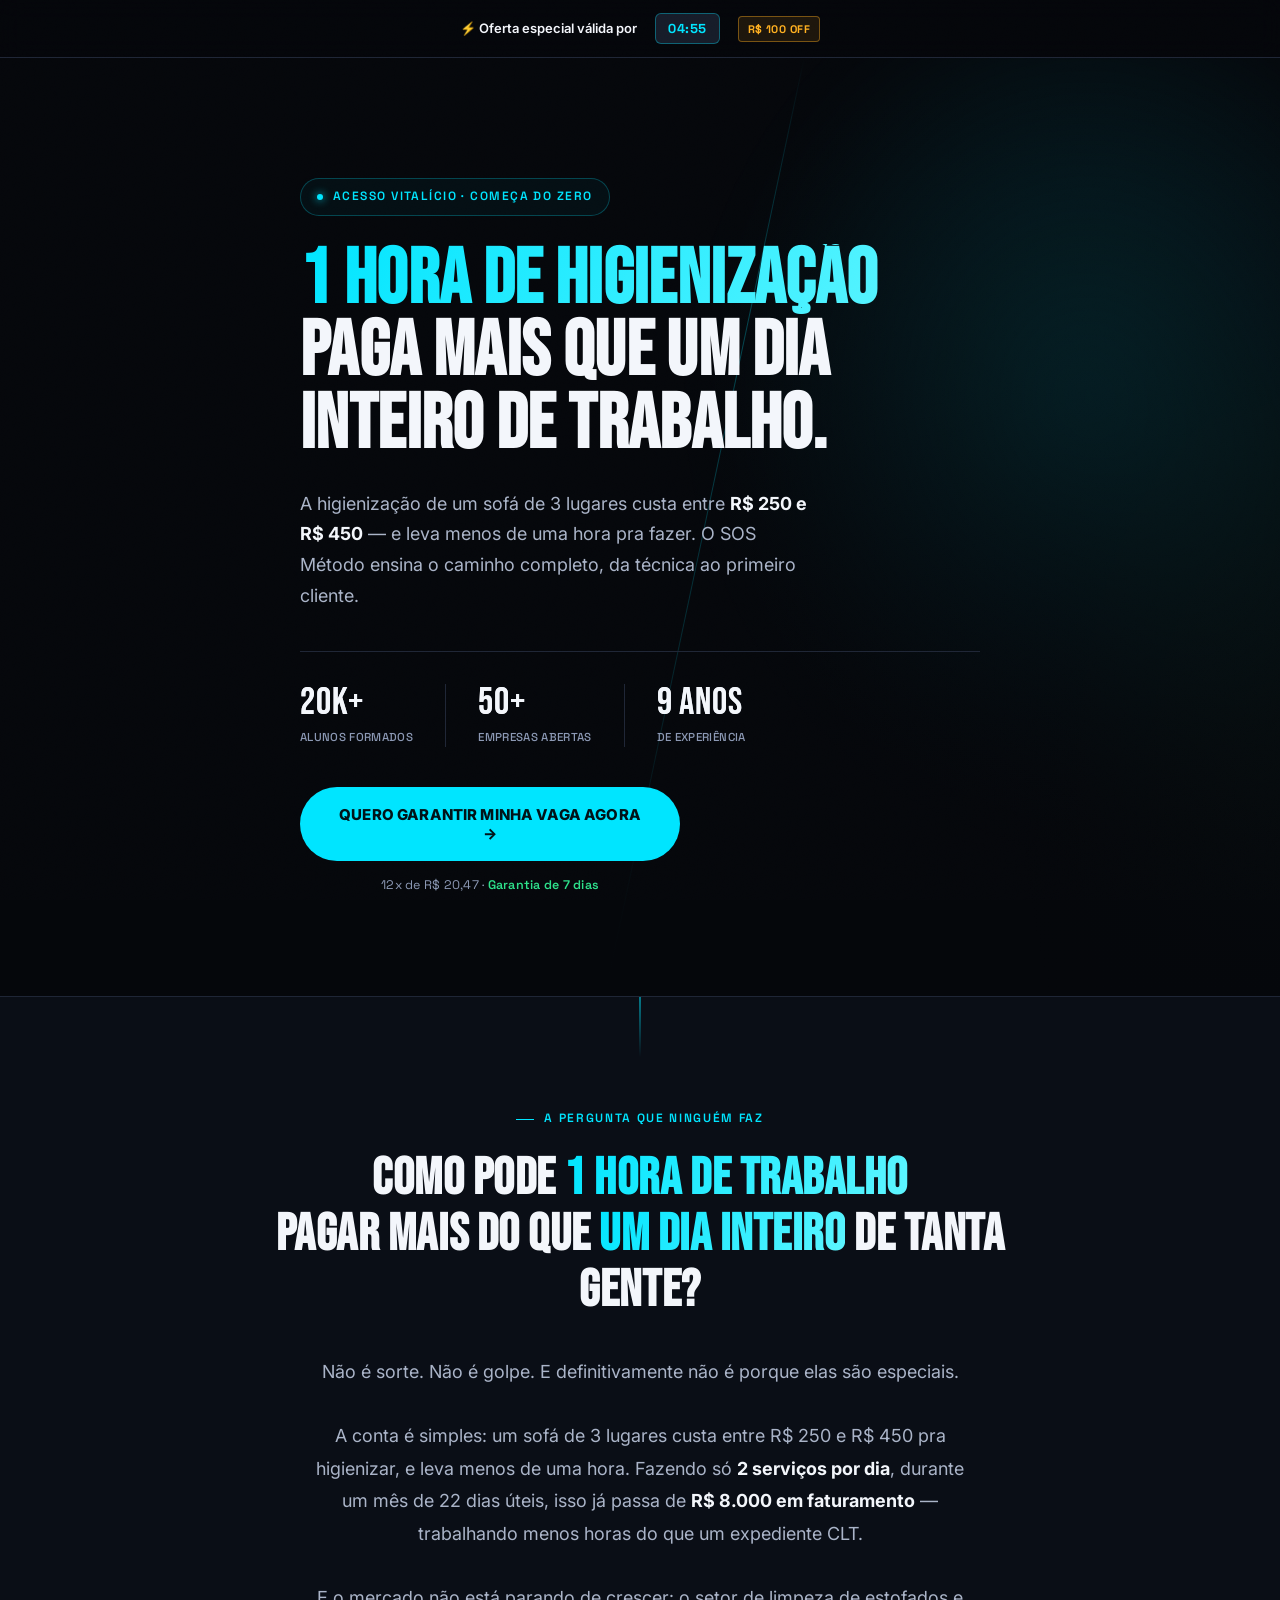
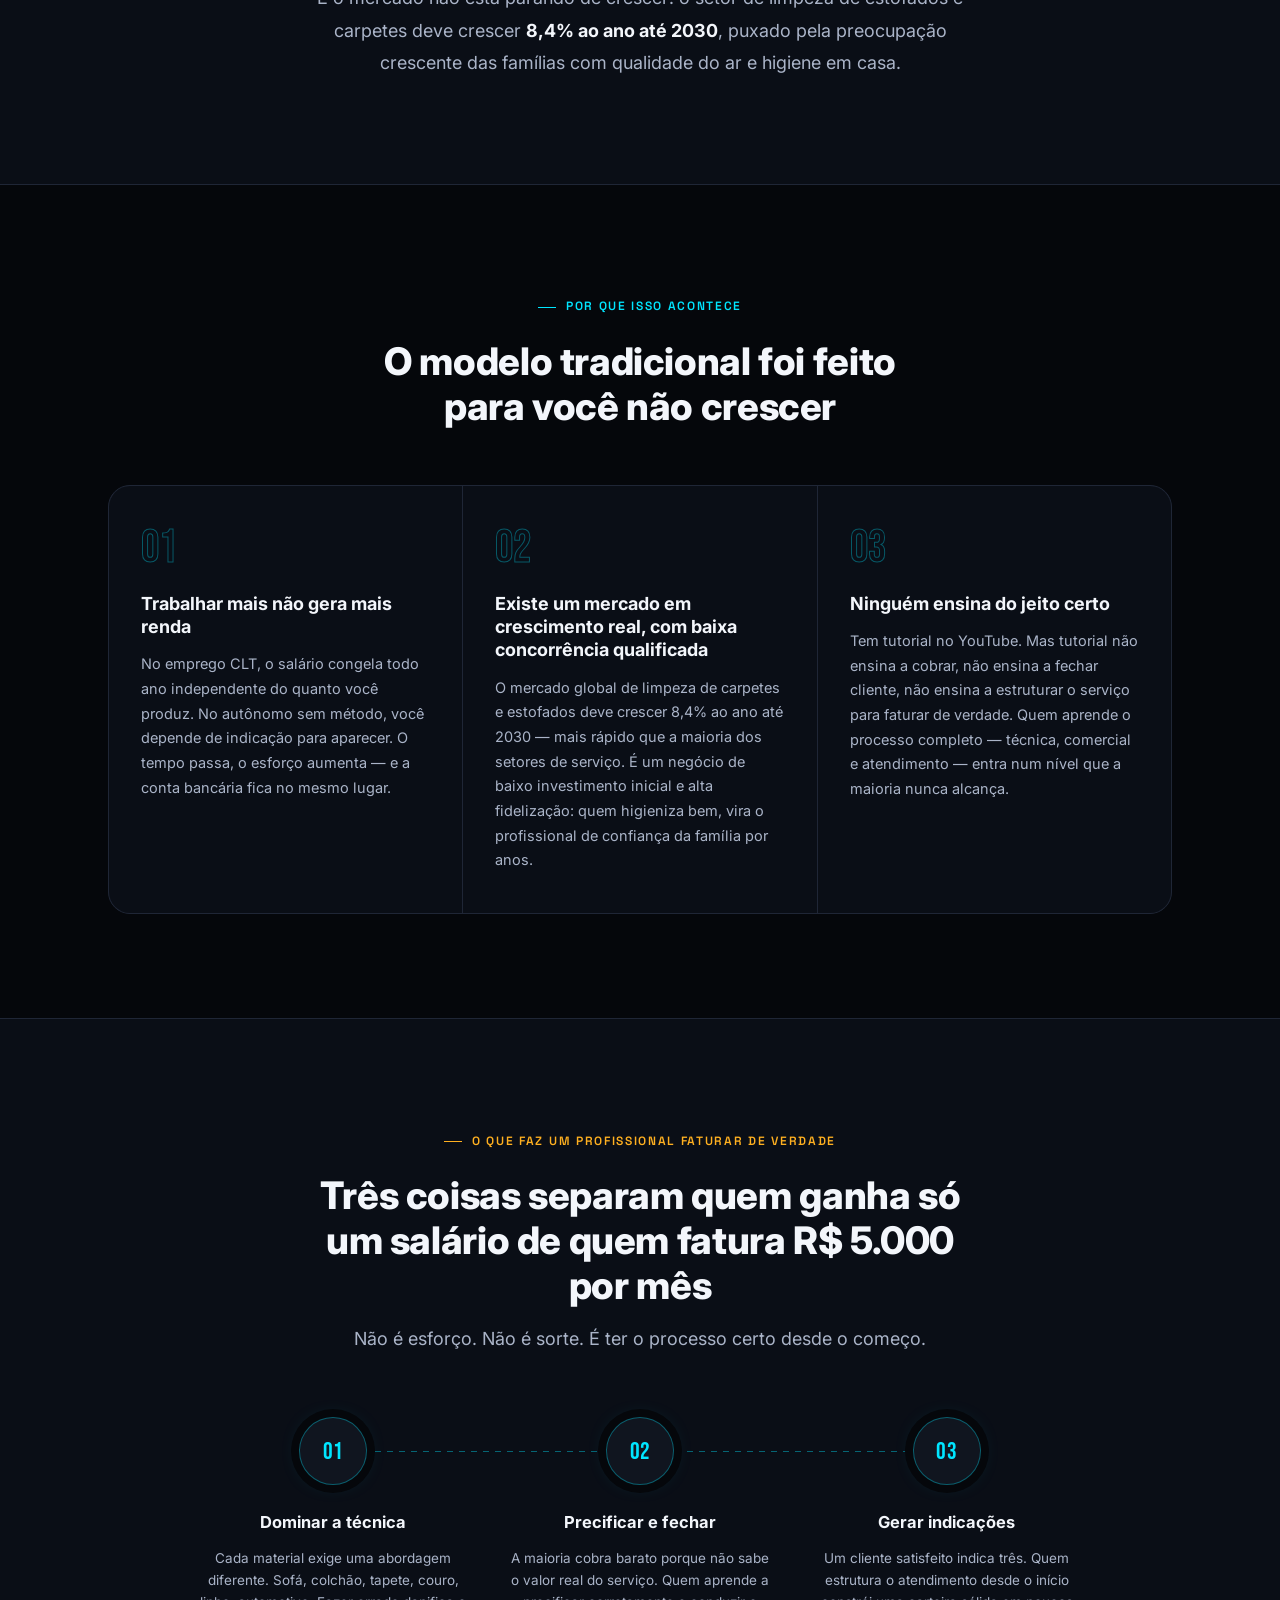
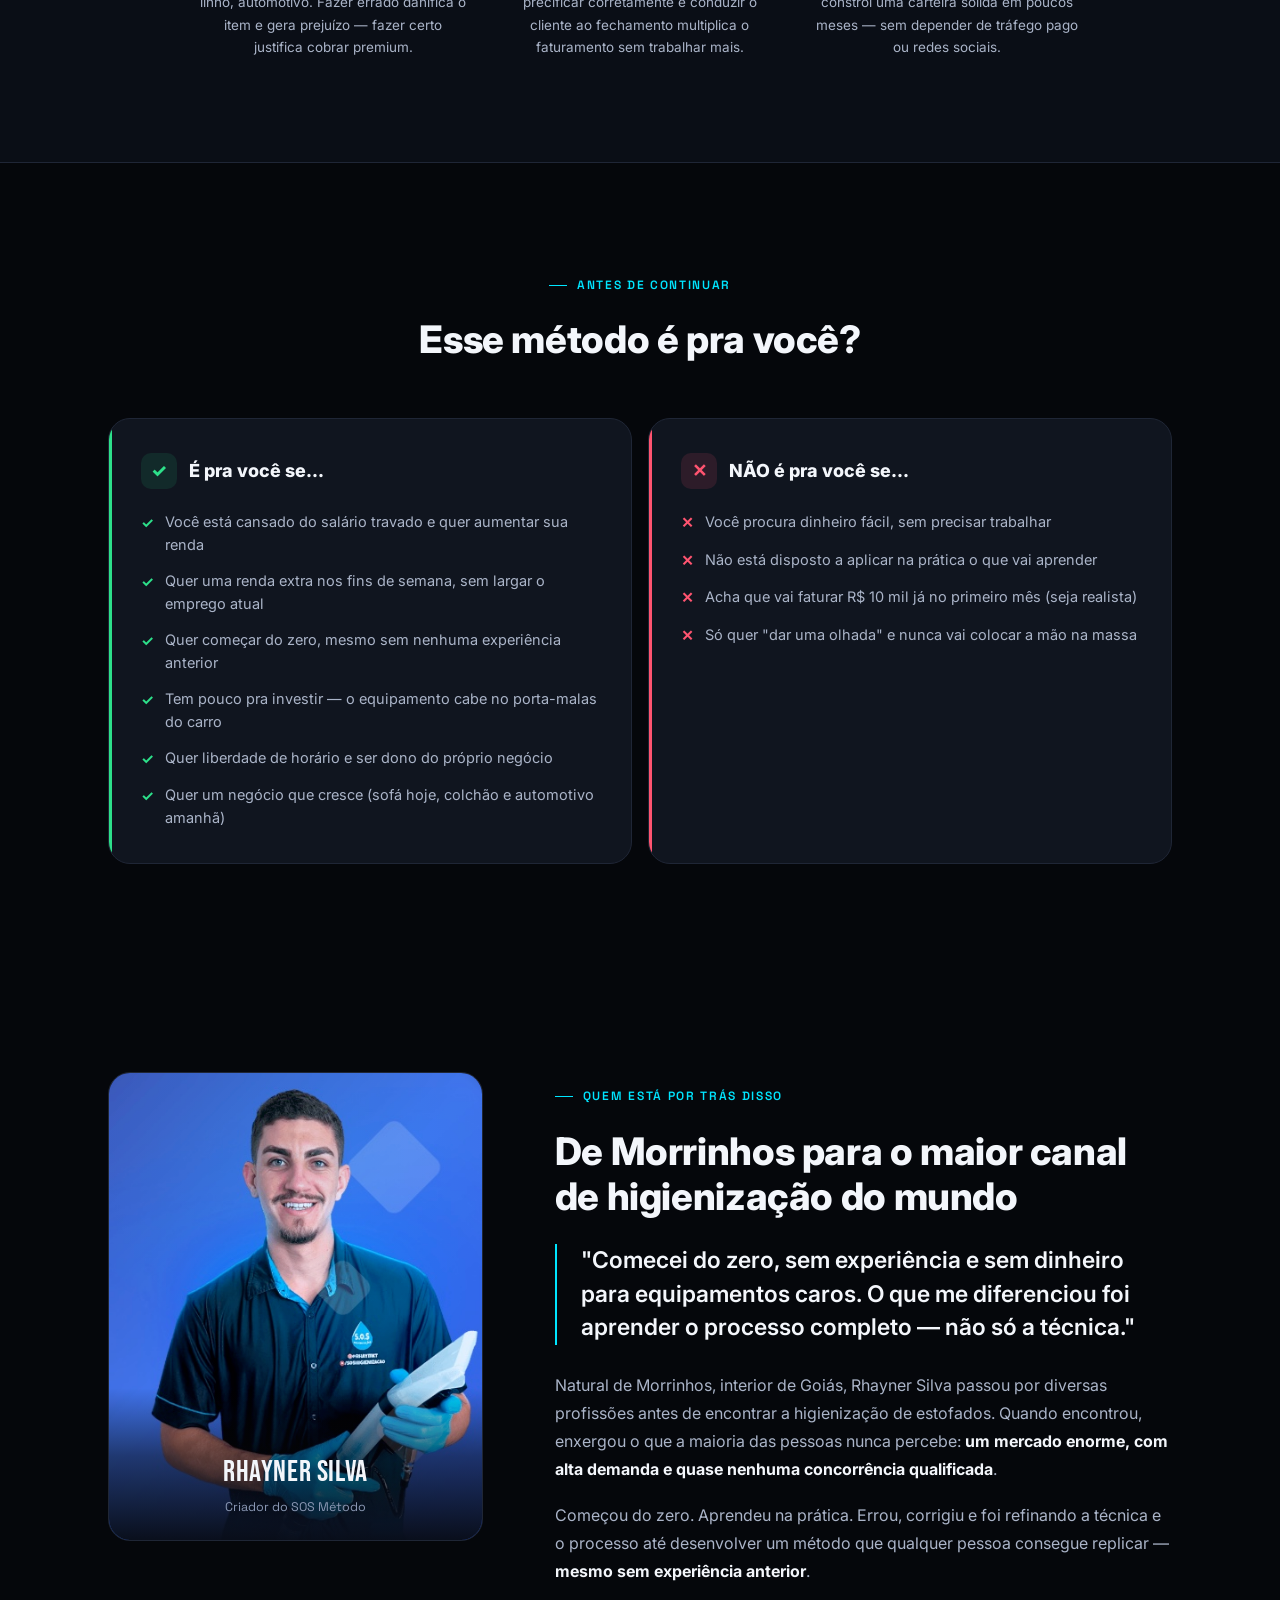
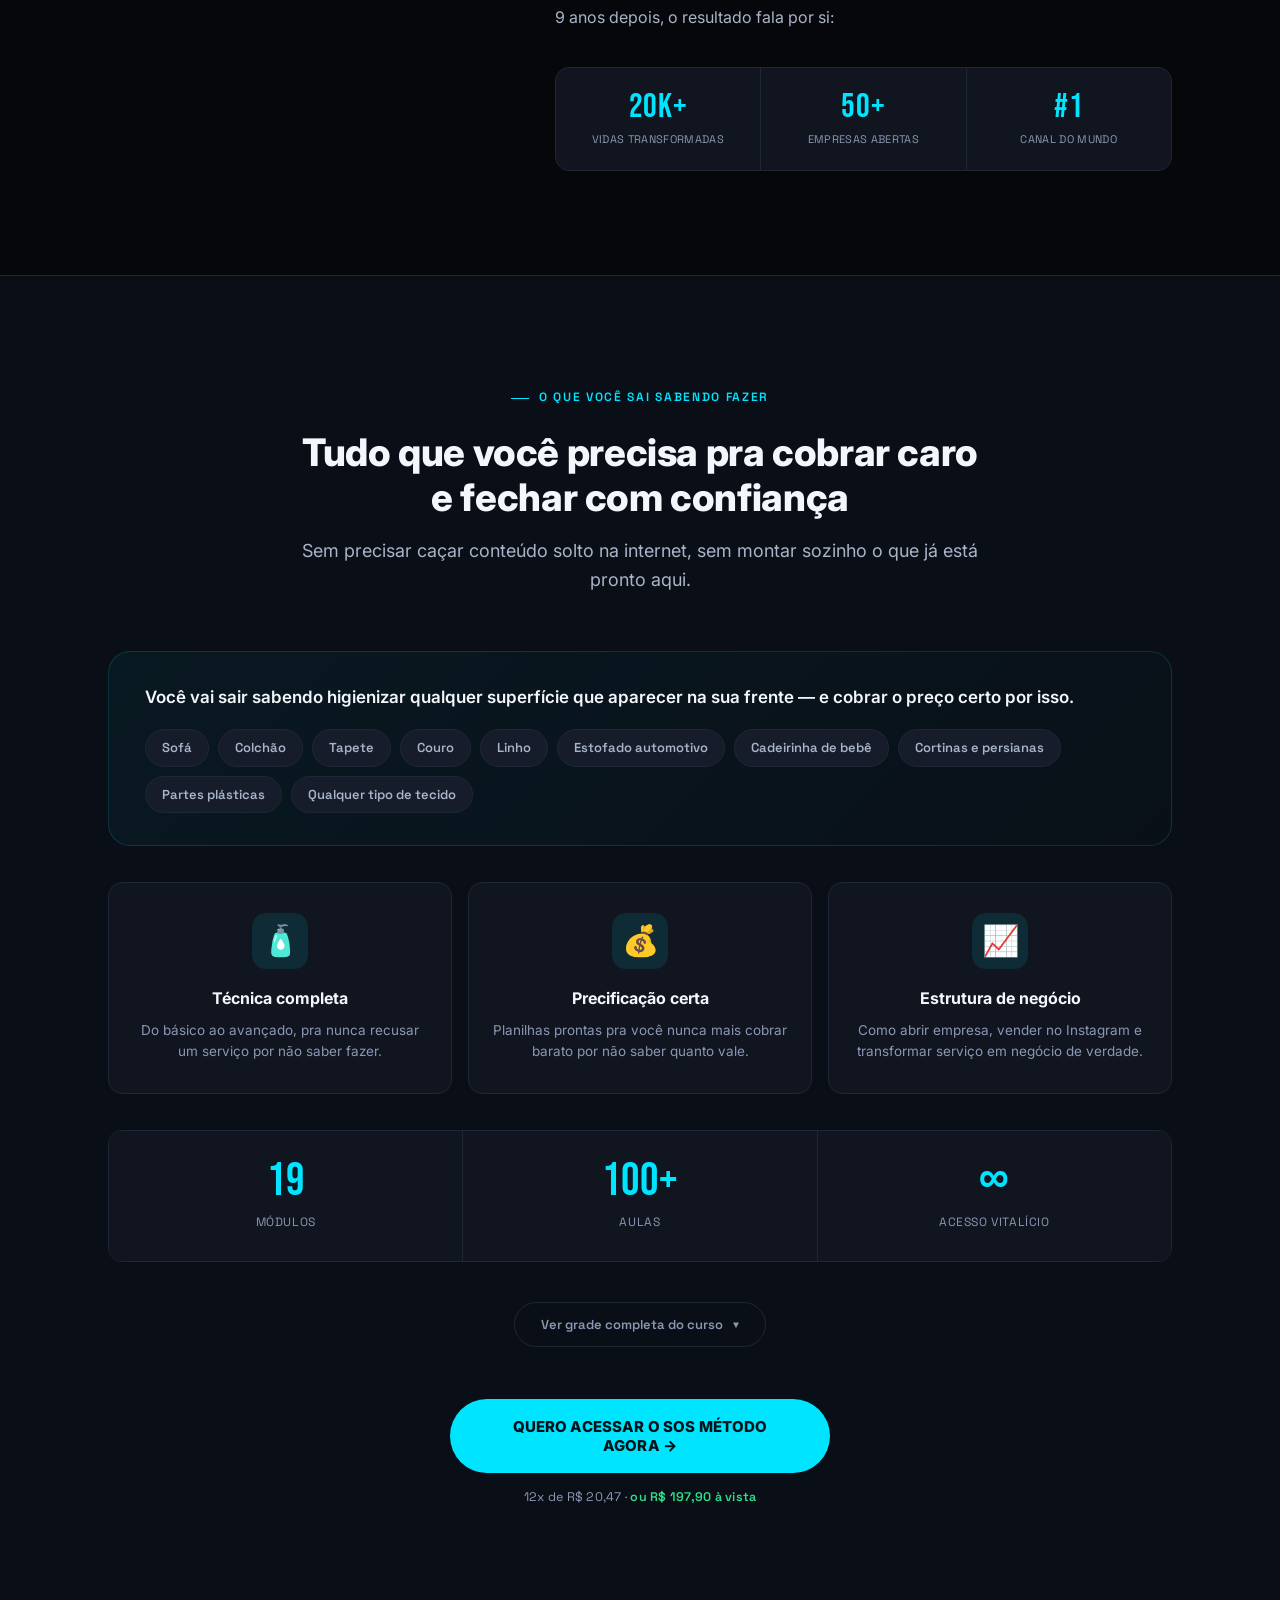
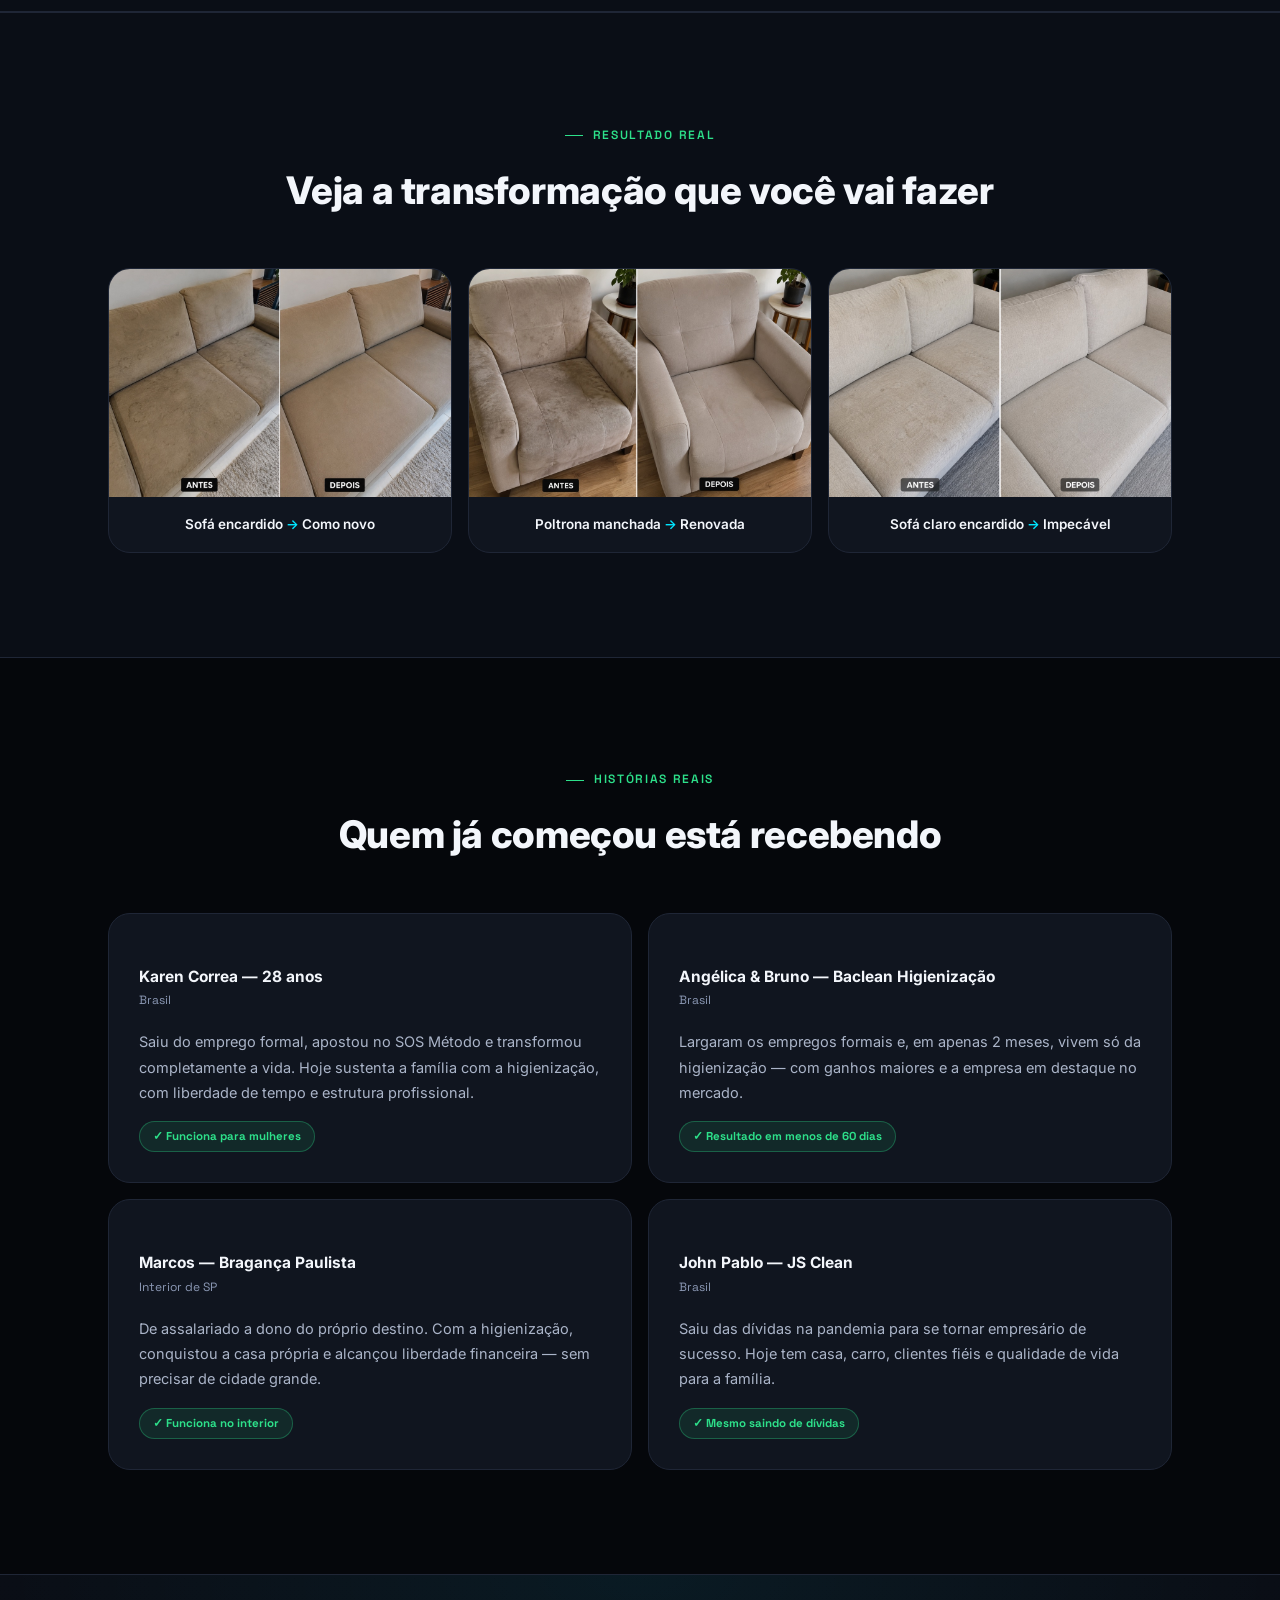
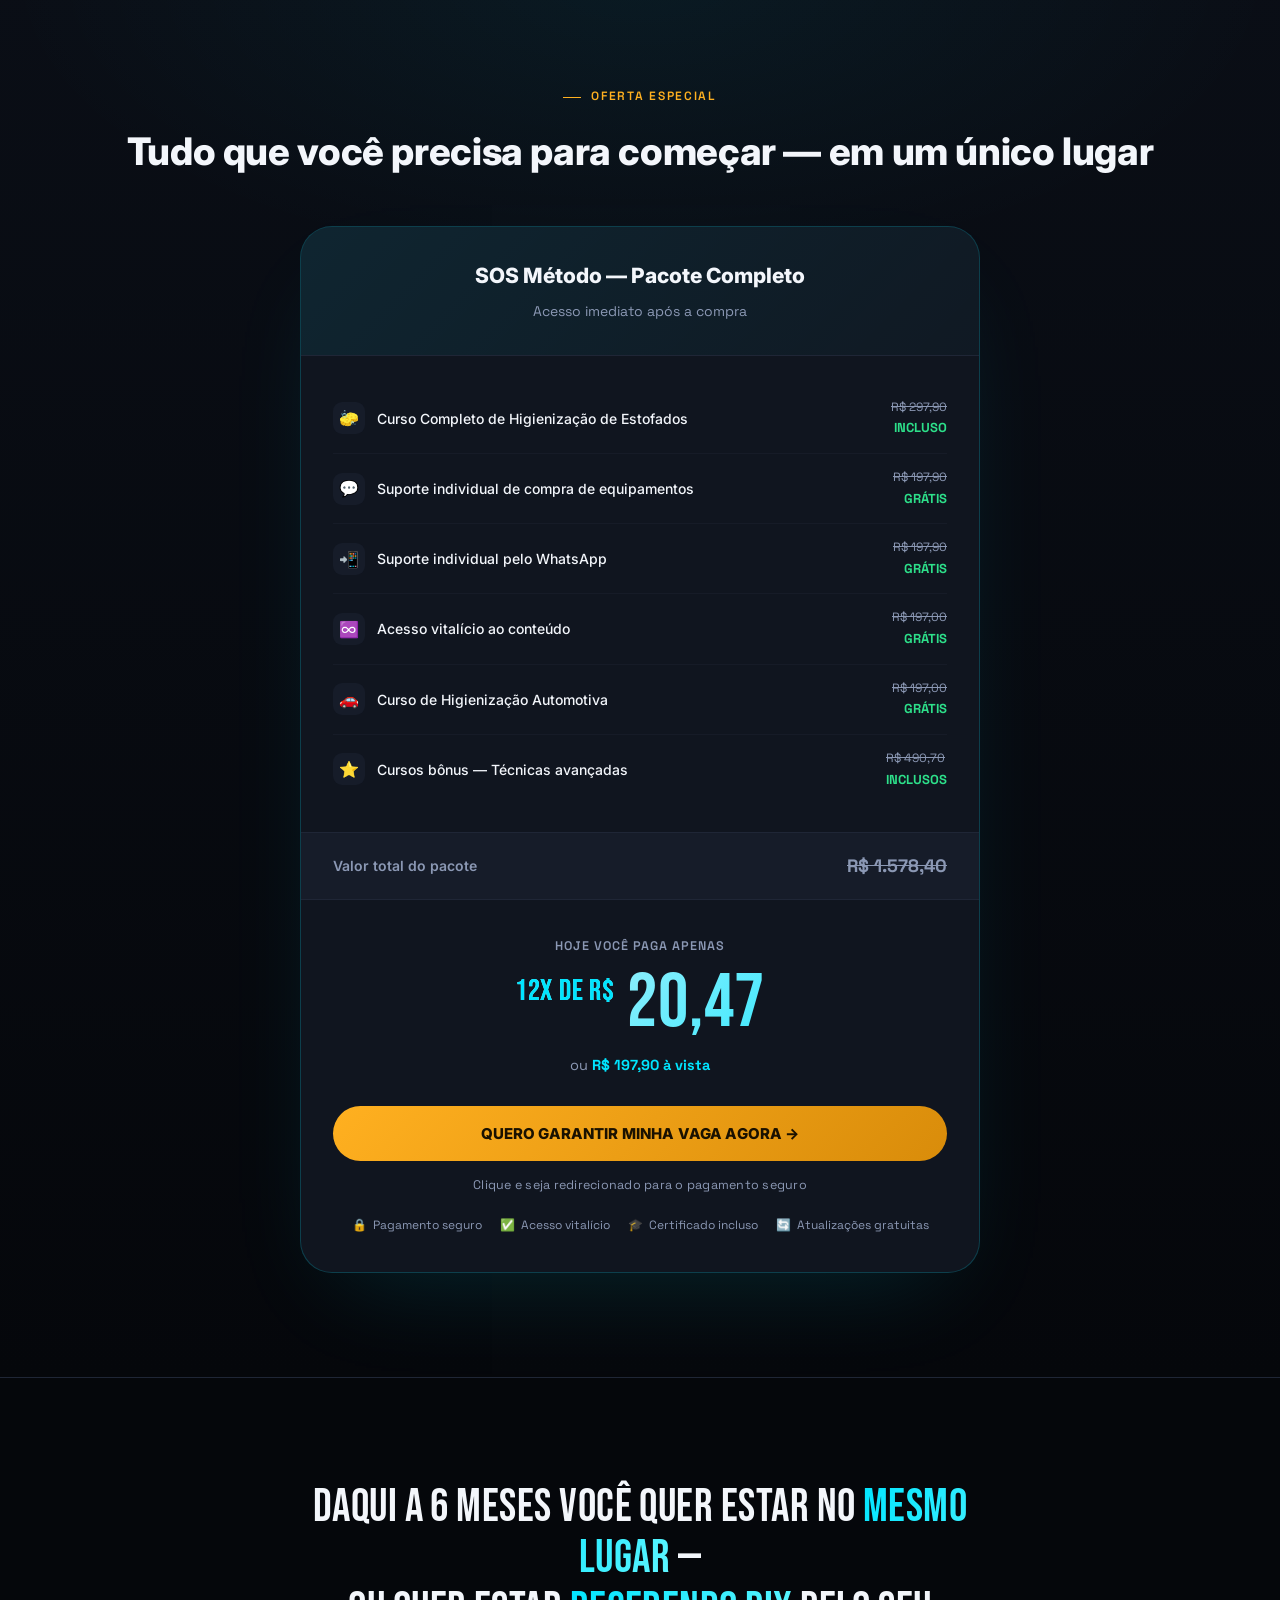
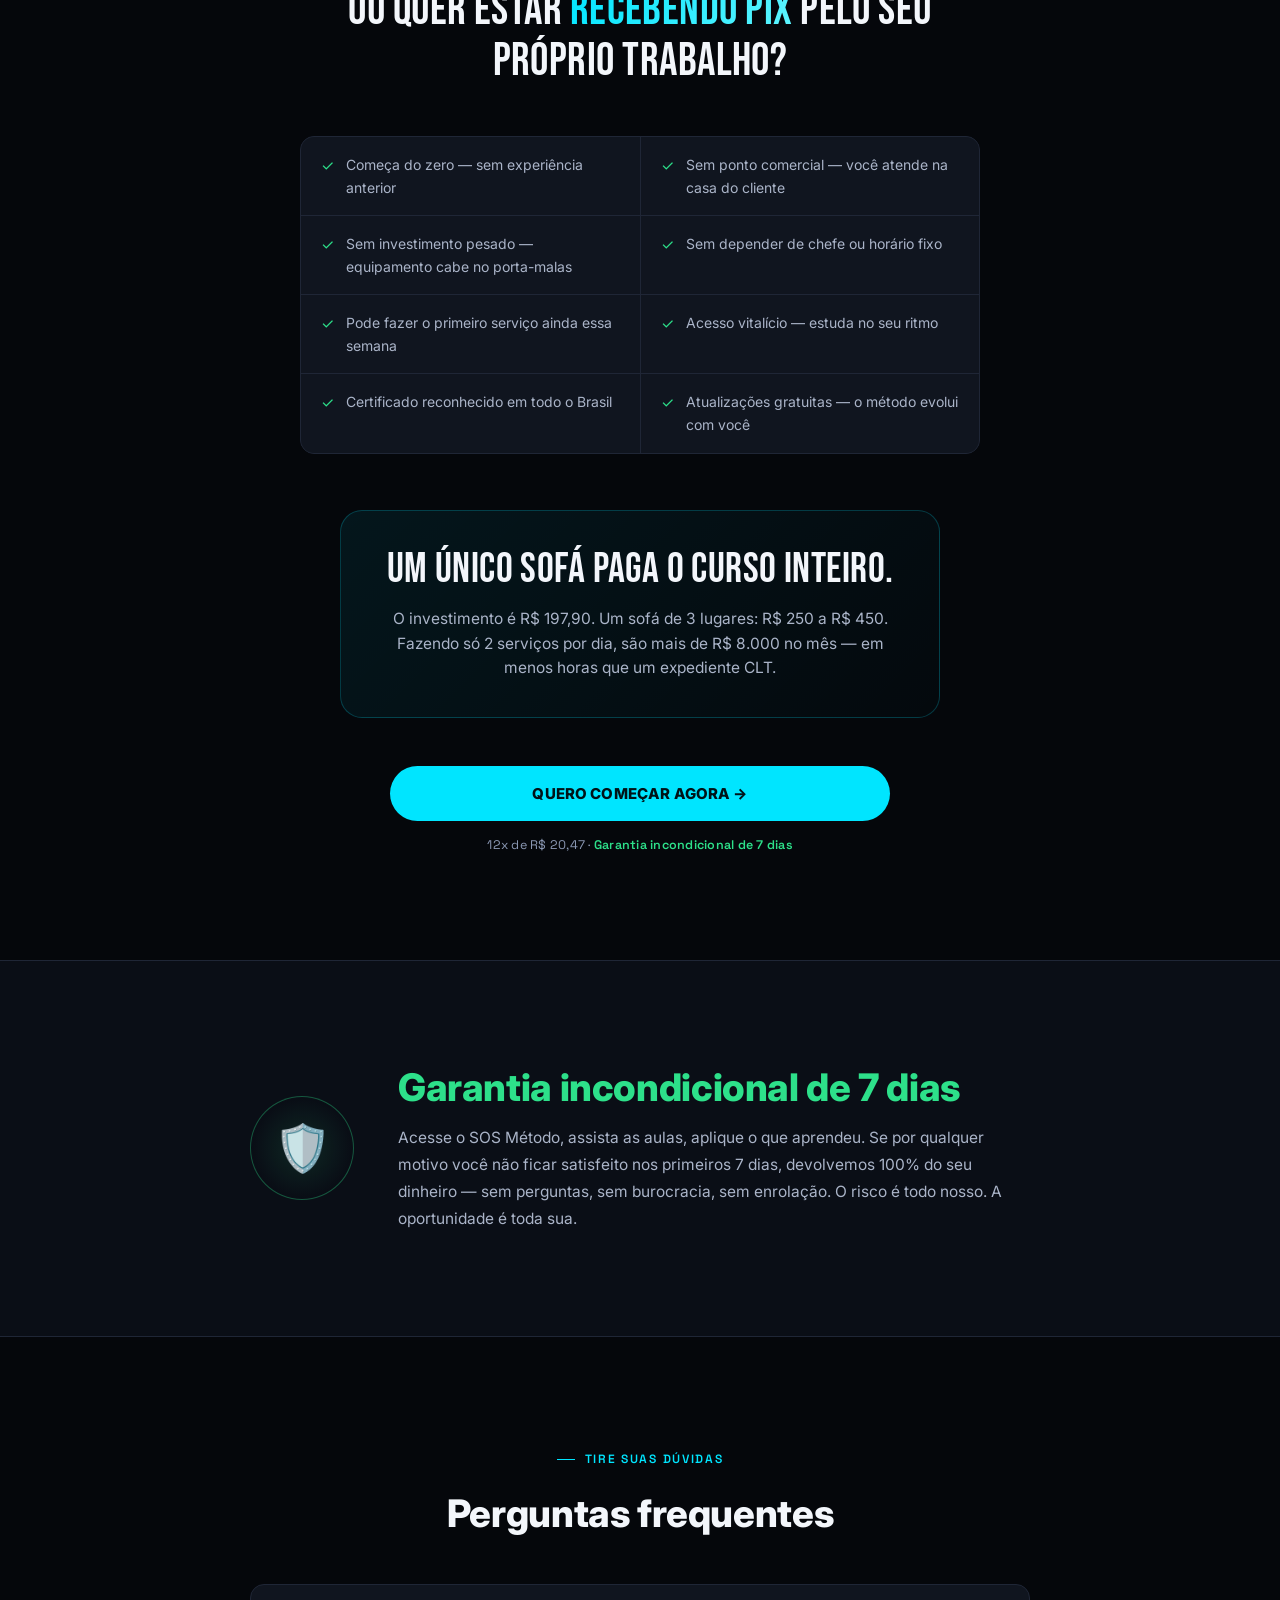
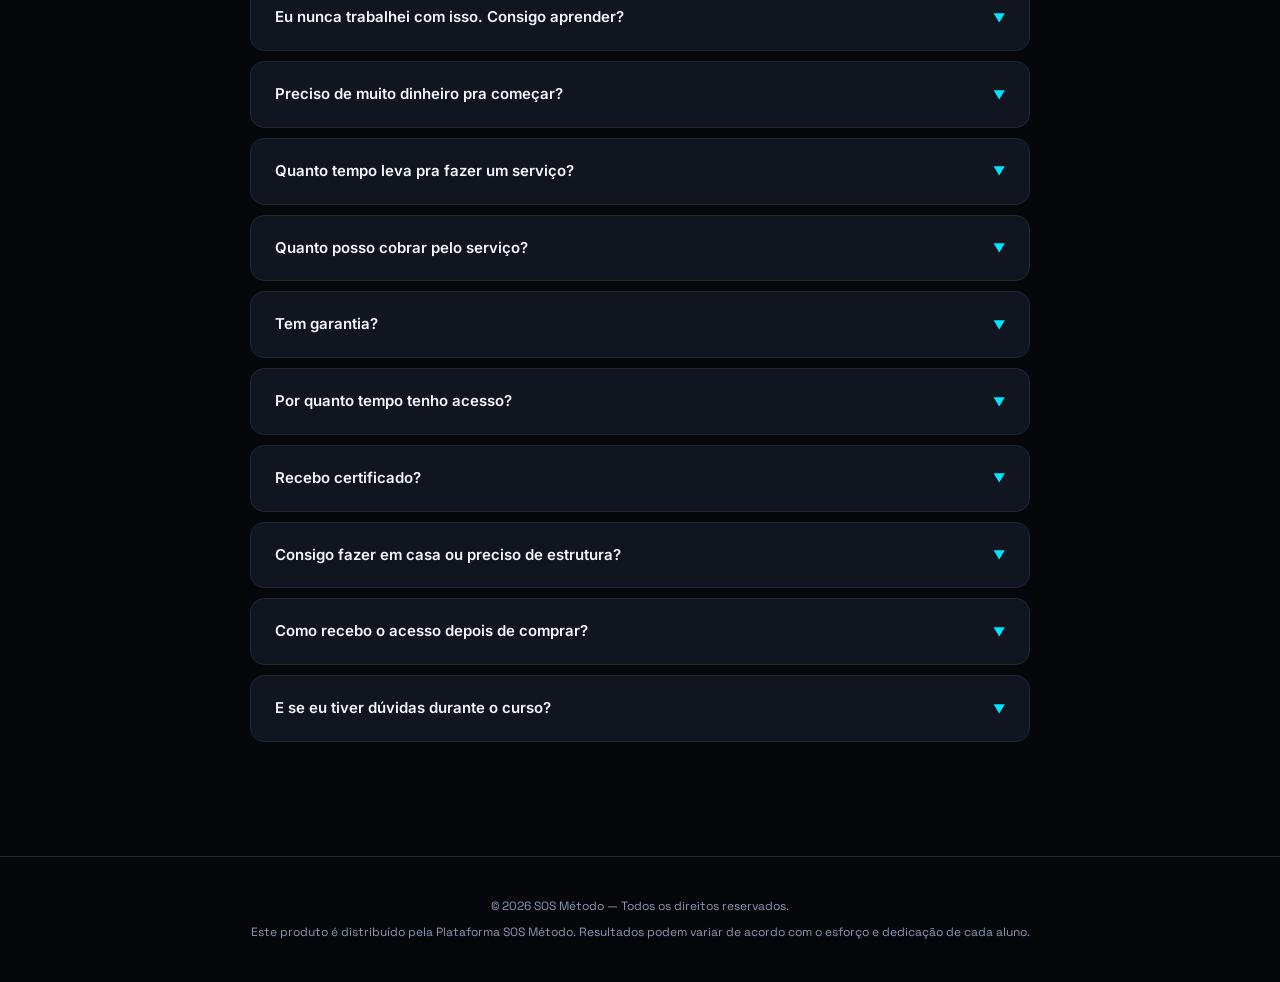
<file: index.html>
<!DOCTYPE html>
<html lang="pt-BR">
<head>
<meta charset="UTF-8">
<meta name="viewport" content="width=device-width, initial-scale=1.0">
<title>SOS Método — De um sofá sujo a R$ 250 no bolso</title>
<meta name="description" content="Aprenda a higienizar sofás, colchões e estofados e fature de R$ 250 a R$ 450 por serviço — mesmo começando do zero. Método completo, do equipamento ao primeiro cliente, com acesso vitalício.">
<!-- Meta Pixel Code -->
<script>
!function(f,b,e,v,n,t,s)
{if(f.fbq)return;n=f.fbq=function(){n.callMethod?
n.callMethod.apply(n,arguments):n.queue.push(arguments)};
if(!f._fbq)f._fbq=n;n.push=n;n.loaded=!0;n.version='2.0';
n.queue=[];t=b.createElement(e);t.async=!0;
t.src=v;s=b.getElementsByTagName(e)[0];
s.parentNode.insertBefore(t,s)}(window, document,'script',
'https://connect.facebook.net/en_US/fbevents.js');
fbq('init', '424747819483688');
fbq('track', 'PageView');
</script>
<noscript><img height="1" width="1" style="display:none"
src="https://www.facebook.com/tr?id=424747819483688&ev=PageView&noscript=1"
/></noscript>
<!-- End Meta Pixel Code -->
<link rel="preconnect" href="https://fonts.googleapis.com">
<link rel="preconnect" href="https://fonts.gstatic.com" crossorigin>
<link rel="preload" as="image" href="bg-mobile.jpg" media="(max-width:768px)" fetchpriority="high">
<link rel="preload" as="style" href="https://fonts.googleapis.com/css2?family=Bebas+Neue&family=Space+Grotesk:wght@400;500;600;700&family=Inter:wght@400;500;600;700;800;900&display=swap" onload="this.onload=null;this.rel='stylesheet'">
<noscript><link rel="stylesheet" href="https://fonts.googleapis.com/css2?family=Bebas+Neue&family=Space+Grotesk:wght@400;500;600;700&family=Inter:wght@400;500;600;700;800;900&display=swap"></noscript>
<style>
/* ═══════════════════════════════════════════════════════
   DESIGN SYSTEM — SOS Método
═══════════════════════════════════════════════════════ */
:root{
  --void:      #05070b;
  --ink:       #0a0e16;
  --ink2:      #10151f;
  --ink3:      #161c29;
  --line:      #1f2636;
  --line-soft: #161b27;
  --text:      #aab4c8;
  --text-dim:  #8b98b4;
  --white:     #f3f6fb;
  --aqua:      #00e5ff;
  --aqua-deep: #00a8c4;
  --aqua-dim:  rgba(0,229,255,.10);
  --aqua-glow: rgba(0,229,255,.35);
  --gold:      #ffb020;
  --gold-deep: #d98c0a;
  --gold-dim:  rgba(255,176,32,.10);
  --green:     #2de08a;
  --green-dim: rgba(45,224,138,.10);
  --r-sm: 8px;
  --r-md: 14px;
  --r-lg: 22px;
  --r-xl: 32px;
  --ease: cubic-bezier(.16,1,.3,1);
}

*,*::before,*::after{box-sizing:border-box;margin:0;padding:0}
html{scroll-behavior:smooth;overflow-x:hidden}
body{
  background:var(--void);
  color:var(--text);
  font-family:'Inter',sans-serif;
  font-size:16px;
  line-height:1.65;
  -webkit-font-smoothing:antialiased;
  overflow-x:hidden;
  max-width:100%;
  position:relative;
}
img{max-width:100%;display:block}
a{color:inherit;text-decoration:none}
::selection{background:var(--aqua);color:#000}

body::before{
  content:'';
  position:fixed;inset:0;
  pointer-events:none;
  z-index:999;
  opacity:.035;
  background-image:url("data:image/svg+xml,%3Csvg xmlns='http://www.w3.org/2000/svg' width='120' height='120'%3E%3Cfilter id='n'%3E%3CfeTurbulence type='fractalNoise' baseFrequency='0.9' numOctaves='2' stitchTiles='stitch'/%3E%3C/filter%3E%3Crect width='100%25' height='100%25' filter='url(%23n)'/%3E%3C/svg%3E");
  mix-blend-mode:overlay;
}

.display{font-family:'Bebas Neue',sans-serif;letter-spacing:.01em;line-height:.96;color:var(--white)}
.mono{font-family:'Space Grotesk',monospace;letter-spacing:.02em}
h2{font-size:clamp(26px,3.4vw,38px);font-weight:800;color:var(--white);line-height:1.18;letter-spacing:-.01em}
p{color:var(--text)}
strong{color:var(--white);font-weight:700}

.wrap{max-width:1120px;margin:0 auto;padding:0 28px}
.wrap-sm{max-width:760px;margin:0 auto;padding:0 28px}
.center{text-align:center}
section{padding:104px 0;position:relative}

.eyebrow{
  display:inline-flex;align-items:center;gap:10px;
  font-family:'Space Grotesk',monospace;
  font-size:12px;font-weight:600;letter-spacing:.14em;
  text-transform:uppercase;color:var(--aqua);margin-bottom:22px;
}
.eyebrow::before{content:'';width:18px;height:1px;background:var(--aqua)}
.eyebrow.gold{color:var(--gold)}
.eyebrow.gold::before{background:var(--gold)}
.eyebrow.green{color:var(--green)}
.eyebrow.green::before{background:var(--green)}

.btn{
  position:relative;
  display:inline-flex;align-items:center;justify-content:center;gap:10px;
  background:var(--aqua);
  color:#001318;font-weight:800;font-size:15px;
  padding:18px 36px;border-radius:100px;
  border:none;cursor:pointer;
  transition:transform .25s var(--ease), box-shadow .25s var(--ease);
  width:100%;letter-spacing:.01em;font-family:'Inter',sans-serif;
  box-shadow:0 0 0 0 rgba(0,229,255,0);
}
.btn::after{
  content:'';position:absolute;inset:-2px;border-radius:100px;
  background:linear-gradient(135deg,var(--aqua),var(--green));
  opacity:0;z-index:-1;transition:opacity .3s;
}
.btn:hover{transform:translateY(-2px);box-shadow:0 8px 32px rgba(0,229,255,.35)}
.btn:hover::after{opacity:.5}
.btn.gold{background:linear-gradient(135deg,var(--gold),var(--gold-deep));color:#1a1100}
.btn.gold:hover{box-shadow:0 8px 32px rgba(255,176,32,.4)}

.btn-sub{text-align:center;margin-top:14px;font-size:12.5px;color:var(--text-dim);font-family:'Space Grotesk',monospace;letter-spacing:.02em}
.btn-sub span{color:var(--green);font-weight:600}

.reveal{opacity:0;transform:translateY(32px);transition:opacity .8s var(--ease), transform .8s var(--ease)}
.reveal.visible{opacity:1;transform:translateY(0)}
.reveal-stagger.visible{transition-delay:var(--d,0s)}
@media (prefers-reduced-motion: reduce){.reveal{opacity:1;transform:none;transition:none}}

/* TOPBAR */
#topbar{
  border-bottom:1px solid var(--line);
  padding:13px 24px;
  display:flex;align-items:center;justify-content:center;gap:18px;
  font-size:13px;font-weight:600;color:var(--white);
  position:sticky;top:0;z-index:100;
  backdrop-filter:blur(12px);
  background:rgba(5,7,11,.85);
}
#topbar .timer{
  font-family:'Space Grotesk',monospace;
  background:var(--ink3);border:1px solid var(--aqua-glow);color:var(--aqua);
  font-weight:700;padding:4px 12px;border-radius:6px;
  font-size:13px;font-variant-numeric:tabular-nums;letter-spacing:.04em;
}
#topbar .tag-off{
  font-family:'Space Grotesk',monospace;
  background:var(--gold-dim);border:1px solid rgba(255,176,32,.4);color:var(--gold);
  font-size:11px;font-weight:700;padding:3px 9px;border-radius:4px;letter-spacing:.04em;
}

/* HERO */
#hero{position:relative;overflow:hidden;padding:120px 0 100px;min-height:92vh;display:flex;align-items:center}
.hero-sweep{
  position:absolute;top:-20%;right:-15%;width:75%;height:140%;
  background:
    radial-gradient(ellipse 60% 50% at 60% 40%, rgba(0,229,255,.16) 0%, transparent 65%),
    radial-gradient(ellipse 40% 60% at 80% 70%, rgba(45,224,138,.08) 0%, transparent 60%);
  filter:blur(40px);pointer-events:none;
  animation:sweepDrift 18s ease-in-out infinite alternate;
}
@keyframes sweepDrift{0%{transform:translate(0,0) scale(1)}100%{transform:translate(-3%,2%) scale(1.05)}}
.hero-sweep-line{
  position:absolute;top:0;left:55%;width:1px;height:100%;
  background:linear-gradient(180deg,transparent,rgba(0,229,255,.4) 30%,rgba(0,229,255,.4) 70%,transparent);
  transform:skewX(-12deg);pointer-events:none;
}
#hero::before{content:'';position:absolute;inset:0;background:linear-gradient(180deg,transparent 0%,var(--void) 100%);pointer-events:none;z-index:1}
.hero-grid{display:grid;grid-template-columns:1fr;max-width:680px;gap:0;position:relative;z-index:2}
.hero-kicker{
  display:inline-flex;align-items:center;gap:10px;
  font-family:'Space Grotesk',monospace;
  font-size:12px;font-weight:600;letter-spacing:.12em;text-transform:uppercase;
  color:var(--aqua);margin-bottom:28px;padding:8px 16px;
  border:1px solid rgba(0,229,255,.25);border-radius:100px;background:rgba(0,229,255,.04);width:fit-content;
}
.hero-kicker .dot{width:6px;height:6px;background:var(--aqua);border-radius:50%;box-shadow:0 0 8px var(--aqua);animation:pulse 2s ease-in-out infinite}
@keyframes pulse{0%,100%{opacity:1;transform:scale(1)}50%{opacity:.4;transform:scale(.7)}}
.hero-headline{font-family:'Bebas Neue',sans-serif;font-size:clamp(48px,6vw,80px);letter-spacing:.005em;line-height:.94;color:var(--white);margin-bottom:28px}
.hero-headline .accent{
  background:linear-gradient(120deg,var(--aqua) 0%,#5ff5ff 50%,var(--aqua) 100%);
  background-size:200% auto;-webkit-background-clip:text;background-clip:text;-webkit-text-fill-color:transparent;
  animation:shineText 6s linear infinite;display:block;
}
@keyframes shineText{to{background-position:200% center}}
.hero-sub{font-size:18px;line-height:1.7;color:var(--text);max-width:520px;margin-bottom:40px}
.hero-sub strong{color:var(--white)}
.hero-stats{display:flex;gap:0;margin-bottom:40px;padding-top:32px;border-top:1px solid var(--line)}
.stat-item{padding-right:32px;margin-right:32px;border-right:1px solid var(--line)}
.stat-item:last-child{border-right:none;margin-right:0;padding-right:0}
.stat-item .num{font-family:'Bebas Neue',sans-serif;font-size:38px;letter-spacing:.02em;color:var(--white);line-height:1;background:linear-gradient(135deg,var(--white),var(--text));-webkit-background-clip:text;background-clip:text}
.stat-item .lbl{font-family:'Space Grotesk',monospace;font-size:11.5px;color:var(--text-dim);font-weight:500;margin-top:6px;letter-spacing:.03em;text-transform:uppercase}
.hero-cta-wrap{max-width:380px}

/* PARADOX */
#paradox{background:var(--ink);border-top:1px solid var(--line);border-bottom:1px solid var(--line);position:relative}
#paradox::before{content:'';position:absolute;top:0;left:50%;transform:translateX(-50%);width:1px;height:60px;background:linear-gradient(180deg,var(--aqua),transparent)}
.paradox-inner{max-width:820px;margin:0 auto;padding:0 28px;text-align:center}
.paradox-question{font-family:'Bebas Neue',sans-serif;font-size:clamp(30px,4.4vw,52px);letter-spacing:.01em;line-height:1.08;color:var(--white);margin-bottom:36px}
.paradox-question em{font-style:normal;background:linear-gradient(120deg,var(--aqua),#5ff5ff);-webkit-background-clip:text;background-clip:text;-webkit-text-fill-color:transparent}
.paradox-body{font-size:18px;line-height:1.8;color:var(--text);max-width:660px;margin:0 auto}
.paradox-body strong{color:var(--white)}

/* TESE */
#tese{background:var(--void)}
#tese .tese-grid{display:grid;grid-template-columns:1fr 1fr 1fr;gap:1px;margin-top:56px;background:var(--line);border-radius:var(--r-lg);overflow:hidden;border:1px solid var(--line)}
.tese-card{background:var(--ink);padding:40px 32px;position:relative;transition:background .3s}
.tese-card:hover{background:var(--ink2)}
.tese-card .tnum{font-family:'Bebas Neue',sans-serif;font-size:46px;color:transparent;-webkit-text-stroke:1px rgba(0,229,255,.35);line-height:1;margin-bottom:20px;display:block}
.tese-card h3{margin:0 0 14px;font-size:18px;color:var(--white);font-weight:700;line-height:1.3}
.tese-card p{font-size:14.5px;line-height:1.7}

/* MECANISMO */
#mecanismo{background:var(--ink);border-top:1px solid var(--line);border-bottom:1px solid var(--line);position:relative}
.mec-intro{max-width:680px;margin:0 auto 64px;text-align:center}
.mec-intro p{font-size:18px;margin-top:16px}
.mec-steps{display:grid;grid-template-columns:1fr 1fr 1fr;gap:0;max-width:920px;margin:0 auto;position:relative}
.mec-steps::before{content:'';position:absolute;top:34px;left:calc(16.6% + 18px);right:calc(16.6% + 18px);height:1px;background:repeating-linear-gradient(90deg,var(--aqua) 0 6px,transparent 6px 12px);opacity:.4;z-index:0}
.mec-step{text-align:center;padding:0 20px;position:relative;z-index:1}
.mec-step-circle{
  width:68px;height:68px;border-radius:50%;background:var(--ink2);border:1px solid var(--aqua-glow);
  display:flex;align-items:center;justify-content:center;margin:0 auto 24px;
  font-family:'Bebas Neue',sans-serif;font-size:24px;color:var(--aqua);letter-spacing:.02em;
  box-shadow:0 0 0 8px var(--void), 0 0 24px -8px var(--aqua-glow);transition:transform .3s var(--ease), box-shadow .3s;
}
.mec-step:hover .mec-step-circle{transform:scale(1.08);box-shadow:0 0 0 8px var(--void), 0 0 32px -4px var(--aqua-glow)}
.mec-step h3{font-size:16.5px;margin-bottom:10px;color:var(--white);font-weight:700}
.mec-step p{font-size:13.5px;line-height:1.65}

/* STORY */
#story{background:var(--void)}
#story .story-grid{display:grid;grid-template-columns:.85fr 1.4fr;gap:72px;align-items:start}
.story-avatar{position:relative;background:linear-gradient(165deg,var(--ink2),var(--ink));border:1px solid var(--line);border-radius:var(--r-lg);overflow:hidden;aspect-ratio:4/5;display:flex;align-items:center;justify-content:center;flex-direction:column;gap:18px}
.story-avatar::before{content:'';position:absolute;inset:0;background:radial-gradient(ellipse 80% 60% at 50% 20%,rgba(0,229,255,.1),transparent 70%);z-index:1;pointer-events:none}
.story-photo{position:absolute;inset:0;width:100%;height:100%;object-fit:cover;object-position:center top;z-index:0}
.story-avatar-caption{position:absolute;left:0;right:0;bottom:0;z-index:2;padding:60px 20px 22px;text-align:center;background:linear-gradient(180deg,transparent,rgba(5,7,11,.55) 45%,rgba(5,7,11,.92))}
.story-avatar-icon{font-size:80px;position:relative;filter:drop-shadow(0 8px 24px rgba(0,229,255,.25))}
.story-avatar-name{font-family:'Bebas Neue',sans-serif;font-size:30px;letter-spacing:.02em;color:var(--white);position:relative}
.story-avatar-role{font-size:12.5px;color:var(--text-dim);text-align:center;padding:0 20px;position:relative;font-family:'Space Grotesk',monospace}
.story-content{padding-top:6px}
.story-content .quote{font-size:23px;font-weight:600;color:var(--white);line-height:1.45;margin:26px 0;padding-left:24px;border-left:2px solid var(--aqua);font-family:'Inter',sans-serif}
.story-content p{font-size:16px;margin-bottom:18px;line-height:1.75}
.story-numbers{display:grid;grid-template-columns:1fr 1fr 1fr;gap:1px;margin-top:36px;background:var(--line);border-radius:var(--r-md);overflow:hidden;border:1px solid var(--line)}
.story-num{background:var(--ink2);padding:22px 16px;text-align:center}
.story-num .n{font-family:'Bebas Neue',sans-serif;font-size:34px;letter-spacing:.02em;color:var(--aqua);line-height:1}
.story-num .l{font-size:11px;color:var(--text-dim);margin-top:6px;font-family:'Space Grotesk',monospace;text-transform:uppercase;letter-spacing:.03em}

/* PRODUTO */
#produto{background:var(--ink);border-top:1px solid var(--line);border-bottom:1px solid var(--line)}
.produto-header{text-align:center;max-width:700px;margin:0 auto 56px}
.produto-header p{font-size:18px;margin-top:16px}
.cobertura-box{background:linear-gradient(135deg,rgba(0,229,255,.05),rgba(0,229,255,.01));border:1px solid rgba(0,229,255,.16);border-radius:var(--r-lg);padding:32px 36px;margin-bottom:36px}
.cobertura-box .lead{font-size:17px;color:var(--white);font-weight:600;margin-bottom:18px;line-height:1.6}
.cobertura-tags{display:flex;flex-wrap:wrap;gap:9px}
.cobertura-tag{background:var(--ink3);border:1px solid var(--line);color:var(--text);font-size:13px;font-weight:600;padding:7px 16px;border-radius:100px;font-family:'Space Grotesk',monospace;transition:border-color .2s, color .2s}
.cobertura-tag:hover{border-color:var(--aqua);color:var(--white)}
.capacidades{display:grid;grid-template-columns:repeat(3,1fr);gap:16px;margin-bottom:36px}
.cap-card{background:var(--ink2);border:1px solid var(--line);border-radius:var(--r-md);padding:30px 24px;text-align:center;transition:border-color .25s,transform .25s}
.cap-card:hover{border-color:rgba(0,229,255,.35);transform:translateY(-3px)}
.cap-icon{font-size:30px;margin-bottom:16px;width:56px;height:56px;background:var(--aqua-dim);border-radius:14px;display:flex;align-items:center;justify-content:center;margin-inline:auto}
.cap-card h3{font-size:16px;margin-bottom:8px;color:var(--white);font-weight:700}
.cap-card p{font-size:13.5px;color:var(--text-dim);line-height:1.6}
.produto-stats{display:flex;gap:0;border:1px solid var(--line);border-radius:var(--r-md);overflow:hidden;margin-bottom:40px}
.produto-stat{flex:1;padding:28px;text-align:center;border-right:1px solid var(--line);background:var(--ink2)}
.produto-stat:last-child{border-right:none}
.produto-stat .n{font-family:'Bebas Neue',sans-serif;font-size:46px;letter-spacing:.02em;color:var(--aqua);line-height:1}
.produto-stat .l{font-size:12px;color:var(--text-dim);margin-top:8px;text-transform:uppercase;letter-spacing:.05em;font-family:'Space Grotesk',monospace}
.grade-toggle-wrap{text-align:center;margin-bottom:8px}
.grade-toggle{display:inline-flex;align-items:center;gap:10px;background:transparent;border:1px solid var(--line);color:var(--text-dim);font-family:'Space Grotesk',monospace;font-size:13px;font-weight:600;padding:13px 26px;border-radius:100px;cursor:pointer;transition:all .25s}
.grade-toggle:hover{border-color:var(--aqua);color:var(--white)}
.grade-toggle .chev{transition:transform .3s;font-size:10px}
.grade-toggle.open .chev{transform:rotate(180deg)}
.grade-panel{max-height:0;overflow:hidden;transition:max-height .5s var(--ease)}
.grade-panel.open{max-height:8000px;margin-top:28px}
.curriculum{max-width:780px;margin:0 auto}
.mod-item{background:var(--ink2);border:1px solid var(--line);border-radius:var(--r-md);margin-bottom:10px;overflow:hidden;transition:border-color .25s}
.mod-item:hover{border-color:rgba(0,229,255,.3)}
.mod-head{display:flex;align-items:center;gap:18px;padding:20px 24px;cursor:pointer;user-select:none}
.mod-head:hover{background:rgba(0,229,255,.03)}
.mod-badge{background:linear-gradient(135deg,var(--aqua),var(--aqua-deep));color:#001318;font-family:'Bebas Neue',sans-serif;font-size:15px;letter-spacing:.02em;padding:8px 14px;border-radius:8px;min-width:46px;text-align:center;flex-shrink:0}
.mod-info{flex:1;min-width:0}
.mod-title{color:var(--white);font-size:15px;font-weight:700;margin-bottom:3px}
.mod-count{color:var(--text-dim);font-size:12.5px;font-family:'Space Grotesk',monospace}
.mod-arrow{color:var(--aqua);width:30px;height:30px;border-radius:8px;background:var(--aqua-dim);display:flex;align-items:center;justify-content:center;font-size:11px;transition:transform .3s;flex-shrink:0}
.mod-item.open .mod-arrow{transform:rotate(180deg)}
.mod-body{max-height:0;overflow:hidden;transition:max-height .35s ease;background:var(--ink)}
.mod-item.open .mod-body{max-height:1200px;border-top:1px solid var(--line)}
.mod-lessons{padding:18px 24px}
.lesson-row{display:flex;align-items:center;gap:12px;padding:11px 16px;background:var(--ink2);border:1px solid transparent;border-radius:8px;color:var(--text);font-size:13.5px;margin-bottom:7px;transition:all .2s}
.lesson-row:last-child{margin-bottom:0}
.lesson-row:hover{background:rgba(0,229,255,.05);border-color:rgba(0,229,255,.2);color:var(--white)}
.lesson-dot{width:5px;height:5px;background:var(--aqua);border-radius:50%;flex-shrink:0}
.mod-hidden-group{display:none}
.mod-hidden-group.visible{display:block;animation:modFade .4s ease}
@keyframes modFade{from{opacity:0;transform:translateY(14px)}to{opacity:1;transform:translateY(0)}}
.view-more-btn{display:block;margin:20px auto 0;background:transparent;color:var(--aqua);border:1px solid rgba(0,229,255,.3);padding:13px 30px;border-radius:100px;font-family:'Space Grotesk',monospace;font-size:13px;font-weight:600;cursor:pointer;transition:all .2s}
.view-more-btn:hover{background:var(--aqua-dim);border-color:var(--aqua)}
.view-more-btn.gone{display:none}

/* PROVA SOCIAL */
#prova{background:var(--void)}
#prova .provas-grid{display:grid;grid-template-columns:1fr 1fr;gap:16px;margin-top:56px}
.prova-card{background:var(--ink2);border:1px solid var(--line);border-radius:var(--r-lg);padding:30px;position:relative;transition:border-color .25s,transform .25s}
.prova-card:hover{border-color:rgba(45,224,138,.3);transform:translateY(-3px)}
.prova-video{margin:0 0 20px;border-radius:var(--r-md);overflow:hidden;background:#000;line-height:0}
.prova-video vturb-smartplayer{display:block;width:100%}
/* vídeo vertical (gravado em pé): limita a largura pra altura casar com os horizontais */
.prova-video.vertical{max-width:170px;margin-left:auto;margin-right:auto}
.prova-card .name{font-weight:700;color:var(--white);font-size:15.5px;margin-bottom:2px}
.prova-card .location{font-size:12px;color:var(--text-dim);margin-bottom:18px;font-family:'Space Grotesk',monospace}
.prova-card .text{font-size:14.5px;line-height:1.75;color:var(--text)}
.prova-card .objecao{display:inline-flex;align-items:center;gap:6px;margin-top:16px;background:var(--green-dim);border:1px solid rgba(45,224,138,.3);color:var(--green);font-size:11.5px;font-weight:700;padding:5px 13px;border-radius:100px;font-family:'Space Grotesk',monospace}

/* OFERTA */
#oferta{background:linear-gradient(180deg,var(--ink) 0%,var(--void) 100%);border-top:1px solid var(--line);position:relative}
#oferta::before{content:'';position:absolute;top:0;left:0;right:0;height:300px;background:radial-gradient(ellipse 50% 100% at 50% 0%,rgba(0,229,255,.06),transparent);pointer-events:none}
.oferta-box{position:relative;background:var(--ink2);border:1px solid rgba(0,229,255,.2);border-radius:var(--r-xl);overflow:hidden;max-width:680px;margin:0 auto;box-shadow:0 40px 100px -40px rgba(0,229,255,.15)}
.oferta-box-header{background:linear-gradient(135deg,rgba(0,229,255,.08),rgba(0,229,255,.02));padding:32px;border-bottom:1px solid var(--line);text-align:center}
.oferta-box-header h3{font-size:21px;color:var(--white);margin-bottom:6px;font-weight:800}
.oferta-box-header p{font-size:14px;color:var(--text-dim);font-family:'Space Grotesk',monospace}
.bonus-list{padding:28px 32px;border-bottom:1px solid var(--line)}
.bonus-row{display:flex;align-items:center;justify-content:space-between;padding:14px 0;border-bottom:1px solid var(--line-soft);font-size:14px}
.bonus-row:last-child{border-bottom:none}
.bonus-name{display:flex;align-items:center;gap:12px;color:var(--white);font-weight:500}
.bonus-name .icon{font-size:16px;flex-shrink:0;width:32px;height:32px;background:var(--ink3);border-radius:9px;display:flex;align-items:center;justify-content:center}
.price-old{color:var(--text-dim);text-decoration:line-through;font-size:12px;font-family:'Space Grotesk',monospace}
.price-new{color:var(--green);font-weight:700;font-size:13px;text-align:right;font-family:'Space Grotesk',monospace}
.total-row{display:flex;justify-content:space-between;align-items:center;padding:18px 32px;background:var(--ink3);border-bottom:1px solid var(--line)}
.total-row .label{font-size:14px;font-weight:600;color:var(--text-dim)}
.total-row .value{font-size:18px;font-weight:800;color:var(--text-dim);text-decoration:line-through;font-family:'Space Grotesk',monospace}
.preco-box{padding:36px 32px;text-align:center}
.preco-label{font-size:12.5px;color:var(--text-dim);margin-bottom:10px;font-weight:600;text-transform:uppercase;letter-spacing:.08em;font-family:'Space Grotesk',monospace}
.preco-parcela{font-family:'Bebas Neue',sans-serif;font-size:clamp(48px,7vw,76px);letter-spacing:.01em;background:linear-gradient(135deg,var(--white),var(--aqua));-webkit-background-clip:text;background-clip:text;-webkit-text-fill-color:transparent;line-height:1}
.preco-parcela sup{font-size:.4em;vertical-align:super;-webkit-text-fill-color:var(--aqua)}
.preco-avista{font-size:14.5px;color:var(--text-dim);margin:12px 0 28px;font-family:'Space Grotesk',monospace}
.preco-avista strong{color:var(--aqua);font-weight:700}
.garantias{display:flex;gap:18px;margin-top:20px;justify-content:center;flex-wrap:wrap}
.garantia-item{display:flex;align-items:center;gap:6px;font-size:12px;color:var(--text-dim);font-family:'Space Grotesk',monospace}

/* POS-PIT */
#pospit{background:var(--void);border-top:1px solid var(--line)}
.pospit-question{font-family:'Bebas Neue',sans-serif;font-size:clamp(28px,4vw,46px);letter-spacing:.01em;color:var(--white);line-height:1.12;max-width:700px;margin:0 auto 48px;text-align:center}
.pospit-question em{font-style:normal;background:linear-gradient(120deg,var(--aqua),#5ff5ff);-webkit-background-clip:text;background-clip:text;-webkit-text-fill-color:transparent}
.bullets{max-width:680px;margin:0 auto 56px;display:grid;grid-template-columns:1fr 1fr;gap:1px;background:var(--line);border:1px solid var(--line);border-radius:var(--r-md);overflow:hidden}
.bullet-item{display:flex;align-items:flex-start;gap:12px;padding:16px 20px;background:var(--ink2);font-size:14px}
.bullet-item .ck{color:var(--green);font-size:15px;flex-shrink:0;margin-top:1px}
.prova-grandeza{max-width:600px;margin:0 auto 48px;background:linear-gradient(135deg,rgba(0,229,255,.07),rgba(0,229,255,.01));border:1px solid rgba(0,229,255,.22);border-radius:var(--r-lg);padding:36px;text-align:center}
.prova-grandeza .grande{font-family:'Bebas Neue',sans-serif;font-size:clamp(28px,4vw,42px);color:var(--white);letter-spacing:.01em;line-height:1.1;margin-bottom:14px}
.prova-grandeza p{font-size:15.5px;line-height:1.6}

/* GARANTIA */
#garantia{background:var(--ink);border-top:1px solid var(--line);border-bottom:1px solid var(--line)}
.garantia-box{display:grid;grid-template-columns:auto 1fr;gap:44px;align-items:center;max-width:780px;margin:0 auto}
.garantia-shield{width:104px;height:104px;background:radial-gradient(circle,rgba(45,224,138,.12),transparent 70%);border:1.5px solid rgba(45,224,138,.35);border-radius:50%;display:flex;align-items:center;justify-content:center;font-size:46px;flex-shrink:0}
.garantia-text h2{margin-bottom:14px;color:var(--green)}
.garantia-text p{font-size:15.5px;line-height:1.75}

/* QUALIFICA — é para você / não é para você */
#qualifica{background:var(--void)}
.qualifica-grid{display:grid;grid-template-columns:1fr 1fr;gap:16px;margin-top:56px}
.qual-card{background:var(--ink2);border:1px solid var(--line);border-radius:var(--r-lg);padding:34px 32px;position:relative;overflow:hidden}
.qual-card::before{content:'';position:absolute;left:0;top:0;bottom:0;width:3px}
.qual-card.yes::before{background:var(--green)}
.qual-card.no::before{background:#ff5470}
.qual-head{display:flex;align-items:center;gap:12px;margin-bottom:22px;font-size:18px;font-weight:800;color:var(--white)}
.qual-head .ic{width:36px;height:36px;border-radius:10px;display:flex;align-items:center;justify-content:center;font-size:18px;flex-shrink:0}
.qual-card.yes .ic{background:var(--green-dim);color:var(--green)}
.qual-card.no .ic{background:rgba(255,84,112,.12);color:#ff5470}
.qual-list{list-style:none;display:flex;flex-direction:column;gap:14px}
.qual-list li{display:flex;align-items:flex-start;gap:11px;font-size:14.5px;line-height:1.55;color:var(--text)}
.qual-list .mk{flex-shrink:0;margin-top:1px;font-weight:700}
.qual-card.yes .mk{color:var(--green)}
.qual-card.no .mk{color:#ff5470}

/* TRANSFORMACAO — antes/depois */
#transformacao{background:var(--ink);border-top:1px solid var(--line);border-bottom:1px solid var(--line)}
.transform-grid{display:grid;grid-template-columns:repeat(3,1fr);gap:16px;margin-top:56px}
.ba-card{background:var(--ink2);border:1px solid var(--line);border-radius:var(--r-lg);overflow:hidden;transition:border-color .25s,transform .25s}
.ba-card:hover{border-color:rgba(0,229,255,.35);transform:translateY(-3px)}
.ba-photo{line-height:0;background:#000}
.ba-photo img{width:100%;height:auto;display:block}
.ba-pair{display:grid;grid-template-columns:1fr 1fr;gap:2px;background:var(--line)}
.ba-slot{position:relative;aspect-ratio:3/4;background:var(--ink);display:flex;flex-direction:column;align-items:center;justify-content:center;gap:8px;color:var(--text-dim);text-align:center;padding:10px}
.ba-slot .ba-ic{font-size:26px;opacity:.5}
.ba-slot .ba-txt{font-family:'Space Grotesk',monospace;font-size:10.5px;letter-spacing:.04em;text-transform:uppercase}
.ba-slot img{position:absolute;inset:0;width:100%;height:100%;object-fit:cover}
.ba-tag{position:absolute;top:10px;left:10px;z-index:2;font-family:'Space Grotesk',monospace;font-size:10px;font-weight:700;letter-spacing:.05em;padding:3px 9px;border-radius:5px}
.ba-tag.antes{background:rgba(255,84,112,.18);color:#ff8095;border:1px solid rgba(255,84,112,.4)}
.ba-tag.depois{background:var(--green-dim);color:var(--green);border:1px solid rgba(45,224,138,.4)}
.ba-caption{padding:16px 18px;text-align:center;font-size:13.5px;color:var(--white);font-weight:600}
.ba-caption span{color:var(--aqua)}
.transform-note{text-align:center;margin-top:28px;font-family:'Space Grotesk',monospace;font-size:12.5px;color:var(--text-dim)}

/* FAQ */
#faq{background:var(--void)}
.faq-list{max-width:780px;margin:48px auto 0}
.faq-item{background:var(--ink2);border:1px solid var(--line);border-radius:var(--r-md);margin-bottom:10px;overflow:hidden;transition:border-color .25s}
.faq-item:hover{border-color:rgba(0,229,255,.3)}
.faq-q{display:flex;align-items:center;justify-content:space-between;gap:16px;padding:20px 24px;cursor:pointer;user-select:none;font-size:15px;font-weight:600;color:var(--white)}
.faq-q:hover{background:rgba(0,229,255,.03)}
.faq-q .faq-arrow{color:var(--aqua);flex-shrink:0;transition:transform .3s;font-size:12px}
.faq-item.open .faq-arrow{transform:rotate(180deg)}
.faq-a{max-height:0;overflow:hidden;transition:max-height .35s ease}
.faq-item.open .faq-a{max-height:400px}
.faq-a p{padding:0 24px 20px;font-size:14px;line-height:1.7;color:var(--text)}

/* BOTÃO FIXO FLUTUANTE (CTA) */
#floatCta{
  position:fixed;left:50%;bottom:18px;
  width:min(440px,calc(100% - 28px));
  transform:translateX(-50%) translateY(160%);
  opacity:0;pointer-events:none;z-index:200;
  transition:transform .45s var(--ease),opacity .35s var(--ease);
}
#floatCta.show{transform:translateX(-50%) translateY(0);opacity:1;pointer-events:auto}
#floatCta .btn{box-shadow:0 12px 40px rgba(0,0,0,.55),0 6px 28px rgba(255,176,32,.4)}

@media(max-width:768px){
  .qualifica-grid{grid-template-columns:1fr}
  .transform-grid{grid-template-columns:1fr}
  #floatCta{bottom:12px}
  #floatCta .btn{padding:16px 24px;font-size:14px}
}

/* FOOTER */
footer{padding:40px 24px;text-align:center;border-top:1px solid var(--line);font-size:12px;color:var(--text-dim);font-family:'Space Grotesk',monospace;background:var(--void)}

/* RESPONSIVE */
@media(max-width:768px){
  #tese .tese-grid{grid-template-columns:1fr}
  .mec-steps{grid-template-columns:1fr;gap:40px}
  .mec-steps::before{display:none}
  #prova .provas-grid{grid-template-columns:1fr}
  .bullets{grid-template-columns:1fr}
  .garantia-box{grid-template-columns:1fr;text-align:center}
  .garantia-shield{margin:0 auto}
}
@media(max-width:860px){
  #story .story-grid{grid-template-columns:1fr;gap:36px}
  .story-avatar{display:flex;width:100%;max-width:360px;margin:0 auto;aspect-ratio:4/5}
  .story-content{text-align:center}
  .story-content .quote{text-align:left}
}
@media(max-width:600px){
  .capacidades{grid-template-columns:1fr}
  .produto-stats{flex-direction:column}
  .produto-stat{border-right:none;border-bottom:1px solid var(--line)}
  .produto-stat:last-child{border-bottom:none}
}

/* ═══════════════════════════════════════
   HERO MOBILE — imagem de fundo (Rhayner) + texto alinhado embaixo
═══════════════════════════════════════ */
@media(max-width:768px){
  #topbar{flex-wrap:wrap;gap:6px 10px;font-size:11.5px;padding:10px 12px;text-align:center}
  #topbar .timer{font-size:12px;padding:3px 9px}
  #hero{
    min-height:0;
    display:block;
    padding:0 0 64px;
    background:var(--void) url('bg-mobile.jpg') no-repeat top center;
    background-size:100% auto;
  }
  #hero::before,.hero-sweep,.hero-sweep-line{display:none}
  #hero .wrap{padding-top:92vw} /* empurra o texto pra área escura, abaixo do Rhayner */
  .hero-grid{max-width:100%}
  .hero-left{text-align:center;display:flex;flex-direction:column;align-items:center;width:100%}
  .hero-kicker{margin:0 auto 22px}
  .hero-headline{width:100%;text-align:center;font-size:clamp(26px,6.8vw,40px);line-height:1.02;margin-bottom:20px;overflow-wrap:break-word}
  .hero-sub{width:100%;max-width:100%;text-align:center;font-size:16px;margin:0 auto 30px}
  .hero-stats{width:100%;justify-content:center;padding-top:26px}
  .stat-item{padding-right:12px;margin-right:12px}
  .stat-item .num{font-size:26px}
  .stat-item .lbl{font-size:9px;letter-spacing:.02em;margin-top:4px}
  .hero-cta-wrap{margin:0 auto;width:100%;max-width:420px}
}
</style>
</head>
<body>

<!-- TOPBAR -->
<div id="topbar">
  <span>⚡ Oferta especial válida por</span>
  <span class="timer" id="countdown">05:00</span>
  <span class="tag-off">R$ 100 OFF</span>
</div>

<main>
<!-- HERO -->
<section id="hero">
  <div class="hero-sweep"></div>
  <div class="hero-sweep-line"></div>
  <div class="wrap">
    <div class="hero-grid">
      <div class="hero-left">
        <div class="hero-kicker"><span class="dot"></span> Acesso vitalício · Começa do zero</div>
        <h1 class="hero-headline">
          <span class="accent">1 hora de higienização</span>
          paga mais que um dia inteiro de trabalho.
        </h1>
        <p class="hero-sub">
          A higienização de um sofá de 3 lugares custa entre <strong>R$ 250 e R$ 450</strong> — e leva menos de uma hora pra fazer. O SOS Método ensina o caminho completo, da técnica ao primeiro cliente.
        </p>
        <div class="hero-stats">
          <div class="stat-item"><div class="num">20K+</div><div class="lbl">Alunos formados</div></div>
          <div class="stat-item"><div class="num">50+</div><div class="lbl">Empresas abertas</div></div>
          <div class="stat-item"><div class="num">9 anos</div><div class="lbl">De experiência</div></div>
        </div>
        <div class="hero-cta-wrap">
          <button class="btn" onclick="document.getElementById('comprar').scrollIntoView({behavior:'smooth',block:'center'})">
            QUERO GARANTIR MINHA VAGA AGORA →
          </button>
          <div class="btn-sub">12x de R$ 20,47 · <span>Garantia de 7 dias</span></div>
        </div>
      </div>
    </div>
  </div>
</section>

<!-- PARADOX -->
<section id="paradox">
  <div class="paradox-inner reveal">
    <div class="eyebrow center" style="justify-content:center">A pergunta que ninguém faz</div>
    <h2 class="paradox-question">
      Como pode <em>1 hora de trabalho</em><br>
      pagar mais do que <em>um dia inteiro</em> de tanta gente?
    </h2>
    <p class="paradox-body">
      Não é sorte. Não é golpe. E definitivamente não é porque elas são especiais.<br><br>
      A conta é simples: um sofá de 3 lugares custa entre R$ 250 e R$ 450 pra higienizar, e leva menos de uma hora. Fazendo só <strong>2 serviços por dia</strong>, durante um mês de 22 dias úteis, isso já passa de <strong>R$ 8.000 em faturamento</strong> — trabalhando menos horas do que um expediente CLT.<br><br>
      E o mercado não está parando de crescer: o setor de limpeza de estofados e carpetes deve crescer <strong>8,4% ao ano até 2030</strong>, puxado pela preocupação crescente das famílias com qualidade do ar e higiene em casa.
    </p>
  </div>
</section>

<!-- TESE -->
<section id="tese">
  <div class="wrap">
    <div class="center reveal">
      <div class="eyebrow" style="justify-content:center">Por que isso acontece</div>
      <h2>O modelo tradicional foi feito<br>para você não crescer</h2>
    </div>
    <div class="tese-grid">
      <div class="tese-card reveal">
        <span class="tnum">01</span>
        <h3>Trabalhar mais não gera mais renda</h3>
        <p>No emprego CLT, o salário congela todo ano independente do quanto você produz. No autônomo sem método, você depende de indicação para aparecer. O tempo passa, o esforço aumenta — e a conta bancária fica no mesmo lugar.</p>
      </div>
      <div class="tese-card reveal">
        <span class="tnum">02</span>
        <h3>Existe um mercado em crescimento real, com baixa concorrência qualificada</h3>
        <p>O mercado global de limpeza de carpetes e estofados deve crescer 8,4% ao ano até 2030 — mais rápido que a maioria dos setores de serviço. É um negócio de baixo investimento inicial e alta fidelização: quem higieniza bem, vira o profissional de confiança da família por anos.</p>
      </div>
      <div class="tese-card reveal">
        <span class="tnum">03</span>
        <h3>Ninguém ensina do jeito certo</h3>
        <p>Tem tutorial no YouTube. Mas tutorial não ensina a cobrar, não ensina a fechar cliente, não ensina a estruturar o serviço para faturar de verdade. Quem aprende o processo completo — técnica, comercial e atendimento — entra num nível que a maioria nunca alcança.</p>
      </div>
    </div>
  </div>
</section>

<!-- MECANISMO -->
<section id="mecanismo">
  <div class="wrap">
    <div class="mec-intro reveal">
      <div class="eyebrow gold" style="justify-content:center">O que faz um profissional faturar de verdade</div>
      <h2>Três coisas separam quem ganha só um salário de quem fatura R$ 5.000 por mês</h2>
      <p>Não é esforço. Não é sorte. É ter o processo certo desde o começo.</p>
    </div>
    <div class="mec-steps">
      <div class="mec-step reveal">
        <div class="mec-step-circle">01</div>
        <h3>Dominar a técnica</h3>
        <p>Cada material exige uma abordagem diferente. Sofá, colchão, tapete, couro, linho, automotivo. Fazer errado danifica o item e gera prejuízo — fazer certo justifica cobrar premium.</p>
      </div>
      <div class="mec-step reveal">
        <div class="mec-step-circle">02</div>
        <h3>Precificar e fechar</h3>
        <p>A maioria cobra barato porque não sabe o valor real do serviço. Quem aprende a precificar corretamente e conduzir o cliente ao fechamento multiplica o faturamento sem trabalhar mais.</p>
      </div>
      <div class="mec-step reveal">
        <div class="mec-step-circle">03</div>
        <h3>Gerar indicações</h3>
        <p>Um cliente satisfeito indica três. Quem estrutura o atendimento desde o início constrói uma carteira sólida em poucos meses — sem depender de tráfego pago ou redes sociais.</p>
      </div>
    </div>
  </div>
</section>

<!-- QUALIFICA -->
<section id="qualifica">
  <div class="wrap">
    <div class="center reveal">
      <div class="eyebrow" style="justify-content:center">Antes de continuar</div>
      <h2>Esse método é pra você?</h2>
    </div>
    <div class="qualifica-grid">
      <div class="qual-card yes reveal">
        <div class="qual-head"><span class="ic">✓</span> É pra você se...</div>
        <ul class="qual-list">
          <li><span class="mk">✓</span> Você está cansado do salário travado e quer aumentar sua renda</li>
          <li><span class="mk">✓</span> Quer uma renda extra nos fins de semana, sem largar o emprego atual</li>
          <li><span class="mk">✓</span> Quer começar do zero, mesmo sem nenhuma experiência anterior</li>
          <li><span class="mk">✓</span> Tem pouco pra investir — o equipamento cabe no porta-malas do carro</li>
          <li><span class="mk">✓</span> Quer liberdade de horário e ser dono do próprio negócio</li>
          <li><span class="mk">✓</span> Quer um negócio que cresce (sofá hoje, colchão e automotivo amanhã)</li>
        </ul>
      </div>
      <div class="qual-card no reveal">
        <div class="qual-head"><span class="ic">✕</span> NÃO é pra você se...</div>
        <ul class="qual-list">
          <li><span class="mk">✕</span> Você procura dinheiro fácil, sem precisar trabalhar</li>
          <li><span class="mk">✕</span> Não está disposto a aplicar na prática o que vai aprender</li>
          <li><span class="mk">✕</span> Acha que vai faturar R$ 10 mil já no primeiro mês (seja realista)</li>
          <li><span class="mk">✕</span> Só quer "dar uma olhada" e nunca vai colocar a mão na massa</li>
        </ul>
      </div>
    </div>
  </div>
</section>

<!-- STORY -->
<section id="story">
  <div class="wrap">
    <div class="story-grid">
      <div class="story-avatar reveal">
        <img src="rhayner.jpg" alt="Rhayner Silva — Criador do SOS Método" class="story-photo" width="419" height="562" loading="lazy">
        <div class="story-avatar-caption">
          <div class="story-avatar-name">Rhayner Silva</div>
          <div class="story-avatar-role">Criador do SOS Método</div>
        </div>
      </div>
      <div class="story-content reveal">
        <div class="eyebrow">Quem está por trás disso</div>
        <h2>De Morrinhos para o maior canal de higienização do mundo</h2>
        <blockquote class="quote">
          "Comecei do zero, sem experiência e sem dinheiro para equipamentos caros. O que me diferenciou foi aprender o processo completo — não só a técnica."
        </blockquote>
        <p>Natural de Morrinhos, interior de Goiás, Rhayner Silva passou por diversas profissões antes de encontrar a higienização de estofados. Quando encontrou, enxergou o que a maioria das pessoas nunca percebe: <strong>um mercado enorme, com alta demanda e quase nenhuma concorrência qualificada</strong>.</p>
        <p>Começou do zero. Aprendeu na prática. Errou, corrigiu e foi refinando a técnica e o processo até desenvolver um método que qualquer pessoa consegue replicar — <strong>mesmo sem experiência anterior</strong>.</p>
        <p>9 anos depois, o resultado fala por si:</p>
        <div class="story-numbers">
          <div class="story-num"><div class="n">20K+</div><div class="l">Vidas transformadas</div></div>
          <div class="story-num"><div class="n">50+</div><div class="l">Empresas abertas</div></div>
          <div class="story-num"><div class="n">#1</div><div class="l">Canal do mundo</div></div>
        </div>
      </div>
    </div>
  </div>
</section>

<!-- PRODUTO -->
<section id="produto">
  <div class="wrap">
    <div class="produto-header reveal">
      <div class="eyebrow" style="justify-content:center">O que você sai sabendo fazer</div>
      <h2>Tudo que você precisa pra cobrar caro e fechar com confiança</h2>
      <p>Sem precisar caçar conteúdo solto na internet, sem montar sozinho o que já está pronto aqui.</p>
    </div>
    <div class="cobertura-box reveal">
      <p class="lead">Você vai sair sabendo higienizar qualquer superfície que aparecer na sua frente — e cobrar o preço certo por isso.</p>
      <div class="cobertura-tags">
        <span class="cobertura-tag">Sofá</span>
        <span class="cobertura-tag">Colchão</span>
        <span class="cobertura-tag">Tapete</span>
        <span class="cobertura-tag">Couro</span>
        <span class="cobertura-tag">Linho</span>
        <span class="cobertura-tag">Estofado automotivo</span>
        <span class="cobertura-tag">Cadeirinha de bebê</span>
        <span class="cobertura-tag">Cortinas e persianas</span>
        <span class="cobertura-tag">Partes plásticas</span>
        <span class="cobertura-tag">Qualquer tipo de tecido</span>
      </div>
    </div>
    <div class="capacidades reveal">
      <div class="cap-card">
        <div class="cap-icon">🧴</div>
        <h3>Técnica completa</h3>
        <p>Do básico ao avançado, pra nunca recusar um serviço por não saber fazer.</p>
      </div>
      <div class="cap-card">
        <div class="cap-icon">💰</div>
        <h3>Precificação certa</h3>
        <p>Planilhas prontas pra você nunca mais cobrar barato por não saber quanto vale.</p>
      </div>
      <div class="cap-card">
        <div class="cap-icon">📈</div>
        <h3>Estrutura de negócio</h3>
        <p>Como abrir empresa, vender no Instagram e transformar serviço em negócio de verdade.</p>
      </div>
    </div>
    <div class="produto-stats reveal">
      <div class="produto-stat"><div class="n">19</div><div class="l">Módulos</div></div>
      <div class="produto-stat"><div class="n">100+</div><div class="l">Aulas</div></div>
      <div class="produto-stat"><div class="n">∞</div><div class="l">Acesso vitalício</div></div>
    </div>
    <div class="grade-toggle-wrap reveal">
      <button class="grade-toggle" id="gradeToggle" onclick="toggleGrade()">
        Ver grade completa do curso <span class="chev">▼</span>
      </button>
    </div>
    <div class="grade-panel" id="gradePanel">
      <div class="curriculum" id="curriculumArea"></div>
      <div class="center">
        <button class="view-more-btn" id="viewMoreBtn" onclick="showMoreModules()">
          Ver mais conteúdo ↓
        </button>
      </div>
    </div>
    <div class="center reveal" style="margin-top:44px;max-width:380px;margin-inline:auto">
      <button class="btn" onclick="document.getElementById('comprar').scrollIntoView({behavior:'smooth',block:'center'})">
        QUERO ACESSAR O SOS MÉTODO AGORA →
      </button>
      <div class="btn-sub">12x de R$ 20,47 · <span>ou R$ 197,90 à vista</span></div>
    </div>
  </div>
</section>

<!-- TRANSFORMACAO (Antes/Depois) -->
<section id="transformacao">
  <div class="wrap">
    <div class="center reveal">
      <div class="eyebrow green" style="justify-content:center">Resultado real</div>
      <h2>Veja a transformação que você vai fazer</h2>
    </div>
    <div class="transform-grid">
      <div class="ba-card reveal">
        <div class="ba-photo"><img src="ba-1.jpg" alt="Sofá antes e depois da higienização" loading="lazy" width="1100" height="733"></div>
        <div class="ba-caption">Sofá encardido <span>→</span> Como novo</div>
      </div>
      <div class="ba-card reveal">
        <div class="ba-photo"><img src="ba-2.jpg" alt="Poltrona antes e depois da higienização" loading="lazy" width="1100" height="733"></div>
        <div class="ba-caption">Poltrona manchada <span>→</span> Renovada</div>
      </div>
      <div class="ba-card reveal">
        <div class="ba-photo"><img src="ba-3.jpg" alt="Sofá claro antes e depois da higienização" loading="lazy" width="1100" height="733"></div>
        <div class="ba-caption">Sofá claro encardido <span>→</span> Impecável</div>
      </div>
    </div>
  </div>
</section>

<!-- PROVA SOCIAL -->
<section id="prova">
  <div class="wrap">
    <div class="center reveal">
      <div class="eyebrow green" style="justify-content:center">Histórias reais</div>
      <h2>Quem já começou está recebendo</h2>
    </div>
    <div class="provas-grid">
      <div class="prova-card reveal">
        <div class="prova-video vertical"><vturb-smartplayer id="vid-6a3588c9de7f79e0ec9dd988" style="display:block;margin:0 auto;width:100%"></vturb-smartplayer></div>
        <div class="name">Karen Correa — 28 anos</div>
        <div class="location">Brasil</div>
        <p class="text">Saiu do emprego formal, apostou no SOS Método e transformou completamente a vida. Hoje sustenta a família com a higienização, com liberdade de tempo e estrutura profissional.</p>
        <span class="objecao">✓ Funciona para mulheres</span>
      </div>
      <div class="prova-card reveal">
        <div class="prova-video"><vturb-smartplayer id="vid-6a3588ece3a27492ce2372e7" style="display:block;margin:0 auto;width:100%"></vturb-smartplayer></div>
        <div class="name">Angélica & Bruno — Baclean Higienização</div>
        <div class="location">Brasil</div>
        <p class="text">Largaram os empregos formais e, em apenas 2 meses, vivem só da higienização — com ganhos maiores e a empresa em destaque no mercado.</p>
        <span class="objecao">✓ Resultado em menos de 60 dias</span>
      </div>
      <div class="prova-card reveal">
        <div class="prova-video"><vturb-smartplayer id="vid-6a358906de7f79e0ec9ddad8" style="display:block;margin:0 auto;width:100%"></vturb-smartplayer></div>
        <div class="name">Marcos — Bragança Paulista</div>
        <div class="location">Interior de SP</div>
        <p class="text">De assalariado a dono do próprio destino. Com a higienização, conquistou a casa própria e alcançou liberdade financeira — sem precisar de cidade grande.</p>
        <span class="objecao">✓ Funciona no interior</span>
      </div>
      <div class="prova-card reveal">
        <div class="prova-video"><vturb-smartplayer id="vid-6a35891da01c98382038ce56" style="display:block;margin:0 auto;width:100%"></vturb-smartplayer></div>
        <div class="name">John Pablo — JS Clean</div>
        <div class="location">Brasil</div>
        <p class="text">Saiu das dívidas na pandemia para se tornar empresário de sucesso. Hoje tem casa, carro, clientes fiéis e qualidade de vida para a família.</p>
        <span class="objecao">✓ Mesmo saindo de dívidas</span>
      </div>
    </div>
  </div>
</section>

<!-- OFERTA -->
<section id="oferta">
  <div class="wrap">
    <div class="center reveal" style="margin-bottom:52px">
      <div class="eyebrow gold" style="justify-content:center">Oferta especial</div>
      <h2>Tudo que você precisa para começar — em um único lugar</h2>
    </div>
    <div class="oferta-box reveal">
      <div class="oferta-box-header">
        <h3>SOS Método — Pacote Completo</h3>
        <p>Acesso imediato após a compra</p>
      </div>
      <div class="bonus-list">
        <div class="bonus-row">
          <span class="bonus-name"><span class="icon">🧽</span> Curso Completo de Higienização de Estofados</span>
          <div><div class="price-old">R$ 297,90</div><div class="price-new">INCLUSO</div></div>
        </div>
        <div class="bonus-row">
          <span class="bonus-name"><span class="icon">💬</span> Suporte individual de compra de equipamentos</span>
          <div><div class="price-old">R$ 197,90</div><div class="price-new">GRÁTIS</div></div>
        </div>
        <div class="bonus-row">
          <span class="bonus-name"><span class="icon">📲</span> Suporte individual pelo WhatsApp</span>
          <div><div class="price-old">R$ 197,90</div><div class="price-new">GRÁTIS</div></div>
        </div>
        <div class="bonus-row">
          <span class="bonus-name"><span class="icon">♾️</span> Acesso vitalício ao conteúdo</span>
          <div><div class="price-old">R$ 197,00</div><div class="price-new">GRÁTIS</div></div>
        </div>
        <div class="bonus-row">
          <span class="bonus-name"><span class="icon">🚗</span> Curso de Higienização Automotiva</span>
          <div><div class="price-old">R$ 197,00</div><div class="price-new">GRÁTIS</div></div>
        </div>
        <div class="bonus-row">
          <span class="bonus-name"><span class="icon">⭐</span> Cursos bônus — Técnicas avançadas</span>
          <div><div class="price-old">R$ 490,70</div><div class="price-new">INCLUSOS</div></div>
        </div>
      </div>
      <div class="total-row">
        <span class="label">Valor total do pacote</span>
        <span class="value">R$ 1.578,40</span>
      </div>
      <div class="preco-box">
        <div class="preco-label">Hoje você paga apenas</div>
        <div class="preco-parcela"><sup>12x de R$</sup> 20,47</div>
        <div class="preco-avista">ou <strong>R$ 197,90 à vista</strong></div>
        <button class="btn gold" id="comprar" onclick="window.open('https://pay.kiwify.com.br/llBxiaL','_blank')">QUERO GARANTIR MINHA VAGA AGORA →</button>
        <div class="btn-sub">Clique e seja redirecionado para o pagamento seguro</div>
        <div class="garantias">
          <div class="garantia-item"><span>🔒</span> Pagamento seguro</div>
          <div class="garantia-item"><span>✅</span> Acesso vitalício</div>
          <div class="garantia-item"><span>🎓</span> Certificado incluso</div>
          <div class="garantia-item"><span>🔄</span> Atualizações gratuitas</div>
        </div>
      </div>
    </div>
  </div>
</section>

<!-- PÓS-PIT -->
<section id="pospit">
  <div class="wrap">
    <div class="center reveal">
      <p class="pospit-question">
        Daqui a 6 meses você quer estar no <em>mesmo lugar</em> —<br>ou quer estar <em>recebendo Pix</em> pelo seu próprio trabalho?
      </p>
    </div>
    <div class="bullets reveal">
      <div class="bullet-item"><span class="ck">✓</span>Começa do zero — sem experiência anterior</div>
      <div class="bullet-item"><span class="ck">✓</span>Sem ponto comercial — você atende na casa do cliente</div>
      <div class="bullet-item"><span class="ck">✓</span>Sem investimento pesado — equipamento cabe no porta-malas</div>
      <div class="bullet-item"><span class="ck">✓</span>Sem depender de chefe ou horário fixo</div>
      <div class="bullet-item"><span class="ck">✓</span>Pode fazer o primeiro serviço ainda essa semana</div>
      <div class="bullet-item"><span class="ck">✓</span>Acesso vitalício — estuda no seu ritmo</div>
      <div class="bullet-item"><span class="ck">✓</span>Certificado reconhecido em todo o Brasil</div>
      <div class="bullet-item"><span class="ck">✓</span>Atualizações gratuitas — o método evolui com você</div>
    </div>
    <div class="prova-grandeza reveal">
      <div class="grande">Um único sofá paga o curso inteiro.</div>
      <p>O investimento é R$ 197,90. Um sofá de 3 lugares: R$ 250 a R$ 450.<br>Fazendo só 2 serviços por dia, são mais de R$ 8.000 no mês — em menos horas que um expediente CLT.</p>
    </div>
    <div class="center reveal" style="max-width:500px;margin-inline:auto">
      <button class="btn" onclick="document.getElementById('comprar').scrollIntoView({behavior:'smooth',block:'center'})">
        QUERO COMEÇAR AGORA →
      </button>
      <div class="btn-sub">12x de R$ 20,47 · <span>Garantia incondicional de 7 dias</span></div>
    </div>
  </div>
</section>

<!-- GARANTIA -->
<section id="garantia">
  <div class="wrap">
    <div class="garantia-box reveal">
      <div class="garantia-shield">🛡️</div>
      <div class="garantia-text">
        <h2>Garantia incondicional de 7 dias</h2>
        <p>Acesse o SOS Método, assista as aulas, aplique o que aprendeu. Se por qualquer motivo você não ficar satisfeito nos primeiros 7 dias, devolvemos 100% do seu dinheiro — sem perguntas, sem burocracia, sem enrolação. O risco é todo nosso. A oportunidade é toda sua.</p>
      </div>
    </div>
  </div>
</section>

<!-- FAQ -->
<section id="faq">
  <div class="wrap">
    <div class="center reveal">
      <div class="eyebrow" style="justify-content:center">Tire suas dúvidas</div>
      <h2>Perguntas frequentes</h2>
    </div>
    <div class="faq-list reveal">
      <div class="faq-item">
        <div class="faq-q" onclick="toggleFaq(this)">Eu nunca trabalhei com isso. Consigo aprender? <span class="faq-arrow">▼</span></div>
        <div class="faq-a"><p>Sim! O método foi feito pra quem começa do zero. Você aprende do básico ao avançado, passo a passo, com vídeos práticos. Mais de 20 mil alunos começaram sem nenhuma experiência anterior.</p></div>
      </div>
      <div class="faq-item">
        <div class="faq-q" onclick="toggleFaq(this)">Preciso de muito dinheiro pra começar? <span class="faq-arrow">▼</span></div>
        <div class="faq-a"><p>Não. O investimento inicial em equipamento é baixo e cabe no porta-malas do carro. Dá pra começar pequeno e ir crescendo com o dinheiro dos primeiros serviços. Inclusive você tem suporte individual pra comprar os equipamentos certos.</p></div>
      </div>
      <div class="faq-item">
        <div class="faq-q" onclick="toggleFaq(this)">Quanto tempo leva pra fazer um serviço? <span class="faq-arrow">▼</span></div>
        <div class="faq-a"><p>A higienização de um sofá de 3 lugares leva menos de uma hora. Com a prática, você consegue fazer mais de um serviço por dia tranquilamente.</p></div>
      </div>
      <div class="faq-item">
        <div class="faq-q" onclick="toggleFaq(this)">Quanto posso cobrar pelo serviço? <span class="faq-arrow">▼</span></div>
        <div class="faq-a"><p>Um sofá de 3 lugares costuma render de R$ 250 a R$ 450. O curso ensina exatamente como precificar cada tipo de serviço, com planilhas prontas, pra você nunca cobrar barato por não saber o valor.</p></div>
      </div>
      <div class="faq-item">
        <div class="faq-q" onclick="toggleFaq(this)">Tem garantia? <span class="faq-arrow">▼</span></div>
        <div class="faq-a"><p>Sim. Você tem 7 dias de garantia incondicional. Se por qualquer motivo não ficar satisfeito, devolvemos 100% do seu dinheiro — sem perguntas e sem burocracia.</p></div>
      </div>
      <div class="faq-item">
        <div class="faq-q" onclick="toggleFaq(this)">Por quanto tempo tenho acesso? <span class="faq-arrow">▼</span></div>
        <div class="faq-a"><p>O acesso é vitalício. Você estuda no seu ritmo e revê as aulas quantas vezes quiser, para sempre — incluindo as atualizações futuras do método.</p></div>
      </div>
      <div class="faq-item">
        <div class="faq-q" onclick="toggleFaq(this)">Recebo certificado? <span class="faq-arrow">▼</span></div>
        <div class="faq-a"><p>Sim, ao concluir você recebe um certificado de conclusão reconhecido, que ajuda a passar mais confiança para os seus clientes.</p></div>
      </div>
      <div class="faq-item">
        <div class="faq-q" onclick="toggleFaq(this)">Consigo fazer em casa ou preciso de estrutura? <span class="faq-arrow">▼</span></div>
        <div class="faq-a"><p>Você atende na casa do cliente — não precisa de ponto comercial. O equipamento é portátil e vai com você no carro. É só chegar, fazer o serviço e receber.</p></div>
      </div>
      <div class="faq-item">
        <div class="faq-q" onclick="toggleFaq(this)">Como recebo o acesso depois de comprar? <span class="faq-arrow">▼</span></div>
        <div class="faq-a"><p>O acesso é liberado na hora, de forma automática, assim que o pagamento é confirmado. Você recebe tudo no seu e-mail e já pode começar a assistir.</p></div>
      </div>
      <div class="faq-item">
        <div class="faq-q" onclick="toggleFaq(this)">E se eu tiver dúvidas durante o curso? <span class="faq-arrow">▼</span></div>
        <div class="faq-a"><p>Você não fica sozinho. Tem suporte individual pelo WhatsApp para tirar dúvidas sobre as técnicas e também sobre a compra dos equipamentos certos.</p></div>
      </div>
    </div>
  </div>
</section>

</main>

<!-- FOOTER -->
<footer>
  © 2026 SOS Método — Todos os direitos reservados.<br>
  <span style="margin-top:6px;display:inline-block">Este produto é distribuído pela Plataforma SOS Método. Resultados podem variar de acordo com o esforço e dedicação de cada aluno.</span>
</footer>

<!-- BOTÃO FIXO FLUTUANTE -->
<div id="floatCta">
  <button class="btn gold" onclick="document.getElementById('comprar').scrollIntoView({behavior:'smooth',block:'center'})">
    QUERO GARANTIR MINHA VAGA →
  </button>
</div>

<script>
/* ═══════════════════════════════════════
   MÓDULOS DO CURSO (1 a 11 enviados)
   ⚠️ Faltam os módulos 12 a 19 — adicionar depois.
═══════════════════════════════════════ */
var modules = [
  {n:"01",t:"Seja bem-vindo ao S.O.S Método",m:"1 aula",l:["Introdução"]},
  {n:"02",t:"Teóricos de Higienização",m:"5 aulas",l:["Entenda o que é PH dos produtos","Ciclo de Sinner","Como fazer diluição de produtos","PH de produtos, na prática (EXTREMOS)","PH de produtos na prática (Comuns)"]},
  {n:"03",t:"Higienização de Sofá",m:"9 aulas",l:["Pré-avaliação do estofado","Aplicação da lona","Preparação do estofado","Aplicação dos produtos","Escovação","Extração","Peróxido de hidrogênio","Retirando manchas com peróxido de hidrogênio","Almofadas e finalização"]},
  {n:"04",t:"Remoção de Manchas",m:"2 aulas",l:["Como remover manchas específicas – Parte 1","Como remover mancha específica – Parte 2"]},
  {n:"05",t:"Linho",m:"4 aulas",l:["Cuidados e limpeza","Extração e enxague","Alvejamento","Atenção"]},
  {n:"06",t:"Método Rápido para Média Sujidade",m:"4 aulas",l:["Produtos e acessórios","Método de aplicação","Escovação e extração","Finalização"]},
  {n:"07",t:"Colchão",m:"8 aulas",l:["Materiais e acessórios","Produtos e suas finalidades","Higienização de colchão na teoria","Diferença entre desinfetante e alvejante","Limpeza de colchão (parte 1)","Limpeza de colchão (parte 2)","Higienização, alvejamento e neutralização de odor","Higienização parte inferior"]},
  {n:"08",t:"Método Colchão Nível 1",m:"4 aulas",l:["Aula 1","Aula 2","Aula 3","Aula 4"]},
  {n:"09",t:"Método Colchão Nível 2",m:"7 aulas",l:["Aula 1","Aula 2","Aula 3","Aula 4","Aula 5","Aula 6","Aula 7"]},
  {n:"10",t:"Estofados Automotivos",m:"10 aulas",l:["Materiais","Orçamento e cuidados básicos","Lavagem e higienização teto com extratora","Limpeza e higienização teto com microfibra","Limpeza teto premium","Limpeza encosto de cabeça","Limpeza e higienização banco (parte 1)","Limpeza e higienização banco (parte 2)","Limpeza e higienização de bancos (parte 3)","Lavagem de carpete"]},
  {n:"11",t:"Tratamento de Couro",m:"3 aulas",l:["Produtos e acessórios","Lavagem do couro","Hidratação do couro"]},
  {n:"12",t:"Partes Plásticas",m:"4 aulas",l:["Materiais","Limpeza","Revitalização","Finalização"]},
  {n:"13",t:"Cortinas Persianas",m:"3 aulas",l:["Orçamento e Desmontagem","Lavagem","Montagem"]},
  {n:"14",t:"Cadeirinha de Bebê",m:"4 aulas",l:["Preparo para lavagem","Limpeza e aplicação do produto","Escovação","Extração"]},
  {n:"15",t:"Lavagem de Tapete",m:"15 aulas",l:["Materiais","Aula 1","Aula 2","Aula 3","Aula 4","Aula 5","Aula 6","Aula 7","Tapete felpudo – Aula 1","Aula 2","Aula 3","Aula 4","Aula 5","Aula 6","Resolvendo mau odor de secagem"]},
  {n:"16",t:"Identificação de Tecidos",m:"9 aulas",l:["Como identificar tipos de tecidos","Aula 1 – SUEDE","Aula 2 – SUEDE","Aula 3 – AcquaBlock","Aula 4 – AcquaBlock","Aula 5 – AcquaBlock","Aula 6 – AcquaBlock plus","Aula 7 – LINHO","Desconto especial para alunos"]},
  {n:"17",t:"Planilha de Inspeção e Orçamentos",m:"3 aulas",l:["Planilha para sofá","Planilha para colchão","Planilha para estofados automotivo"]},
  {n:"18",t:"Impulsionando Vendas",m:"1 aula",l:["Impulsionando no Instagram"]},
  {n:"19",t:"Estruturando sua Empresa",m:"4 aulas",l:["O primeiro passo – Pague o preço pelo sucesso","Encurte o caminho para acelerar seus resultados","Investindo os lucros","Ponto chave: Precificar corretamente"]}
];

var INITIAL_VISIBLE = 6; // quantos módulos mostrar antes do "Ver mais"

function lessonHTML(lesson){
  return '<div class="lesson-row"><span class="lesson-dot"></span>' + lesson + '</div>';
}

function moduleHTML(mod){
  var lessons = mod.l.map(lessonHTML).join('');
  return ''
    + '<div class="mod-item">'
    +   '<div class="mod-head" onclick="toggleModule(this)">'
    +     '<div class="mod-badge">' + mod.n + '</div>'
    +     '<div class="mod-info">'
    +       '<div class="mod-title">' + mod.t + '</div>'
    +       '<div class="mod-count">' + mod.m + '</div>'
    +     '</div>'
    +     '<div class="mod-arrow">▼</div>'
    +   '</div>'
    +   '<div class="mod-body"><div class="mod-lessons">' + lessons + '</div></div>'
    + '</div>';
}

function renderCurriculum(){
  var area = document.getElementById('curriculumArea');
  var visible = modules.slice(0, INITIAL_VISIBLE).map(moduleHTML).join('');
  var hidden  = modules.slice(INITIAL_VISIBLE).map(moduleHTML).join('');
  area.innerHTML = visible + '<div class="mod-hidden-group" id="hiddenModules">' + hidden + '</div>';

  // se não há módulos escondidos, some com o botão "Ver mais"
  if(modules.length <= INITIAL_VISIBLE){
    var btn = document.getElementById('viewMoreBtn');
    if(btn) btn.classList.add('gone');
  }
}

function toggleModule(head){
  head.parentElement.classList.toggle('open');
}

function toggleFaq(q){
  q.parentElement.classList.toggle('open');
}

function toggleGrade(){
  document.getElementById('gradePanel').classList.toggle('open');
  document.getElementById('gradeToggle').classList.toggle('open');
}

function showMoreModules(){
  var group = document.getElementById('hiddenModules');
  if(group) group.classList.add('visible');
  var btn = document.getElementById('viewMoreBtn');
  if(btn) btn.classList.add('gone');
}

/* ═══════════════════════════════════════
   CRONÔMETRO (contagem regressiva)
═══════════════════════════════════════ */
function startCountdown(minutes){
  var el = document.getElementById('countdown');
  if(!el) return;
  var total = minutes * 60;
  function tick(){
    var m = Math.floor(total / 60);
    var s = total % 60;
    el.textContent = (m < 10 ? '0' : '') + m + ':' + (s < 10 ? '0' : '') + s;
    if(total > 0){ total--; }
  }
  tick();
  setInterval(tick, 1000);
}

/* ═══════════════════════════════════════
   ANIMAÇÃO REVEAL (aparecer ao rolar)
═══════════════════════════════════════ */
function initReveal(){
  var items = document.querySelectorAll('.reveal');
  if(!('IntersectionObserver' in window)){
    items.forEach(function(i){ i.classList.add('visible'); });
    return;
  }
  var obs = new IntersectionObserver(function(entries){
    entries.forEach(function(entry){
      if(entry.isIntersecting){
        entry.target.classList.add('visible');
        obs.unobserve(entry.target);
      }
    });
  }, { threshold: 0.12, rootMargin: '0px 0px -40px 0px' });
  items.forEach(function(i){ obs.observe(i); });
}

/* ═══════════════════════════════════════
   BOTÃO FIXO FLUTUANTE (CTA)
   Aparece após o hero e some quando o botão de compra está na tela
═══════════════════════════════════════ */
function initFloatCta(){
  var floatCta = document.getElementById('floatCta');
  var heroEl = document.getElementById('hero');
  var buyEl = document.getElementById('comprar');
  if(!floatCta) return;
  var buyVisible = false;

  if('IntersectionObserver' in window && buyEl){
    new IntersectionObserver(function(entries){
      buyVisible = entries[0].isIntersecting;
      update();
    }, {threshold:0}).observe(buyEl);
  }

  function update(){
    var limite = heroEl ? heroEl.offsetHeight * 0.6 : 500;
    var passouHero = window.scrollY > limite;
    if(passouHero && !buyVisible) floatCta.classList.add('show');
    else floatCta.classList.remove('show');
  }

  window.addEventListener('scroll', update, {passive:true});
  window.addEventListener('resize', update);
  update();
}

/* ═══════════════════════════════════════
   ACESSIBILIDADE: alt nas miniaturas do VTurb
═══════════════════════════════════════ */
function initVideoAlt(){
  var ALT = 'Depoimento em vídeo de aluno do SOS Método';
  function fix(){
    var imgs = document.querySelectorAll('.prova-video img:not([alt]), .prova-video img[alt=""]');
    for(var i=0;i<imgs.length;i++){ imgs[i].setAttribute('alt', ALT); }
  }
  fix();
  if('MutationObserver' in window){
    var section = document.getElementById('prova') || document.body;
    new MutationObserver(fix).observe(section, {childList:true, subtree:true});
  }
}

/* ═══════════════════════════════════════
   DESEMPENHO: carrega os vídeos só perto da seção
═══════════════════════════════════════ */
function initLazyVideos(){
  var section = document.getElementById('prova');
  if(!section) return;
  var SRCS = [
    "https://scripts.converteai.net/f04f0c1f-d8c5-4ccf-aa51-6f81483a882e/players/6a3588c9de7f79e0ec9dd988/v4/player.js",
    "https://scripts.converteai.net/f04f0c1f-d8c5-4ccf-aa51-6f81483a882e/players/6a3588ece3a27492ce2372e7/v4/player.js",
    "https://scripts.converteai.net/f04f0c1f-d8c5-4ccf-aa51-6f81483a882e/players/6a358906de7f79e0ec9ddad8/v4/player.js",
    "https://scripts.converteai.net/f04f0c1f-d8c5-4ccf-aa51-6f81483a882e/players/6a35891da01c98382038ce56/v4/player.js"
  ];
  var loaded = false;
  function load(){
    if(loaded) return; loaded = true;
    for(var i=0;i<SRCS.length;i++){
      var s = document.createElement('script');
      s.src = SRCS[i]; s.async = true;
      document.head.appendChild(s);
    }
  }
  if('IntersectionObserver' in window){
    var io = new IntersectionObserver(function(entries){
      if(entries[0].isIntersecting){ load(); io.disconnect(); }
    }, {rootMargin: '600px'});
    io.observe(section);
  } else {
    load();
  }
}

/* ═══════════════════════════════════════
   RASTREIO: captura UTMs e repassa ao checkout
═══════════════════════════════════════ */
var TRACK_KEYS = ['utm_source','utm_medium','utm_campaign','utm_content','utm_term','utm_id','src','sck','fbclid','gclid','ttclid','xcod'];
function getTrackingParams(){
  var out = {};
  try{
    var saved = JSON.parse(sessionStorage.getItem('sosUtms') || '{}');
    Object.keys(saved).forEach(function(k){ out[k] = saved[k]; });
  }catch(e){}
  var cur = new URLSearchParams(window.location.search);
  TRACK_KEYS.forEach(function(k){ if(cur.has(k)) out[k] = cur.get(k); });
  try{ sessionStorage.setItem('sosUtms', JSON.stringify(out)); }catch(e){}
  return out;
}
function buildCheckoutUrl(base){
  try{
    var url = new URL(base);
    var p = getTrackingParams();
    Object.keys(p).forEach(function(k){ url.searchParams.set(k, p[k]); });
    return url.toString();
  }catch(e){ return base; }
}
function trackingQuery(){
  var p = getTrackingParams(), parts = [];
  Object.keys(p).forEach(function(k){ parts.push(encodeURIComponent(k)+'='+encodeURIComponent(p[k])); });
  return parts.length ? ('?'+parts.join('&')) : '';
}
function initCheckoutTracking(){
  getTrackingParams(); /* garante que as UTMs da URL sejam salvas */
  var btn = document.getElementById('comprar');
  if(btn){
    btn.onclick = function(){
      window.open(buildCheckoutUrl('https://pay.kiwify.com.br/llBxiaL'), '_blank');
    };
  }
}

/* ═══════════════════════════════════════
   BACK REDIRECT: roleta de desconto (/back)
═══════════════════════════════════════ */
function initExitRedirect(){
  if(sessionStorage.getItem('sosBackSeen')) return;
  var fired = false;
  function go(){
    if(fired || sessionStorage.getItem('sosBackSeen')) return;
    fired = true;
    sessionStorage.setItem('sosBackSeen','1');
    window.location.href = 'back/' + trackingQuery();
  }
  /* Botão "voltar" do navegador — funciona no celular e no PC */
  try{ history.pushState(null, document.title, location.href); }catch(e){}
  window.addEventListener('popstate', go);
  /* Mouse indo fechar a aba (somente desktop) */
  document.addEventListener('mouseout', function(e){
    if(e.clientY <= 0 && !e.relatedTarget){ go(); }
  });
}

/* ═══════════════════════════════════════
   INICIALIZAÇÃO
═══════════════════════════════════════ */
document.addEventListener('DOMContentLoaded', function(){
  renderCurriculum();
  startCountdown(5);
  initReveal();
  initFloatCta();
  initVideoAlt();
  initLazyVideos();
  initCheckoutTracking();
  initExitRedirect();
});
</script>

</body>
</html>
</file>
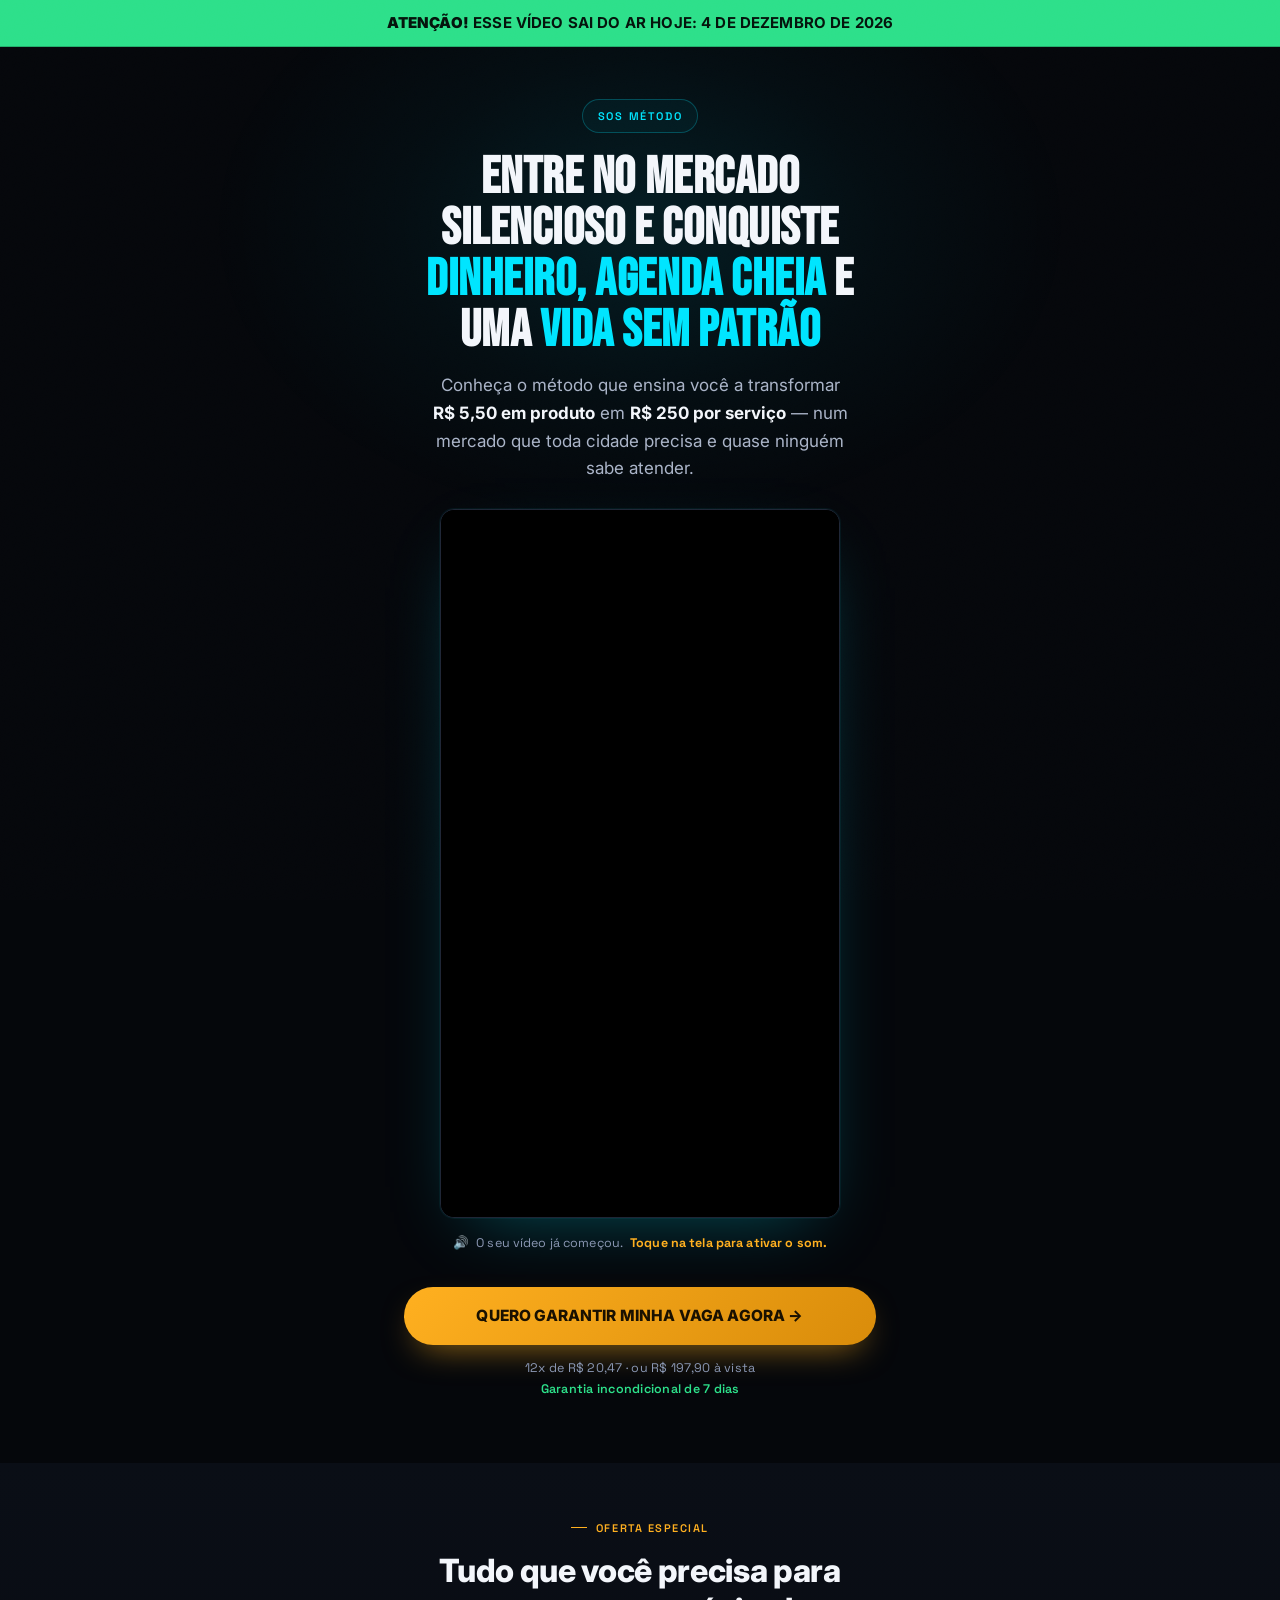
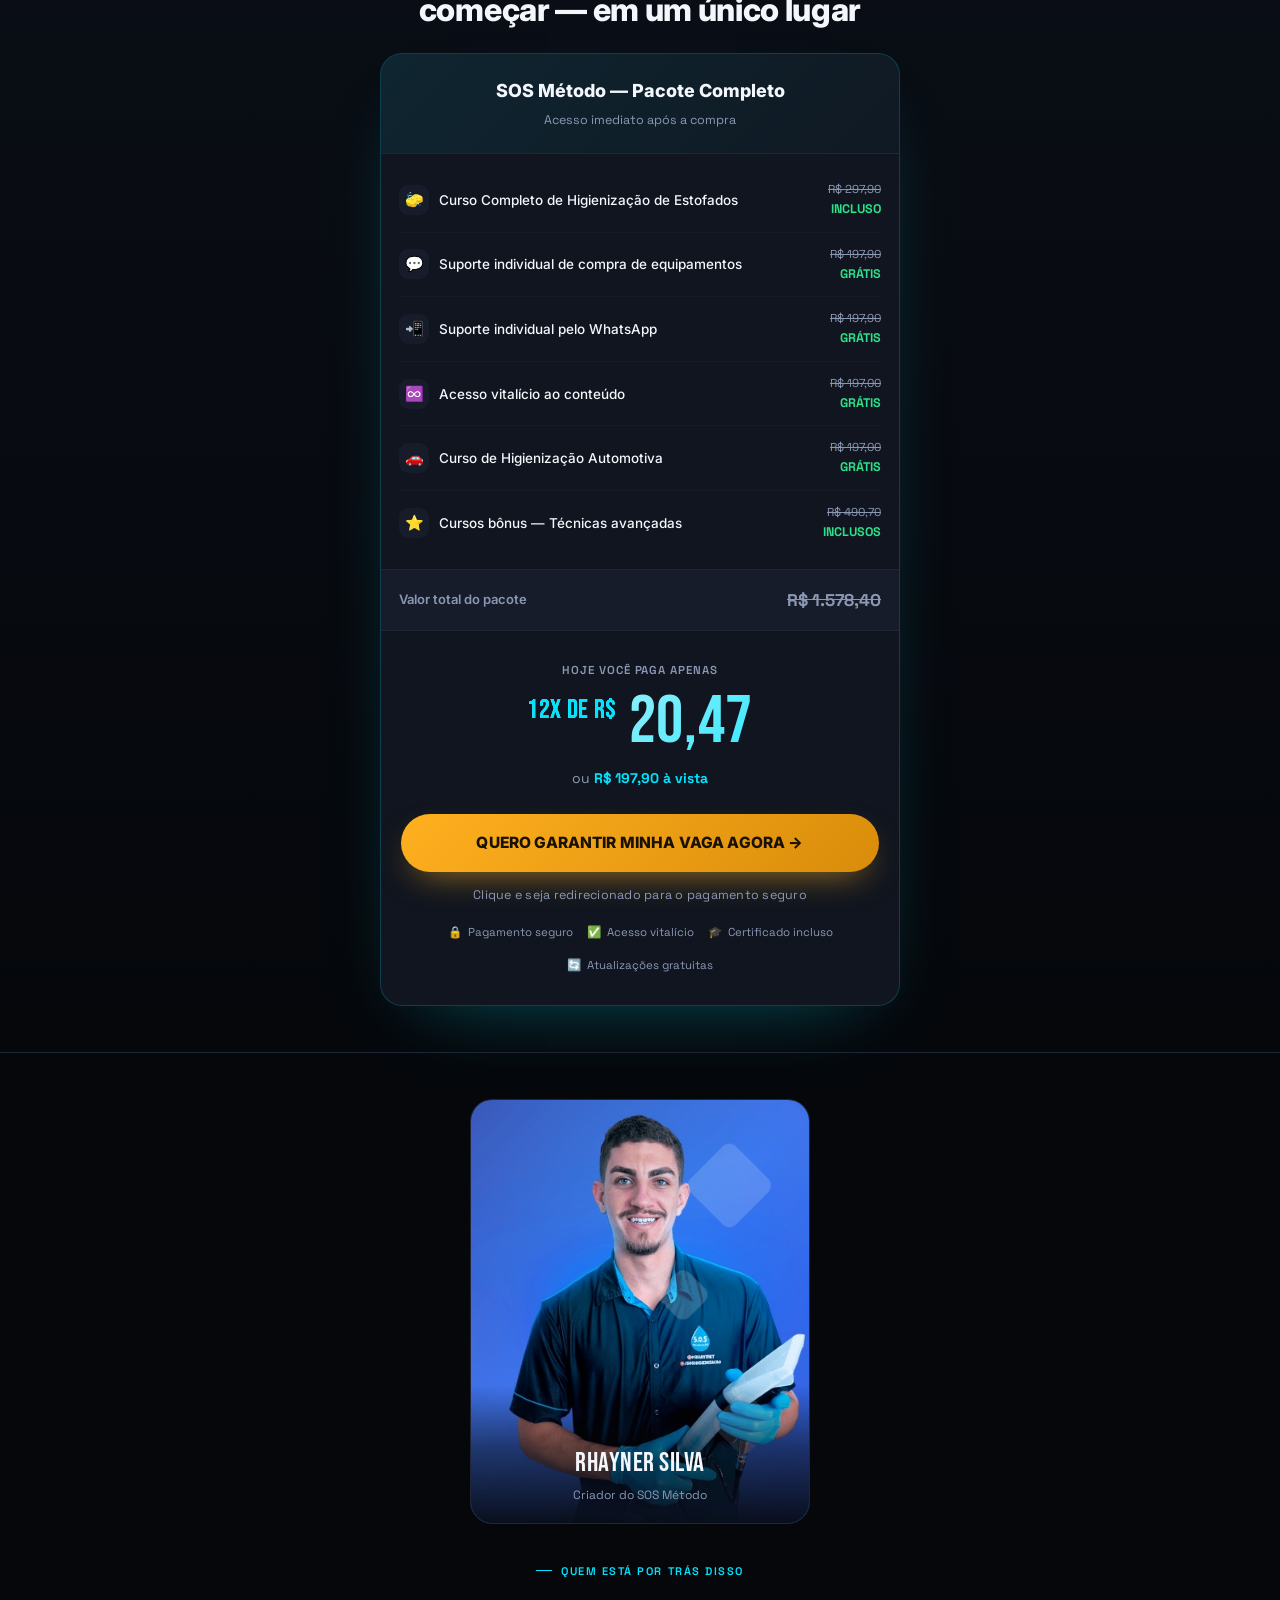
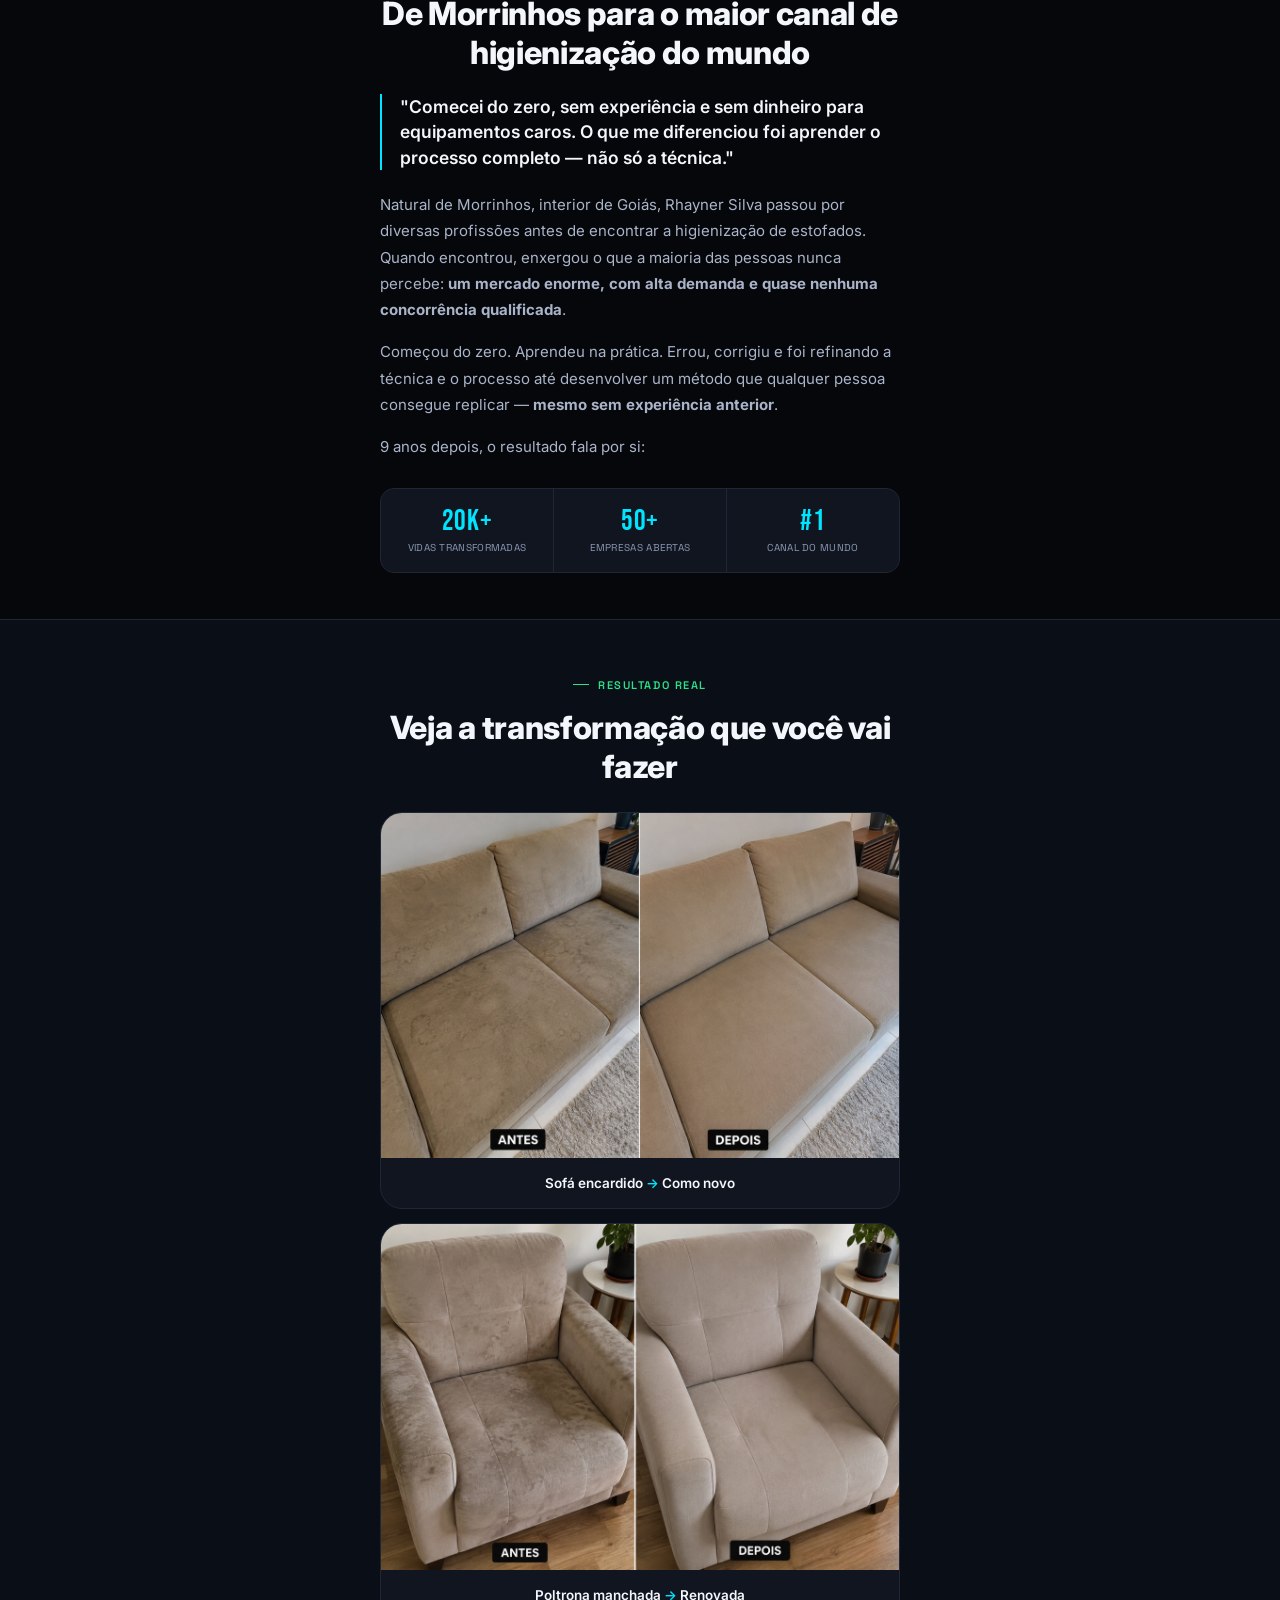
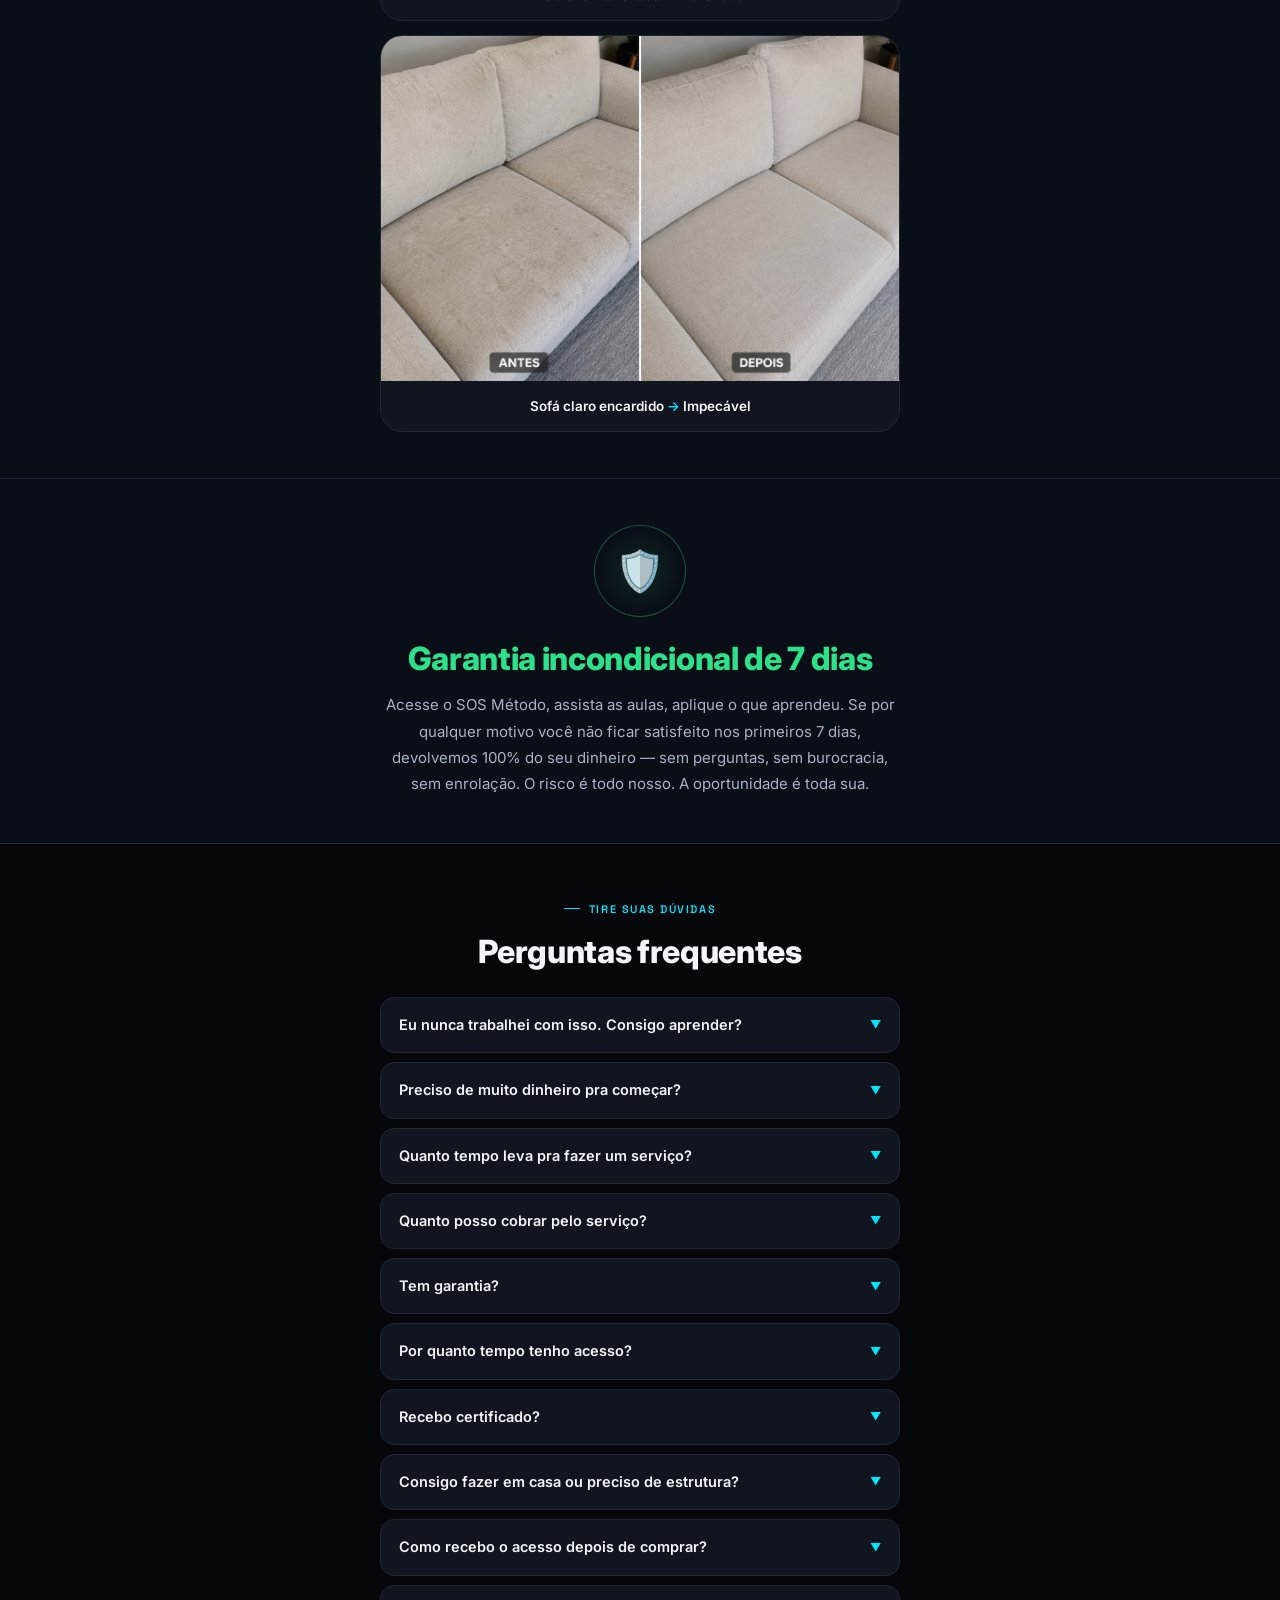
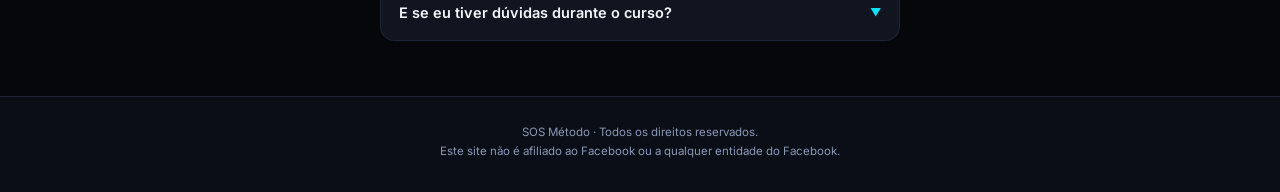
<file: aula/index.html>
<!DOCTYPE html>
<html lang="pt-BR">
<head>
<meta charset="UTF-8">
<meta name="viewport" content="width=device-width, initial-scale=1.0, viewport-fit=cover">
<title>SOS Método — O mercado silencioso</title>
<meta name="description" content="Existe um mercado que toda cidade precisa e quase ninguém sabe atender. Assista e descubra como transformar R$ 5,50 em produto em R$ 250 por serviço — começando do zero.">
<meta name="theme-color" content="#05070b">

<!-- Meta Pixel Code -->
<script>
!function(f,b,e,v,n,t,s)
{if(f.fbq)return;n=f.fbq=function(){n.callMethod?
n.callMethod.apply(n,arguments):n.queue.push(arguments)};
if(!f._fbq)f._fbq=n;n.push=n;n.loaded=!0;n.version='2.0';
n.queue=[];t=b.createElement(e);t.async=!0;
t.src=v;s=b.getElementsByTagName(e)[0];
s.parentNode.insertBefore(t,s)}(window, document,'script',
'https://connect.facebook.net/en_US/fbevents.js');
fbq('init', '424747819483688');
fbq('track', 'PageView');
</script>
<noscript><img height="1" width="1" style="display:none"
src="https://www.facebook.com/tr?id=424747819483688&ev=PageView&noscript=1"
/></noscript>
<!-- End Meta Pixel Code -->

<link rel="preconnect" href="https://scripts.converteai.net">
<link rel="preconnect" href="https://cdn.converteai.net">
<link rel="preconnect" href="https://images.converteai.net">
<link rel="dns-prefetch" href="https://scripts.converteai.net">
<link rel="preconnect" href="https://fonts.googleapis.com">
<link rel="preconnect" href="https://fonts.gstatic.com" crossorigin>
<link rel="preload" as="style" href="https://fonts.googleapis.com/css2?family=Bebas+Neue&family=Space+Grotesk:wght@500;600;700&family=Inter:wght@400;500;600;700;800&display=swap" onload="this.onload=null;this.rel='stylesheet'">
<noscript><link rel="stylesheet" href="https://fonts.googleapis.com/css2?family=Bebas+Neue&family=Space+Grotesk:wght@500;600;700&family=Inter:wght@400;500;600;700;800&display=swap"></noscript>

<style>
/* ═══════════════════════════════════════════════════════
   DESIGN SYSTEM — SOS Método (mesmo da landing)
═══════════════════════════════════════════════════════ */
:root{
  --void:      #05070b;
  --ink:       #0a0e16;
  --ink2:      #10151f;
  --ink3:      #161c29;
  --line:      #1f2636;
  --line-soft: #161b27;
  --r-md: 14px;
  --r-lg: 22px;
  --text:      #aab4c8;
  --text-dim:  #8b98b4;
  --white:     #f3f6fb;
  --aqua:      #00e5ff;
  --aqua-glow: rgba(0,229,255,.35);
  --gold:      #ffb020;
  --gold-deep: #d98c0a;
  --green:     #2de08a;
  --ease: cubic-bezier(.16,1,.3,1);
}

*,*::before,*::after{box-sizing:border-box;margin:0;padding:0}
html{overflow-x:hidden;-webkit-text-size-adjust:100%}
body{
  background:var(--void);
  color:var(--text);
  font-family:'Inter',-apple-system,BlinkMacSystemFont,'Segoe UI',sans-serif;
  font-size:16px;
  line-height:1.65;
  -webkit-font-smoothing:antialiased;
  overflow-x:hidden;
  max-width:100%;
  position:relative;
  min-height:100vh;
}
img{max-width:100%;display:block}
a{color:inherit;text-decoration:none}
::selection{background:var(--aqua);color:#000}

/* granulado da marca */
body::before{
  content:'';
  position:fixed;inset:0;
  pointer-events:none;
  z-index:999;
  opacity:.035;
  background-image:url("data:image/svg+xml,%3Csvg xmlns='http://www.w3.org/2000/svg' width='120' height='120'%3E%3Cfilter id='n'%3E%3CfeTurbulence type='fractalNoise' baseFrequency='0.9' numOctaves='2' stitchTiles='stitch'/%3E%3C/filter%3E%3Crect width='100%25' height='100%25' filter='url(%23n)'/%3E%3C/svg%3E");
  mix-blend-mode:overlay;
}
/* brilho de fundo atrás do player */
.glow{
  position:fixed;top:-10%;left:50%;transform:translateX(-50%);
  width:120vw;max-width:900px;height:70vh;
  background:radial-gradient(ellipse at center, rgba(0,229,255,.10) 0%, rgba(0,229,255,.03) 38%, transparent 68%);
  pointer-events:none;z-index:0;
}

/* ═══════════════════════════════════════
   TOPBAR
═══════════════════════════════════════ */
#topbar{
  position:sticky;top:0;z-index:100;
  display:flex;align-items:center;justify-content:center;
  padding:13px 16px;
  background:var(--green);
  border-bottom:1px solid rgba(0,0,0,.22);
  font-family:'Inter',-apple-system,sans-serif;
  font-size:clamp(11.5px,3.2vw,15px);
  font-weight:700;letter-spacing:.01em;line-height:1.3;
  text-transform:uppercase;
  color:#04140c;text-align:center;
  text-wrap:balance;
}
#topbar b{font-weight:900}

/* ═══════════════════════════════════════
   VSL
═══════════════════════════════════════ */
main{position:relative;z-index:1}
.vsl{
  max-width:520px;margin:0 auto;
  padding:34px 20px calc(48px + env(safe-area-inset-bottom));
  text-align:center;
}

.kicker{
  display:inline-flex;align-items:center;gap:8px;
  font-family:'Space Grotesk',monospace;
  font-size:11px;font-weight:600;letter-spacing:.16em;text-transform:uppercase;
  color:var(--aqua);margin-bottom:20px;padding:7px 15px;
  border:1px solid rgba(0,229,255,.25);border-radius:100px;background:rgba(0,229,255,.04);
}

h1{
  font-family:'Bebas Neue',sans-serif;
  font-size:clamp(32px,8.6vw,52px);
  line-height:.98;letter-spacing:.01em;
  color:var(--white);
  margin-bottom:16px;
  overflow-wrap:break-word;
}
h1 .hl{color:var(--aqua)}

.sub{
  font-size:16px;line-height:1.62;color:var(--text);
  max-width:420px;margin:0 auto 26px;
}
.sub strong{color:var(--white);font-weight:700}

/* PLAYER */
.player{
  width:100%;max-width:400px;margin:0 auto;
  border-radius:14px;overflow:hidden;
  border:1px solid var(--line);
  background:#000;
  box-shadow:0 24px 70px -30px rgba(0,229,255,.35), 0 0 0 1px rgba(0,229,255,.06);
}
.player vturb-smartplayer{display:block;width:100%}

.sound-hint{
  display:flex;align-items:center;justify-content:center;gap:7px;
  flex-wrap:wrap;
  margin:16px auto 0;max-width:400px;
  font-family:'Space Grotesk',monospace;
  font-size:12.5px;line-height:1.5;color:var(--text-dim);letter-spacing:.01em;
}
.sound-hint b{color:var(--gold);font-weight:700}

/* CTA (aparece depois do tempo definido em CTA_DELAY_SEG) */
#cta{
  margin-top:34px;
  opacity:0;transform:translateY(18px);
  max-height:0;overflow:hidden;
  transition:opacity .7s var(--ease), transform .7s var(--ease);
}
#cta.on{opacity:1;transform:translateY(0);max-height:600px;overflow:visible}
.btn{
  display:flex;align-items:center;justify-content:center;gap:9px;
  width:100%;min-height:58px;
  background:linear-gradient(135deg,var(--gold),var(--gold-deep));
  color:#1a1100;font-family:'Inter',sans-serif;font-weight:800;
  font-size:15.5px;letter-spacing:.01em;line-height:1.25;
  padding:17px 22px;border:none;border-radius:100px;cursor:pointer;
  box-shadow:0 14px 34px -14px rgba(255,176,32,.65);
  animation:breathe 2.6s ease-in-out infinite;
  -webkit-tap-highlight-color:transparent;
}
.btn:active{transform:scale(.985)}
@keyframes breathe{50%{transform:scale(1.018)}}
.btn-sub{
  margin-top:13px;
  font-family:'Space Grotesk',monospace;
  font-size:12.5px;color:var(--text-dim);letter-spacing:.02em;
}
.btn-sub span{color:var(--green);font-weight:600}


footer{
  padding:26px 20px calc(30px + env(safe-area-inset-bottom));
  text-align:center;border-top:1px solid var(--line);
  background:var(--ink);position:relative;z-index:1;
}
footer p{font-size:11.5px;color:var(--text-dim);line-height:1.7;max-width:420px;margin:0 auto}

/* ═══════════════════════════════════════
   PITCH — abre junto com o CTA, aos 17:20
═══════════════════════════════════════ */
#pitch{display:none}
#pitch.on{display:block;animation:fadeUp .7s var(--ease) both}
@keyframes fadeUp{from{opacity:0;transform:translateY(18px)}to{opacity:1;transform:none}}

.blk{padding:46px 0;border-top:1px solid var(--line)}
.wrap-sm{max-width:560px;margin:0 auto;padding:0 20px}
.blk .center{text-align:center}
.eyebrow{
  display:inline-flex;align-items:center;gap:9px;
  font-family:'Space Grotesk',monospace;
  font-size:11px;font-weight:600;letter-spacing:.14em;text-transform:uppercase;
  color:var(--aqua);margin-bottom:14px;
}
.eyebrow::before{content:'';width:16px;height:1px;background:currentColor}
.eyebrow.gold{color:var(--gold)}
.eyebrow.green{color:var(--green)}
.blk .center .eyebrow{justify-content:center}
h2{font-size:clamp(23px,6.2vw,32px);font-weight:800;color:var(--white);line-height:1.22;letter-spacing:-.01em}

/* OFERTA */
#oferta{background:linear-gradient(180deg,var(--ink) 0%,var(--void) 100%);border-top:none}
.oferta-box{
  background:var(--ink2);border:1px solid rgba(0,229,255,.2);
  border-radius:var(--r-lg);overflow:hidden;margin-top:24px;
  box-shadow:0 30px 80px -44px rgba(0,229,255,.4);
}
.oferta-box-header{
  background:linear-gradient(135deg,rgba(0,229,255,.08),rgba(0,229,255,.02));
  padding:22px 18px;border-bottom:1px solid var(--line);text-align:center;
}
.oferta-box-header h3{font-size:18px;color:var(--white);margin-bottom:5px;font-weight:800}
.oferta-box-header p{font-size:12.5px;color:var(--text-dim);font-family:'Space Grotesk',monospace}
.bonus-list{padding:14px 18px;border-bottom:1px solid var(--line)}
.bonus-row{display:flex;align-items:center;justify-content:space-between;gap:12px;padding:12px 0;border-bottom:1px solid var(--line-soft)}
.bonus-row:last-child{border-bottom:none}
.bonus-name{display:flex;align-items:center;gap:10px;color:var(--white);font-weight:500;font-size:13.5px;line-height:1.35;text-align:left}
.bonus-name .icon{
  font-size:15px;flex:none;width:30px;height:30px;background:var(--ink3);
  border-radius:9px;display:flex;align-items:center;justify-content:center;
}
.price-old{color:var(--text-dim);text-decoration:line-through;font-size:11.5px;font-family:'Space Grotesk',monospace;text-align:right}
.price-new{color:var(--green);font-weight:700;font-size:12.5px;text-align:right;font-family:'Space Grotesk',monospace;white-space:nowrap}
.total-row{display:flex;justify-content:space-between;align-items:center;gap:12px;padding:16px 18px;background:var(--ink3);border-bottom:1px solid var(--line)}
.total-row .label{font-size:13px;font-weight:600;color:var(--text-dim)}
.total-row .value{font-size:17px;font-weight:800;color:var(--text-dim);text-decoration:line-through;font-family:'Space Grotesk',monospace}
.preco-box{padding:30px 20px;text-align:center}
.preco-label{
  font-size:11.5px;color:var(--text-dim);margin-bottom:8px;font-weight:600;
  text-transform:uppercase;letter-spacing:.08em;font-family:'Space Grotesk',monospace;
}
.preco-parcela{
  font-family:'Bebas Neue',sans-serif;font-size:clamp(46px,13vw,68px);letter-spacing:.01em;
  background:linear-gradient(135deg,var(--white),var(--aqua));
  -webkit-background-clip:text;background-clip:text;-webkit-text-fill-color:transparent;line-height:1;
}
.preco-parcela sup{font-size:.4em;vertical-align:super;-webkit-text-fill-color:var(--aqua)}
.preco-avista{font-size:14px;color:var(--text-dim);margin:11px 0 24px;font-family:'Space Grotesk',monospace}
.preco-avista strong{color:var(--aqua);font-weight:700}
.garantias{display:flex;gap:14px;margin-top:18px;justify-content:center;flex-wrap:wrap}
.garantia-item{display:flex;align-items:center;gap:6px;font-size:11.5px;color:var(--text-dim);font-family:'Space Grotesk',monospace}

/* QUEM ESTÁ POR TRÁS */
.story-avatar{
  position:relative;background:linear-gradient(165deg,var(--ink2),var(--ink));
  border:1px solid var(--line);border-radius:var(--r-lg);overflow:hidden;
  aspect-ratio:4/5;width:100%;max-width:340px;margin:0 auto 28px;
}
.story-avatar::before{
  content:'';position:absolute;inset:0;z-index:1;pointer-events:none;
  background:radial-gradient(ellipse 80% 60% at 50% 20%,rgba(0,229,255,.1),transparent 70%);
}
.story-photo{position:absolute;inset:0;width:100%;height:100%;object-fit:cover;object-position:center top;z-index:0}
.story-avatar-caption{
  position:absolute;left:0;right:0;bottom:0;z-index:2;padding:56px 18px 18px;text-align:center;
  background:linear-gradient(180deg,transparent,rgba(5,7,11,.55) 45%,rgba(5,7,11,.92));
}
.story-avatar-name{font-family:'Bebas Neue',sans-serif;font-size:27px;letter-spacing:.02em;color:var(--white)}
.story-avatar-role{font-size:12px;color:var(--text-dim);font-family:'Space Grotesk',monospace}
.story-content{text-align:center}
.story-content .quote{
  font-size:17.5px;font-weight:600;color:var(--white);line-height:1.45;
  margin:22px 0;padding-left:18px;border-left:2px solid var(--aqua);text-align:left;
}
.story-content p{font-size:15px;margin-bottom:16px;line-height:1.75;text-align:left}
.story-numbers{
  display:grid;grid-template-columns:1fr 1fr 1fr;gap:1px;margin-top:28px;
  background:var(--line);border-radius:var(--r-md);overflow:hidden;border:1px solid var(--line);
}
.story-num{background:var(--ink2);padding:18px 8px;text-align:center}
.story-num .n{font-family:'Bebas Neue',sans-serif;font-size:29px;letter-spacing:.02em;color:var(--aqua);line-height:1}
.story-num .l{font-size:10px;color:var(--text-dim);margin-top:5px;font-family:'Space Grotesk',monospace;text-transform:uppercase;letter-spacing:.03em;line-height:1.3}

/* ANTES / DEPOIS */
#transformacao{background:var(--ink)}
.transform-grid{display:grid;grid-template-columns:1fr;gap:14px;margin-top:26px}
.ba-card{background:var(--ink2);border:1px solid var(--line);border-radius:var(--r-lg);overflow:hidden}
.ba-photo{line-height:0;background:#000}
.ba-photo img{width:100%;height:auto;display:block}
.ba-caption{padding:14px 16px;text-align:center;font-size:13.5px;color:var(--white);font-weight:600}
.ba-caption span{color:var(--aqua)}

/* GARANTIA */
#garantia{background:var(--ink)}
.garantia-box{text-align:center;max-width:520px;margin:0 auto}
.garantia-shield{
  width:92px;height:92px;margin:0 auto 22px;
  background:radial-gradient(circle,rgba(45,224,138,.12),transparent 70%);
  border:1.5px solid rgba(45,224,138,.35);border-radius:50%;
  display:flex;align-items:center;justify-content:center;font-size:40px;
}
.garantia-text h2{margin-bottom:14px;color:var(--green)}
.garantia-text p{font-size:15px;line-height:1.75}

/* FAQ */
.faq-list{margin-top:26px}
.faq-item{background:var(--ink2);border:1px solid var(--line);border-radius:var(--r-md);margin-bottom:9px;overflow:hidden}
.faq-q{
  display:flex;align-items:center;justify-content:space-between;gap:14px;
  padding:17px 18px;cursor:pointer;user-select:none;
  font-size:14.5px;font-weight:600;color:var(--white);line-height:1.4;text-align:left;
  -webkit-tap-highlight-color:transparent;
}
.faq-q .faq-arrow{color:var(--aqua);flex:none;transition:transform .3s;font-size:11px}
.faq-item.open .faq-arrow{transform:rotate(180deg)}
.faq-a{max-height:0;overflow:hidden;transition:max-height .35s ease}
.faq-item.open .faq-a{max-height:520px}
.faq-a p{padding:0 18px 18px;font-size:13.5px;line-height:1.7;color:var(--text)}

@media (prefers-reduced-motion: reduce){
  .btn{animation:none}
  #cta{transition:none}
  #pitch.on{animation:none}
}

/* telas maiores: só respira mais, o layout segue o mesmo */
@media (min-width:600px){
  .vsl{padding:52px 24px 64px}
  .sub{font-size:17px}
}
</style>
</head>
<body>

<div class="glow" aria-hidden="true"></div>

<!-- TOPBAR -->
<div id="topbar">
  <span><b>Atenção!</b> Esse vídeo sai do ar hoje<span id="data-hoje"></span></span>
</div>
<script>
/* data de hoje, sempre atual, no fuso do próprio aparelho */
(function(){
  var el = document.getElementById('data-hoje');
  if(!el) return;
  try{
    el.textContent = ': ' + new Date().toLocaleDateString('pt-BR', {day:'numeric', month:'long', year:'numeric'});
  }catch(e){}
})();
</script>

<main>
  <section class="vsl">
    <div class="kicker">SOS Método</div>

    <h1>
      Entre no mercado silencioso e conquiste
      <span class="hl">dinheiro, agenda cheia</span> e uma
      <span class="hl">vida sem patrão</span>
    </h1>

    <p class="sub">
      Conheça o método que ensina você a transformar <strong>R$ 5,50 em produto</strong> em <strong>R$ 250 por serviço</strong> — num mercado que toda cidade precisa e quase ninguém sabe atender.
    </p>

    <!-- VSL -->
    <div class="player">
      <vturb-smartplayer id="vid-6a8342c13cf369aa4822e042" style="display:block;margin:0 auto;width:100%">
        <div class="vturb-player-placeholder" style="position:relative;width:100%;padding:177.77777777777777% 0 0;z-index:0;background-color:black"></div>
      </vturb-smartplayer>
    </div>

    <p class="sound-hint">
      <span aria-hidden="true">🔊</span> O seu vídeo já começou.
      <b>Toque na tela para ativar o som.</b>
    </p>

    <!-- CTA -->
    <div id="cta" aria-hidden="true">
      <button class="btn" type="button" data-checkout>QUERO GARANTIR MINHA VAGA AGORA →</button>
      <div class="btn-sub">12x de R$ 20,47 · ou R$ 197,90 à vista<br><span>Garantia incondicional de 7 dias</span></div>
    </div>

  </section>

  <!-- ═══ PITCH: abre junto com o CTA ═══ -->
  <div id="pitch" aria-hidden="true">

    <!-- OFERTA -->
    <section class="blk" id="oferta">
      <div class="wrap-sm">
        <div class="center">
          <div class="eyebrow gold">Oferta especial</div>
          <h2>Tudo que você precisa para começar — em um único lugar</h2>
        </div>
        <div class="oferta-box">
          <div class="oferta-box-header">
            <h3>SOS Método — Pacote Completo</h3>
            <p>Acesso imediato após a compra</p>
          </div>
          <div class="bonus-list">
            <div class="bonus-row">
              <span class="bonus-name"><span class="icon">🧽</span> Curso Completo de Higienização de Estofados</span>
              <div><div class="price-old">R$ 297,90</div><div class="price-new">INCLUSO</div></div>
            </div>
            <div class="bonus-row">
              <span class="bonus-name"><span class="icon">💬</span> Suporte individual de compra de equipamentos</span>
              <div><div class="price-old">R$ 197,90</div><div class="price-new">GRÁTIS</div></div>
            </div>
            <div class="bonus-row">
              <span class="bonus-name"><span class="icon">📲</span> Suporte individual pelo WhatsApp</span>
              <div><div class="price-old">R$ 197,90</div><div class="price-new">GRÁTIS</div></div>
            </div>
            <div class="bonus-row">
              <span class="bonus-name"><span class="icon">♾️</span> Acesso vitalício ao conteúdo</span>
              <div><div class="price-old">R$ 197,00</div><div class="price-new">GRÁTIS</div></div>
            </div>
            <div class="bonus-row">
              <span class="bonus-name"><span class="icon">🚗</span> Curso de Higienização Automotiva</span>
              <div><div class="price-old">R$ 197,00</div><div class="price-new">GRÁTIS</div></div>
            </div>
            <div class="bonus-row">
              <span class="bonus-name"><span class="icon">⭐</span> Cursos bônus — Técnicas avançadas</span>
              <div><div class="price-old">R$ 490,70</div><div class="price-new">INCLUSOS</div></div>
            </div>
          </div>
          <div class="total-row">
            <span class="label">Valor total do pacote</span>
            <span class="value">R$ 1.578,40</span>
          </div>
          <div class="preco-box">
            <div class="preco-label">Hoje você paga apenas</div>
            <div class="preco-parcela"><sup>12x de R$</sup> 20,47</div>
            <div class="preco-avista">ou <strong>R$ 197,90 à vista</strong></div>
            <button class="btn" type="button" data-checkout>QUERO GARANTIR MINHA VAGA AGORA →</button>
            <div class="btn-sub">Clique e seja redirecionado para o pagamento seguro</div>
            <div class="garantias">
              <div class="garantia-item"><span>🔒</span> Pagamento seguro</div>
              <div class="garantia-item"><span>✅</span> Acesso vitalício</div>
              <div class="garantia-item"><span>🎓</span> Certificado incluso</div>
              <div class="garantia-item"><span>🔄</span> Atualizações gratuitas</div>
            </div>
          </div>
        </div>
      </div>
    </section>

    <!-- QUEM ESTÁ POR TRÁS -->
    <section class="blk" id="story">
      <div class="wrap-sm">
        <div class="story-avatar">
          <img src="/rhayner.jpg" alt="Rhayner Silva — Criador do SOS Método" class="story-photo" width="419" height="562" loading="lazy">
          <div class="story-avatar-caption">
            <div class="story-avatar-name">Rhayner Silva</div>
            <div class="story-avatar-role">Criador do SOS Método</div>
          </div>
        </div>
        <div class="story-content">
          <div class="eyebrow">Quem está por trás disso</div>
          <h2>De Morrinhos para o maior canal de higienização do mundo</h2>
          <blockquote class="quote">
            "Comecei do zero, sem experiência e sem dinheiro para equipamentos caros. O que me diferenciou foi aprender o processo completo — não só a técnica."
          </blockquote>
          <p>Natural de Morrinhos, interior de Goiás, Rhayner Silva passou por diversas profissões antes de encontrar a higienização de estofados. Quando encontrou, enxergou o que a maioria das pessoas nunca percebe: <strong>um mercado enorme, com alta demanda e quase nenhuma concorrência qualificada</strong>.</p>
          <p>Começou do zero. Aprendeu na prática. Errou, corrigiu e foi refinando a técnica e o processo até desenvolver um método que qualquer pessoa consegue replicar — <strong>mesmo sem experiência anterior</strong>.</p>
          <p>9 anos depois, o resultado fala por si:</p>
          <div class="story-numbers">
            <div class="story-num"><div class="n">20K+</div><div class="l">Vidas transformadas</div></div>
            <div class="story-num"><div class="n">50+</div><div class="l">Empresas abertas</div></div>
            <div class="story-num"><div class="n">#1</div><div class="l">Canal do mundo</div></div>
          </div>
        </div>
      </div>
    </section>

    <!-- ANTES / DEPOIS -->
    <section class="blk" id="transformacao">
      <div class="wrap-sm">
        <div class="center">
          <div class="eyebrow green">Resultado real</div>
          <h2>Veja a transformação que você vai fazer</h2>
        </div>
        <div class="transform-grid">
          <div class="ba-card">
            <div class="ba-photo"><img src="/ba-1.jpg" alt="Sofá antes e depois da higienização" loading="lazy" width="1100" height="733"></div>
            <div class="ba-caption">Sofá encardido <span>→</span> Como novo</div>
          </div>
          <div class="ba-card">
            <div class="ba-photo"><img src="/ba-2.jpg" alt="Poltrona antes e depois da higienização" loading="lazy" width="1100" height="733"></div>
            <div class="ba-caption">Poltrona manchada <span>→</span> Renovada</div>
          </div>
          <div class="ba-card">
            <div class="ba-photo"><img src="/ba-3.jpg" alt="Sofá claro antes e depois da higienização" loading="lazy" width="1100" height="733"></div>
            <div class="ba-caption">Sofá claro encardido <span>→</span> Impecável</div>
          </div>
        </div>
      </div>
    </section>

    <!-- GARANTIA -->
    <section class="blk" id="garantia">
      <div class="wrap-sm">
        <div class="garantia-box">
          <div class="garantia-shield">🛡️</div>
          <div class="garantia-text">
            <h2>Garantia incondicional de 7 dias</h2>
            <p>Acesse o SOS Método, assista as aulas, aplique o que aprendeu. Se por qualquer motivo você não ficar satisfeito nos primeiros 7 dias, devolvemos 100% do seu dinheiro — sem perguntas, sem burocracia, sem enrolação. O risco é todo nosso. A oportunidade é toda sua.</p>
          </div>
        </div>
      </div>
    </section>

    <!-- FAQ -->
    <section class="blk" id="faq">
      <div class="wrap-sm">
        <div class="center">
          <div class="eyebrow">Tire suas dúvidas</div>
          <h2>Perguntas frequentes</h2>
        </div>
        <div class="faq-list">
          <div class="faq-item">
            <div class="faq-q">Eu nunca trabalhei com isso. Consigo aprender? <span class="faq-arrow">▼</span></div>
            <div class="faq-a"><p>Sim! O método foi feito pra quem começa do zero. Você aprende do básico ao avançado, passo a passo, com vídeos práticos. Mais de 20 mil alunos começaram sem nenhuma experiência anterior.</p></div>
          </div>
          <div class="faq-item">
            <div class="faq-q">Preciso de muito dinheiro pra começar? <span class="faq-arrow">▼</span></div>
            <div class="faq-a"><p>Não. O investimento inicial em equipamento é baixo e cabe no porta-malas do carro. Dá pra começar pequeno e ir crescendo com o dinheiro dos primeiros serviços. Inclusive você tem suporte individual pra comprar os equipamentos certos.</p></div>
          </div>
          <div class="faq-item">
            <div class="faq-q">Quanto tempo leva pra fazer um serviço? <span class="faq-arrow">▼</span></div>
            <div class="faq-a"><p>A higienização de um sofá de 3 lugares leva menos de uma hora. Com a prática, você consegue fazer mais de um serviço por dia tranquilamente.</p></div>
          </div>
          <div class="faq-item">
            <div class="faq-q">Quanto posso cobrar pelo serviço? <span class="faq-arrow">▼</span></div>
            <div class="faq-a"><p>Um sofá de 3 lugares costuma render de R$ 250 a R$ 450. O curso ensina exatamente como precificar cada tipo de serviço, com planilhas prontas, pra você nunca cobrar barato por não saber o valor.</p></div>
          </div>
          <div class="faq-item">
            <div class="faq-q">Tem garantia? <span class="faq-arrow">▼</span></div>
            <div class="faq-a"><p>Sim. Você tem 7 dias de garantia incondicional. Se por qualquer motivo não ficar satisfeito, devolvemos 100% do seu dinheiro — sem perguntas e sem burocracia.</p></div>
          </div>
          <div class="faq-item">
            <div class="faq-q">Por quanto tempo tenho acesso? <span class="faq-arrow">▼</span></div>
            <div class="faq-a"><p>O acesso é vitalício. Você estuda no seu ritmo e revê as aulas quantas vezes quiser, para sempre — incluindo as atualizações futuras do método.</p></div>
          </div>
          <div class="faq-item">
            <div class="faq-q">Recebo certificado? <span class="faq-arrow">▼</span></div>
            <div class="faq-a"><p>Sim, ao concluir você recebe um certificado de conclusão reconhecido, que ajuda a passar mais confiança para os seus clientes.</p></div>
          </div>
          <div class="faq-item">
            <div class="faq-q">Consigo fazer em casa ou preciso de estrutura? <span class="faq-arrow">▼</span></div>
            <div class="faq-a"><p>Você atende na casa do cliente — não precisa de ponto comercial. O equipamento é portátil e vai com você no carro. É só chegar, fazer o serviço e receber.</p></div>
          </div>
          <div class="faq-item">
            <div class="faq-q">Como recebo o acesso depois de comprar? <span class="faq-arrow">▼</span></div>
            <div class="faq-a"><p>O acesso é liberado na hora, de forma automática, assim que o pagamento é confirmado. Você recebe tudo no seu e-mail e já pode começar a assistir.</p></div>
          </div>
          <div class="faq-item">
            <div class="faq-q">E se eu tiver dúvidas durante o curso? <span class="faq-arrow">▼</span></div>
            <div class="faq-a"><p>Você não fica sozinho. Tem suporte individual pelo WhatsApp para tirar dúvidas sobre as técnicas e também sobre a compra dos equipamentos certos.</p></div>
          </div>
        </div>
      </div>
    </section>

  </div>
</main>

<footer>
  <p>SOS Método · Todos os direitos reservados.<br>Este site não é afiliado ao Facebook ou a qualquer entidade do Facebook.</p>
</footer>

<script>
/* ═══════════════════════════════════════
   CTA: tempo até o botão aparecer (em segundos)
   Troque só este número para ajustar ao seu vídeo.
═══════════════════════════════════════ */
var CTA_DELAY_SEG = 0; /* sem delay por enquanto. Para voltar ao normal: 1040 (17:20) */

/* ═══════════════════════════════════════
   RASTREIO: captura UTMs e repassa ao checkout
═══════════════════════════════════════ */
var CHECKOUT = 'https://pay.kiwify.com.br/hNVXI85?afid=waP5Te17';
var TRACK_KEYS = ['utm_source','utm_medium','utm_campaign','utm_content','utm_term','utm_id','src','sck','fbclid','gclid','ttclid','xcod'];
function getTrackingParams(){
  var out = {};
  try{
    var saved = JSON.parse(sessionStorage.getItem('sosUtms') || '{}');
    Object.keys(saved).forEach(function(k){ out[k] = saved[k]; });
  }catch(e){}
  var cur = new URLSearchParams(window.location.search);
  TRACK_KEYS.forEach(function(k){ if(cur.has(k)) out[k] = cur.get(k); });
  try{ sessionStorage.setItem('sosUtms', JSON.stringify(out)); }catch(e){}
  return out;
}
function buildCheckoutUrl(base){
  try{
    var url = new URL(base);
    var p = getTrackingParams();
    Object.keys(p).forEach(function(k){ url.searchParams.set(k, p[k]); });
    return url.toString();
  }catch(e){ return base; }
}

/* ═══════════════════════════════════════
   Libera o CTA e lembra que já liberou
═══════════════════════════════════════ */
function revelarCTA(){
  var alvos = [document.getElementById('cta'), document.getElementById('pitch')];
  for(var i=0;i<alvos.length;i++){
    if(alvos[i] && !alvos[i].classList.contains('on')){
      alvos[i].classList.add('on');
      alvos[i].setAttribute('aria-hidden','false');
    }
  }
  try{ sessionStorage.setItem('sosAulaCta','1'); }catch(e){}
}

/* ═══════════════════════════════════════
   FAQ: abre e fecha
═══════════════════════════════════════ */
function initFaq(){
  var qs = document.querySelectorAll('.faq-q');
  for(var i=0;i<qs.length;i++){
    qs[i].addEventListener('click', function(){
      this.parentNode.classList.toggle('open');
    });
  }
}

document.addEventListener('DOMContentLoaded', function(){
  getTrackingParams(); /* guarda as UTMs assim que a pessoa chega */

  var btns = document.querySelectorAll('[data-checkout]');
  for(var i=0;i<btns.length;i++){
    btns[i].addEventListener('click', function(){
      if(window.fbq){ fbq('track','InitiateCheckout'); }
      window.open(buildCheckoutUrl(CHECKOUT), '_blank');
    });
  }

  initFaq();

  /* ?cta=1 na URL mostra o botao na hora — so para você conferir o visual */
  var teste = false;
  try{ teste = new URLSearchParams(window.location.search).get('cta') === '1'; }catch(e){}

  var jaViu = false;
  try{ jaViu = sessionStorage.getItem('sosAulaCta') === '1'; }catch(e){}

  if(teste || jaViu){ revelarCTA(); }
  else { setTimeout(revelarCTA, CTA_DELAY_SEG * 1000); }
});
</script>

<!-- Player VTurb -->
<script type="text/javascript">
var s=document.createElement("script");
s.src="https://scripts.converteai.net/f04f0c1f-d8c5-4ccf-aa51-6f81483a882e/players/6a8342c13cf369aa4822e042/v4/player.js",
s.async=!0,document.head.appendChild(s);
</script>

</body>
</html>
</file>
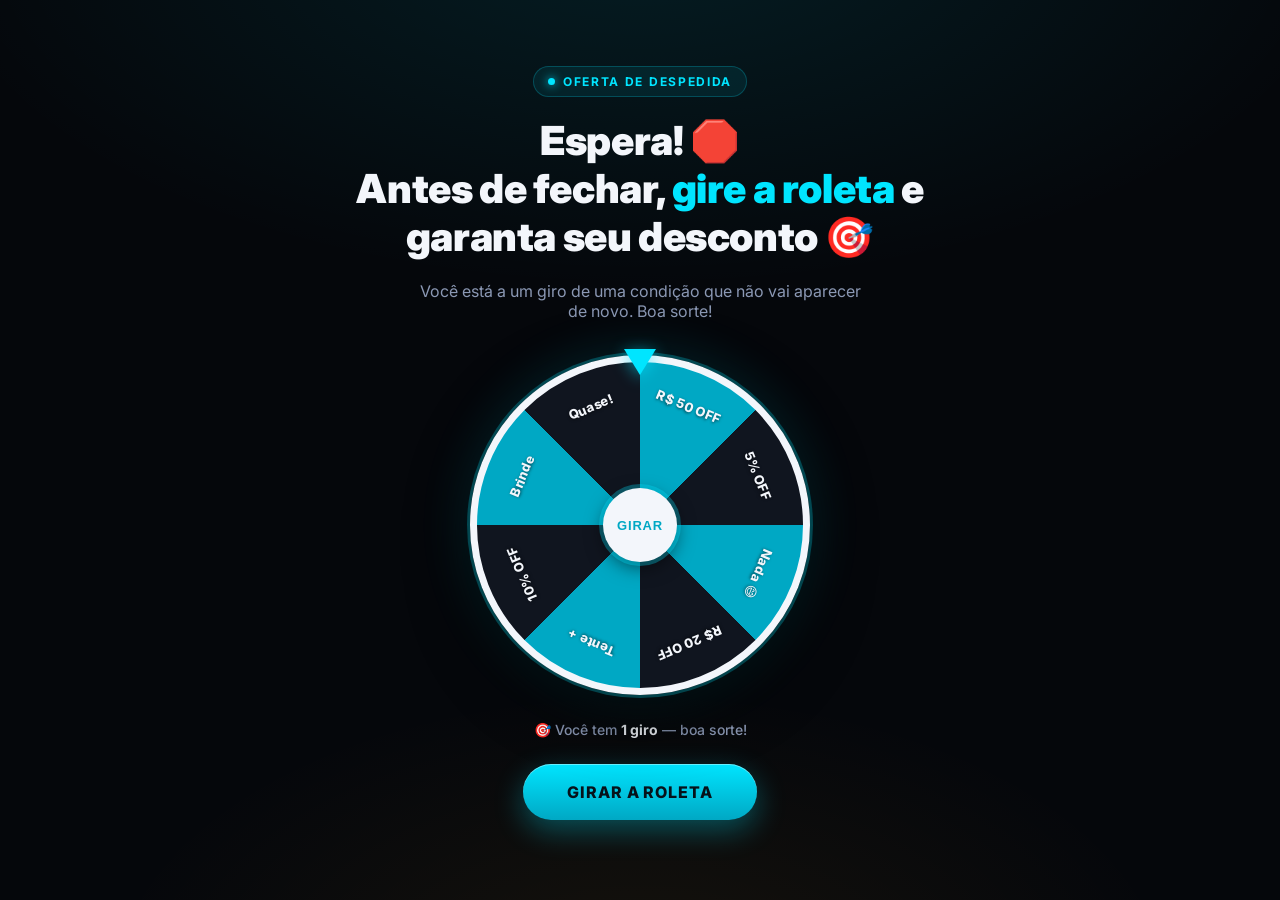
<file: back/index.html>
<!DOCTYPE html>
<html lang="pt-BR">
<head>
<meta charset="UTF-8">
<meta name="viewport" content="width=device-width, initial-scale=1.0">
<title>Espera! Gire a roleta e garanta seu desconto — SOS Método</title>
<meta name="description" content="Antes de sair, gire a roleta e garanta seu desconto exclusivo no SOS Método.">
<meta name="robots" content="noindex">
<!-- Meta Pixel Code -->
<script>
!function(f,b,e,v,n,t,s)
{if(f.fbq)return;n=f.fbq=function(){n.callMethod?
n.callMethod.apply(n,arguments):n.queue.push(arguments)};
if(!f._fbq)f._fbq=n;n.push=n;n.loaded=!0;n.version='2.0';
n.queue=[];t=b.createElement(e);t.async=!0;
t.src=v;s=b.getElementsByTagName(e)[0];
s.parentNode.insertBefore(t,s)}(window, document,'script',
'https://connect.facebook.net/en_US/fbevents.js');
fbq('init', '424747819483688');
fbq('track', 'PageView');
</script>
<noscript><img height="1" width="1" style="display:none"
src="https://www.facebook.com/tr?id=424747819483688&ev=PageView&noscript=1"
/></noscript>
<!-- End Meta Pixel Code -->
<link rel="preconnect" href="https://fonts.googleapis.com">
<link rel="preconnect" href="https://fonts.gstatic.com" crossorigin>
<link rel="preload" as="style" href="https://fonts.googleapis.com/css2?family=Bebas+Neue&family=Inter:wght@400;500;600;700;800;900&display=swap" onload="this.onload=null;this.rel='stylesheet'">
<noscript><link rel="stylesheet" href="https://fonts.googleapis.com/css2?family=Bebas+Neue&family=Inter:wght@400;500;600;700;800;900&display=swap"></noscript>
<style>
:root{
  --void:#05070b; --ink:#0a0e16; --ink2:#10151f; --ink3:#161c29; --line:#1f2636;
  --text:#aab4c8; --text-dim:#8b98b4; --white:#f3f6fb;
  --aqua:#00e5ff; --aqua-deep:#00a8c4; --aqua-glow:rgba(0,229,255,.35);
  --gold:#ffb020; --gold-deep:#d98c0a; --green:#2de08a;
  --ease:cubic-bezier(.16,1,.3,1);
}
*,*::before,*::after{box-sizing:border-box;margin:0;padding:0}
html,body{background:var(--void);color:var(--text);font-family:'Inter',system-ui,-apple-system,sans-serif;-webkit-font-smoothing:antialiased}
body{overflow-x:hidden;position:relative}
.hl{color:var(--aqua)}
s{color:var(--text-dim)}

/* ════════ TELA 1: ROLETA ════════ */
#rouletteView{
  min-height:100vh;display:flex;flex-direction:column;align-items:center;justify-content:center;
  text-align:center;padding:34px 20px 48px;
  background:
    radial-gradient(1200px 600px at 50% -8%, rgba(0,229,255,.10), transparent 60%),
    radial-gradient(900px 500px at 50% 110%, rgba(255,176,32,.07), transparent 60%),
    var(--void);
}
.kicker{
  display:inline-flex;align-items:center;gap:8px;font-size:12px;font-weight:700;letter-spacing:.14em;
  text-transform:uppercase;color:var(--aqua);background:rgba(0,229,255,.08);
  border:1px solid rgba(0,229,255,.22);padding:7px 14px;border-radius:100px;margin-bottom:20px;
}
.kicker .dot{width:7px;height:7px;border-radius:50%;background:var(--aqua);box-shadow:0 0 10px var(--aqua)}
h1{
  font-size:clamp(22px,5.4vw,40px);line-height:1.2;font-weight:900;color:var(--white);
  max-width:620px;margin:0 auto 6px;letter-spacing:-.01em;overflow-wrap:break-word;
}
.sub{font-size:clamp(14px,3.6vw,16px);color:var(--text-dim);max-width:460px;margin:14px auto 0}
.wheel-wrap{position:relative;width:min(86vw,340px);aspect-ratio:1/1;margin:34px auto 8px}
.pointer{
  position:absolute;top:-6px;left:50%;transform:translateX(-50%);z-index:5;
  width:0;height:0;border-left:16px solid transparent;border-right:16px solid transparent;
  border-top:26px solid var(--aqua);filter:drop-shadow(0 3px 8px rgba(0,229,255,.6));
}
.wheel{
  width:100%;height:100%;border-radius:50%;position:relative;border:7px solid var(--white);
  box-shadow:0 0 0 3px rgba(0,229,255,.25), 0 18px 60px rgba(0,0,0,.7), 0 0 50px rgba(0,229,255,.18);
  background:conic-gradient(
    var(--aqua-deep) 0deg 45deg, var(--ink2) 45deg 90deg, var(--aqua-deep) 90deg 135deg,
    var(--ink2) 135deg 180deg, var(--aqua-deep) 180deg 225deg, var(--ink2) 225deg 270deg,
    var(--aqua-deep) 270deg 315deg, var(--ink2) 315deg 360deg);
  transition:transform 5.2s cubic-bezier(.12,.66,.12,1);transform:rotate(0deg);
}
.seg-label{
  position:absolute;left:50%;top:50%;width:118px;height:150px;margin-left:-59px;margin-top:-150px;
  transform-origin:50% 100%;font-size:13px;font-weight:800;color:var(--white);letter-spacing:.02em;
  text-align:center;pointer-events:none;line-height:1.05;padding-top:16px;text-shadow:0 1px 3px rgba(0,0,0,.55);
}
.seg-label.dark-txt{color:#06121a;text-shadow:0 1px 2px rgba(255,255,255,.25)}
.hub{
  position:absolute;top:50%;left:50%;transform:translate(-50%,-50%);z-index:4;
  width:74px;height:74px;border-radius:50%;background:var(--white);display:flex;align-items:center;justify-content:center;
  font-weight:900;font-size:13px;color:var(--aqua-deep);letter-spacing:.06em;
  box-shadow:0 0 0 4px rgba(0,229,255,.3),0 6px 18px rgba(0,0,0,.5);cursor:pointer;border:none;
}
.spins-left{margin-top:18px;font-size:14px;color:var(--text-dim);font-weight:500}
.spins-left strong{color:var(--white)}
.btn-spin{
  margin-top:26px;border:none;cursor:pointer;font-family:inherit;font-size:16px;font-weight:800;
  letter-spacing:.06em;text-transform:uppercase;color:#06121a;
  background:linear-gradient(180deg,var(--aqua),var(--aqua-deep));padding:18px 44px;border-radius:100px;
  box-shadow:0 10px 30px rgba(0,229,255,.32),inset 0 1px 0 rgba(255,255,255,.4);transition:transform .15s,box-shadow .15s;
}
.btn-spin:hover{transform:translateY(-2px);box-shadow:0 14px 38px rgba(0,229,255,.45)}
.btn-spin:disabled{opacity:.45;cursor:default;transform:none;box-shadow:none}

/* ════════ TELA 2: OFERTA ════════ */
#offerView{display:none}
#offerView.show{display:block}
.topbar{
  position:sticky;top:0;z-index:30;display:flex;align-items:center;justify-content:center;gap:14px;
  background:linear-gradient(90deg,var(--gold-deep),var(--gold));color:#1a1206;
  font-size:13px;font-weight:800;padding:10px 16px;text-align:center;flex-wrap:wrap;
}
.topbar .pill{background:rgba(0,0,0,.18);padding:3px 10px;border-radius:100px}
.offer-wrap{max-width:560px;margin:0 auto;padding:38px 20px 60px;text-align:center}
.win-emoji{font-size:46px;line-height:1}
.parabens{font-size:clamp(26px,7vw,40px);font-weight:900;color:var(--white);line-height:1.1;margin:8px 0 26px}
.prize-box{
  background:linear-gradient(180deg,rgba(255,176,32,.12),rgba(10,14,22,.5));
  border:1px solid rgba(255,176,32,.4);border-radius:22px;padding:26px 22px;margin-bottom:34px;
  box-shadow:0 0 50px rgba(255,176,32,.12);
}
.prize-box .tag{
  display:inline-block;background:var(--gold);color:#1a1206;font-size:11px;font-weight:800;
  letter-spacing:.1em;text-transform:uppercase;padding:5px 14px;border-radius:100px;margin-bottom:14px;
}
.prize-big{font-size:clamp(44px,13vw,68px);font-weight:900;color:var(--gold);line-height:1;letter-spacing:-.02em}
.prize-sub{font-size:15px;color:var(--text);margin-top:8px}
.coupon-row{
  display:flex;align-items:center;justify-content:center;gap:10px;flex-wrap:wrap;
  background:var(--ink);border:1px dashed var(--line);border-radius:12px;padding:12px 16px;margin:18px auto 0;font-size:14px;color:var(--text);
}
.coupon-row strong{color:var(--white);letter-spacing:.08em;font-size:16px}
.copy-btn{
  background:rgba(0,229,255,.12);border:1px solid rgba(0,229,255,.3);color:var(--aqua);
  font-family:inherit;font-size:12px;font-weight:700;padding:6px 12px;border-radius:8px;cursor:pointer;
}
.coupon-ok{color:var(--green);font-size:13px;font-weight:600;margin-top:12px}

.sec-title{font-size:clamp(20px,5.4vw,28px);font-weight:900;color:var(--white);line-height:1.18;text-align:left;margin:8px 0 18px}
.offer-img{width:100%;max-width:300px;border-radius:18px;border:1px solid var(--line);display:block;margin:0 auto 30px}

.incluso-title{display:flex;align-items:center;gap:8px;font-size:17px;font-weight:800;color:var(--white);text-align:left;margin-bottom:14px}
.bonus-list{display:flex;flex-direction:column;gap:12px;margin-bottom:32px}
.bonus-item{
  background:var(--ink2);border:1px solid var(--line);border-radius:14px;padding:16px 18px;text-align:left;
}
.bonus-item .bi-head{display:flex;align-items:center;gap:9px;font-size:15px;font-weight:800;color:var(--white)}
.bonus-item .bi-head .free{
  margin-left:auto;background:var(--green-dim,rgba(45,224,138,.12));color:var(--green);
  border:1px solid rgba(45,224,138,.3);font-size:10px;font-weight:800;letter-spacing:.06em;
  text-transform:uppercase;padding:3px 9px;border-radius:100px;white-space:nowrap;
}
.bonus-item p{font-size:13px;color:var(--text-dim);margin-top:7px;line-height:1.5}

.price-box{
  background:linear-gradient(180deg,var(--ink2),var(--ink));border:1px solid var(--line);
  border-radius:22px;padding:30px 24px;margin-bottom:18px;
}
.price-box .de{font-size:15px;color:var(--text-dim)}
.price-box .arrow{color:var(--gold);font-size:20px;margin:2px 0}
.price-big{font-size:clamp(42px,12vw,60px);font-weight:900;color:var(--white);line-height:1}
.price-parc{font-size:15px;color:var(--text);margin-top:6px}
.price-parc strong{color:var(--white)}
.price-feats{display:flex;align-items:center;justify-content:center;gap:18px;flex-wrap:wrap;margin-top:16px;font-size:13px;color:var(--text);font-weight:600}

.btn-buy{
  display:block;width:100%;text-decoration:none;text-align:center;font-family:inherit;
  font-size:clamp(14px,3.8vw,17px);font-weight:800;letter-spacing:.03em;text-transform:uppercase;
  color:#1a1206;background:linear-gradient(180deg,var(--gold),var(--gold-deep));padding:19px 18px;border-radius:100px;
  box-shadow:0 10px 30px rgba(255,176,32,.32),inset 0 1px 0 rgba(255,255,255,.4);transition:transform .15s,box-shadow .15s;
}
.btn-buy:hover{transform:translateY(-2px);box-shadow:0 14px 40px rgba(255,176,32,.5)}
.btn-buy .small{display:block;font-size:11px;font-weight:600;letter-spacing:.02em;text-transform:none;opacity:.85;margin-top:4px}
.buy-sub{font-size:12px;color:var(--text-dim);margin:10px 0 30px}

.guarantee{
  display:flex;gap:14px;text-align:left;background:var(--ink2);border:1px solid var(--line);
  border-radius:16px;padding:20px;margin-bottom:34px;
}
.guarantee .g-ico{font-size:30px;line-height:1}
.guarantee h4{color:var(--white);font-size:15px;font-weight:800;margin-bottom:6px}
.guarantee p{font-size:13px;color:var(--text-dim);line-height:1.55}

.faq-title{display:flex;align-items:center;gap:8px;font-size:18px;font-weight:800;color:var(--white);text-align:left;margin-bottom:14px}
.faq{display:flex;flex-direction:column;gap:10px;margin-bottom:34px}
.faq-item{background:var(--ink2);border:1px solid var(--line);border-radius:12px;overflow:hidden}
.faq-q{
  display:flex;align-items:center;justify-content:space-between;gap:12px;cursor:pointer;
  padding:16px 18px;font-size:14px;font-weight:700;color:var(--white);text-align:left;
}
.faq-q .ic{color:var(--aqua);font-size:20px;font-weight:400;flex-shrink:0;transition:transform .25s}
.faq-item.open .faq-q .ic{transform:rotate(45deg)}
.faq-a{max-height:0;overflow:hidden;transition:max-height .3s var(--ease)}
.faq-a p{padding:0 18px 16px;font-size:13px;color:var(--text-dim);line-height:1.6;text-align:left}
.faq-item.open .faq-a{max-height:260px}

.offer-footer{font-size:12px;color:var(--text-dim);margin-top:30px}

/* ════════ CONFETE ════════ */
#confetti{position:fixed;inset:0;width:100%;height:100%;pointer-events:none;z-index:50;display:none}
</style>
</head>
<body>

  <!-- ════════ TELA 1: ROLETA ════════ -->
  <div id="rouletteView">
    <div class="kicker"><span class="dot"></span> Oferta de despedida</div>
    <h1>Espera! 🛑<br>Antes de fechar, <span class="hl">gire a roleta</span> e garanta seu desconto 🎯</h1>
    <p class="sub">Você está a um giro de uma condição que não vai aparecer de novo. Boa sorte!</p>

    <div class="wheel-wrap">
      <div class="pointer"></div>
      <div class="wheel" id="wheel"></div>
      <button class="hub" id="hub" aria-label="Girar a roleta">GIRAR</button>
    </div>

    <div class="spins-left">🎯 Você tem <strong>1 giro</strong> — boa sorte!</div>
    <button class="btn-spin" id="spinBtn">Girar a roleta</button>
  </div>

  <!-- ════════ TELA 2: OFERTA (revela após o giro) ════════ -->
  <div id="offerView">
    <div class="topbar">
      <span class="pill">🎟️ Cupom VOLTEI50</span>
      <span>⏳ Expira em <span id="timer">10:00</span></span>
    </div>

    <div class="offer-wrap">
      <div class="win-emoji">🎉</div>
      <h2 class="parabens">Parabéns!<br><span class="hl">Você acabou de ganhar:</span></h2>

      <div class="prize-box">
        <div class="tag">🎁 Seu presente</div>
        <div class="prize-big">R$ 50 OFF</div>
        <div class="prize-sub">no acesso completo ao <strong style="color:#fff">SOS Método</strong></div>
        <div class="coupon-row">
          CUPOM <strong id="coupon">VOLTEI50</strong>
          <button class="copy-btn" id="copyBtn">📋 copiar</button>
        </div>
        <div class="coupon-ok">✅ Cupom já aplicado no botão abaixo</div>
      </div>

      <h3 class="sec-title">Tudo que você vai levar<br><span class="hl">no SOS Método com R$ 50 OFF:</span></h3>

      <div class="incluso-title">✅ O que está incluso:</div>
      <div class="bonus-list">
        <div class="bonus-item">
          <div class="bi-head"><span>🧽</span> Curso Completo de Higienização de Estofados</div>
          <p>Do equipamento ao primeiro cliente: técnicas de higienização de sofás, colchões e estofados que entregam resultado e fazem o cliente voltar.</p>
        </div>
        <div class="bonus-item">
          <div class="bi-head"><span>💬</span> Suporte individual de compra de equipamentos <span class="free">Grátis</span></div>
          <p>Te oriento exatamente quais equipamentos comprar pra começar sem desperdiçar dinheiro.</p>
        </div>
        <div class="bonus-item">
          <div class="bi-head"><span>📲</span> Suporte individual pelo WhatsApp <span class="free">Grátis</span></div>
          <p>Tire suas dúvidas sobre as técnicas e os primeiros serviços direto comigo.</p>
        </div>
        <div class="bonus-item">
          <div class="bi-head"><span>♾️</span> Acesso vitalício ao conteúdo <span class="free">Grátis</span></div>
          <p>Estude no seu ritmo e reveja as aulas quantas vezes quiser — para sempre, com as atualizações futuras.</p>
        </div>
        <div class="bonus-item">
          <div class="bi-head"><span>🚗</span> Curso de Higienização Automotiva <span class="free">Grátis</span></div>
          <p>Amplie seus serviços (e seu faturamento) higienizando também o interior de veículos.</p>
        </div>
        <div class="bonus-item">
          <div class="bi-head"><span>⭐</span> Cursos bônus — Técnicas avançadas <span class="free">Grátis</span></div>
          <p>Manchas difíceis, precificação e atendimento pra você cobrar mais e fechar mais clientes.</p>
        </div>
      </div>

      <div class="price-box">
        <div class="de">De <s>R$ 197,90</s></div>
        <div class="arrow">↓</div>
        <div class="price-big">R$ 147,90</div>
        <div class="price-parc">ou <strong>12x de R$ 15,15</strong></div>
        <div class="price-feats"><span>✅ Acesso imediato</span><span>✅ Garantia de 7 dias</span></div>
      </div>

      <a class="btn-buy" href="https://pay.kiwify.com.br/llBxiaL?coupon=VOLTEI50" target="_blank" rel="noopener">
        Quero meu SOS Método com R$ 50 OFF →
        <span class="small">Pagamento seguro via Pix ou Cartão · Acesso imediato</span>
      </a>
      <div class="buy-sub">🔒 Cupom VOLTEI50 já aplicado · Acesso imediato após o pagamento</div>

      <div class="guarantee">
        <div class="g-ico">🛡️</div>
        <div>
          <h4>Garantia incondicional de 7 dias</h4>
          <p>Entre, assista às aulas e comece a aplicar. Se em 7 dias você achar que não é pra você, é só pedir o reembolso que devolvemos 100% do valor, sem burocracia.</p>
        </div>
      </div>

      <div class="faq-title">❓ Perguntas frequentes:</div>
      <div class="faq">
        <div class="faq-item">
          <div class="faq-q" onclick="toggleFaq(this)">Nunca trabalhei com isso. Consigo aprender? <span class="ic">+</span></div>
          <div class="faq-a"><p>Sim. O método foi feito pra quem começa do zero — passo a passo, do equipamento ao primeiro cliente. E você tem suporte individual pra qualquer dúvida.</p></div>
        </div>
        <div class="faq-item">
          <div class="faq-q" onclick="toggleFaq(this)">Preciso de muito dinheiro pra começar? <span class="ic">+</span></div>
          <div class="faq-a"><p>Não. O investimento inicial em equipamento é baixo e cabe no porta-malas do carro. Dá pra começar pequeno e crescer com o dinheiro dos primeiros serviços.</p></div>
        </div>
        <div class="faq-item">
          <div class="faq-q" onclick="toggleFaq(this)">Por quanto tempo tenho acesso? <span class="ic">+</span></div>
          <div class="faq-a"><p>O acesso é vitalício. Você estuda no seu ritmo e revê as aulas quantas vezes quiser, para sempre — incluindo as atualizações futuras.</p></div>
        </div>
        <div class="faq-item">
          <div class="faq-q" onclick="toggleFaq(this)">Como funciona a garantia? <span class="ic">+</span></div>
          <div class="faq-a"><p>Você tem 7 dias de garantia incondicional. Se não gostar, devolvemos 100% do seu dinheiro, sem perguntas.</p></div>
        </div>
      </div>

      <a class="btn-buy" href="https://pay.kiwify.com.br/llBxiaL?coupon=VOLTEI50" target="_blank" rel="noopener">
        Quero meu SOS Método com R$ 50 OFF →
      </a>

      <div class="offer-footer">SOS Método · Rhayner Silva · Higienização de Estofados</div>
    </div>
  </div>

  <canvas id="confetti"></canvas>

<script>
/* ===== RASTREIO: captura UTMs e anexa nos botões de checkout ===== */
var TRACK_KEYS = ['utm_source','utm_medium','utm_campaign','utm_content','utm_term','utm_id','src','sck','fbclid','gclid','ttclid','xcod'];
function getTrackingParams(){
  var out = {};
  try{
    var saved = JSON.parse(sessionStorage.getItem('sosUtms') || '{}');
    Object.keys(saved).forEach(function(k){ out[k] = saved[k]; });
  }catch(e){}
  var cur = new URLSearchParams(window.location.search);
  TRACK_KEYS.forEach(function(k){ if(cur.has(k)) out[k] = cur.get(k); });
  try{ sessionStorage.setItem('sosUtms', JSON.stringify(out)); }catch(e){}
  return out;
}
function buildCheckoutUrl(base){
  try{
    var url = new URL(base);
    var p = getTrackingParams();
    Object.keys(p).forEach(function(k){ url.searchParams.set(k, p[k]); });
    return url.toString();
  }catch(e){ return base; }
}
(function initCheckoutTracking(){
  var links = document.querySelectorAll('a[href*="pay.kiwify.com.br"]');
  for(var i=0;i<links.length;i++){
    links[i].href = buildCheckoutUrl(links[i].getAttribute('href'));
  }
})();

/* ===== Monta as legendas da roleta (8 fatias de 45°) ===== */
var SEGMENTS = [
  {t:'R$ 50 OFF', dark:false}, {t:'5% OFF', dark:false}, {t:'Nada 😅', dark:false},
  {t:'R$ 20 OFF', dark:false}, {t:'Tente +', dark:false}, {t:'10% OFF', dark:false},
  {t:'Brinde', dark:false}, {t:'Quase!', dark:false}
];
var wheel = document.getElementById('wheel');
SEGMENTS.forEach(function(seg,i){
  var ang = i*45 + 22.5;
  var el = document.createElement('div');
  el.className = 'seg-label' + (seg.dark ? ' dark-txt' : '');
  el.textContent = seg.t;
  el.style.transform = 'rotate('+ang+'deg)';
  wheel.appendChild(el);
});

/* ===== Giro (sempre cai no R$ 50 OFF = fatia 0) ===== */
var spun = false;
var spinBtn = document.getElementById('spinBtn');
var hub = document.getElementById('hub');

function spin(){
  if(spun) return; spun = true;
  spinBtn.disabled = true;
  var voltas = 6, alvo = 360 - 22.5, jitter = (Math.random()*8) - 4;
  wheel.style.transform = 'rotate('+(voltas*360 + alvo + jitter)+'deg)';
  setTimeout(showOffer, 5300);
}
spinBtn.addEventListener('click', spin);
hub.addEventListener('click', spin);

function showOffer(){
  document.getElementById('rouletteView').style.display = 'none';
  document.getElementById('offerView').classList.add('show');
  window.scrollTo(0,0);
  fireConfetti();
  startTimer(10*60);
  if(window.fbq) fbq('trackCustom','GirouRoleta',{premio:'R$50 OFF'});
}

/* ===== Copiar cupom ===== */
document.getElementById('copyBtn').addEventListener('click', function(){
  var btn = this;
  try{ navigator.clipboard.writeText('VOLTEI50'); }catch(e){}
  btn.textContent = '✅ copiado';
  setTimeout(function(){ btn.textContent = '📋 copiar'; }, 2000);
});

/* ===== FAQ ===== */
function toggleFaq(el){ el.parentElement.classList.toggle('open'); }

/* ===== Contador de urgência ===== */
function startTimer(sec){
  var el = document.getElementById('timer');
  var t = setInterval(function(){
    sec--; if(sec < 0){ sec = 0; clearInterval(t); }
    var m = Math.floor(sec/60), s = sec%60;
    el.textContent = m + ':' + (s<10?'0':'') + s;
  }, 1000);
}

/* ===== Confete (canvas leve, sem biblioteca) ===== */
function fireConfetti(){
  var canvas = document.getElementById('confetti');
  canvas.style.display = 'block';
  var ctx = canvas.getContext('2d');
  var W = canvas.width = window.innerWidth, H = canvas.height = window.innerHeight;
  var colors = ['#00e5ff','#ffb020','#2de08a','#f3f6fb','#00a8c4'];
  var pieces = [];
  for(var i=0;i<140;i++){
    pieces.push({x:Math.random()*W, y:Math.random()*-H, r:4+Math.random()*6,
      c:colors[i%colors.length], vy:2+Math.random()*4, vx:-1.5+Math.random()*3,
      rot:Math.random()*360, vr:-6+Math.random()*12});
  }
  var start = null;
  function frame(ts){
    if(!start) start = ts;
    ctx.clearRect(0,0,W,H);
    pieces.forEach(function(p){
      p.y += p.vy; p.x += p.vx; p.rot += p.vr;
      ctx.save(); ctx.translate(p.x,p.y); ctx.rotate(p.rot*Math.PI/180);
      ctx.fillStyle = p.c; ctx.fillRect(-p.r/2,-p.r/2,p.r,p.r*0.6); ctx.restore();
    });
    if(ts - start < 4200){ requestAnimationFrame(frame); }
    else{ ctx.clearRect(0,0,W,H); canvas.style.display = 'none'; }
  }
  requestAnimationFrame(frame);
}
</script>
</body>
</html>
</file>
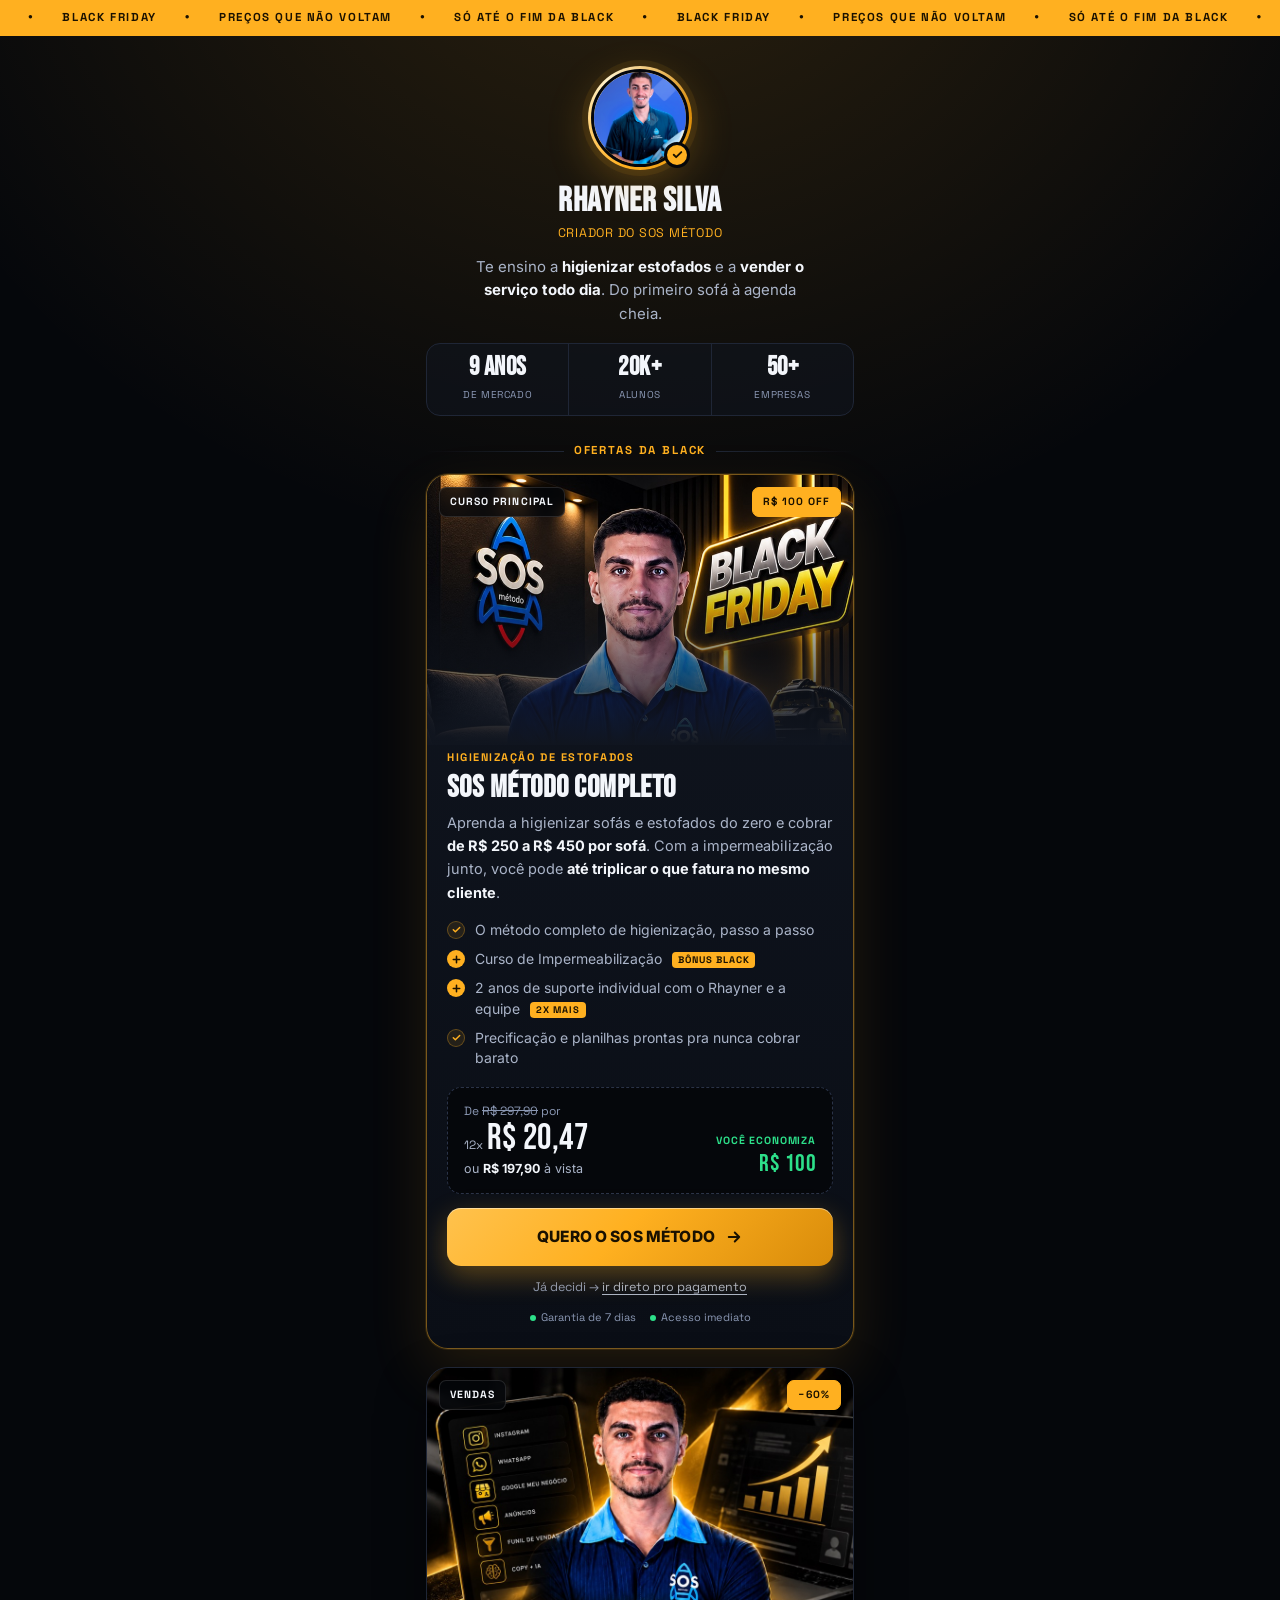
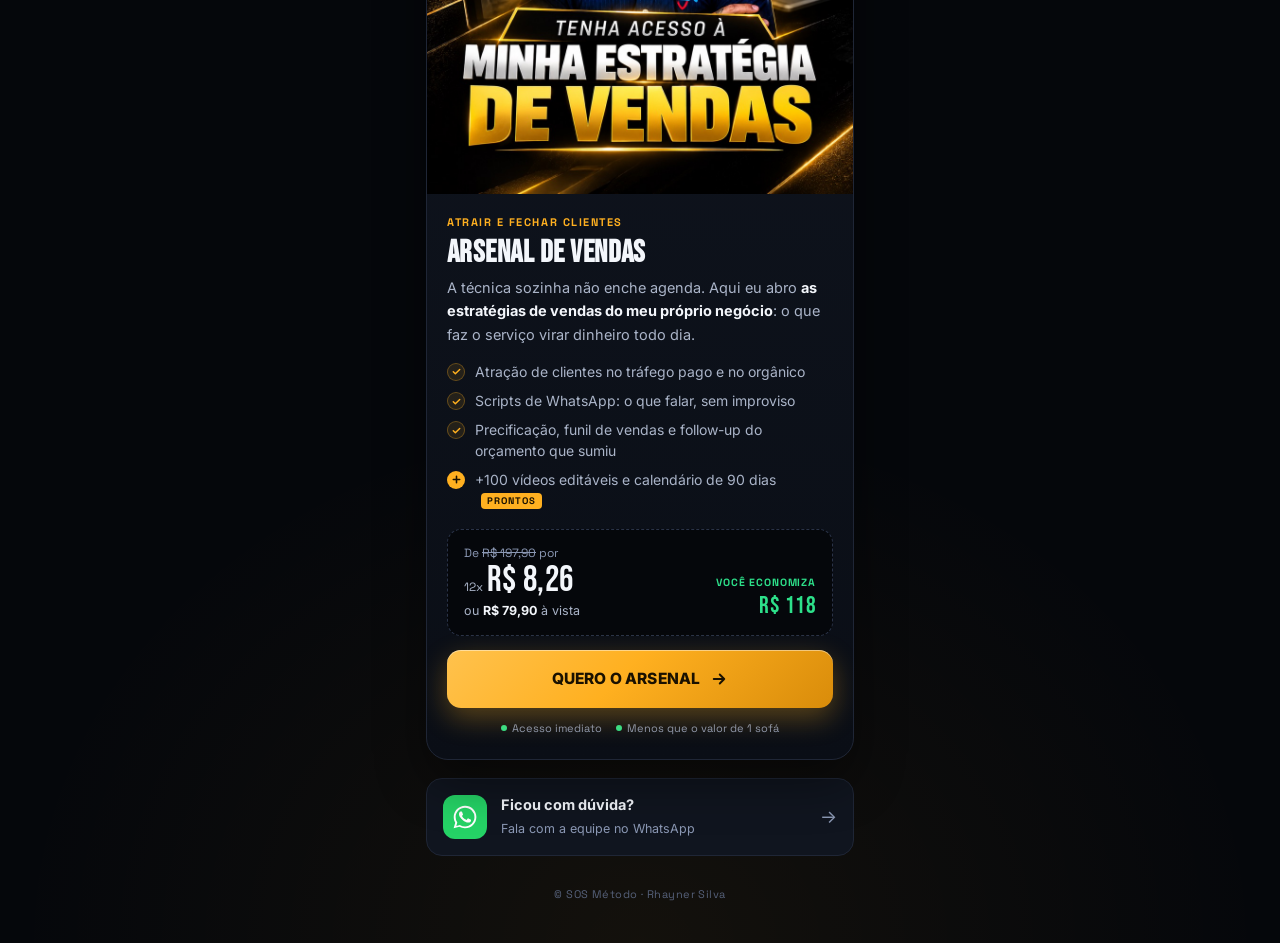
<file: bio/index.html>
<!DOCTYPE html>
<html lang="pt-BR">
<head>
<meta charset="UTF-8">
<meta name="viewport" content="width=device-width, initial-scale=1.0, viewport-fit=cover">
<title>Rhayner Silva — SOS Método | Black Friday</title>
<meta name="description" content="Os treinamentos do Rhayner Silva com preço de Black Friday: SOS Método de higienização de estofados e o Arsenal de Vendas.">
<meta name="theme-color" content="#05070b">
<!-- Meta Pixel Code -->
<script>
!function(f,b,e,v,n,t,s)
{if(f.fbq)return;n=f.fbq=function(){n.callMethod?
n.callMethod.apply(n,arguments):n.queue.push(arguments)};
if(!f._fbq)f._fbq=n;n.push=n;n.loaded=!0;n.version='2.0';
n.queue=[];t=b.createElement(e);t.async=!0;
t.src=v;s=b.getElementsByTagName(e)[0];
s.parentNode.insertBefore(t,s)}(window, document,'script',
'https://connect.facebook.net/en_US/fbevents.js');
fbq('init', '424747819483688');
fbq('track', 'PageView');
</script>
<noscript><img height="1" width="1" style="display:none"
src="https://www.facebook.com/tr?id=424747819483688&ev=PageView&noscript=1"
/></noscript>
<!-- End Meta Pixel Code -->
<link rel="preconnect" href="https://fonts.googleapis.com">
<link rel="preconnect" href="https://fonts.gstatic.com" crossorigin>
<link rel="preload" as="image" href="../rhayner.jpg" fetchpriority="high">
<link rel="stylesheet" href="https://fonts.googleapis.com/css2?family=Bebas+Neue&family=Space+Grotesk:wght@500;600;700&family=Inter:wght@400;500;600;700;800&display=swap">
<style>
:root{
  --void:#05070b;--ink:#0a0e16;--ink2:#10151f;--ink3:#161c29;
  --line:#1f2636;--text:#aab4c8;--dim:#8b98b4;--white:#f3f6fb;
  --gold:#ffb020;--gold-deep:#d98c0a;--gold-dim:rgba(255,176,32,.10);
  --green:#2de08a;--red:#ff4d4d;
  --ease:cubic-bezier(.16,1,.3,1);
}
*,*::before,*::after{box-sizing:border-box;margin:0;padding:0}
html{-webkit-text-size-adjust:100%}
body{
  background:var(--void);color:var(--text);
  font-family:'Inter',sans-serif;font-size:15px;line-height:1.55;
  -webkit-font-smoothing:antialiased;min-height:100vh;overflow-x:hidden;
  background-image:
    radial-gradient(ellipse 90% 40% at 50% -6%, rgba(255,176,32,.16), transparent 70%),
    radial-gradient(ellipse 70% 30% at 50% 100%, rgba(255,176,32,.06), transparent 70%);
}
a{color:inherit;text-decoration:none}
strong{color:var(--white);font-weight:700}
.mono{font-family:'Space Grotesk',monospace}

/* Faixa Black */
.ribbon{
  position:sticky;top:0;z-index:20;overflow:hidden;
  background:var(--gold);color:#1a1100;
  font-family:'Space Grotesk',monospace;font-weight:700;font-size:11.5px;letter-spacing:.14em;
  padding:9px 0;white-space:nowrap;
}
.ribbon .track{display:inline-flex;gap:28px;animation:marquee 22s linear infinite;padding-left:28px}
.ribbon .track span::before{content:'●';margin-right:28px;font-size:8px;vertical-align:2px}
@keyframes marquee{to{transform:translateX(-50%)}}

.page{max-width:460px;margin:0 auto;padding:30px 16px 40px}

/* Perfil */
.profile{text-align:center;margin-bottom:26px}
.avatar{
  width:104px;height:104px;margin:0 auto 14px;border-radius:50%;padding:3px;position:relative;
  background:conic-gradient(from 200deg, var(--gold), #fff1c9, var(--gold-deep), var(--gold));
  box-shadow:0 0 0 6px rgba(255,176,32,.08), 0 14px 40px rgba(255,176,32,.25);
}
.avatar img{width:100%;height:100%;border-radius:50%;object-fit:cover;object-position:50% 18%;border:3px solid var(--void);display:block}
.avatar .live{
  position:absolute;bottom:2px;right:2px;width:26px;height:26px;border-radius:50%;
  background:var(--gold);border:3px solid var(--void);display:flex;align-items:center;justify-content:center;
}
.avatar .live svg{width:13px;height:13px}
.name{font-family:'Bebas Neue',sans-serif;font-size:34px;letter-spacing:.02em;color:var(--white);line-height:1}
.handle{font-family:'Space Grotesk',monospace;font-size:12.5px;color:var(--gold);letter-spacing:.06em;margin-top:6px;text-transform:uppercase}
.tagline{font-size:15px;color:var(--text);margin:12px auto 0;max-width:340px}
.tagline strong{color:var(--white)}
.stats{display:flex;justify-content:center;margin-top:18px;border:1px solid var(--line);border-radius:14px;background:rgba(16,21,31,.6)}
.stats div{flex:1;padding:11px 4px}
.stats div+div{border-left:1px solid var(--line)}
.stats b{display:block;font-family:'Bebas Neue',sans-serif;font-size:26px;color:var(--white);line-height:1;letter-spacing:.02em}
.stats span{font-family:'Space Grotesk',monospace;font-size:10px;color:var(--dim);text-transform:uppercase;letter-spacing:.06em}

.section-label{
  display:flex;align-items:center;gap:10px;margin:0 0 14px;
  font-family:'Space Grotesk',monospace;font-size:11.5px;font-weight:700;letter-spacing:.16em;color:var(--gold);text-transform:uppercase;
}
.section-label::before,.section-label::after{content:'';flex:1;height:1px;background:linear-gradient(90deg,transparent,var(--line))}
.section-label::after{background:linear-gradient(90deg,var(--line),transparent)}

/* Card de curso */
.card{
  position:relative;border-radius:22px;overflow:hidden;margin-bottom:18px;
  background:linear-gradient(180deg,var(--ink2),var(--ink));
  border:1px solid var(--line);
  box-shadow:0 20px 50px rgba(0,0,0,.45);
  opacity:0;transform:translateY(16px);animation:rise .7s var(--ease) forwards;
}
.card:nth-of-type(2){animation-delay:.12s}
@keyframes rise{to{opacity:1;transform:none}}
.card.feat{border-color:rgba(255,176,32,.45);box-shadow:0 0 0 1px rgba(255,176,32,.12),0 24px 60px rgba(255,176,32,.12)}

.cover{position:relative;height:270px;overflow:hidden;background:var(--ink3)}
.cover img{width:100%;height:100%;object-fit:cover;object-position:50% 10%;display:block}
.cover::after{content:'';position:absolute;inset:0;background:linear-gradient(180deg,rgba(5,7,11,0) 35%,var(--ink2) 100%)}
.badges{position:absolute;top:12px;left:12px;right:12px;display:flex;justify-content:space-between;z-index:2;gap:8px}
.badge{
  font-family:'Space Grotesk',monospace;font-size:10.5px;font-weight:700;letter-spacing:.1em;text-transform:uppercase;
  padding:6px 10px;border-radius:7px;background:rgba(5,7,11,.78);color:var(--white);
  border:1px solid rgba(255,255,255,.12);-webkit-backdrop-filter:blur(6px);backdrop-filter:blur(6px);
}
.badge.off{background:var(--gold);color:#1a1100;border-color:var(--gold)}

/* Capa do Arsenal (feita em CSS) */
.cover.arsenal{background:
  radial-gradient(circle at 80% 10%, rgba(255,176,32,.22), transparent 55%),
  repeating-linear-gradient(135deg, rgba(255,255,255,.025) 0 2px, transparent 2px 12px),
  var(--ink3);display:flex;align-items:center;justify-content:center}
.cover.sq{height:auto;aspect-ratio:1/1}
.cover.sq img{object-position:50% 50%}
.cover.sq::after{display:none}
.cover.sq + .body{padding-top:20px}
.cover.arsenal::after{background:linear-gradient(180deg,rgba(5,7,11,0) 55%,var(--ink2) 100%)}
.stack{position:relative;width:230px;height:130px;margin-top:22px}
.doc{
  position:absolute;left:50%;width:170px;height:104px;border-radius:12px;
  background:linear-gradient(160deg,#1d2433,#121722);border:1px solid #2a3348;
  padding:12px 14px;box-shadow:0 12px 30px rgba(0,0,0,.5);
}
.doc:nth-child(1){transform:translateX(-50%) translateX(-44px) rotate(-10deg);top:10px;opacity:.7}
.doc:nth-child(2){transform:translateX(-50%) translateX(44px) rotate(9deg);top:8px;opacity:.85}
.doc:nth-child(3){transform:translateX(-50%);top:0;border-color:rgba(255,176,32,.55);background:linear-gradient(160deg,#241d0d,#141108)}
.doc i{font-style:normal;font-family:'Space Grotesk',monospace;font-size:10px;letter-spacing:.12em;color:var(--gold);font-weight:700}
.doc b{display:block;font-family:'Bebas Neue',sans-serif;font-size:22px;color:var(--white);letter-spacing:.03em;line-height:1;margin-top:6px}
.doc .ln{height:5px;border-radius:3px;background:#2a3348;margin-top:8px}
.doc .ln.s{width:60%}
.doc:nth-child(3) .ln{background:rgba(255,176,32,.25)}

.body{padding:4px 20px 22px;position:relative}
.kicker{font-family:'Space Grotesk',monospace;font-size:11px;font-weight:700;letter-spacing:.14em;color:var(--gold);text-transform:uppercase}
.title{font-family:'Bebas Neue',sans-serif;font-size:31px;color:var(--white);line-height:1;letter-spacing:.015em;margin:6px 0 8px}
.promise{font-size:14.5px;color:var(--text);line-height:1.6}
.list{list-style:none;margin:16px 0 18px;display:grid;gap:9px}
.list li{display:flex;gap:10px;align-items:flex-start;font-size:14px;color:var(--text);line-height:1.45}
.list li::before{
  content:'';flex:0 0 18px;height:18px;border-radius:50%;margin-top:1px;
  background:var(--gold-dim) url("data:image/svg+xml,%3Csvg xmlns='http://www.w3.org/2000/svg' viewBox='0 0 24 24' fill='none' stroke='%23ffb020' stroke-width='3.2' stroke-linecap='round' stroke-linejoin='round'%3E%3Cpath d='M5 12.5l4.5 4.5L19 7.5'/%3E%3C/svg%3E") center/11px no-repeat;
  border:1px solid rgba(255,176,32,.3);
}
.list li.bonus::before{background-color:var(--gold);background-image:url("data:image/svg+xml,%3Csvg xmlns='http://www.w3.org/2000/svg' viewBox='0 0 24 24' fill='none' stroke='%231a1100' stroke-width='3.4' stroke-linecap='round'%3E%3Cpath d='M12 5v14M5 12h14'/%3E%3C/svg%3E")}
.list li .tag{font-family:'Space Grotesk',monospace;font-size:9.5px;font-weight:700;letter-spacing:.1em;color:#1a1100;background:var(--gold);padding:2px 6px;border-radius:4px;margin-left:6px;vertical-align:1px;white-space:nowrap}

.price{display:flex;align-items:flex-end;justify-content:space-between;gap:10px;padding:14px 16px;border-radius:14px;background:var(--void);border:1px dashed #2a3348;margin-bottom:14px}
.price .old{font-family:'Space Grotesk',monospace;font-size:12px;color:var(--dim)}
.price .old s{color:var(--dim)}
.price .now{font-family:'Bebas Neue',sans-serif;font-size:36px;color:var(--white);line-height:.95;letter-spacing:.01em;margin-top:2px}
.price .now small{font-family:'Space Grotesk',monospace;font-size:12px;color:var(--text);letter-spacing:0;margin-right:4px}
.price .cash{font-size:12.5px;color:var(--text);margin-top:3px}
.price .save{font-family:'Space Grotesk',monospace;font-size:10.5px;font-weight:700;letter-spacing:.08em;color:var(--green);text-align:right;line-height:1.3;white-space:nowrap}
.price .save b{display:block;font-family:'Bebas Neue',sans-serif;font-size:24px;letter-spacing:.02em;color:var(--green);font-weight:400}

.btn{
  display:flex;align-items:center;justify-content:center;gap:10px;width:100%;
  padding:17px 18px;border-radius:14px;border:0;cursor:pointer;
  background:linear-gradient(135deg,#ffc24d,var(--gold) 45%,var(--gold-deep));
  color:#1a1100;font-family:'Inter',sans-serif;font-weight:800;font-size:15.5px;letter-spacing:.01em;
  box-shadow:0 10px 28px rgba(255,176,32,.32), inset 0 1px 0 rgba(255,255,255,.45);
  position:relative;overflow:hidden;transition:transform .15s;
}
.btn:active{transform:scale(.98)}
.btn::after{content:'';position:absolute;top:0;left:-60%;width:40%;height:100%;background:linear-gradient(90deg,transparent,rgba(255,255,255,.45),transparent);transform:skewX(-20deg);animation:shine 3.6s ease-in-out infinite}
@keyframes shine{0%,60%{left:-60%}100%{left:130%}}
.btn svg{width:18px;height:18px;flex-shrink:0}
.sub-link{display:block;text-align:center;margin-top:12px;font-family:'Space Grotesk',monospace;font-size:12.5px;color:var(--dim)}
.sub-link u{color:var(--text);text-underline-offset:3px}
.safe{display:flex;justify-content:center;gap:14px;margin-top:12px;font-family:'Space Grotesk',monospace;font-size:11px;color:var(--dim);flex-wrap:wrap}
.safe span{display:inline-flex;align-items:center;gap:5px}
.safe span::before{content:'';width:6px;height:6px;border-radius:50%;background:var(--green)}

/* Contato */
.contact{
  display:flex;align-items:center;gap:14px;padding:15px 16px;border-radius:16px;margin-top:8px;
  background:var(--ink2);border:1px solid var(--line);transition:border-color .2s;
}
.contact:active{border-color:#25d366}
.contact .ic{width:44px;height:44px;border-radius:12px;background:#25d366;display:flex;align-items:center;justify-content:center;flex-shrink:0}
.contact .ic svg{width:24px;height:24px}
.contact b{display:block;color:var(--white);font-size:14.5px}
.contact span{font-size:12.5px;color:var(--dim)}
.contact .arr{margin-left:auto;color:var(--dim);font-size:18px}

footer{text-align:center;margin-top:30px;font-family:'Space Grotesk',monospace;font-size:11px;color:#56617a;letter-spacing:.04em}

@media (prefers-reduced-motion:reduce){
  .ribbon .track,.btn::after{animation:none}
  .card{animation:none;opacity:1;transform:none}
}
</style>
</head>
<body>

<div class="ribbon" aria-label="Black Friday SOS Método">
  <div class="track">
    <span>BLACK FRIDAY</span><span>PREÇOS QUE NÃO VOLTAM</span><span>SÓ ATÉ O FIM DA BLACK</span><span>BLACK FRIDAY</span><span>PREÇOS QUE NÃO VOLTAM</span><span>SÓ ATÉ O FIM DA BLACK</span>
    <span>BLACK FRIDAY</span><span>PREÇOS QUE NÃO VOLTAM</span><span>SÓ ATÉ O FIM DA BLACK</span><span>BLACK FRIDAY</span><span>PREÇOS QUE NÃO VOLTAM</span><span>SÓ ATÉ O FIM DA BLACK</span>
  </div>
</div>

<main class="page">

  <header class="profile">
    <div class="avatar">
      <img src="../rhayner.jpg" alt="Rhayner Silva" width="98" height="98">
      <span class="live" aria-hidden="true"><svg viewBox="0 0 24 24" fill="none" stroke="#1a1100" stroke-width="3.4" stroke-linecap="round" stroke-linejoin="round"><path d="M5 12.5l4.5 4.5L19 7.5"/></svg></span>
    </div>
    <h1 class="name">Rhayner Silva</h1>
    <div class="handle">Criador do SOS Método</div>
    <p class="tagline">Te ensino a <strong>higienizar estofados</strong> e a <strong>vender o serviço todo dia</strong>. Do primeiro sofá à agenda cheia.</p>
    <div class="stats">
      <div><b>9 anos</b><span>de mercado</span></div>
      <div><b>20K+</b><span>alunos</span></div>
      <div><b>50+</b><span>empresas</span></div>
    </div>
  </header>

  <div class="section-label">Ofertas da Black</div>

  <!-- CURSO 1: SOS MÉTODO (higienização) -->
  <article class="card feat">
    <div class="cover">
      <img src="../black/hero-mobile.jpg" alt="Higienização de sofá com o SOS Método" width="820" height="1456">
      <div class="badges"><span class="badge">Curso principal</span><span class="badge off">R$ 100 OFF</span></div>
    </div>
    <div class="body">
      <div class="kicker">Higienização de estofados</div>
      <h2 class="title">SOS Método completo</h2>
      <p class="promise">Aprenda a higienizar sofás e estofados do zero e cobrar <strong>de R$ 250 a R$ 450 por sofá</strong>. Com a impermeabilização junto, você pode <strong>até triplicar o que fatura no mesmo cliente</strong>.</p>
      <ul class="list">
        <li>O método completo de higienização, passo a passo</li>
        <li class="bonus"><span>Curso de Impermeabilização <span class="tag">BÔNUS BLACK</span></span></li>
        <li class="bonus"><span>2 anos de suporte individual com o Rhayner e a equipe <span class="tag">2X MAIS</span></span></li>
        <li>Precificação e planilhas prontas pra nunca cobrar barato</li>
      </ul>
      <div class="price">
        <div>
          <div class="old">De <s>R$ 297,90</s> por</div>
          <div class="now"><small>12x</small>R$ 20,47</div>
          <div class="cash">ou <strong>R$ 197,90</strong> à vista</div>
        </div>
        <div class="save">VOCÊ ECONOMIZA<b>R$ 100</b></div>
      </div>
      <a class="btn" data-go="pagina" href="https://lp.sosmetodo.com/black/">
        QUERO O SOS MÉTODO
        <svg viewBox="0 0 24 24" fill="none" stroke="currentColor" stroke-width="2.6" stroke-linecap="round" stroke-linejoin="round"><path d="M5 12h14M13 6l6 6-6 6"/></svg>
      </a>
      <a class="sub-link" data-go="checkout-sos" href="https://pay.kiwify.com.br/hNVXI85?afid=waP5Te17&src=554">Já decidi → <u>ir direto pro pagamento</u></a>
      <div class="safe"><span>Garantia de 7 dias</span><span>Acesso imediato</span></div>
    </div>
  </article>

  <!-- CURSO 2: ARSENAL DE VENDAS -->
  <article class="card">
    <div class="cover sq">
      <img src="arsenal.jpg" alt="Arsenal de Vendas: a estratégia de vendas do Rhayner" width="900" height="900" loading="lazy">
      <div class="badges"><span class="badge">Vendas</span><span class="badge off">−60%</span></div>
    </div>
    <div class="body">
      <div class="kicker">Atrair e fechar clientes</div>
      <h2 class="title">Arsenal de Vendas</h2>
      <p class="promise">A técnica sozinha não enche agenda. Aqui eu abro <strong>as estratégias de vendas do meu próprio negócio</strong>: o que faz o serviço virar dinheiro todo dia.</p>
      <ul class="list">
        <li>Atração de clientes no tráfego pago e no orgânico</li>
        <li>Scripts de WhatsApp: o que falar, sem improviso</li>
        <li>Precificação, funil de vendas e follow-up do orçamento que sumiu</li>
        <li class="bonus"><span>+100 vídeos editáveis e calendário de 90 dias <span class="tag">PRONTOS</span></span></li>
      </ul>
      <div class="price">
        <div>
          <div class="old">De <s>R$ 197,90</s> por</div>
          <div class="now"><small>12x</small>R$ 8,26</div>
          <div class="cash">ou <strong>R$ 79,90</strong> à vista</div>
        </div>
        <div class="save">VOCÊ ECONOMIZA<b>R$ 118</b></div>
      </div>
      <a class="btn" data-go="checkout-arsenal" href="https://pay.kiwify.com.br/4ZuOflX?afid=fmHD7X69&src=554">
        QUERO O ARSENAL
        <svg viewBox="0 0 24 24" fill="none" stroke="currentColor" stroke-width="2.6" stroke-linecap="round" stroke-linejoin="round"><path d="M5 12h14M13 6l6 6-6 6"/></svg>
      </a>
      <div class="safe"><span>Acesso imediato</span><span>Menos que o valor de 1 sofá</span></div>
    </div>
  </article>

  <a class="contact" id="waBio" href="https://wa.me/5564996106649?text=Ol%C3%A1!%20Vim%20pela%20bio%20do%20SOS%20M%C3%A9todo%20e%20quero%20tirar%20uma%20d%C3%BAvida%20sobre%20os%20cursos." target="_blank" rel="noopener">
    <span class="ic"><svg viewBox="0 0 24 24" fill="#fff"><path d="M17.47 14.38c-.3-.15-1.76-.87-2.03-.97-.27-.1-.47-.15-.67.15-.2.3-.77.97-.94 1.17-.17.2-.35.22-.65.07-.3-.15-1.26-.46-2.4-1.48-.89-.79-1.49-1.77-1.66-2.07-.17-.3-.02-.46.13-.61.13-.13.3-.35.45-.52.15-.17.2-.3.3-.5.1-.2.05-.37-.02-.52-.08-.15-.67-1.61-.92-2.21-.24-.58-.49-.5-.67-.51h-.57c-.2 0-.52.07-.79.37-.27.3-1.04 1.02-1.04 2.48s1.07 2.88 1.21 3.08c.15.2 2.1 3.2 5.08 4.49.71.31 1.26.49 1.69.63.71.23 1.36.2 1.87.12.57-.09 1.76-.72 2.01-1.41.25-.7.25-1.29.17-1.41-.07-.13-.27-.2-.57-.35zM12.04 21.5h-.01a9.4 9.4 0 0 1-4.79-1.31l-.34-.2-3.56.93.95-3.47-.22-.36a9.38 9.38 0 0 1-1.44-5.01c0-5.19 4.23-9.41 9.42-9.41 2.52 0 4.88.98 6.66 2.76a9.35 9.35 0 0 1 2.75 6.66c0 5.19-4.23 9.41-9.42 9.41zm8.02-17.43A11.27 11.27 0 0 0 12.04.75C5.8.75.72 5.83.72 12.07c0 1.99.52 3.94 1.51 5.66L.62 23.25l5.65-1.48a11.3 11.3 0 0 0 5.77 1.47h.01c6.24 0 11.32-5.08 11.32-11.32 0-3.02-1.18-5.87-3.31-8z"/></svg></span>
    <div><b>Ficou com dúvida?</b><span>Fala com a equipe no WhatsApp</span></div>
    <span class="arr">→</span>
  </a>

  <footer>© SOS Método · Rhayner Silva</footer>
</main>

<script>
/* Rastreio: repassa as UTMs que chegaram na bio pra página e pro checkout */
var TRACK_KEYS = ['utm_source','utm_medium','utm_campaign','utm_content','utm_term','utm_id','src','sck','fbclid','gclid','ttclid','xcod'];
function getTrackingParams(){
  var out = {};
  try{
    var saved = JSON.parse(sessionStorage.getItem('sosUtms') || '{}');
    Object.keys(saved).forEach(function(k){ out[k] = saved[k]; });
  }catch(e){}
  var cur = new URLSearchParams(window.location.search);
  TRACK_KEYS.forEach(function(k){ if(cur.has(k)) out[k] = cur.get(k); });
  try{ sessionStorage.setItem('sosUtms', JSON.stringify(out)); }catch(e){}
  return out;
}
function withTracking(base){
  try{
    var url = new URL(base);
    var p = getTrackingParams();
    Object.keys(p).forEach(function(k){ url.searchParams.set(k, p[k]); });
    return url.toString();
  }catch(e){ return base; }
}
document.querySelectorAll('[data-go]').forEach(function(a){
  a.href = withTracking(a.href);
  a.addEventListener('click', function(){
    var tipo = a.getAttribute('data-go');
    try{
      if(tipo.indexOf('checkout') === 0) fbq('track','InitiateCheckout',{content_name: tipo === 'checkout-arsenal' ? 'Arsenal de Vendas' : 'SOS Metodo'});
      else fbq('track','ViewContent',{content_name:'SOS Metodo - Black'});
    }catch(e){}
  });
});
document.getElementById('waBio').addEventListener('click', function(){ try{ fbq('track','Contact'); }catch(e){} });
</script>
</body>
</html>
</file>
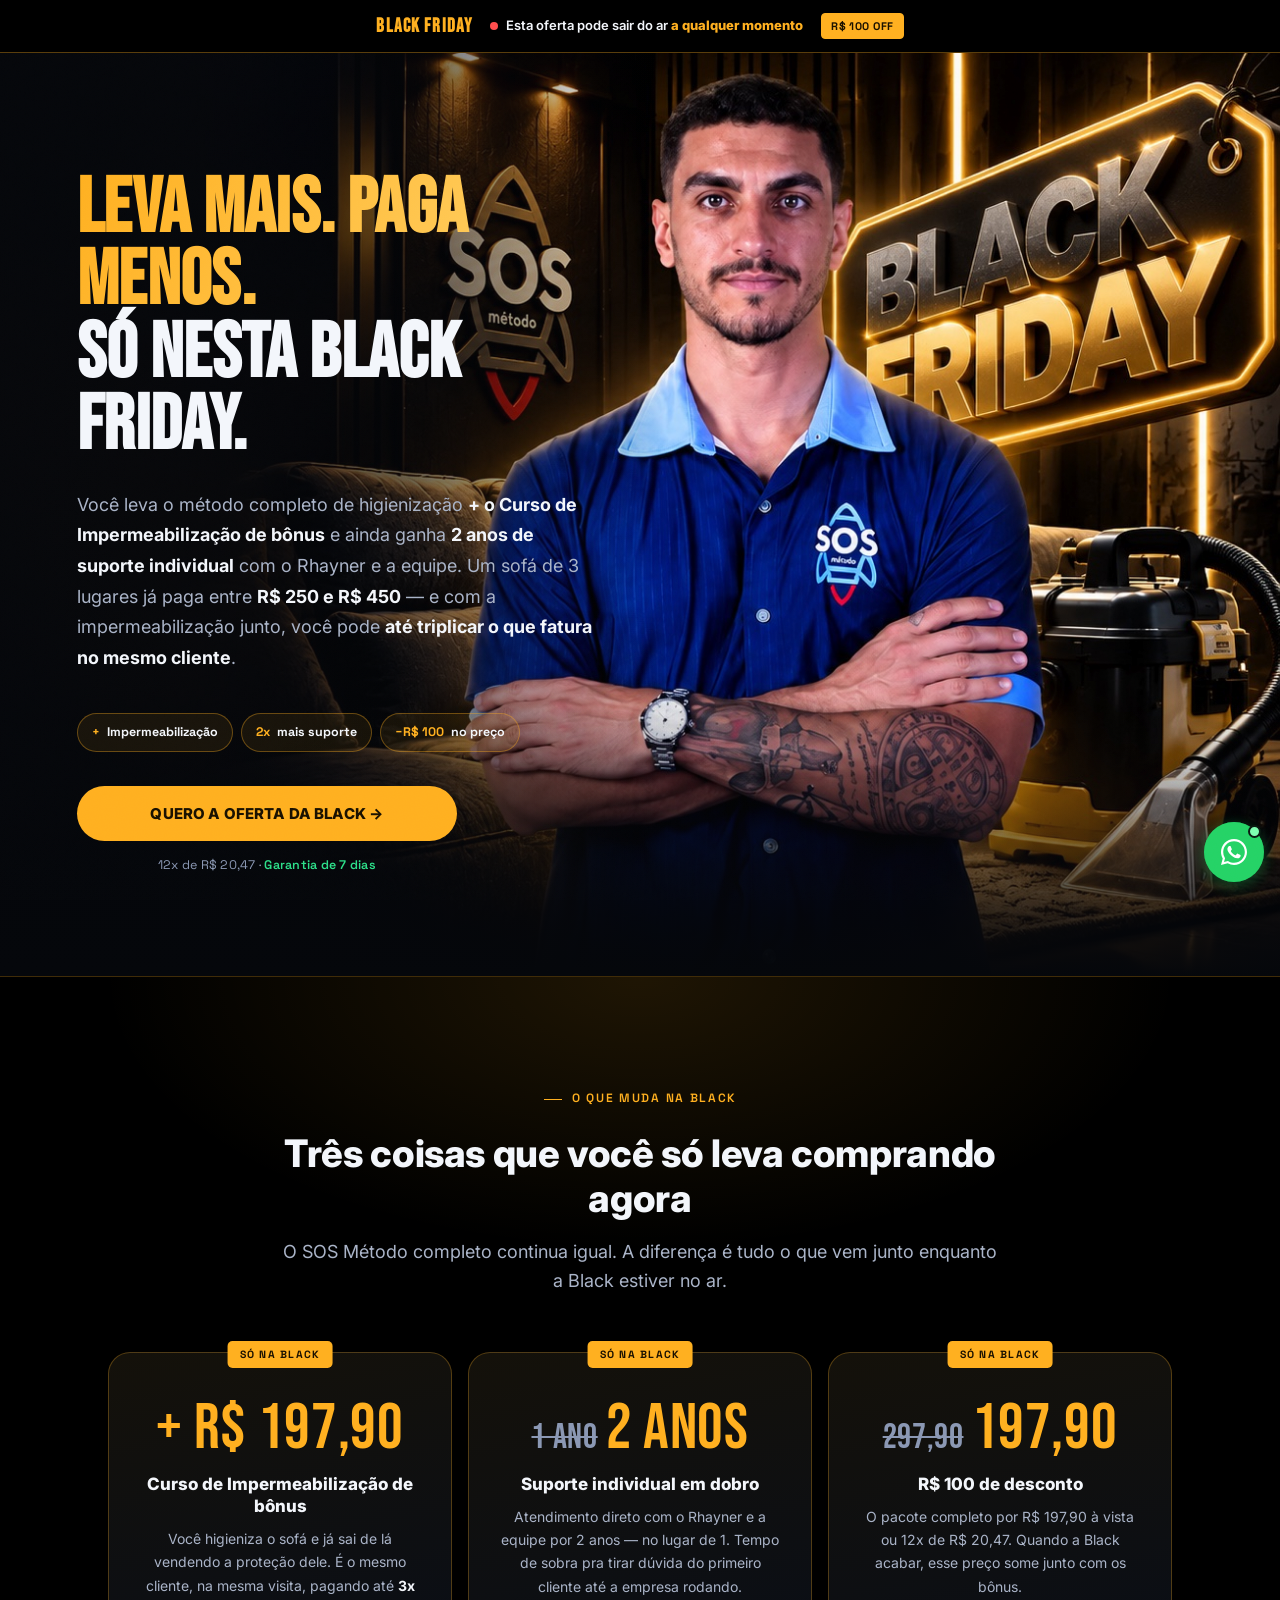
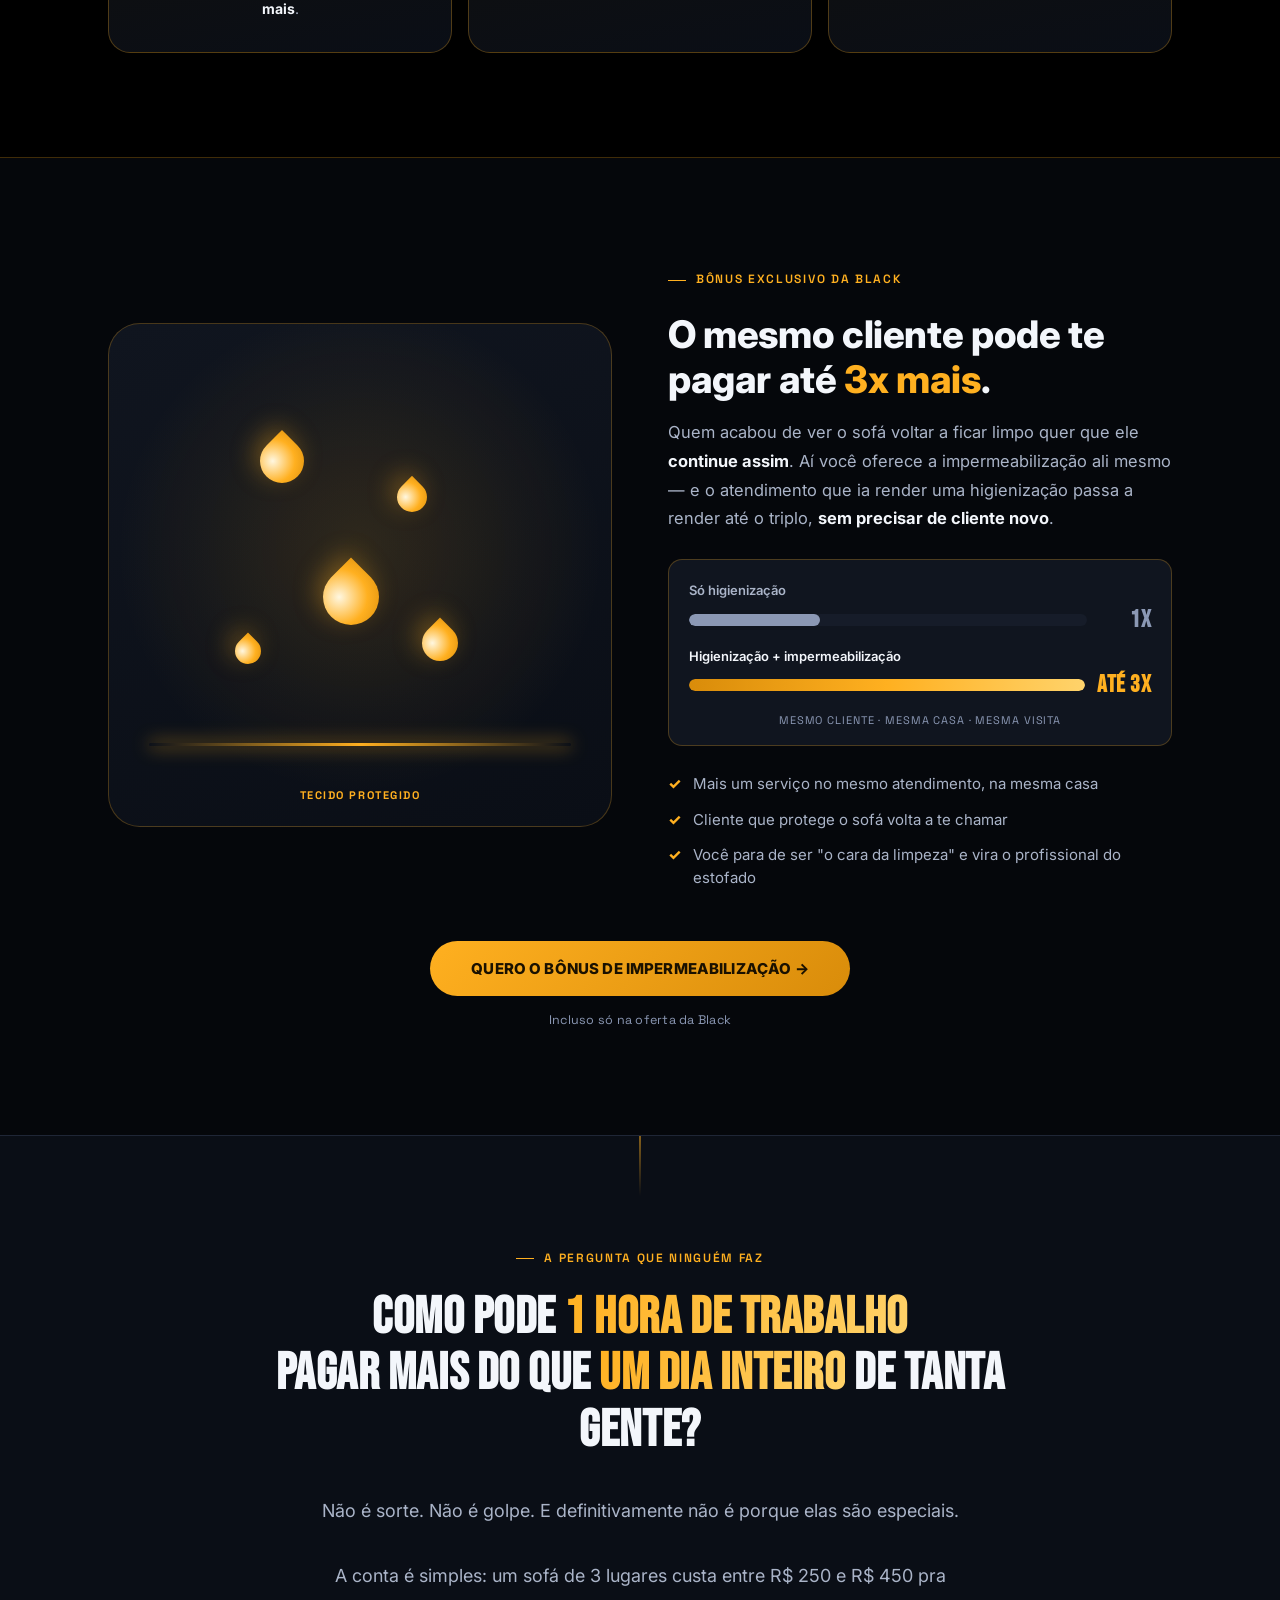
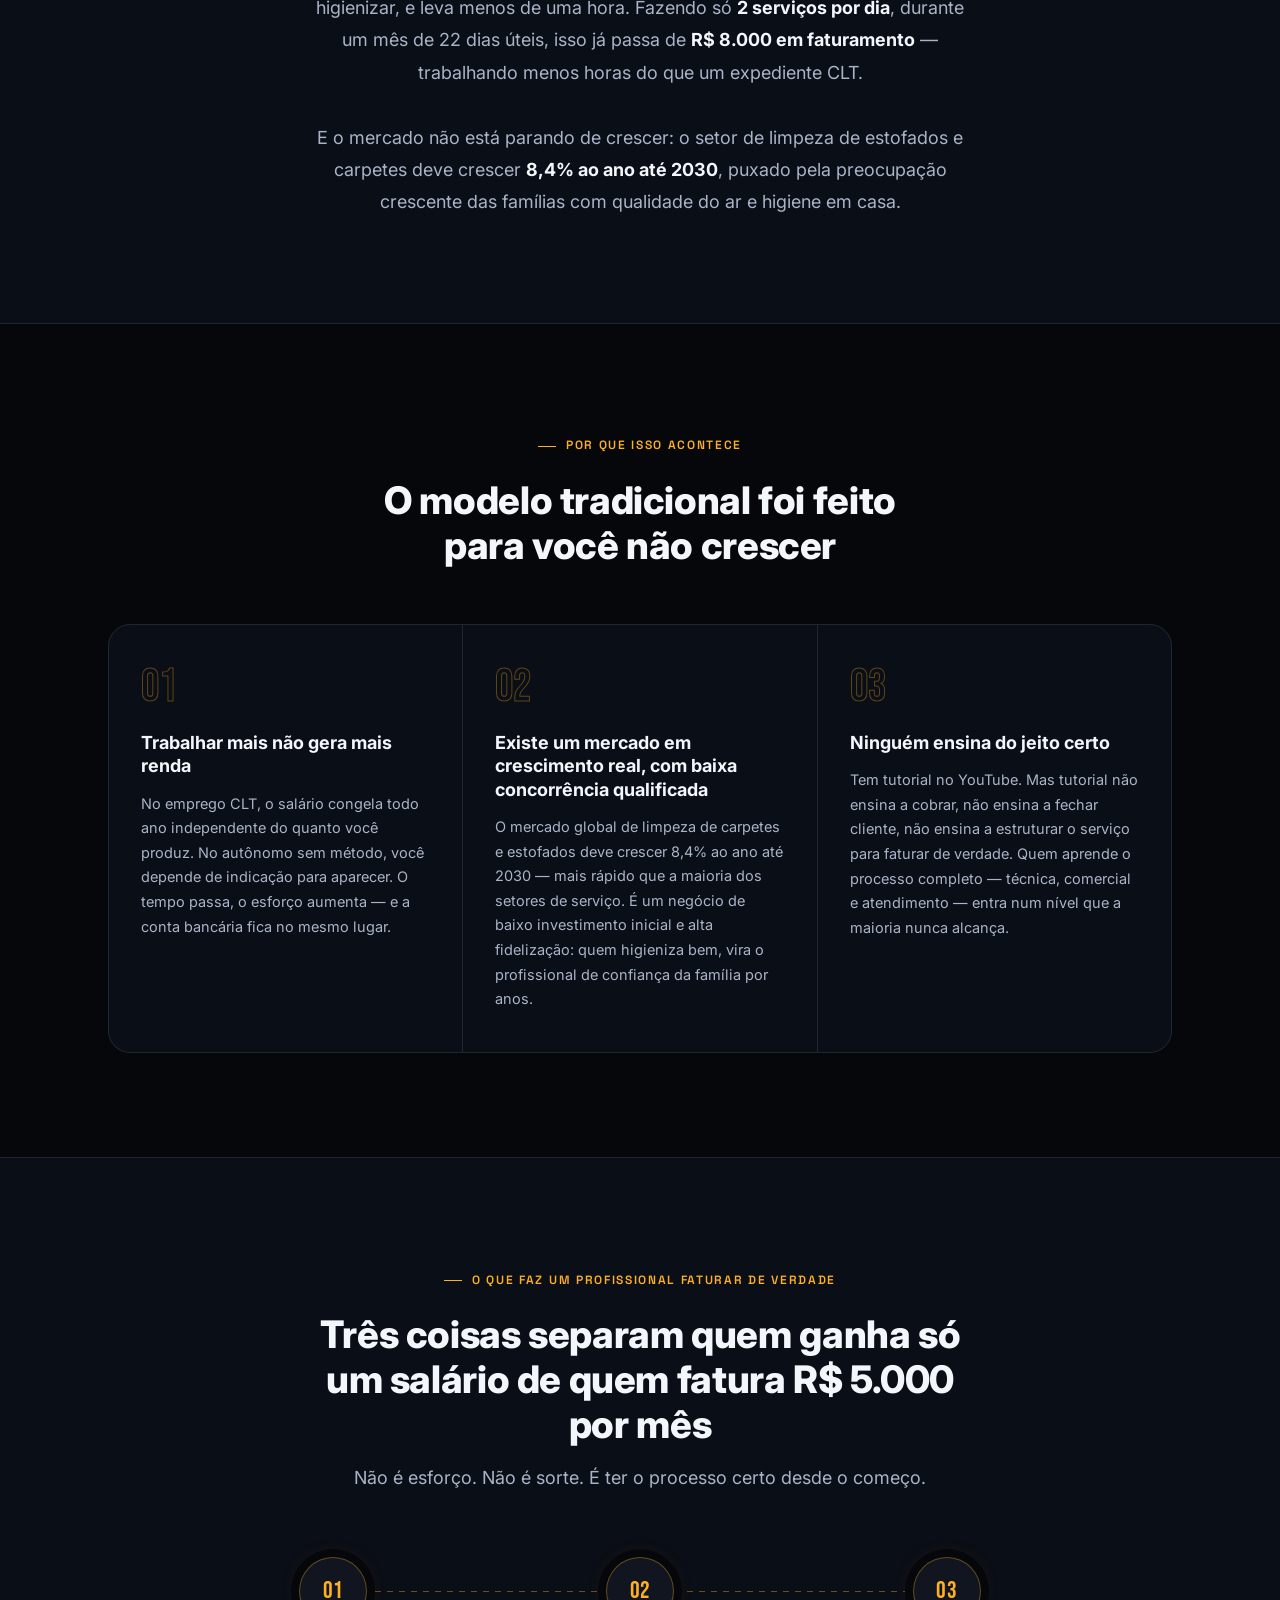
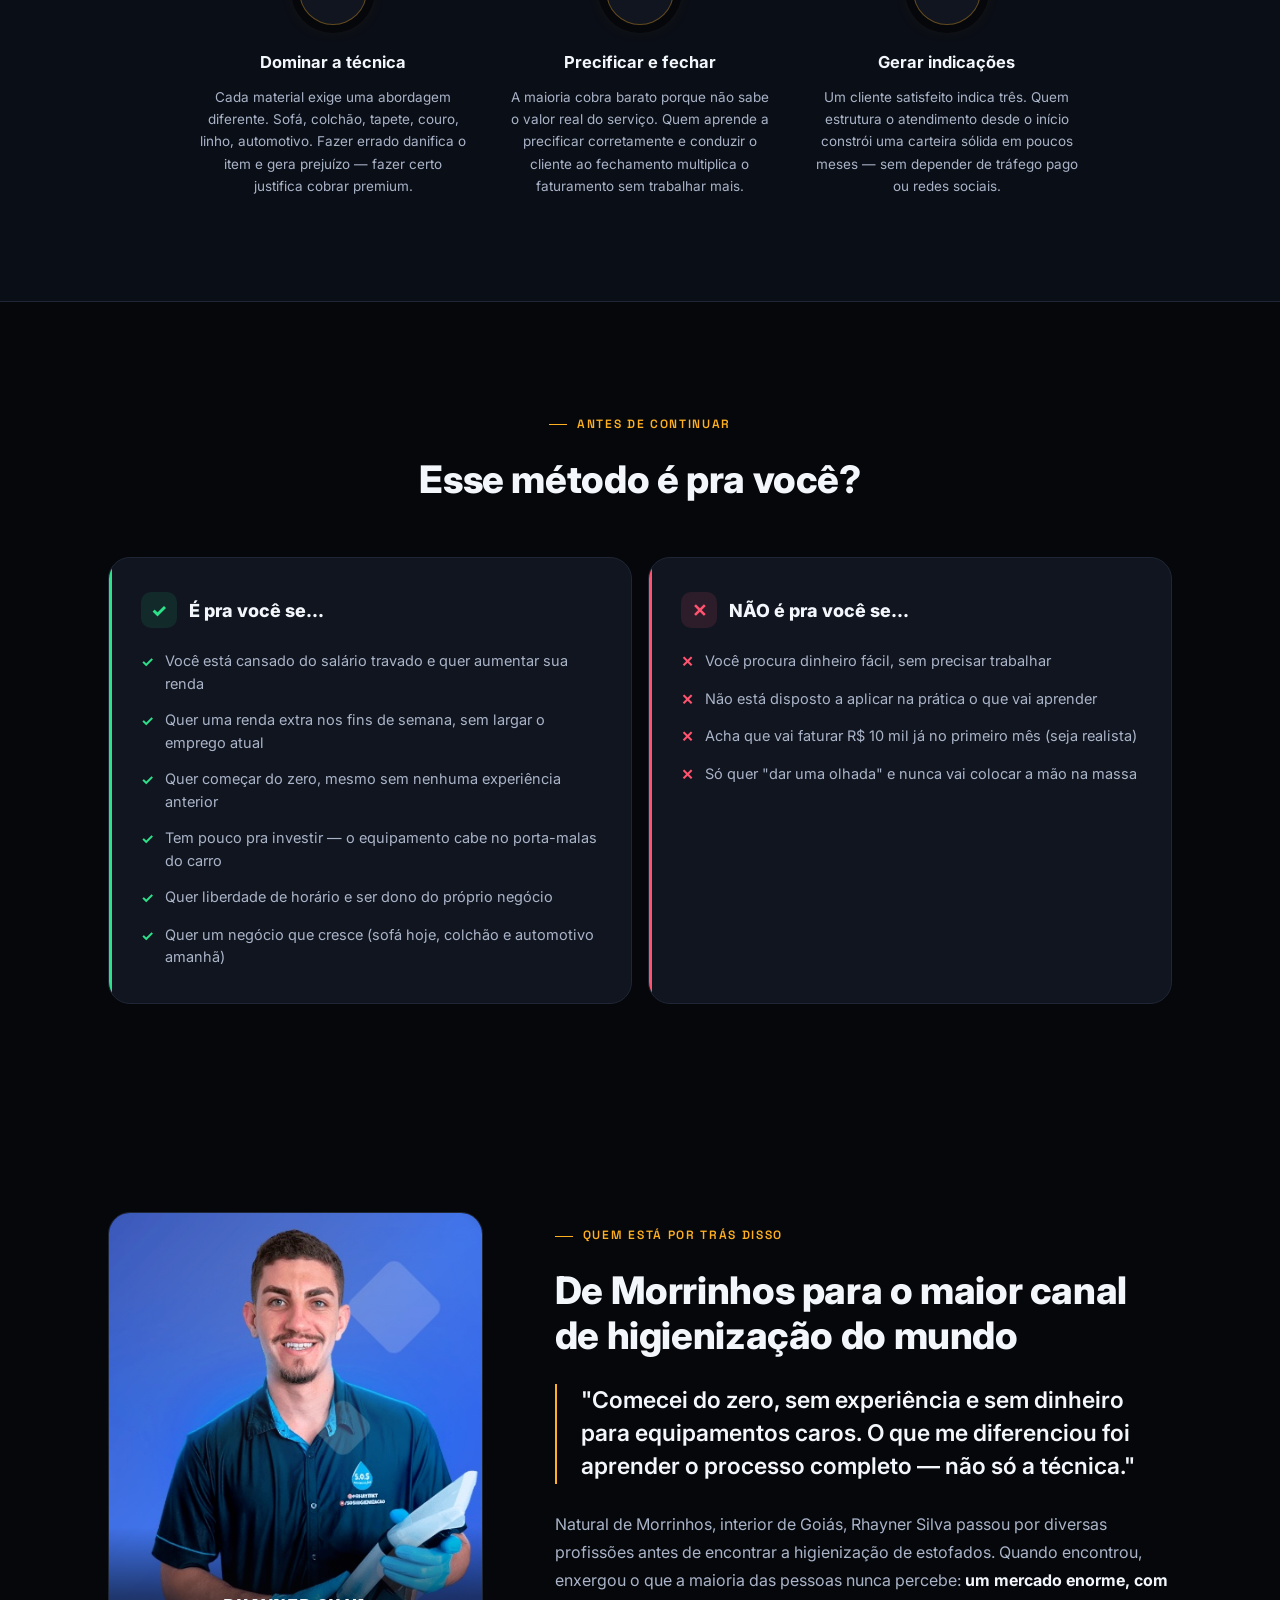
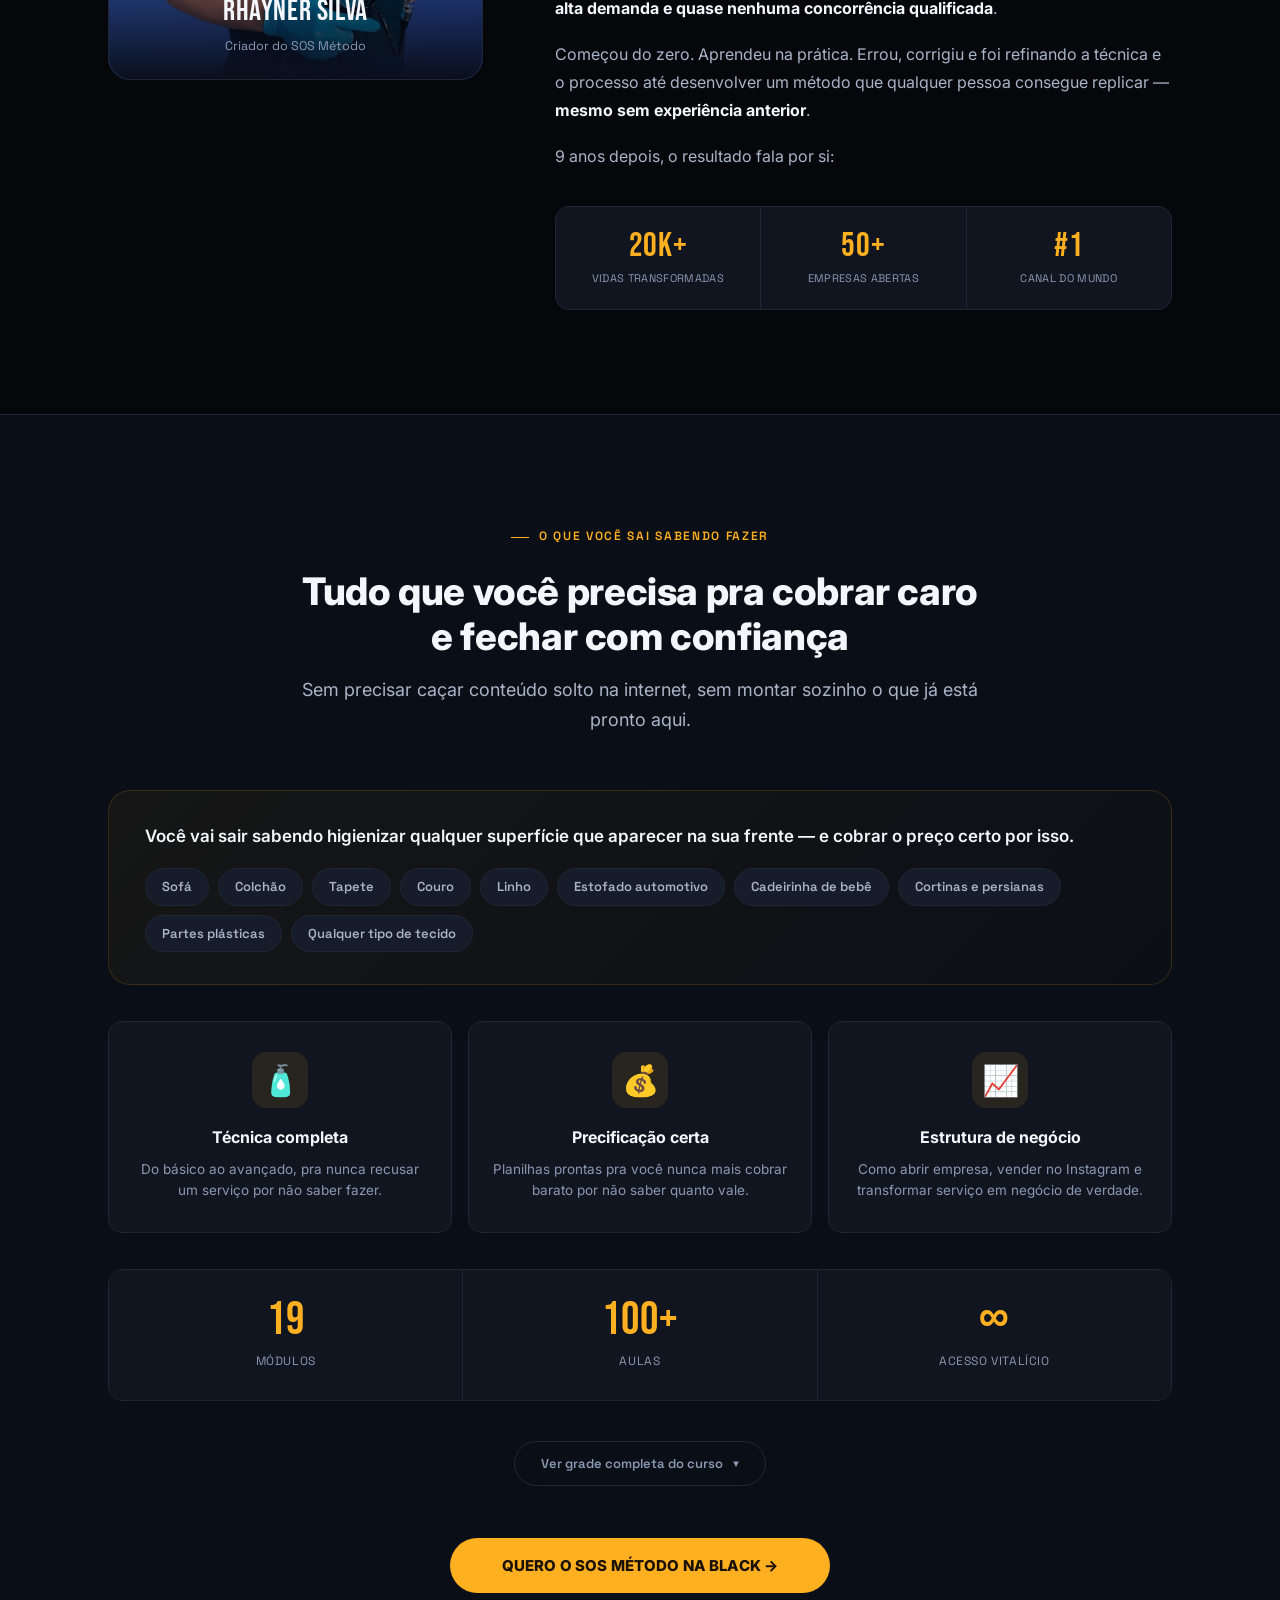
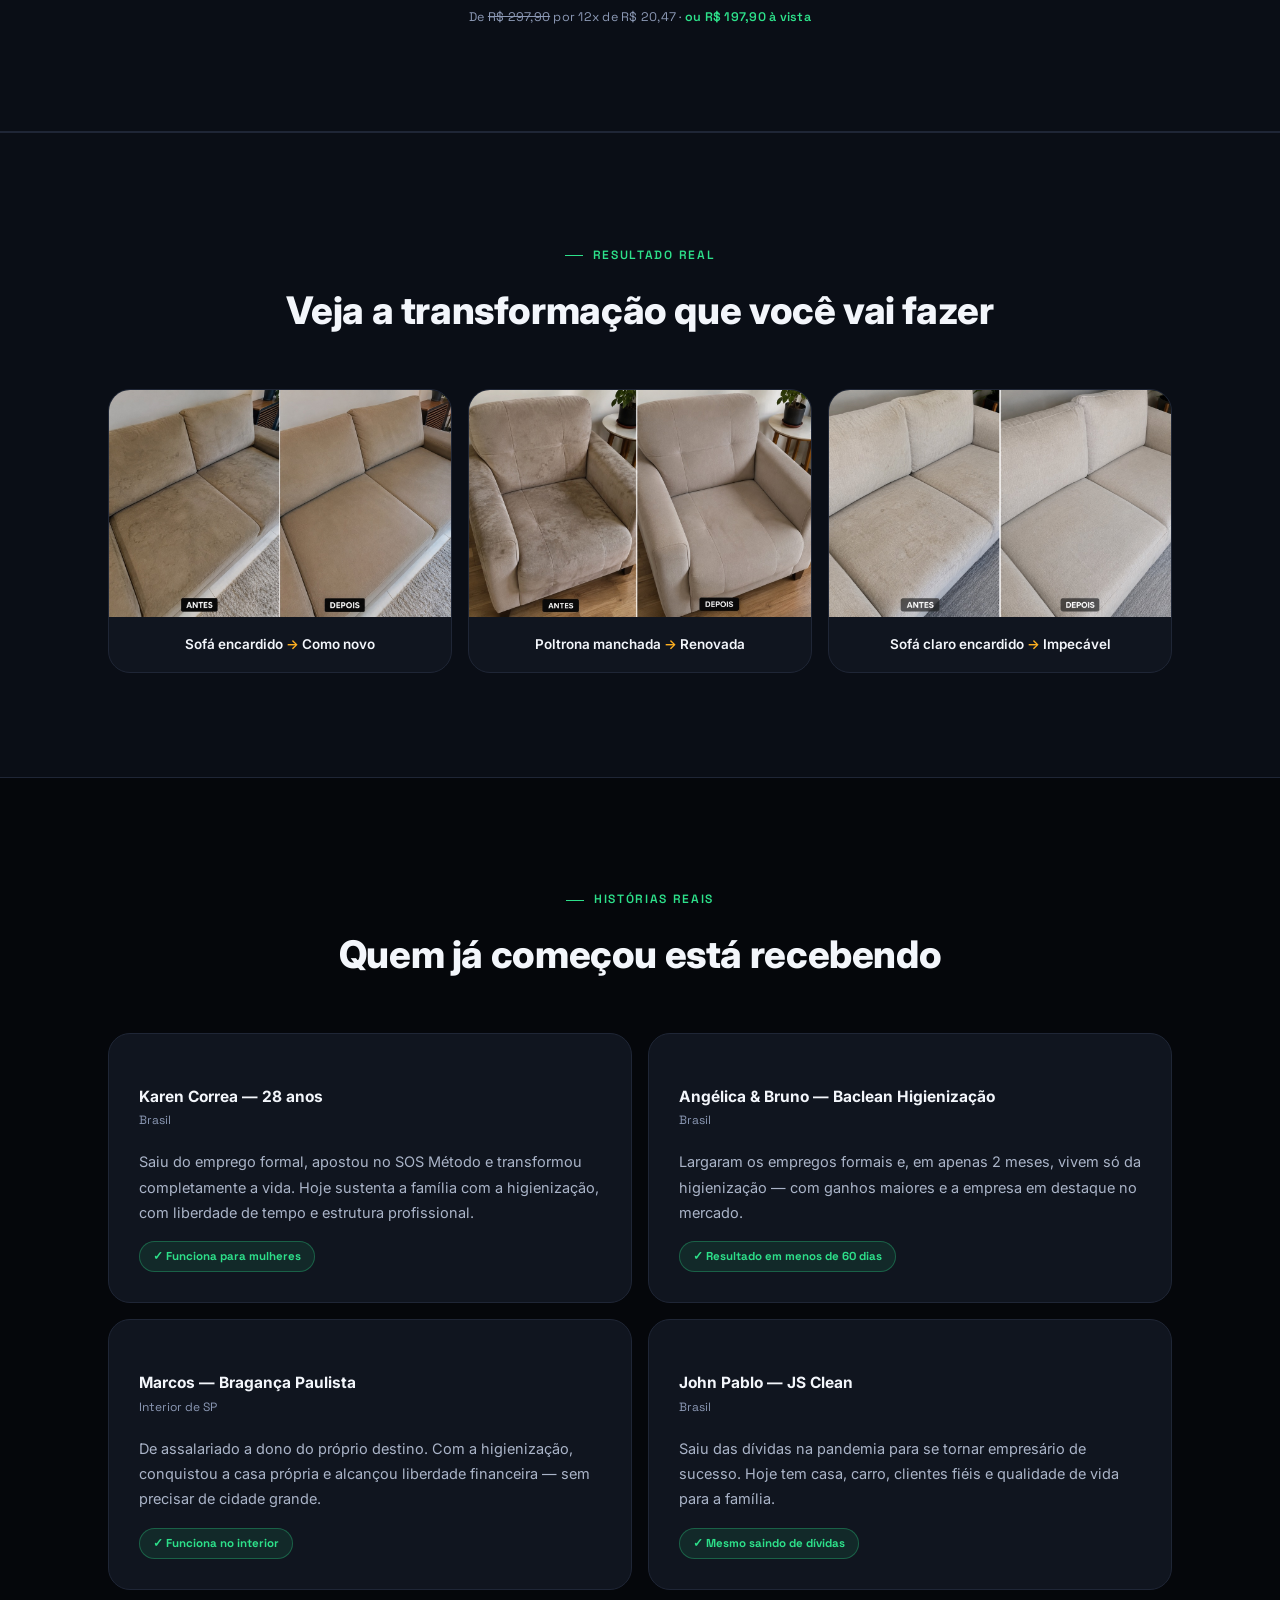
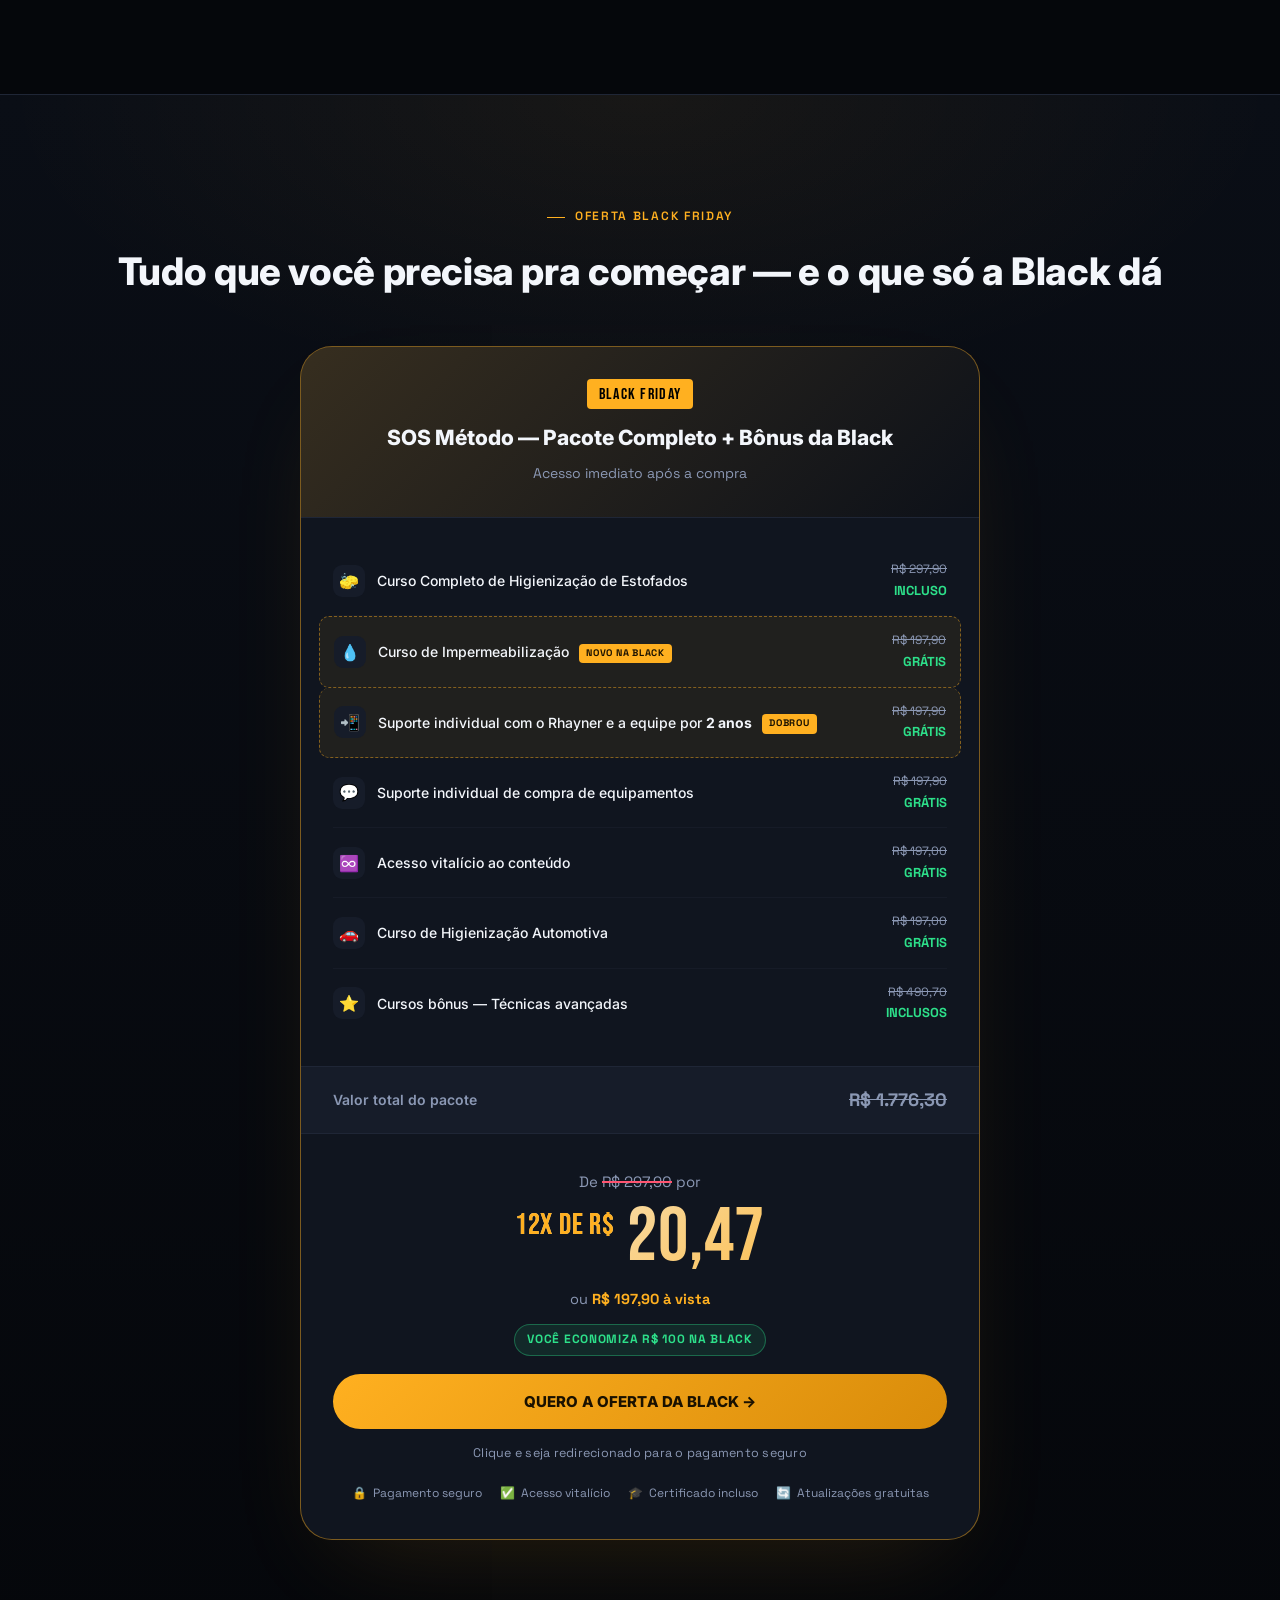
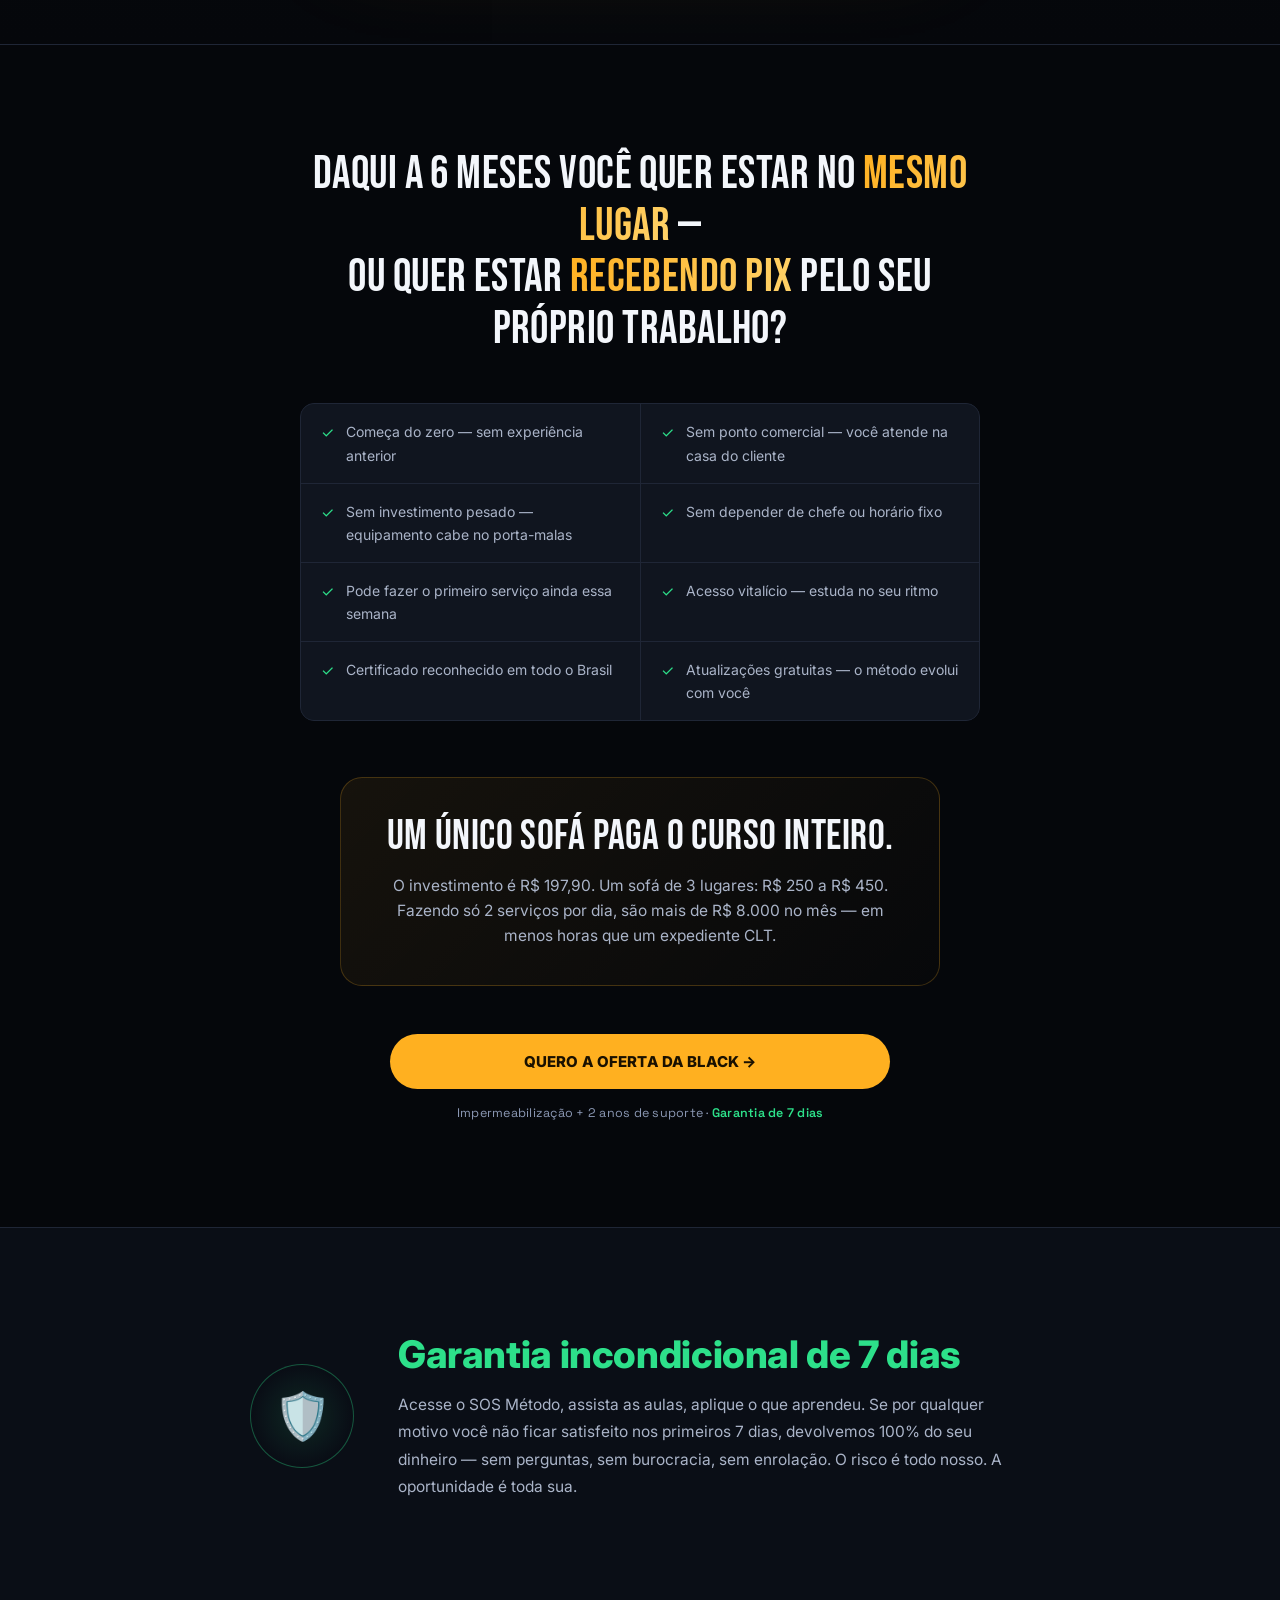
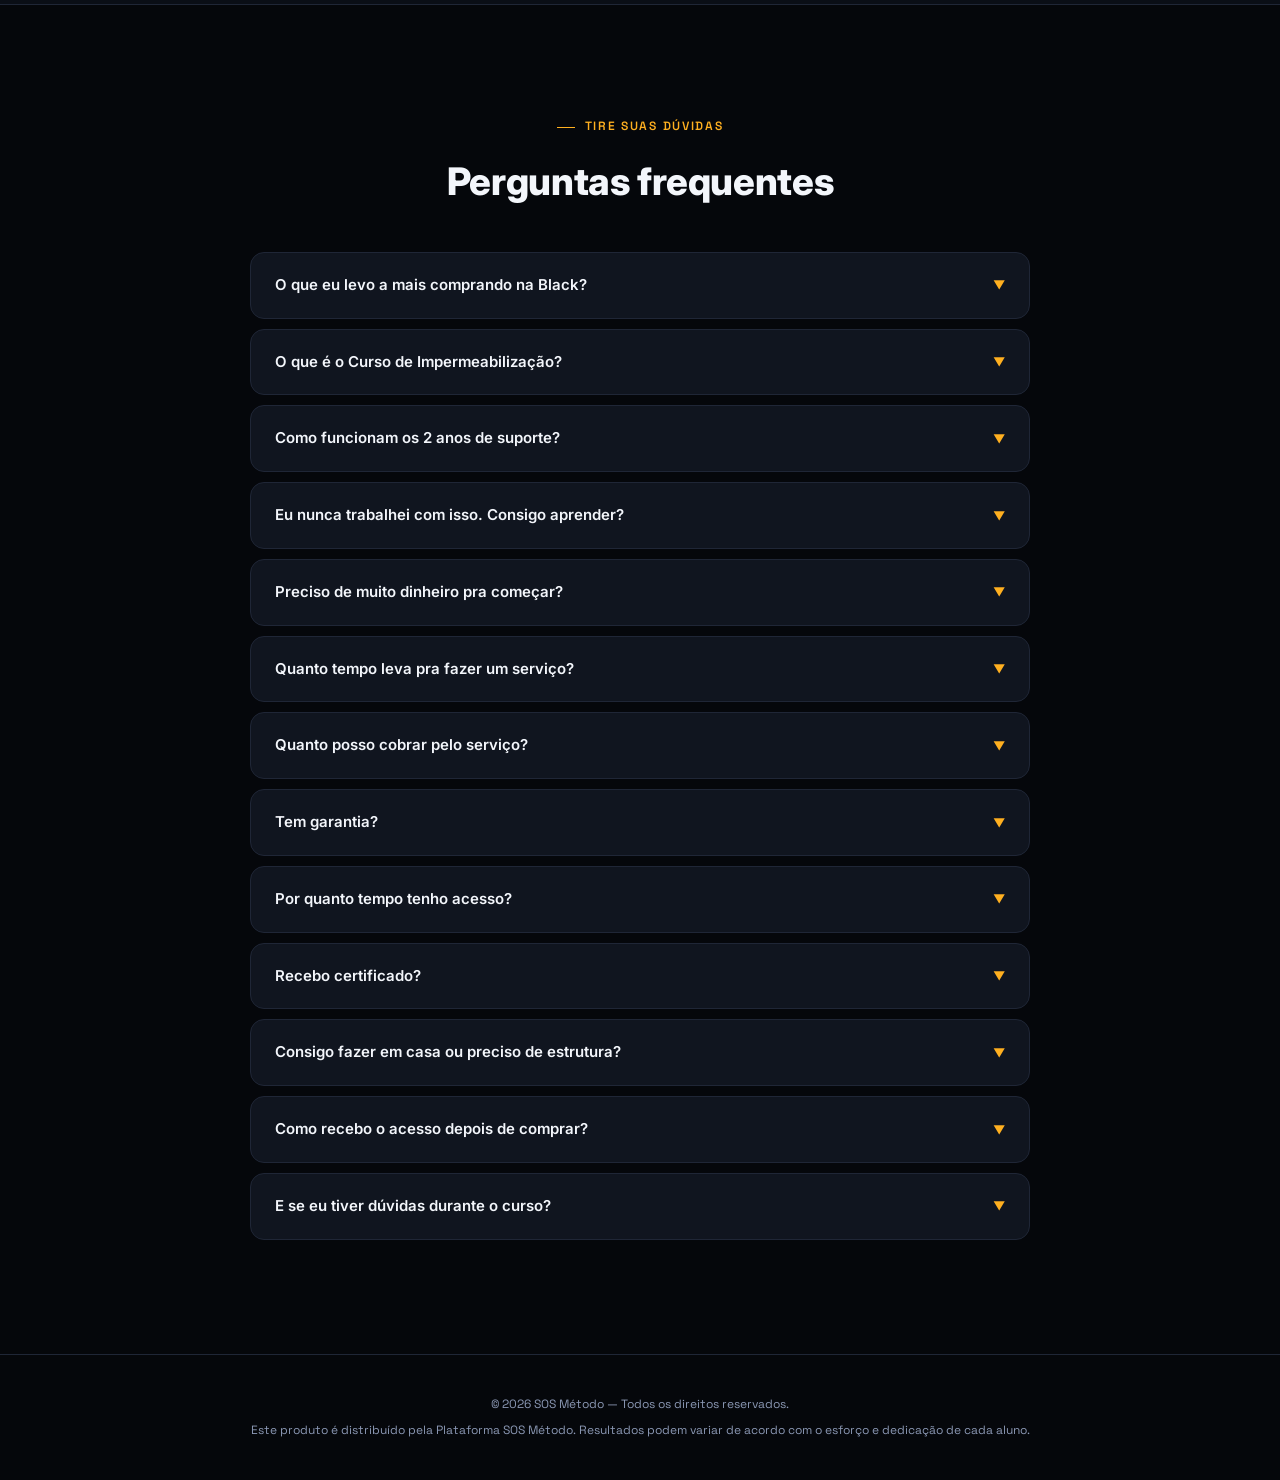
<file: black/index.html>
<!DOCTYPE html>
<html lang="pt-BR">
<head>
<meta charset="UTF-8">
<meta name="viewport" content="width=device-width, initial-scale=1.0">
<title>Black Friday SOS Método — Impermeabilização de bônus + 2 anos de suporte</title>
<meta name="description" content="Black Friday do SOS Método: o método completo de higienização de estofados com o Curso de Impermeabilização de bônus, suporte individual estendido para 2 anos e R$ 100 de desconto.">
<!-- Meta Pixel Code -->
<script>
!function(f,b,e,v,n,t,s)
{if(f.fbq)return;n=f.fbq=function(){n.callMethod?
n.callMethod.apply(n,arguments):n.queue.push(arguments)};
if(!f._fbq)f._fbq=n;n.push=n;n.loaded=!0;n.version='2.0';
n.queue=[];t=b.createElement(e);t.async=!0;
t.src=v;s=b.getElementsByTagName(e)[0];
s.parentNode.insertBefore(t,s)}(window, document,'script',
'https://connect.facebook.net/en_US/fbevents.js');
fbq('init', '424747819483688');
fbq('track', 'PageView');
</script>
<noscript><img height="1" width="1" style="display:none"
src="https://www.facebook.com/tr?id=424747819483688&ev=PageView&noscript=1"
/></noscript>
<!-- End Meta Pixel Code -->
<link rel="preconnect" href="https://fonts.googleapis.com">
<link rel="preconnect" href="https://fonts.gstatic.com" crossorigin>
<link rel="preload" as="image" href="hero-mobile.jpg" media="(max-width:768px)" fetchpriority="high">
<link rel="preload" as="image" href="hero-desktop.jpg" media="(min-width:1200px)" fetchpriority="high">
<link rel="preload" as="style" href="https://fonts.googleapis.com/css2?family=Bebas+Neue&family=Space+Grotesk:wght@400;500;600;700&family=Inter:wght@400;500;600;700;800;900&display=swap" onload="this.onload=null;this.rel='stylesheet'">
<noscript><link rel="stylesheet" href="https://fonts.googleapis.com/css2?family=Bebas+Neue&family=Space+Grotesk:wght@400;500;600;700&family=Inter:wght@400;500;600;700;800;900&display=swap"></noscript>
<style>
/* ═══════════════════════════════════════════════════════
   DESIGN SYSTEM — SOS Método
═══════════════════════════════════════════════════════ */
:root{
  --void:      #05070b;
  --ink:       #0a0e16;
  --ink2:      #10151f;
  --ink3:      #161c29;
  --line:      #1f2636;
  --line-soft: #161b27;
  --text:      #aab4c8;
  --text-dim:  #8b98b4;
  --white:     #f3f6fb;
  --aqua:      #ffb020;
  --aqua-deep: #d98c0a;
  --aqua-dim:  rgba(255,176,32,.10);
  --aqua-glow: rgba(255,176,32,.35);
  --gold:      #ffb020;
  --gold-deep: #d98c0a;
  --gold-dim:  rgba(255,176,32,.10);
  --green:     #2de08a;
  --green-dim: rgba(45,224,138,.10);
  --r-sm: 8px;
  --r-md: 14px;
  --r-lg: 22px;
  --r-xl: 32px;
  --ease: cubic-bezier(.16,1,.3,1);
}

*,*::before,*::after{box-sizing:border-box;margin:0;padding:0}
html{scroll-behavior:smooth;overflow-x:hidden}
body{
  background:var(--void);
  color:var(--text);
  font-family:'Inter',sans-serif;
  font-size:16px;
  line-height:1.65;
  -webkit-font-smoothing:antialiased;
  overflow-x:hidden;
  max-width:100%;
  position:relative;
}
img{max-width:100%;display:block}
a{color:inherit;text-decoration:none}
::selection{background:var(--aqua);color:#000}

body::before{
  content:'';
  position:fixed;inset:0;
  pointer-events:none;
  z-index:999;
  opacity:.035;
  background-image:url("data:image/svg+xml,%3Csvg xmlns='http://www.w3.org/2000/svg' width='120' height='120'%3E%3Cfilter id='n'%3E%3CfeTurbulence type='fractalNoise' baseFrequency='0.9' numOctaves='2' stitchTiles='stitch'/%3E%3C/filter%3E%3Crect width='100%25' height='100%25' filter='url(%23n)'/%3E%3C/svg%3E");
  mix-blend-mode:overlay;
}

.display{font-family:'Bebas Neue',sans-serif;letter-spacing:.01em;line-height:.96;color:var(--white)}
.mono{font-family:'Space Grotesk',monospace;letter-spacing:.02em}
h2{font-size:clamp(26px,3.4vw,38px);font-weight:800;color:var(--white);line-height:1.18;letter-spacing:-.01em}
p{color:var(--text)}
strong{color:var(--white);font-weight:700}

.wrap{max-width:1120px;margin:0 auto;padding:0 28px}
.wrap-sm{max-width:760px;margin:0 auto;padding:0 28px}
.center{text-align:center}
section{padding:104px 0;position:relative}

.eyebrow{
  display:inline-flex;align-items:center;gap:10px;
  font-family:'Space Grotesk',monospace;
  font-size:12px;font-weight:600;letter-spacing:.14em;
  text-transform:uppercase;color:var(--aqua);margin-bottom:22px;
}
.eyebrow::before{content:'';width:18px;height:1px;background:var(--aqua)}
.eyebrow.gold{color:var(--gold)}
.eyebrow.gold::before{background:var(--gold)}
.eyebrow.green{color:var(--green)}
.eyebrow.green::before{background:var(--green)}

.btn{
  position:relative;
  display:inline-flex;align-items:center;justify-content:center;gap:10px;
  background:var(--aqua);
  color:#1a1100;font-weight:800;font-size:15px;
  padding:18px 36px;border-radius:100px;
  border:none;cursor:pointer;
  transition:transform .25s var(--ease), box-shadow .25s var(--ease);
  width:100%;letter-spacing:.01em;font-family:'Inter',sans-serif;
  box-shadow:0 0 0 0 rgba(255,176,32,0);
}
.btn::after{
  content:'';position:absolute;inset:-2px;border-radius:100px;
  background:linear-gradient(135deg,var(--aqua),var(--green));
  opacity:0;z-index:-1;transition:opacity .3s;
}
.btn:hover{transform:translateY(-2px);box-shadow:0 8px 32px rgba(255,176,32,.35)}
.btn:hover::after{opacity:.5}
.btn.gold{background:linear-gradient(135deg,var(--gold),var(--gold-deep));color:#1a1100}
.btn.gold:hover{box-shadow:0 8px 32px rgba(255,176,32,.4)}

.btn-sub{text-align:center;margin-top:14px;font-size:12.5px;color:var(--text-dim);font-family:'Space Grotesk',monospace;letter-spacing:.02em}
.btn-sub span{color:var(--green);font-weight:600}

.reveal{opacity:0;transform:translateY(32px);transition:opacity .8s var(--ease), transform .8s var(--ease)}
.reveal.visible{opacity:1;transform:translateY(0)}
.reveal-stagger.visible{transition-delay:var(--d,0s)}
@media (prefers-reduced-motion: reduce){.reveal{opacity:1;transform:none;transition:none}}

/* TOPBAR */
#topbar{
  border-bottom:1px solid var(--line);
  padding:13px 24px;
  display:flex;align-items:center;justify-content:center;gap:18px;
  font-size:13px;font-weight:600;color:var(--white);
  position:sticky;top:0;z-index:100;
  backdrop-filter:blur(12px);
  background:rgba(5,7,11,.85);
}
#topbar .timer{
  font-family:'Space Grotesk',monospace;
  background:var(--ink3);border:1px solid var(--aqua-glow);color:var(--aqua);
  font-weight:700;padding:4px 12px;border-radius:6px;
  font-size:13px;font-variant-numeric:tabular-nums;letter-spacing:.04em;
}
#topbar .tag-off{
  font-family:'Space Grotesk',monospace;
  background:var(--gold-dim);border:1px solid rgba(255,176,32,.4);color:var(--gold);
  font-size:11px;font-weight:700;padding:3px 9px;border-radius:4px;letter-spacing:.04em;
}

/* HERO */
#hero{position:relative;overflow:hidden;padding:120px 0 100px;min-height:92vh;display:flex;align-items:center}
.hero-sweep{
  position:absolute;top:-20%;right:-15%;width:75%;height:140%;
  background:
    radial-gradient(ellipse 60% 50% at 60% 40%, rgba(255,176,32,.16) 0%, transparent 65%),
    radial-gradient(ellipse 40% 60% at 80% 70%, rgba(45,224,138,.08) 0%, transparent 60%);
  filter:blur(40px);pointer-events:none;
  animation:sweepDrift 18s ease-in-out infinite alternate;
}
@keyframes sweepDrift{0%{transform:translate(0,0) scale(1)}100%{transform:translate(-3%,2%) scale(1.05)}}
.hero-sweep-line{
  position:absolute;top:0;left:55%;width:1px;height:100%;
  background:linear-gradient(180deg,transparent,rgba(255,176,32,.4) 30%,rgba(255,176,32,.4) 70%,transparent);
  transform:skewX(-12deg);pointer-events:none;
}
#hero::before{content:'';position:absolute;inset:0;background:linear-gradient(180deg,transparent 0%,var(--void) 100%);pointer-events:none;z-index:1}
.hero-grid{display:grid;grid-template-columns:1fr;max-width:680px;gap:0;position:relative;z-index:2}
.hero-kicker{
  display:inline-flex;align-items:center;gap:10px;
  font-family:'Space Grotesk',monospace;
  font-size:12px;font-weight:600;letter-spacing:.12em;text-transform:uppercase;
  color:var(--aqua);margin-bottom:28px;padding:8px 16px;
  border:1px solid rgba(255,176,32,.25);border-radius:100px;background:rgba(255,176,32,.04);width:fit-content;
}
.hero-kicker .dot{width:6px;height:6px;background:var(--aqua);border-radius:50%;box-shadow:0 0 8px var(--aqua);animation:pulse 2s ease-in-out infinite}
@keyframes pulse{0%,100%{opacity:1;transform:scale(1)}50%{opacity:.4;transform:scale(.7)}}
.hero-headline{font-family:'Bebas Neue',sans-serif;font-size:clamp(48px,6vw,80px);letter-spacing:.005em;line-height:.94;color:var(--white);margin-bottom:28px}
.hero-headline .accent{
  background:linear-gradient(120deg,var(--aqua) 0%,#ffd36b 50%,var(--aqua) 100%);
  background-size:200% auto;-webkit-background-clip:text;background-clip:text;-webkit-text-fill-color:transparent;
  animation:shineText 6s linear infinite;display:block;
}
@keyframes shineText{to{background-position:200% center}}
.hero-sub{font-size:18px;line-height:1.7;color:var(--text);max-width:520px;margin-bottom:40px}
.hero-sub strong{color:var(--white)}
.hero-stats{display:flex;gap:0;margin-bottom:40px;padding-top:32px;border-top:1px solid var(--line)}
.stat-item{padding-right:32px;margin-right:32px;border-right:1px solid var(--line)}
.stat-item:last-child{border-right:none;margin-right:0;padding-right:0}
.stat-item .num{font-family:'Bebas Neue',sans-serif;font-size:38px;letter-spacing:.02em;color:var(--white);line-height:1;background:linear-gradient(135deg,var(--white),var(--text));-webkit-background-clip:text;background-clip:text}
.stat-item .lbl{font-family:'Space Grotesk',monospace;font-size:11.5px;color:var(--text-dim);font-weight:500;margin-top:6px;letter-spacing:.03em;text-transform:uppercase}
.hero-cta-wrap{max-width:380px}

/* PARADOX */
#paradox{background:var(--ink);border-top:1px solid var(--line);border-bottom:1px solid var(--line);position:relative}
#paradox::before{content:'';position:absolute;top:0;left:50%;transform:translateX(-50%);width:1px;height:60px;background:linear-gradient(180deg,var(--aqua),transparent)}
.paradox-inner{max-width:820px;margin:0 auto;padding:0 28px;text-align:center}
.paradox-question{font-family:'Bebas Neue',sans-serif;font-size:clamp(30px,4.4vw,52px);letter-spacing:.01em;line-height:1.08;color:var(--white);margin-bottom:36px}
.paradox-question em{font-style:normal;background:linear-gradient(120deg,var(--aqua),#ffd36b);-webkit-background-clip:text;background-clip:text;-webkit-text-fill-color:transparent}
.paradox-body{font-size:18px;line-height:1.8;color:var(--text);max-width:660px;margin:0 auto}
.paradox-body strong{color:var(--white)}

/* TESE */
#tese{background:var(--void)}
#tese .tese-grid{display:grid;grid-template-columns:1fr 1fr 1fr;gap:1px;margin-top:56px;background:var(--line);border-radius:var(--r-lg);overflow:hidden;border:1px solid var(--line)}
.tese-card{background:var(--ink);padding:40px 32px;position:relative;transition:background .3s}
.tese-card:hover{background:var(--ink2)}
.tese-card .tnum{font-family:'Bebas Neue',sans-serif;font-size:46px;color:transparent;-webkit-text-stroke:1px rgba(255,176,32,.35);line-height:1;margin-bottom:20px;display:block}
.tese-card h3{margin:0 0 14px;font-size:18px;color:var(--white);font-weight:700;line-height:1.3}
.tese-card p{font-size:14.5px;line-height:1.7}

/* MECANISMO */
#mecanismo{background:var(--ink);border-top:1px solid var(--line);border-bottom:1px solid var(--line);position:relative}
.mec-intro{max-width:680px;margin:0 auto 64px;text-align:center}
.mec-intro p{font-size:18px;margin-top:16px}
.mec-steps{display:grid;grid-template-columns:1fr 1fr 1fr;gap:0;max-width:920px;margin:0 auto;position:relative}
.mec-steps::before{content:'';position:absolute;top:34px;left:calc(16.6% + 18px);right:calc(16.6% + 18px);height:1px;background:repeating-linear-gradient(90deg,var(--aqua) 0 6px,transparent 6px 12px);opacity:.4;z-index:0}
.mec-step{text-align:center;padding:0 20px;position:relative;z-index:1}
.mec-step-circle{
  width:68px;height:68px;border-radius:50%;background:var(--ink2);border:1px solid var(--aqua-glow);
  display:flex;align-items:center;justify-content:center;margin:0 auto 24px;
  font-family:'Bebas Neue',sans-serif;font-size:24px;color:var(--aqua);letter-spacing:.02em;
  box-shadow:0 0 0 8px var(--void), 0 0 24px -8px var(--aqua-glow);transition:transform .3s var(--ease), box-shadow .3s;
}
.mec-step:hover .mec-step-circle{transform:scale(1.08);box-shadow:0 0 0 8px var(--void), 0 0 32px -4px var(--aqua-glow)}
.mec-step h3{font-size:16.5px;margin-bottom:10px;color:var(--white);font-weight:700}
.mec-step p{font-size:13.5px;line-height:1.65}

/* STORY */
#story{background:var(--void)}
#story .story-grid{display:grid;grid-template-columns:.85fr 1.4fr;gap:72px;align-items:start}
.story-avatar{position:relative;background:linear-gradient(165deg,var(--ink2),var(--ink));border:1px solid var(--line);border-radius:var(--r-lg);overflow:hidden;aspect-ratio:4/5;display:flex;align-items:center;justify-content:center;flex-direction:column;gap:18px}
.story-avatar::before{content:'';position:absolute;inset:0;background:radial-gradient(ellipse 80% 60% at 50% 20%,rgba(255,176,32,.1),transparent 70%);z-index:1;pointer-events:none}
.story-photo{position:absolute;inset:0;width:100%;height:100%;object-fit:cover;object-position:center top;z-index:0}
.story-avatar-caption{position:absolute;left:0;right:0;bottom:0;z-index:2;padding:60px 20px 22px;text-align:center;background:linear-gradient(180deg,transparent,rgba(5,7,11,.55) 45%,rgba(5,7,11,.92))}
.story-avatar-icon{font-size:80px;position:relative;filter:drop-shadow(0 8px 24px rgba(255,176,32,.25))}
.story-avatar-name{font-family:'Bebas Neue',sans-serif;font-size:30px;letter-spacing:.02em;color:var(--white);position:relative}
.story-avatar-role{font-size:12.5px;color:var(--text-dim);text-align:center;padding:0 20px;position:relative;font-family:'Space Grotesk',monospace}
.story-content{padding-top:6px}
.story-content .quote{font-size:23px;font-weight:600;color:var(--white);line-height:1.45;margin:26px 0;padding-left:24px;border-left:2px solid var(--aqua);font-family:'Inter',sans-serif}
.story-content p{font-size:16px;margin-bottom:18px;line-height:1.75}
.story-numbers{display:grid;grid-template-columns:1fr 1fr 1fr;gap:1px;margin-top:36px;background:var(--line);border-radius:var(--r-md);overflow:hidden;border:1px solid var(--line)}
.story-num{background:var(--ink2);padding:22px 16px;text-align:center}
.story-num .n{font-family:'Bebas Neue',sans-serif;font-size:34px;letter-spacing:.02em;color:var(--aqua);line-height:1}
.story-num .l{font-size:11px;color:var(--text-dim);margin-top:6px;font-family:'Space Grotesk',monospace;text-transform:uppercase;letter-spacing:.03em}

/* PRODUTO */
#produto{background:var(--ink);border-top:1px solid var(--line);border-bottom:1px solid var(--line)}
.produto-header{text-align:center;max-width:700px;margin:0 auto 56px}
.produto-header p{font-size:18px;margin-top:16px}
.cobertura-box{background:linear-gradient(135deg,rgba(255,176,32,.05),rgba(255,176,32,.01));border:1px solid rgba(255,176,32,.16);border-radius:var(--r-lg);padding:32px 36px;margin-bottom:36px}
.cobertura-box .lead{font-size:17px;color:var(--white);font-weight:600;margin-bottom:18px;line-height:1.6}
.cobertura-tags{display:flex;flex-wrap:wrap;gap:9px}
.cobertura-tag{background:var(--ink3);border:1px solid var(--line);color:var(--text);font-size:13px;font-weight:600;padding:7px 16px;border-radius:100px;font-family:'Space Grotesk',monospace;transition:border-color .2s, color .2s}
.cobertura-tag:hover{border-color:var(--aqua);color:var(--white)}
.capacidades{display:grid;grid-template-columns:repeat(3,1fr);gap:16px;margin-bottom:36px}
.cap-card{background:var(--ink2);border:1px solid var(--line);border-radius:var(--r-md);padding:30px 24px;text-align:center;transition:border-color .25s,transform .25s}
.cap-card:hover{border-color:rgba(255,176,32,.35);transform:translateY(-3px)}
.cap-icon{font-size:30px;margin-bottom:16px;width:56px;height:56px;background:var(--aqua-dim);border-radius:14px;display:flex;align-items:center;justify-content:center;margin-inline:auto}
.cap-card h3{font-size:16px;margin-bottom:8px;color:var(--white);font-weight:700}
.cap-card p{font-size:13.5px;color:var(--text-dim);line-height:1.6}
.produto-stats{display:flex;gap:0;border:1px solid var(--line);border-radius:var(--r-md);overflow:hidden;margin-bottom:40px}
.produto-stat{flex:1;padding:28px;text-align:center;border-right:1px solid var(--line);background:var(--ink2)}
.produto-stat:last-child{border-right:none}
.produto-stat .n{font-family:'Bebas Neue',sans-serif;font-size:46px;letter-spacing:.02em;color:var(--aqua);line-height:1}
.produto-stat .l{font-size:12px;color:var(--text-dim);margin-top:8px;text-transform:uppercase;letter-spacing:.05em;font-family:'Space Grotesk',monospace}
.grade-toggle-wrap{text-align:center;margin-bottom:8px}
.grade-toggle{display:inline-flex;align-items:center;gap:10px;background:transparent;border:1px solid var(--line);color:var(--text-dim);font-family:'Space Grotesk',monospace;font-size:13px;font-weight:600;padding:13px 26px;border-radius:100px;cursor:pointer;transition:all .25s}
.grade-toggle:hover{border-color:var(--aqua);color:var(--white)}
.grade-toggle .chev{transition:transform .3s;font-size:10px}
.grade-toggle.open .chev{transform:rotate(180deg)}
.grade-panel{max-height:0;overflow:hidden;transition:max-height .5s var(--ease)}
.grade-panel.open{max-height:8000px;margin-top:28px}
.curriculum{max-width:780px;margin:0 auto}
.mod-item{background:var(--ink2);border:1px solid var(--line);border-radius:var(--r-md);margin-bottom:10px;overflow:hidden;transition:border-color .25s}
.mod-item:hover{border-color:rgba(255,176,32,.3)}
.mod-head{display:flex;align-items:center;gap:18px;padding:20px 24px;cursor:pointer;user-select:none}
.mod-head:hover{background:rgba(255,176,32,.03)}
.mod-badge{background:linear-gradient(135deg,var(--aqua),var(--aqua-deep));color:#1a1100;font-family:'Bebas Neue',sans-serif;font-size:15px;letter-spacing:.02em;padding:8px 14px;border-radius:8px;min-width:46px;text-align:center;flex-shrink:0}
.mod-info{flex:1;min-width:0}
.mod-title{color:var(--white);font-size:15px;font-weight:700;margin-bottom:3px}
.mod-count{color:var(--text-dim);font-size:12.5px;font-family:'Space Grotesk',monospace}
.mod-arrow{color:var(--aqua);width:30px;height:30px;border-radius:8px;background:var(--aqua-dim);display:flex;align-items:center;justify-content:center;font-size:11px;transition:transform .3s;flex-shrink:0}
.mod-item.open .mod-arrow{transform:rotate(180deg)}
.mod-body{max-height:0;overflow:hidden;transition:max-height .35s ease;background:var(--ink)}
.mod-item.open .mod-body{max-height:1200px;border-top:1px solid var(--line)}
.mod-lessons{padding:18px 24px}
.lesson-row{display:flex;align-items:center;gap:12px;padding:11px 16px;background:var(--ink2);border:1px solid transparent;border-radius:8px;color:var(--text);font-size:13.5px;margin-bottom:7px;transition:all .2s}
.lesson-row:last-child{margin-bottom:0}
.lesson-row:hover{background:rgba(255,176,32,.05);border-color:rgba(255,176,32,.2);color:var(--white)}
.lesson-dot{width:5px;height:5px;background:var(--aqua);border-radius:50%;flex-shrink:0}
.mod-hidden-group{display:none}
.mod-hidden-group.visible{display:block;animation:modFade .4s ease}
@keyframes modFade{from{opacity:0;transform:translateY(14px)}to{opacity:1;transform:translateY(0)}}
.view-more-btn{display:block;margin:20px auto 0;background:transparent;color:var(--aqua);border:1px solid rgba(255,176,32,.3);padding:13px 30px;border-radius:100px;font-family:'Space Grotesk',monospace;font-size:13px;font-weight:600;cursor:pointer;transition:all .2s}
.view-more-btn:hover{background:var(--aqua-dim);border-color:var(--aqua)}
.view-more-btn.gone{display:none}

/* PROVA SOCIAL */
#prova{background:var(--void)}
#prova .provas-grid{display:grid;grid-template-columns:1fr 1fr;gap:16px;margin-top:56px}
.prova-card{background:var(--ink2);border:1px solid var(--line);border-radius:var(--r-lg);padding:30px;position:relative;transition:border-color .25s,transform .25s}
.prova-card:hover{border-color:rgba(45,224,138,.3);transform:translateY(-3px)}
.prova-video{margin:0 0 20px;border-radius:var(--r-md);overflow:hidden;background:#000;line-height:0}
.prova-video vturb-smartplayer{display:block;width:100%}
/* vídeo vertical (gravado em pé): limita a largura pra altura casar com os horizontais */
.prova-video.vertical{max-width:170px;margin-left:auto;margin-right:auto}
.prova-card .name{font-weight:700;color:var(--white);font-size:15.5px;margin-bottom:2px}
.prova-card .location{font-size:12px;color:var(--text-dim);margin-bottom:18px;font-family:'Space Grotesk',monospace}
.prova-card .text{font-size:14.5px;line-height:1.75;color:var(--text)}
.prova-card .objecao{display:inline-flex;align-items:center;gap:6px;margin-top:16px;background:var(--green-dim);border:1px solid rgba(45,224,138,.3);color:var(--green);font-size:11.5px;font-weight:700;padding:5px 13px;border-radius:100px;font-family:'Space Grotesk',monospace}

/* OFERTA */
#oferta{background:linear-gradient(180deg,var(--ink) 0%,var(--void) 100%);border-top:1px solid var(--line);position:relative}
#oferta::before{content:'';position:absolute;top:0;left:0;right:0;height:300px;background:radial-gradient(ellipse 50% 100% at 50% 0%,rgba(255,176,32,.06),transparent);pointer-events:none}
.oferta-box{position:relative;background:var(--ink2);border:1px solid rgba(255,176,32,.2);border-radius:var(--r-xl);overflow:hidden;max-width:680px;margin:0 auto;box-shadow:0 40px 100px -40px rgba(255,176,32,.15)}
.oferta-box-header{background:linear-gradient(135deg,rgba(255,176,32,.08),rgba(255,176,32,.02));padding:32px;border-bottom:1px solid var(--line);text-align:center}
.oferta-box-header h3{font-size:21px;color:var(--white);margin-bottom:6px;font-weight:800}
.oferta-box-header p{font-size:14px;color:var(--text-dim);font-family:'Space Grotesk',monospace}
.bonus-list{padding:28px 32px;border-bottom:1px solid var(--line)}
.bonus-row{display:flex;align-items:center;justify-content:space-between;padding:14px 0;border-bottom:1px solid var(--line-soft);font-size:14px}
.bonus-row:last-child{border-bottom:none}
.bonus-name{display:flex;align-items:center;gap:12px;color:var(--white);font-weight:500}
.bonus-name .icon{font-size:16px;flex-shrink:0;width:32px;height:32px;background:var(--ink3);border-radius:9px;display:flex;align-items:center;justify-content:center}
.price-old{color:var(--text-dim);text-decoration:line-through;font-size:12px;font-family:'Space Grotesk',monospace}
.price-new{color:var(--green);font-weight:700;font-size:13px;text-align:right;font-family:'Space Grotesk',monospace}
.total-row{display:flex;justify-content:space-between;align-items:center;padding:18px 32px;background:var(--ink3);border-bottom:1px solid var(--line)}
.total-row .label{font-size:14px;font-weight:600;color:var(--text-dim)}
.total-row .value{font-size:18px;font-weight:800;color:var(--text-dim);text-decoration:line-through;font-family:'Space Grotesk',monospace}
.preco-box{padding:36px 32px;text-align:center}
.preco-label{font-size:12.5px;color:var(--text-dim);margin-bottom:10px;font-weight:600;text-transform:uppercase;letter-spacing:.08em;font-family:'Space Grotesk',monospace}
.preco-parcela{font-family:'Bebas Neue',sans-serif;font-size:clamp(48px,7vw,76px);letter-spacing:.01em;background:linear-gradient(135deg,var(--white),var(--aqua));-webkit-background-clip:text;background-clip:text;-webkit-text-fill-color:transparent;line-height:1}
.preco-parcela sup{font-size:.4em;vertical-align:super;-webkit-text-fill-color:var(--aqua)}
.preco-avista{font-size:14.5px;color:var(--text-dim);margin:12px 0 28px;font-family:'Space Grotesk',monospace}
.preco-avista strong{color:var(--aqua);font-weight:700}
.garantias{display:flex;gap:18px;margin-top:20px;justify-content:center;flex-wrap:wrap}
.garantia-item{display:flex;align-items:center;gap:6px;font-size:12px;color:var(--text-dim);font-family:'Space Grotesk',monospace}

/* POS-PIT */
#pospit{background:var(--void);border-top:1px solid var(--line)}
.pospit-question{font-family:'Bebas Neue',sans-serif;font-size:clamp(28px,4vw,46px);letter-spacing:.01em;color:var(--white);line-height:1.12;max-width:700px;margin:0 auto 48px;text-align:center}
.pospit-question em{font-style:normal;background:linear-gradient(120deg,var(--aqua),#ffd36b);-webkit-background-clip:text;background-clip:text;-webkit-text-fill-color:transparent}
.bullets{max-width:680px;margin:0 auto 56px;display:grid;grid-template-columns:1fr 1fr;gap:1px;background:var(--line);border:1px solid var(--line);border-radius:var(--r-md);overflow:hidden}
.bullet-item{display:flex;align-items:flex-start;gap:12px;padding:16px 20px;background:var(--ink2);font-size:14px}
.bullet-item .ck{color:var(--green);font-size:15px;flex-shrink:0;margin-top:1px}
.prova-grandeza{max-width:600px;margin:0 auto 48px;background:linear-gradient(135deg,rgba(255,176,32,.07),rgba(255,176,32,.01));border:1px solid rgba(255,176,32,.22);border-radius:var(--r-lg);padding:36px;text-align:center}
.prova-grandeza .grande{font-family:'Bebas Neue',sans-serif;font-size:clamp(28px,4vw,42px);color:var(--white);letter-spacing:.01em;line-height:1.1;margin-bottom:14px}
.prova-grandeza p{font-size:15.5px;line-height:1.6}

/* GARANTIA */
#garantia{background:var(--ink);border-top:1px solid var(--line);border-bottom:1px solid var(--line)}
.garantia-box{display:grid;grid-template-columns:auto 1fr;gap:44px;align-items:center;max-width:780px;margin:0 auto}
.garantia-shield{width:104px;height:104px;background:radial-gradient(circle,rgba(45,224,138,.12),transparent 70%);border:1.5px solid rgba(45,224,138,.35);border-radius:50%;display:flex;align-items:center;justify-content:center;font-size:46px;flex-shrink:0}
.garantia-text h2{margin-bottom:14px;color:var(--green)}
.garantia-text p{font-size:15.5px;line-height:1.75}

/* QUALIFICA — é para você / não é para você */
#qualifica{background:var(--void)}
.qualifica-grid{display:grid;grid-template-columns:1fr 1fr;gap:16px;margin-top:56px}
.qual-card{background:var(--ink2);border:1px solid var(--line);border-radius:var(--r-lg);padding:34px 32px;position:relative;overflow:hidden}
.qual-card::before{content:'';position:absolute;left:0;top:0;bottom:0;width:3px}
.qual-card.yes::before{background:var(--green)}
.qual-card.no::before{background:#ff5470}
.qual-head{display:flex;align-items:center;gap:12px;margin-bottom:22px;font-size:18px;font-weight:800;color:var(--white)}
.qual-head .ic{width:36px;height:36px;border-radius:10px;display:flex;align-items:center;justify-content:center;font-size:18px;flex-shrink:0}
.qual-card.yes .ic{background:var(--green-dim);color:var(--green)}
.qual-card.no .ic{background:rgba(255,84,112,.12);color:#ff5470}
.qual-list{list-style:none;display:flex;flex-direction:column;gap:14px}
.qual-list li{display:flex;align-items:flex-start;gap:11px;font-size:14.5px;line-height:1.55;color:var(--text)}
.qual-list .mk{flex-shrink:0;margin-top:1px;font-weight:700}
.qual-card.yes .mk{color:var(--green)}
.qual-card.no .mk{color:#ff5470}

/* TRANSFORMACAO — antes/depois */
#transformacao{background:var(--ink);border-top:1px solid var(--line);border-bottom:1px solid var(--line)}
.transform-grid{display:grid;grid-template-columns:repeat(3,1fr);gap:16px;margin-top:56px}
.ba-card{background:var(--ink2);border:1px solid var(--line);border-radius:var(--r-lg);overflow:hidden;transition:border-color .25s,transform .25s}
.ba-card:hover{border-color:rgba(255,176,32,.35);transform:translateY(-3px)}
.ba-photo{line-height:0;background:#000}
.ba-photo img{width:100%;height:auto;display:block}
.ba-pair{display:grid;grid-template-columns:1fr 1fr;gap:2px;background:var(--line)}
.ba-slot{position:relative;aspect-ratio:3/4;background:var(--ink);display:flex;flex-direction:column;align-items:center;justify-content:center;gap:8px;color:var(--text-dim);text-align:center;padding:10px}
.ba-slot .ba-ic{font-size:26px;opacity:.5}
.ba-slot .ba-txt{font-family:'Space Grotesk',monospace;font-size:10.5px;letter-spacing:.04em;text-transform:uppercase}
.ba-slot img{position:absolute;inset:0;width:100%;height:100%;object-fit:cover}
.ba-tag{position:absolute;top:10px;left:10px;z-index:2;font-family:'Space Grotesk',monospace;font-size:10px;font-weight:700;letter-spacing:.05em;padding:3px 9px;border-radius:5px}
.ba-tag.antes{background:rgba(255,84,112,.18);color:#ff8095;border:1px solid rgba(255,84,112,.4)}
.ba-tag.depois{background:var(--green-dim);color:var(--green);border:1px solid rgba(45,224,138,.4)}
.ba-caption{padding:16px 18px;text-align:center;font-size:13.5px;color:var(--white);font-weight:600}
.ba-caption span{color:var(--aqua)}
.transform-note{text-align:center;margin-top:28px;font-family:'Space Grotesk',monospace;font-size:12.5px;color:var(--text-dim)}

/* FAQ */
#faq{background:var(--void)}
.faq-list{max-width:780px;margin:48px auto 0}
.faq-item{background:var(--ink2);border:1px solid var(--line);border-radius:var(--r-md);margin-bottom:10px;overflow:hidden;transition:border-color .25s}
.faq-item:hover{border-color:rgba(255,176,32,.3)}
.faq-q{display:flex;align-items:center;justify-content:space-between;gap:16px;padding:20px 24px;cursor:pointer;user-select:none;font-size:15px;font-weight:600;color:var(--white)}
.faq-q:hover{background:rgba(255,176,32,.03)}
.faq-q .faq-arrow{color:var(--aqua);flex-shrink:0;transition:transform .3s;font-size:12px}
.faq-item.open .faq-arrow{transform:rotate(180deg)}
.faq-a{max-height:0;overflow:hidden;transition:max-height .35s ease}
.faq-item.open .faq-a{max-height:400px}
.faq-a p{padding:0 24px 20px;font-size:14px;line-height:1.7;color:var(--text)}

/* BOTÃO FIXO FLUTUANTE (CTA) */
#floatCta{
  position:fixed;left:50%;bottom:18px;
  width:min(440px,calc(100% - 28px));
  transform:translateX(-50%) translateY(160%);
  opacity:0;pointer-events:none;z-index:200;
  transition:transform .45s var(--ease),opacity .35s var(--ease);
}
#floatCta.show{transform:translateX(-50%) translateY(0);opacity:1;pointer-events:auto}
#floatCta .btn{box-shadow:0 12px 40px rgba(0,0,0,.55),0 6px 28px rgba(255,176,32,.4)}

@media(max-width:768px){
  .qualifica-grid{grid-template-columns:1fr}
  .transform-grid{grid-template-columns:1fr}
  #floatCta{bottom:12px}
  #floatCta .btn{padding:16px 24px;font-size:14px}
}

/* BOTÃO FLUTUANTE DO WHATSAPP
   Fica no canto e sobe quando a barra de compra (#floatCta) aparece */
#waFloat{position:fixed;right:16px;bottom:18px;z-index:210;display:flex;align-items:center;gap:10px;transition:bottom .45s var(--ease)}
#floatCta.show ~ #waFloat{bottom:92px}
#waFloat[hidden]{display:none}
.wa-btn{position:relative;flex:none;width:60px;height:60px;border-radius:50%;display:grid;place-items:center;background:#25d366;color:#fff;box-shadow:0 10px 28px rgba(0,0,0,.5),0 4px 14px rgba(37,211,102,.45);text-decoration:none;-webkit-tap-highlight-color:transparent;transition:transform .2s var(--ease)}
.wa-btn:active{transform:scale(.94)}
.wa-btn svg{width:32px;height:32px}
.wa-btn::before{content:'';position:absolute;inset:0;border-radius:50%;background:#25d366;opacity:.5;animation:waRing 2.4s ease-out infinite;z-index:-1}
@keyframes waRing{0%{transform:scale(1);opacity:.5}80%,100%{transform:scale(1.55);opacity:0}}
.wa-btn .wa-dot{position:absolute;top:3px;right:3px;width:13px;height:13px;border-radius:50%;background:#7dffb0;border:2.5px solid #0b1a12}
@media (prefers-reduced-motion:reduce){.wa-btn::before{animation:none}}

/* FOOTER */
footer{padding:40px 24px;text-align:center;border-top:1px solid var(--line);font-size:12px;color:var(--text-dim);font-family:'Space Grotesk',monospace;background:var(--void)}

/* RESPONSIVE */
@media(max-width:768px){
  #tese .tese-grid{grid-template-columns:1fr}
  .mec-steps{grid-template-columns:1fr;gap:40px}
  .mec-steps::before{display:none}
  #prova .provas-grid{grid-template-columns:1fr}
  .bullets{grid-template-columns:1fr}
  .garantia-box{grid-template-columns:1fr;text-align:center}
  .garantia-shield{margin:0 auto}
}
@media(max-width:860px){
  #story .story-grid{grid-template-columns:1fr;gap:36px}
  .story-avatar{display:flex;width:100%;max-width:360px;margin:0 auto;aspect-ratio:4/5}
  .story-content{text-align:center}
  .story-content .quote{text-align:left}
}
@media(max-width:600px){
  .capacidades{grid-template-columns:1fr}
  .produto-stats{flex-direction:column}
  .produto-stat{border-right:none;border-bottom:1px solid var(--line)}
  .produto-stat:last-child{border-bottom:none}
}

/* ═══════════════════════════════════════
   HERO MOBILE — imagem de fundo (Rhayner) + texto alinhado embaixo
═══════════════════════════════════════ */
@media(max-width:768px){
  #topbar{flex-wrap:wrap;gap:6px 10px;font-size:11.5px;padding:10px 12px;text-align:center}
  #topbar .timer{font-size:12px;padding:3px 9px}
  #hero{
    min-height:0;
    display:block;
    padding:0 0 64px;
    background:var(--void) url('hero-mobile.jpg') no-repeat top center;
    background-size:100% auto;
  }
  #hero::before,.hero-sweep,.hero-sweep-line{display:none}
  #hero .wrap{padding-top:92vw} /* empurra o texto pra área escura, abaixo do Rhayner */
  .hero-grid{max-width:100%}
  .hero-left{text-align:center;display:flex;flex-direction:column;align-items:center;width:100%}
  .hero-kicker{margin:0 auto 22px}
  .hero-headline{width:100%;text-align:center;font-size:clamp(26px,6.8vw,40px);line-height:1.02;margin-bottom:20px;overflow-wrap:break-word}
  .hero-sub{width:100%;max-width:100%;text-align:center;font-size:16px;margin:0 auto 30px}
  .hero-stats{width:100%;justify-content:center;padding-top:26px}
  .stat-item{padding-right:12px;margin-right:12px}
  .stat-item .num{font-size:26px}
  .stat-item .lbl{font-size:9px;letter-spacing:.02em;margin-top:4px}
  .hero-cta-wrap{margin:0 auto;width:100%;max-width:420px}
}

/* ═══════════════════════════════════════
   PELE BLACK FRIDAY
═══════════════════════════════════════ */
#topbar{background:rgba(0,0,0,.92);border-bottom:1px solid rgba(255,176,32,.35)}
#topbar .bf{font-family:'Bebas Neue',sans-serif;font-size:19px;letter-spacing:.06em;color:var(--gold);line-height:1}
#topbar .tag-off{background:var(--gold);color:#1a1100;border-color:var(--gold)}
#topbar .alerta{display:inline-flex;align-items:center;gap:8px;color:var(--white)}
#topbar .alerta b{color:var(--gold);font-weight:800}
#topbar .pulso{width:8px;height:8px;border-radius:50%;background:#ff4d4d;flex-shrink:0;box-shadow:0 0 0 0 rgba(255,77,77,.6);animation:pulsoAlerta 1.8s ease-out infinite}
@keyframes pulsoAlerta{0%{box-shadow:0 0 0 0 rgba(255,77,77,.6)}80%,100%{box-shadow:0 0 0 8px rgba(255,77,77,0)}}
@media (prefers-reduced-motion:reduce){#topbar .pulso{animation:none}}

.bf-stamp{display:inline-flex;align-items:center;gap:12px;margin-bottom:22px}
.bf-stamp .bf-word{font-family:'Bebas Neue',sans-serif;font-size:clamp(34px,5vw,52px);letter-spacing:.04em;line-height:1;color:#000;background:linear-gradient(135deg,var(--gold),#ffd36b 50%,var(--gold-deep));padding:6px 18px 2px;border-radius:6px;transform:skewX(-8deg);box-shadow:0 10px 40px -10px rgba(255,176,32,.6)}
.bf-stamp .bf-word span{display:inline-block;transform:skewX(8deg)}
.bf-stamp .bf-year{font-family:'Space Grotesk',monospace;font-size:12px;font-weight:700;letter-spacing:.14em;color:var(--gold);text-transform:uppercase;line-height:1.3}

.bf-chips{display:flex;flex-wrap:wrap;gap:8px;margin:0 0 34px}
.bf-chip{display:inline-flex;align-items:center;gap:7px;font-family:'Space Grotesk',monospace;font-size:12.5px;font-weight:700;color:var(--white);background:rgba(255,176,32,.08);border:1px solid rgba(255,176,32,.35);padding:8px 14px;border-radius:100px}
.bf-chip b{color:var(--gold)}

/* SÓ NA BLACK */
#sonablack{background:#000;border-top:1px solid rgba(255,176,32,.25);border-bottom:1px solid rgba(255,176,32,.25);overflow:hidden}
#sonablack::before{content:'';position:absolute;inset:0;background:radial-gradient(ellipse 60% 50% at 50% 0%,rgba(255,176,32,.12),transparent 70%);pointer-events:none}
.sb-head{text-align:center;max-width:720px;margin:0 auto 56px;position:relative}
.sb-head p{font-size:18px;margin-top:16px}
.sb-grid{display:grid;grid-template-columns:repeat(3,1fr);gap:16px;position:relative}
.sb-card{position:relative;background:linear-gradient(170deg,#14110a,var(--ink));border:1px solid rgba(255,176,32,.28);border-radius:var(--r-lg);padding:44px 28px 32px;text-align:center;transition:transform .25s var(--ease),border-color .25s}
.sb-card:hover{transform:translateY(-4px);border-color:rgba(255,176,32,.6)}
.sb-tag{position:absolute;top:-12px;left:50%;transform:translateX(-50%);background:var(--gold);color:#1a1100;font-family:'Space Grotesk',monospace;font-size:10.5px;font-weight:800;letter-spacing:.12em;padding:5px 12px;border-radius:5px;white-space:nowrap}
.sb-big{font-family:'Bebas Neue',sans-serif;font-size:clamp(46px,6vw,64px);line-height:1;color:var(--gold);letter-spacing:.01em;margin-bottom:6px}
.sb-big s{color:var(--text-dim);font-size:.55em;margin-right:8px;text-decoration-thickness:2px}
.sb-card h3{font-size:17px;color:var(--white);font-weight:800;margin:12px 0 10px;line-height:1.3}
.sb-card p{font-size:14px;line-height:1.65}

/* IMPERMEABILIZAÇÃO */
#imper{background:var(--void)}
.imper-grid{display:grid;grid-template-columns:1fr 1fr;gap:56px;align-items:center}
.imper-visual{position:relative;aspect-ratio:1/1;border-radius:var(--r-xl);background:radial-gradient(circle at 50% 45%,rgba(255,176,32,.14),transparent 65%),linear-gradient(160deg,var(--ink2),var(--ink));border:1px solid rgba(255,176,32,.25);display:flex;align-items:center;justify-content:center;overflow:hidden}
.drops{position:relative;width:62%;aspect-ratio:1/1}
.drop{position:absolute;width:44px;height:44px;border-radius:50% 50% 50% 0;transform:rotate(135deg);background:radial-gradient(circle at 65% 65%,#fff7e0,var(--gold) 55%,var(--gold-deep));box-shadow:0 8px 24px rgba(255,176,32,.35);animation:dropFloat 4s ease-in-out infinite}
.drop:nth-child(1){top:6%;left:18%}
.drop:nth-child(2){top:20%;left:62%;width:30px;height:30px;animation-delay:.8s}
.drop:nth-child(3){top:48%;left:38%;width:56px;height:56px;animation-delay:1.6s}
.drop:nth-child(4){top:70%;left:10%;width:26px;height:26px;animation-delay:2.2s}
.drop:nth-child(5){top:66%;left:70%;width:36px;height:36px;animation-delay:.4s}
@keyframes dropFloat{0%,100%{transform:rotate(135deg) translate(0,0)}50%{transform:rotate(135deg) translate(-5px,5px)}}
.shield-line{position:absolute;left:8%;right:8%;bottom:16%;height:3px;border-radius:3px;background:linear-gradient(90deg,transparent,var(--gold),transparent);box-shadow:0 0 18px var(--gold)}
.imper-label{position:absolute;bottom:22px;left:0;right:0;text-align:center;font-family:'Space Grotesk',monospace;font-size:11px;font-weight:700;letter-spacing:.14em;color:var(--gold);text-transform:uppercase}
.imper-text p{font-size:16.5px;line-height:1.75;margin-top:16px}
.x3{margin:26px 0 0;background:var(--ink2);border:1px solid rgba(255,176,32,.25);border-radius:var(--r-md);padding:20px 20px 16px}
.x3-row{display:grid;grid-template-columns:1fr auto;gap:6px 12px;align-items:center;margin-bottom:14px}
.x3-lbl{grid-column:1/-1;font-size:13px;font-weight:600;color:var(--text)}
.x3-bar{height:12px;border-radius:12px;background:var(--ink3);overflow:hidden}
.x3-bar i{display:block;height:100%;border-radius:12px;background:var(--text-dim)}
.x3-row.on .x3-lbl{color:var(--white)}
.x3-row.on .x3-bar i{background:linear-gradient(90deg,var(--gold-deep),var(--gold),#ffd36b);box-shadow:0 0 14px rgba(255,176,32,.5)}
.x3-row b{font-family:'Bebas Neue',sans-serif;font-size:24px;letter-spacing:.02em;color:var(--text-dim);line-height:1;min-width:52px;text-align:right}
.x3-row.on b{color:var(--gold)}
.x3-note{font-family:'Space Grotesk',monospace;font-size:11px;letter-spacing:.08em;text-transform:uppercase;color:var(--text-dim);text-align:center}
.imper-list{list-style:none;margin:26px 0 0;display:flex;flex-direction:column;gap:12px}
.imper-list li{display:flex;gap:12px;align-items:flex-start;font-size:15px;line-height:1.55;color:var(--text)}
.imper-list .ck{color:var(--gold);font-weight:800;flex-shrink:0}

/* OFERTA BLACK */
.oferta-box{border-color:rgba(255,176,32,.45)}
.oferta-box-header{background:linear-gradient(135deg,rgba(255,176,32,.16),rgba(0,0,0,.2))}
.oferta-box-header .bf-mini{display:inline-block;font-family:'Bebas Neue',sans-serif;font-size:16px;letter-spacing:.08em;color:#000;background:var(--gold);padding:3px 12px 1px;border-radius:4px;margin-bottom:12px}
.bonus-row.destaque{background:rgba(255,176,32,.07);margin:0 -14px;padding:14px;border-radius:10px;border:1px dashed rgba(255,176,32,.45)}
.bonus-row.destaque + .bonus-row{border-top:none}
.price-old,.price-new{white-space:nowrap}
.bonus-row > div:last-child{flex-shrink:0;text-align:right}
.novo{display:inline-block;margin-left:6px;font-family:'Space Grotesk',monospace;font-size:9.5px;font-weight:800;letter-spacing:.08em;color:#1a1100;background:var(--gold);padding:2px 7px;border-radius:4px;vertical-align:middle}
.ancora{font-family:'Space Grotesk',monospace;font-size:15px;color:var(--text-dim);margin-bottom:6px}
.ancora s{text-decoration-thickness:2px;text-decoration-color:#ff5470}
.economia{display:inline-block;margin:6px 0 18px;font-family:'Space Grotesk',monospace;font-size:12px;font-weight:800;letter-spacing:.06em;color:var(--green);background:var(--green-dim);border:1px solid rgba(45,224,138,.35);padding:5px 12px;border-radius:100px}
#comprar{animation:buyPulse 2.2s ease-in-out infinite}
@keyframes buyPulse{0%,100%{box-shadow:0 0 0 0 rgba(255,176,32,.55)}50%{box-shadow:0 0 0 14px rgba(255,176,32,0)}}
@media (prefers-reduced-motion: reduce){#comprar,.drop{animation:none}}

/* HERO COMPUTADOR — foto do Rhayner com letreiro Black Friday à direita, texto na parte escura à esquerda */
@media(min-width:1200px){
  #hero{background:linear-gradient(90deg,rgba(5,7,11,.92) 0%,rgba(5,7,11,.6) 32%,rgba(5,7,11,0) 52%),var(--void) url('hero-desktop.jpg') no-repeat right center;background-size:auto,cover}
  #hero::before{background:linear-gradient(180deg,transparent 70%,var(--void) 100%)}
  .hero-sweep,.hero-sweep-line{display:none}
  .bf-stamp{display:none} /* a foto já traz o letreiro BLACK FRIDAY */
  #hero .wrap{max-width:none;margin:0;padding-left:max(28px,6vw)}
  .hero-grid{max-width:min(580px,44vw)}
}

@media(max-width:860px){
  .sb-grid{grid-template-columns:1fr;gap:26px}
  .imper-grid{grid-template-columns:1fr;gap:32px}
  .imper-visual{max-width:260px;margin:0 auto;width:100%}
}
@media(max-width:768px){
  #topbar .bf{font-size:16px}
  .bf-stamp{display:none} /* a foto do hero já traz o letreiro BLACK FRIDAY */
  #hero .wrap{padding-top:112vw} /* texto começa na parte escura da foto */
  .bf-chips{justify-content:center}
  .bonus-row{gap:12px}
  .bonus-name{font-size:13.5px}
}
</style>
</head>
<body>

<!-- TOPBAR -->
<div id="topbar">
  <span class="bf">BLACK FRIDAY</span>
  <span class="alerta"><i class="pulso"></i><span>Esta oferta pode sair do ar <b>a qualquer momento</b></span></span>
  <span class="tag-off">R$ 100 OFF</span>
</div>

<main>
<!-- HERO -->
<section id="hero">
  <div class="hero-sweep"></div>
  <div class="hero-sweep-line"></div>
  <div class="wrap">
    <div class="hero-grid">
      <div class="hero-left">
        <div class="bf-stamp">
          <div class="bf-word"><span>BLACK FRIDAY</span></div>
          <div class="bf-year">SOS Método<br>2026</div>
        </div>
        <h1 class="hero-headline">
          <span class="accent">Leva mais. Paga menos.</span>
          Só nesta Black Friday.
        </h1>
        <p class="hero-sub">
          Você leva o método completo de higienização <strong>+ o Curso de Impermeabilização de bônus</strong> e ainda ganha <strong>2 anos de suporte individual</strong> com o Rhayner e a equipe. Um sofá de 3 lugares já paga entre <strong>R$ 250 e R$ 450</strong> — e com a impermeabilização junto, você pode <strong>até triplicar o que fatura no mesmo cliente</strong>.
        </p>
        <div class="bf-chips">
          <span class="bf-chip"><b>+</b> Impermeabilização</span>
          <span class="bf-chip"><b>2x</b> mais suporte</span>
          <span class="bf-chip"><b>−R$ 100</b> no preço</span>
        </div>
        <div class="hero-cta-wrap">
          <button class="btn" onclick="document.getElementById('comprar').scrollIntoView({behavior:'smooth',block:'center'})">
            QUERO A OFERTA DA BLACK →
          </button>
          <div class="btn-sub">12x de R$ 20,47 · <span>Garantia de 7 dias</span></div>
        </div>
      </div>
    </div>
  </div>
</section>

<!-- SÓ NA BLACK -->
<section id="sonablack">
  <div class="wrap">
    <div class="sb-head reveal">
      <div class="eyebrow gold" style="justify-content:center">O que muda na Black</div>
      <h2>Três coisas que você só leva comprando agora</h2>
      <p>O SOS Método completo continua igual. A diferença é tudo o que vem junto enquanto a Black estiver no ar.</p>
    </div>
    <div class="sb-grid">
      <div class="sb-card reveal">
        <span class="sb-tag">SÓ NA BLACK</span>
        <div class="sb-big">+ R$ 197,90</div>
        <h3>Curso de Impermeabilização de bônus</h3>
        <p>Você higieniza o sofá e já sai de lá vendendo a proteção dele. É o mesmo cliente, na mesma visita, pagando até <strong>3x mais</strong>.</p>
      </div>
      <div class="sb-card reveal">
        <span class="sb-tag">SÓ NA BLACK</span>
        <div class="sb-big"><s>1 ano</s>2 anos</div>
        <h3>Suporte individual em dobro</h3>
        <p>Atendimento direto com o Rhayner e a equipe por 2 anos — no lugar de 1. Tempo de sobra pra tirar dúvida do primeiro cliente até a empresa rodando.</p>
      </div>
      <div class="sb-card reveal">
        <span class="sb-tag">SÓ NA BLACK</span>
        <div class="sb-big"><s>297,90</s>197,90</div>
        <h3>R$ 100 de desconto</h3>
        <p>O pacote completo por R$ 197,90 à vista ou 12x de R$ 20,47. Quando a Black acabar, esse preço some junto com os bônus.</p>
      </div>
    </div>
  </div>
</section>

<!-- IMPERMEABILIZAÇÃO -->
<section id="imper">
  <div class="wrap">
    <div class="imper-grid">
      <div class="imper-visual reveal" aria-hidden="true">
        <div class="drops"><span class="drop"></span><span class="drop"></span><span class="drop"></span><span class="drop"></span><span class="drop"></span></div>
        <div class="shield-line"></div>
        <div class="imper-label">Tecido protegido</div>
      </div>
      <div class="imper-text reveal">
        <div class="eyebrow gold">Bônus exclusivo da Black</div>
        <h2>O mesmo cliente pode te pagar até <span style="color:var(--gold)">3x mais</span>.</h2>
        <p>Quem acabou de ver o sofá voltar a ficar limpo quer que ele <strong>continue assim</strong>. Aí você oferece a impermeabilização ali mesmo — e o atendimento que ia render uma higienização passa a render até o triplo, <strong>sem precisar de cliente novo</strong>.</p>
        <div class="x3">
          <div class="x3-row"><span class="x3-lbl">Só higienização</span><span class="x3-bar"><i style="width:33%"></i></span><b>1x</b></div>
          <div class="x3-row on"><span class="x3-lbl">Higienização + impermeabilização</span><span class="x3-bar"><i style="width:100%"></i></span><b>até 3x</b></div>
          <div class="x3-note">Mesmo cliente · mesma casa · mesma visita</div>
        </div>
        <ul class="imper-list">
          <li><span class="ck">✓</span> Mais um serviço no mesmo atendimento, na mesma casa</li>
          <li><span class="ck">✓</span> Cliente que protege o sofá volta a te chamar</li>
          <li><span class="ck">✓</span> Você para de ser "o cara da limpeza" e vira o profissional do estofado</li>
        </ul>
      </div>
    </div>
    <div class="center reveal" style="margin-top:52px;max-width:420px;margin-inline:auto">
      <button class="btn gold" onclick="document.getElementById('comprar').scrollIntoView({behavior:'smooth',block:'center'})">
        QUERO O BÔNUS DE IMPERMEABILIZAÇÃO →
      </button>
      <div class="btn-sub">Incluso só na oferta da Black</div>
    </div>
  </div>
</section>

<!-- PARADOX -->
<section id="paradox">
  <div class="paradox-inner reveal">
    <div class="eyebrow center" style="justify-content:center">A pergunta que ninguém faz</div>
    <h2 class="paradox-question">
      Como pode <em>1 hora de trabalho</em><br>
      pagar mais do que <em>um dia inteiro</em> de tanta gente?
    </h2>
    <p class="paradox-body">
      Não é sorte. Não é golpe. E definitivamente não é porque elas são especiais.<br><br>
      A conta é simples: um sofá de 3 lugares custa entre R$ 250 e R$ 450 pra higienizar, e leva menos de uma hora. Fazendo só <strong>2 serviços por dia</strong>, durante um mês de 22 dias úteis, isso já passa de <strong>R$ 8.000 em faturamento</strong> — trabalhando menos horas do que um expediente CLT.<br><br>
      E o mercado não está parando de crescer: o setor de limpeza de estofados e carpetes deve crescer <strong>8,4% ao ano até 2030</strong>, puxado pela preocupação crescente das famílias com qualidade do ar e higiene em casa.
    </p>
  </div>
</section>

<!-- TESE -->
<section id="tese">
  <div class="wrap">
    <div class="center reveal">
      <div class="eyebrow" style="justify-content:center">Por que isso acontece</div>
      <h2>O modelo tradicional foi feito<br>para você não crescer</h2>
    </div>
    <div class="tese-grid">
      <div class="tese-card reveal">
        <span class="tnum">01</span>
        <h3>Trabalhar mais não gera mais renda</h3>
        <p>No emprego CLT, o salário congela todo ano independente do quanto você produz. No autônomo sem método, você depende de indicação para aparecer. O tempo passa, o esforço aumenta — e a conta bancária fica no mesmo lugar.</p>
      </div>
      <div class="tese-card reveal">
        <span class="tnum">02</span>
        <h3>Existe um mercado em crescimento real, com baixa concorrência qualificada</h3>
        <p>O mercado global de limpeza de carpetes e estofados deve crescer 8,4% ao ano até 2030 — mais rápido que a maioria dos setores de serviço. É um negócio de baixo investimento inicial e alta fidelização: quem higieniza bem, vira o profissional de confiança da família por anos.</p>
      </div>
      <div class="tese-card reveal">
        <span class="tnum">03</span>
        <h3>Ninguém ensina do jeito certo</h3>
        <p>Tem tutorial no YouTube. Mas tutorial não ensina a cobrar, não ensina a fechar cliente, não ensina a estruturar o serviço para faturar de verdade. Quem aprende o processo completo — técnica, comercial e atendimento — entra num nível que a maioria nunca alcança.</p>
      </div>
    </div>
  </div>
</section>

<!-- MECANISMO -->
<section id="mecanismo">
  <div class="wrap">
    <div class="mec-intro reveal">
      <div class="eyebrow gold" style="justify-content:center">O que faz um profissional faturar de verdade</div>
      <h2>Três coisas separam quem ganha só um salário de quem fatura R$ 5.000 por mês</h2>
      <p>Não é esforço. Não é sorte. É ter o processo certo desde o começo.</p>
    </div>
    <div class="mec-steps">
      <div class="mec-step reveal">
        <div class="mec-step-circle">01</div>
        <h3>Dominar a técnica</h3>
        <p>Cada material exige uma abordagem diferente. Sofá, colchão, tapete, couro, linho, automotivo. Fazer errado danifica o item e gera prejuízo — fazer certo justifica cobrar premium.</p>
      </div>
      <div class="mec-step reveal">
        <div class="mec-step-circle">02</div>
        <h3>Precificar e fechar</h3>
        <p>A maioria cobra barato porque não sabe o valor real do serviço. Quem aprende a precificar corretamente e conduzir o cliente ao fechamento multiplica o faturamento sem trabalhar mais.</p>
      </div>
      <div class="mec-step reveal">
        <div class="mec-step-circle">03</div>
        <h3>Gerar indicações</h3>
        <p>Um cliente satisfeito indica três. Quem estrutura o atendimento desde o início constrói uma carteira sólida em poucos meses — sem depender de tráfego pago ou redes sociais.</p>
      </div>
    </div>
  </div>
</section>

<!-- QUALIFICA -->
<section id="qualifica">
  <div class="wrap">
    <div class="center reveal">
      <div class="eyebrow" style="justify-content:center">Antes de continuar</div>
      <h2>Esse método é pra você?</h2>
    </div>
    <div class="qualifica-grid">
      <div class="qual-card yes reveal">
        <div class="qual-head"><span class="ic">✓</span> É pra você se...</div>
        <ul class="qual-list">
          <li><span class="mk">✓</span> Você está cansado do salário travado e quer aumentar sua renda</li>
          <li><span class="mk">✓</span> Quer uma renda extra nos fins de semana, sem largar o emprego atual</li>
          <li><span class="mk">✓</span> Quer começar do zero, mesmo sem nenhuma experiência anterior</li>
          <li><span class="mk">✓</span> Tem pouco pra investir — o equipamento cabe no porta-malas do carro</li>
          <li><span class="mk">✓</span> Quer liberdade de horário e ser dono do próprio negócio</li>
          <li><span class="mk">✓</span> Quer um negócio que cresce (sofá hoje, colchão e automotivo amanhã)</li>
        </ul>
      </div>
      <div class="qual-card no reveal">
        <div class="qual-head"><span class="ic">✕</span> NÃO é pra você se...</div>
        <ul class="qual-list">
          <li><span class="mk">✕</span> Você procura dinheiro fácil, sem precisar trabalhar</li>
          <li><span class="mk">✕</span> Não está disposto a aplicar na prática o que vai aprender</li>
          <li><span class="mk">✕</span> Acha que vai faturar R$ 10 mil já no primeiro mês (seja realista)</li>
          <li><span class="mk">✕</span> Só quer "dar uma olhada" e nunca vai colocar a mão na massa</li>
        </ul>
      </div>
    </div>
  </div>
</section>

<!-- STORY -->
<section id="story">
  <div class="wrap">
    <div class="story-grid">
      <div class="story-avatar reveal">
        <img src="../rhayner.jpg" alt="Rhayner Silva — Criador do SOS Método" class="story-photo" width="419" height="562" loading="lazy">
        <div class="story-avatar-caption">
          <div class="story-avatar-name">Rhayner Silva</div>
          <div class="story-avatar-role">Criador do SOS Método</div>
        </div>
      </div>
      <div class="story-content reveal">
        <div class="eyebrow">Quem está por trás disso</div>
        <h2>De Morrinhos para o maior canal de higienização do mundo</h2>
        <blockquote class="quote">
          "Comecei do zero, sem experiência e sem dinheiro para equipamentos caros. O que me diferenciou foi aprender o processo completo — não só a técnica."
        </blockquote>
        <p>Natural de Morrinhos, interior de Goiás, Rhayner Silva passou por diversas profissões antes de encontrar a higienização de estofados. Quando encontrou, enxergou o que a maioria das pessoas nunca percebe: <strong>um mercado enorme, com alta demanda e quase nenhuma concorrência qualificada</strong>.</p>
        <p>Começou do zero. Aprendeu na prática. Errou, corrigiu e foi refinando a técnica e o processo até desenvolver um método que qualquer pessoa consegue replicar — <strong>mesmo sem experiência anterior</strong>.</p>
        <p>9 anos depois, o resultado fala por si:</p>
        <div class="story-numbers">
          <div class="story-num"><div class="n">20K+</div><div class="l">Vidas transformadas</div></div>
          <div class="story-num"><div class="n">50+</div><div class="l">Empresas abertas</div></div>
          <div class="story-num"><div class="n">#1</div><div class="l">Canal do mundo</div></div>
        </div>
      </div>
    </div>
  </div>
</section>

<!-- PRODUTO -->
<section id="produto">
  <div class="wrap">
    <div class="produto-header reveal">
      <div class="eyebrow" style="justify-content:center">O que você sai sabendo fazer</div>
      <h2>Tudo que você precisa pra cobrar caro e fechar com confiança</h2>
      <p>Sem precisar caçar conteúdo solto na internet, sem montar sozinho o que já está pronto aqui.</p>
    </div>
    <div class="cobertura-box reveal">
      <p class="lead">Você vai sair sabendo higienizar qualquer superfície que aparecer na sua frente — e cobrar o preço certo por isso.</p>
      <div class="cobertura-tags">
        <span class="cobertura-tag">Sofá</span>
        <span class="cobertura-tag">Colchão</span>
        <span class="cobertura-tag">Tapete</span>
        <span class="cobertura-tag">Couro</span>
        <span class="cobertura-tag">Linho</span>
        <span class="cobertura-tag">Estofado automotivo</span>
        <span class="cobertura-tag">Cadeirinha de bebê</span>
        <span class="cobertura-tag">Cortinas e persianas</span>
        <span class="cobertura-tag">Partes plásticas</span>
        <span class="cobertura-tag">Qualquer tipo de tecido</span>
      </div>
    </div>
    <div class="capacidades reveal">
      <div class="cap-card">
        <div class="cap-icon">🧴</div>
        <h3>Técnica completa</h3>
        <p>Do básico ao avançado, pra nunca recusar um serviço por não saber fazer.</p>
      </div>
      <div class="cap-card">
        <div class="cap-icon">💰</div>
        <h3>Precificação certa</h3>
        <p>Planilhas prontas pra você nunca mais cobrar barato por não saber quanto vale.</p>
      </div>
      <div class="cap-card">
        <div class="cap-icon">📈</div>
        <h3>Estrutura de negócio</h3>
        <p>Como abrir empresa, vender no Instagram e transformar serviço em negócio de verdade.</p>
      </div>
    </div>
    <div class="produto-stats reveal">
      <div class="produto-stat"><div class="n">19</div><div class="l">Módulos</div></div>
      <div class="produto-stat"><div class="n">100+</div><div class="l">Aulas</div></div>
      <div class="produto-stat"><div class="n">∞</div><div class="l">Acesso vitalício</div></div>
    </div>
    <div class="grade-toggle-wrap reveal">
      <button class="grade-toggle" id="gradeToggle" onclick="toggleGrade()">
        Ver grade completa do curso <span class="chev">▼</span>
      </button>
    </div>
    <div class="grade-panel" id="gradePanel">
      <div class="curriculum" id="curriculumArea"></div>
      <div class="center">
        <button class="view-more-btn" id="viewMoreBtn" onclick="showMoreModules()">
          Ver mais conteúdo ↓
        </button>
      </div>
    </div>
    <div class="center reveal" style="margin-top:44px;max-width:380px;margin-inline:auto">
      <button class="btn" onclick="document.getElementById('comprar').scrollIntoView({behavior:'smooth',block:'center'})">
        QUERO O SOS MÉTODO NA BLACK →
      </button>
      <div class="btn-sub">De <s>R$ 297,90</s> por 12x de R$ 20,47 · <span>ou R$ 197,90 à vista</span></div>
    </div>
  </div>
</section>

<!-- TRANSFORMACAO (Antes/Depois) -->
<section id="transformacao">
  <div class="wrap">
    <div class="center reveal">
      <div class="eyebrow green" style="justify-content:center">Resultado real</div>
      <h2>Veja a transformação que você vai fazer</h2>
    </div>
    <div class="transform-grid">
      <div class="ba-card reveal">
        <div class="ba-photo"><img src="../ba-1.jpg" alt="Sofá antes e depois da higienização" loading="lazy" width="1100" height="733"></div>
        <div class="ba-caption">Sofá encardido <span>→</span> Como novo</div>
      </div>
      <div class="ba-card reveal">
        <div class="ba-photo"><img src="../ba-2.jpg" alt="Poltrona antes e depois da higienização" loading="lazy" width="1100" height="733"></div>
        <div class="ba-caption">Poltrona manchada <span>→</span> Renovada</div>
      </div>
      <div class="ba-card reveal">
        <div class="ba-photo"><img src="../ba-3.jpg" alt="Sofá claro antes e depois da higienização" loading="lazy" width="1100" height="733"></div>
        <div class="ba-caption">Sofá claro encardido <span>→</span> Impecável</div>
      </div>
    </div>
  </div>
</section>

<!-- PROVA SOCIAL -->
<section id="prova">
  <div class="wrap">
    <div class="center reveal">
      <div class="eyebrow green" style="justify-content:center">Histórias reais</div>
      <h2>Quem já começou está recebendo</h2>
    </div>
    <div class="provas-grid">
      <div class="prova-card reveal">
        <div class="prova-video vertical"><vturb-smartplayer id="vid-6a3588c9de7f79e0ec9dd988" style="display:block;margin:0 auto;width:100%"></vturb-smartplayer></div>
        <div class="name">Karen Correa — 28 anos</div>
        <div class="location">Brasil</div>
        <p class="text">Saiu do emprego formal, apostou no SOS Método e transformou completamente a vida. Hoje sustenta a família com a higienização, com liberdade de tempo e estrutura profissional.</p>
        <span class="objecao">✓ Funciona para mulheres</span>
      </div>
      <div class="prova-card reveal">
        <div class="prova-video"><vturb-smartplayer id="vid-6a3588ece3a27492ce2372e7" style="display:block;margin:0 auto;width:100%"></vturb-smartplayer></div>
        <div class="name">Angélica & Bruno — Baclean Higienização</div>
        <div class="location">Brasil</div>
        <p class="text">Largaram os empregos formais e, em apenas 2 meses, vivem só da higienização — com ganhos maiores e a empresa em destaque no mercado.</p>
        <span class="objecao">✓ Resultado em menos de 60 dias</span>
      </div>
      <div class="prova-card reveal">
        <div class="prova-video"><vturb-smartplayer id="vid-6a358906de7f79e0ec9ddad8" style="display:block;margin:0 auto;width:100%"></vturb-smartplayer></div>
        <div class="name">Marcos — Bragança Paulista</div>
        <div class="location">Interior de SP</div>
        <p class="text">De assalariado a dono do próprio destino. Com a higienização, conquistou a casa própria e alcançou liberdade financeira — sem precisar de cidade grande.</p>
        <span class="objecao">✓ Funciona no interior</span>
      </div>
      <div class="prova-card reveal">
        <div class="prova-video"><vturb-smartplayer id="vid-6a35891da01c98382038ce56" style="display:block;margin:0 auto;width:100%"></vturb-smartplayer></div>
        <div class="name">John Pablo — JS Clean</div>
        <div class="location">Brasil</div>
        <p class="text">Saiu das dívidas na pandemia para se tornar empresário de sucesso. Hoje tem casa, carro, clientes fiéis e qualidade de vida para a família.</p>
        <span class="objecao">✓ Mesmo saindo de dívidas</span>
      </div>
    </div>
  </div>
</section>

<!-- OFERTA -->
<section id="oferta">
  <div class="wrap">
    <div class="center reveal" style="margin-bottom:52px">
      <div class="eyebrow gold" style="justify-content:center">Oferta Black Friday</div>
      <h2>Tudo que você precisa pra começar — e o que só a Black dá</h2>
    </div>
    <div class="oferta-box reveal">
      <div class="oferta-box-header">
        <div class="bf-mini">BLACK FRIDAY</div>
        <h3>SOS Método — Pacote Completo + Bônus da Black</h3>
        <p>Acesso imediato após a compra</p>
      </div>
      <div class="bonus-list">
        <div class="bonus-row">
          <span class="bonus-name"><span class="icon">🧽</span> Curso Completo de Higienização de Estofados</span>
          <div><div class="price-old">R$ 297,90</div><div class="price-new">INCLUSO</div></div>
        </div>
        <div class="bonus-row destaque">
          <span class="bonus-name"><span class="icon">💧</span> <span>Curso de Impermeabilização <span class="novo">NOVO NA BLACK</span></span></span>
          <div><div class="price-old">R$ 197,90</div><div class="price-new">GRÁTIS</div></div>
        </div>
        <div class="bonus-row destaque">
          <span class="bonus-name"><span class="icon">📲</span> <span>Suporte individual com o Rhayner e a equipe por <strong>2 anos</strong> <span class="novo">DOBROU</span></span></span>
          <div><div class="price-old">R$ 197,90</div><div class="price-new">GRÁTIS</div></div>
        </div>
        <div class="bonus-row">
          <span class="bonus-name"><span class="icon">💬</span> Suporte individual de compra de equipamentos</span>
          <div><div class="price-old">R$ 197,90</div><div class="price-new">GRÁTIS</div></div>
        </div>
        <div class="bonus-row">
          <span class="bonus-name"><span class="icon">♾️</span> Acesso vitalício ao conteúdo</span>
          <div><div class="price-old">R$ 197,00</div><div class="price-new">GRÁTIS</div></div>
        </div>
        <div class="bonus-row">
          <span class="bonus-name"><span class="icon">🚗</span> Curso de Higienização Automotiva</span>
          <div><div class="price-old">R$ 197,00</div><div class="price-new">GRÁTIS</div></div>
        </div>
        <div class="bonus-row">
          <span class="bonus-name"><span class="icon">⭐</span> Cursos bônus — Técnicas avançadas</span>
          <div><div class="price-old">R$ 490,70</div><div class="price-new">INCLUSOS</div></div>
        </div>
      </div>
      <div class="total-row">
        <span class="label">Valor total do pacote</span>
        <span class="value">R$ 1.776,30</span>
      </div>
      <div class="preco-box">
        <div class="ancora">De <s>R$ 297,90</s> por</div>
        <div class="preco-parcela"><sup>12x de R$</sup> 20,47</div>
        <div class="preco-avista" style="margin-bottom:6px">ou <strong>R$ 197,90 à vista</strong></div>
        <div class="economia">VOCÊ ECONOMIZA R$ 100 NA BLACK</div>
        <button class="btn gold" id="comprar">QUERO A OFERTA DA BLACK →</button>
        <div class="btn-sub">Clique e seja redirecionado para o pagamento seguro</div>
        <div class="garantias">
          <div class="garantia-item"><span>🔒</span> Pagamento seguro</div>
          <div class="garantia-item"><span>✅</span> Acesso vitalício</div>
          <div class="garantia-item"><span>🎓</span> Certificado incluso</div>
          <div class="garantia-item"><span>🔄</span> Atualizações gratuitas</div>
        </div>
      </div>
    </div>
  </div>
</section>

<!-- PÓS-PIT -->
<section id="pospit">
  <div class="wrap">
    <div class="center reveal">
      <p class="pospit-question">
        Daqui a 6 meses você quer estar no <em>mesmo lugar</em> —<br>ou quer estar <em>recebendo Pix</em> pelo seu próprio trabalho?
      </p>
    </div>
    <div class="bullets reveal">
      <div class="bullet-item"><span class="ck">✓</span>Começa do zero — sem experiência anterior</div>
      <div class="bullet-item"><span class="ck">✓</span>Sem ponto comercial — você atende na casa do cliente</div>
      <div class="bullet-item"><span class="ck">✓</span>Sem investimento pesado — equipamento cabe no porta-malas</div>
      <div class="bullet-item"><span class="ck">✓</span>Sem depender de chefe ou horário fixo</div>
      <div class="bullet-item"><span class="ck">✓</span>Pode fazer o primeiro serviço ainda essa semana</div>
      <div class="bullet-item"><span class="ck">✓</span>Acesso vitalício — estuda no seu ritmo</div>
      <div class="bullet-item"><span class="ck">✓</span>Certificado reconhecido em todo o Brasil</div>
      <div class="bullet-item"><span class="ck">✓</span>Atualizações gratuitas — o método evolui com você</div>
    </div>
    <div class="prova-grandeza reveal">
      <div class="grande">Um único sofá paga o curso inteiro.</div>
      <p>O investimento é R$ 197,90. Um sofá de 3 lugares: R$ 250 a R$ 450.<br>Fazendo só 2 serviços por dia, são mais de R$ 8.000 no mês — em menos horas que um expediente CLT.</p>
    </div>
    <div class="center reveal" style="max-width:500px;margin-inline:auto">
      <button class="btn" onclick="document.getElementById('comprar').scrollIntoView({behavior:'smooth',block:'center'})">
        QUERO A OFERTA DA BLACK →
      </button>
      <div class="btn-sub">Impermeabilização + 2 anos de suporte · <span>Garantia de 7 dias</span></div>
    </div>
  </div>
</section>

<!-- GARANTIA -->
<section id="garantia">
  <div class="wrap">
    <div class="garantia-box reveal">
      <div class="garantia-shield">🛡️</div>
      <div class="garantia-text">
        <h2>Garantia incondicional de 7 dias</h2>
        <p>Acesse o SOS Método, assista as aulas, aplique o que aprendeu. Se por qualquer motivo você não ficar satisfeito nos primeiros 7 dias, devolvemos 100% do seu dinheiro — sem perguntas, sem burocracia, sem enrolação. O risco é todo nosso. A oportunidade é toda sua.</p>
      </div>
    </div>
  </div>
</section>

<!-- FAQ -->
<section id="faq">
  <div class="wrap">
    <div class="center reveal">
      <div class="eyebrow" style="justify-content:center">Tire suas dúvidas</div>
      <h2>Perguntas frequentes</h2>
    </div>
    <div class="faq-list reveal">
      <div class="faq-item">
        <div class="faq-q" onclick="toggleFaq(this)">O que eu levo a mais comprando na Black? <span class="faq-arrow">▼</span></div>
        <div class="faq-a"><p>Três coisas: o Curso de Impermeabilização de bônus, o suporte individual com o Rhayner e a equipe estendido de 1 para 2 anos, e R$ 100 de desconto — o pacote sai de R$ 297,90 por R$ 197,90 à vista ou 12x de R$ 20,47.</p></div>
      </div>
      <div class="faq-item">
        <div class="faq-q" onclick="toggleFaq(this)">O que é o Curso de Impermeabilização? <span class="faq-arrow">▼</span></div>
        <div class="faq-a"><p>É o serviço que protege o estofado depois da higienização. Você aprende a aplicar e a oferecer no mesmo atendimento — e com ela você pode até triplicar o faturamento com o mesmo cliente. Ele vem junto do SOS Método só nesta oferta.</p></div>
      </div>
      <div class="faq-item">
        <div class="faq-q" onclick="toggleFaq(this)">Como funcionam os 2 anos de suporte? <span class="faq-arrow">▼</span></div>
        <div class="faq-a"><p>Normalmente o suporte individual é de 1 ano. Comprando na Black, você tem 2 anos de atendimento direto com o Rhayner e a equipe pelo WhatsApp — pra tirar dúvida de técnica, de equipamento e de cliente.</p></div>
      </div>
      <div class="faq-item">
        <div class="faq-q" onclick="toggleFaq(this)">Eu nunca trabalhei com isso. Consigo aprender? <span class="faq-arrow">▼</span></div>
        <div class="faq-a"><p>Sim! O método foi feito pra quem começa do zero. Você aprende do básico ao avançado, passo a passo, com vídeos práticos. Mais de 20 mil alunos começaram sem nenhuma experiência anterior.</p></div>
      </div>
      <div class="faq-item">
        <div class="faq-q" onclick="toggleFaq(this)">Preciso de muito dinheiro pra começar? <span class="faq-arrow">▼</span></div>
        <div class="faq-a"><p>Não. O investimento inicial em equipamento é baixo e cabe no porta-malas do carro. Dá pra começar pequeno e ir crescendo com o dinheiro dos primeiros serviços. Inclusive você tem suporte individual pra comprar os equipamentos certos.</p></div>
      </div>
      <div class="faq-item">
        <div class="faq-q" onclick="toggleFaq(this)">Quanto tempo leva pra fazer um serviço? <span class="faq-arrow">▼</span></div>
        <div class="faq-a"><p>A higienização de um sofá de 3 lugares leva menos de uma hora. Com a prática, você consegue fazer mais de um serviço por dia tranquilamente.</p></div>
      </div>
      <div class="faq-item">
        <div class="faq-q" onclick="toggleFaq(this)">Quanto posso cobrar pelo serviço? <span class="faq-arrow">▼</span></div>
        <div class="faq-a"><p>Um sofá de 3 lugares costuma render de R$ 250 a R$ 450. O curso ensina exatamente como precificar cada tipo de serviço, com planilhas prontas, pra você nunca cobrar barato por não saber o valor.</p></div>
      </div>
      <div class="faq-item">
        <div class="faq-q" onclick="toggleFaq(this)">Tem garantia? <span class="faq-arrow">▼</span></div>
        <div class="faq-a"><p>Sim. Você tem 7 dias de garantia incondicional. Se por qualquer motivo não ficar satisfeito, devolvemos 100% do seu dinheiro — sem perguntas e sem burocracia.</p></div>
      </div>
      <div class="faq-item">
        <div class="faq-q" onclick="toggleFaq(this)">Por quanto tempo tenho acesso? <span class="faq-arrow">▼</span></div>
        <div class="faq-a"><p>O acesso é vitalício. Você estuda no seu ritmo e revê as aulas quantas vezes quiser, para sempre — incluindo as atualizações futuras do método.</p></div>
      </div>
      <div class="faq-item">
        <div class="faq-q" onclick="toggleFaq(this)">Recebo certificado? <span class="faq-arrow">▼</span></div>
        <div class="faq-a"><p>Sim, ao concluir você recebe um certificado de conclusão reconhecido, que ajuda a passar mais confiança para os seus clientes.</p></div>
      </div>
      <div class="faq-item">
        <div class="faq-q" onclick="toggleFaq(this)">Consigo fazer em casa ou preciso de estrutura? <span class="faq-arrow">▼</span></div>
        <div class="faq-a"><p>Você atende na casa do cliente — não precisa de ponto comercial. O equipamento é portátil e vai com você no carro. É só chegar, fazer o serviço e receber.</p></div>
      </div>
      <div class="faq-item">
        <div class="faq-q" onclick="toggleFaq(this)">Como recebo o acesso depois de comprar? <span class="faq-arrow">▼</span></div>
        <div class="faq-a"><p>O acesso é liberado na hora, de forma automática, assim que o pagamento é confirmado. Você recebe tudo no seu e-mail e já pode começar a assistir.</p></div>
      </div>
      <div class="faq-item">
        <div class="faq-q" onclick="toggleFaq(this)">E se eu tiver dúvidas durante o curso? <span class="faq-arrow">▼</span></div>
        <div class="faq-a"><p>Você não fica sozinho. Tem suporte individual pelo WhatsApp para tirar dúvidas sobre as técnicas e também sobre a compra dos equipamentos certos.</p></div>
      </div>
    </div>
  </div>
</section>

</main>

<!-- FOOTER -->
<footer>
  © 2026 SOS Método — Todos os direitos reservados.<br>
  <span style="margin-top:6px;display:inline-block">Este produto é distribuído pela Plataforma SOS Método. Resultados podem variar de acordo com o esforço e dedicação de cada aluno.</span>
</footer>

<!-- BOTÃO FIXO FLUTUANTE -->
<div id="floatCta">
  <button class="btn gold" onclick="window.open(buildCheckoutUrl(CHECKOUT), '_blank')">
    QUERO A OFERTA DA BLACK →
  </button>
</div>

<!-- BOTÃO FLUTUANTE DO WHATSAPP (precisa ficar depois do #floatCta, o CSS usa ~) -->
<div id="waFloat" hidden>
  <a class="wa-btn" id="waBtn" href="https://wa.me/5564996106649?text=Ol%C3%A1!%20Estou%20no%20site%20da%20Black%20Friday%20do%20SOS%20M%C3%A9todo%20e%20gostaria%20de%20mais%20informa%C3%A7%C3%B5es." target="_blank" rel="noopener" aria-label="Falar no WhatsApp">
    <svg viewBox="0 0 32 32" aria-hidden="true"><path fill="currentColor" d="M16.02 3C8.84 3 3 8.83 3 16c0 2.3.6 4.53 1.75 6.5L3 29l6.68-1.74A13 13 0 0 0 16.02 29C23.2 29 29 23.17 29 16S23.2 3 16.02 3zm0 23.8c-2 0-3.95-.54-5.65-1.56l-.4-.24-3.96 1.03 1.06-3.86-.26-.4A10.76 10.76 0 0 1 5.2 16c0-5.96 4.86-10.8 10.82-10.8 5.97 0 10.8 4.84 10.8 10.8 0 5.96-4.83 10.8-10.8 10.8zm5.93-8.09c-.33-.16-1.93-.95-2.23-1.06-.3-.11-.52-.16-.73.17-.22.32-.84 1.05-1.03 1.27-.19.22-.38.24-.7.08-.33-.16-1.38-.51-2.62-1.62-.97-.86-1.62-1.93-1.81-2.26-.19-.32-.02-.5.14-.66.15-.15.33-.38.49-.57.16-.19.22-.32.33-.54.11-.22.05-.4-.03-.57-.08-.16-.73-1.76-1-2.41-.26-.63-.53-.55-.73-.56h-.62c-.22 0-.57.08-.87.4-.3.33-1.14 1.12-1.14 2.72s1.17 3.15 1.33 3.37c.16.22 2.3 3.5 5.56 4.91.78.33 1.39.53 1.86.68.78.25 1.49.21 2.05.13.63-.09 1.93-.79 2.2-1.55.27-.76.27-1.41.19-1.55-.08-.13-.3-.21-.62-.37z"/></svg>
    <span class="wa-dot"></span>
  </a>
</div>

<script>
/* ═══════════════════════════════════════
   MÓDULOS DO CURSO (1 a 11 enviados)
   ⚠️ Faltam os módulos 12 a 19 — adicionar depois.
═══════════════════════════════════════ */
var modules = [
  {n:"01",t:"Seja bem-vindo ao S.O.S Método",m:"1 aula",l:["Introdução"]},
  {n:"02",t:"Teóricos de Higienização",m:"5 aulas",l:["Entenda o que é PH dos produtos","Ciclo de Sinner","Como fazer diluição de produtos","PH de produtos, na prática (EXTREMOS)","PH de produtos na prática (Comuns)"]},
  {n:"03",t:"Higienização de Sofá",m:"9 aulas",l:["Pré-avaliação do estofado","Aplicação da lona","Preparação do estofado","Aplicação dos produtos","Escovação","Extração","Peróxido de hidrogênio","Retirando manchas com peróxido de hidrogênio","Almofadas e finalização"]},
  {n:"04",t:"Remoção de Manchas",m:"2 aulas",l:["Como remover manchas específicas – Parte 1","Como remover mancha específica – Parte 2"]},
  {n:"05",t:"Linho",m:"4 aulas",l:["Cuidados e limpeza","Extração e enxague","Alvejamento","Atenção"]},
  {n:"06",t:"Método Rápido para Média Sujidade",m:"4 aulas",l:["Produtos e acessórios","Método de aplicação","Escovação e extração","Finalização"]},
  {n:"07",t:"Colchão",m:"8 aulas",l:["Materiais e acessórios","Produtos e suas finalidades","Higienização de colchão na teoria","Diferença entre desinfetante e alvejante","Limpeza de colchão (parte 1)","Limpeza de colchão (parte 2)","Higienização, alvejamento e neutralização de odor","Higienização parte inferior"]},
  {n:"08",t:"Método Colchão Nível 1",m:"4 aulas",l:["Aula 1","Aula 2","Aula 3","Aula 4"]},
  {n:"09",t:"Método Colchão Nível 2",m:"7 aulas",l:["Aula 1","Aula 2","Aula 3","Aula 4","Aula 5","Aula 6","Aula 7"]},
  {n:"10",t:"Estofados Automotivos",m:"10 aulas",l:["Materiais","Orçamento e cuidados básicos","Lavagem e higienização teto com extratora","Limpeza e higienização teto com microfibra","Limpeza teto premium","Limpeza encosto de cabeça","Limpeza e higienização banco (parte 1)","Limpeza e higienização banco (parte 2)","Limpeza e higienização de bancos (parte 3)","Lavagem de carpete"]},
  {n:"11",t:"Tratamento de Couro",m:"3 aulas",l:["Produtos e acessórios","Lavagem do couro","Hidratação do couro"]},
  {n:"12",t:"Partes Plásticas",m:"4 aulas",l:["Materiais","Limpeza","Revitalização","Finalização"]},
  {n:"13",t:"Cortinas Persianas",m:"3 aulas",l:["Orçamento e Desmontagem","Lavagem","Montagem"]},
  {n:"14",t:"Cadeirinha de Bebê",m:"4 aulas",l:["Preparo para lavagem","Limpeza e aplicação do produto","Escovação","Extração"]},
  {n:"15",t:"Lavagem de Tapete",m:"15 aulas",l:["Materiais","Aula 1","Aula 2","Aula 3","Aula 4","Aula 5","Aula 6","Aula 7","Tapete felpudo – Aula 1","Aula 2","Aula 3","Aula 4","Aula 5","Aula 6","Resolvendo mau odor de secagem"]},
  {n:"16",t:"Identificação de Tecidos",m:"9 aulas",l:["Como identificar tipos de tecidos","Aula 1 – SUEDE","Aula 2 – SUEDE","Aula 3 – AcquaBlock","Aula 4 – AcquaBlock","Aula 5 – AcquaBlock","Aula 6 – AcquaBlock plus","Aula 7 – LINHO","Desconto especial para alunos"]},
  {n:"17",t:"Planilha de Inspeção e Orçamentos",m:"3 aulas",l:["Planilha para sofá","Planilha para colchão","Planilha para estofados automotivo"]},
  {n:"18",t:"Impulsionando Vendas",m:"1 aula",l:["Impulsionando no Instagram"]},
  {n:"19",t:"Estruturando sua Empresa",m:"4 aulas",l:["O primeiro passo – Pague o preço pelo sucesso","Encurte o caminho para acelerar seus resultados","Investindo os lucros","Ponto chave: Precificar corretamente"]}
];

var INITIAL_VISIBLE = 6; // quantos módulos mostrar antes do "Ver mais"

function lessonHTML(lesson){
  return '<div class="lesson-row"><span class="lesson-dot"></span>' + lesson + '</div>';
}

function moduleHTML(mod){
  var lessons = mod.l.map(lessonHTML).join('');
  return ''
    + '<div class="mod-item">'
    +   '<div class="mod-head" onclick="toggleModule(this)">'
    +     '<div class="mod-badge">' + mod.n + '</div>'
    +     '<div class="mod-info">'
    +       '<div class="mod-title">' + mod.t + '</div>'
    +       '<div class="mod-count">' + mod.m + '</div>'
    +     '</div>'
    +     '<div class="mod-arrow">▼</div>'
    +   '</div>'
    +   '<div class="mod-body"><div class="mod-lessons">' + lessons + '</div></div>'
    + '</div>';
}

function renderCurriculum(){
  var area = document.getElementById('curriculumArea');
  var visible = modules.slice(0, INITIAL_VISIBLE).map(moduleHTML).join('');
  var hidden  = modules.slice(INITIAL_VISIBLE).map(moduleHTML).join('');
  area.innerHTML = visible + '<div class="mod-hidden-group" id="hiddenModules">' + hidden + '</div>';

  // se não há módulos escondidos, some com o botão "Ver mais"
  if(modules.length <= INITIAL_VISIBLE){
    var btn = document.getElementById('viewMoreBtn');
    if(btn) btn.classList.add('gone');
  }
}

function toggleModule(head){
  head.parentElement.classList.toggle('open');
}

function toggleFaq(q){
  q.parentElement.classList.toggle('open');
}

function toggleGrade(){
  document.getElementById('gradePanel').classList.toggle('open');
  document.getElementById('gradeToggle').classList.toggle('open');
}

function showMoreModules(){
  var group = document.getElementById('hiddenModules');
  if(group) group.classList.add('visible');
  var btn = document.getElementById('viewMoreBtn');
  if(btn) btn.classList.add('gone');
}

/* ═══════════════════════════════════════
   CRONÔMETRO (contagem regressiva)
═══════════════════════════════════════ */
function startCountdown(minutes){
  var el = document.getElementById('countdown');
  if(!el) return;
  var total = minutes * 60;
  function tick(){
    var m = Math.floor(total / 60);
    var s = total % 60;
    el.textContent = (m < 10 ? '0' : '') + m + ':' + (s < 10 ? '0' : '') + s;
    if(total > 0){ total--; }
  }
  tick();
  setInterval(tick, 1000);
}

/* ═══════════════════════════════════════
   ANIMAÇÃO REVEAL (aparecer ao rolar)
═══════════════════════════════════════ */
function initReveal(){
  var items = document.querySelectorAll('.reveal');
  if(!('IntersectionObserver' in window)){
    items.forEach(function(i){ i.classList.add('visible'); });
    return;
  }
  var obs = new IntersectionObserver(function(entries){
    entries.forEach(function(entry){
      if(entry.isIntersecting){
        entry.target.classList.add('visible');
        obs.unobserve(entry.target);
      }
    });
  }, { threshold: 0.12, rootMargin: '0px 0px -40px 0px' });
  items.forEach(function(i){ obs.observe(i); });
}

/* ═══════════════════════════════════════
   BOTÃO FIXO FLUTUANTE (CTA)
   Aparece após o hero e some quando o botão de compra está na tela
═══════════════════════════════════════ */
function initFloatCta(){
  var floatCta = document.getElementById('floatCta');
  var heroEl = document.getElementById('hero');
  var buyEl = document.getElementById('comprar');
  if(!floatCta) return;
  var buyVisible = false;

  if('IntersectionObserver' in window && buyEl){
    new IntersectionObserver(function(entries){
      buyVisible = entries[0].isIntersecting;
      update();
    }, {threshold:0}).observe(buyEl);
  }

  function update(){
    var limite = heroEl ? heroEl.offsetHeight * 0.6 : 500;
    var passouHero = window.scrollY > limite;
    if(passouHero && !buyVisible) floatCta.classList.add('show');
    else floatCta.classList.remove('show');
  }

  window.addEventListener('scroll', update, {passive:true});
  window.addEventListener('resize', update);
  update();
}

/* ═══════════════════════════════════════
   ACESSIBILIDADE: alt nas miniaturas do VTurb
═══════════════════════════════════════ */
function initVideoAlt(){
  var ALT = 'Depoimento em vídeo de aluno do SOS Método';
  function fix(){
    var imgs = document.querySelectorAll('.prova-video img:not([alt]), .prova-video img[alt=""]');
    for(var i=0;i<imgs.length;i++){ imgs[i].setAttribute('alt', ALT); }
  }
  fix();
  if('MutationObserver' in window){
    var section = document.getElementById('prova') || document.body;
    new MutationObserver(fix).observe(section, {childList:true, subtree:true});
  }
}

/* ═══════════════════════════════════════
   DESEMPENHO: carrega os vídeos só perto da seção
═══════════════════════════════════════ */
function initLazyVideos(){
  var section = document.getElementById('prova');
  if(!section) return;
  var SRCS = [
    "https://scripts.converteai.net/f04f0c1f-d8c5-4ccf-aa51-6f81483a882e/players/6a3588c9de7f79e0ec9dd988/v4/player.js",
    "https://scripts.converteai.net/f04f0c1f-d8c5-4ccf-aa51-6f81483a882e/players/6a3588ece3a27492ce2372e7/v4/player.js",
    "https://scripts.converteai.net/f04f0c1f-d8c5-4ccf-aa51-6f81483a882e/players/6a358906de7f79e0ec9ddad8/v4/player.js",
    "https://scripts.converteai.net/f04f0c1f-d8c5-4ccf-aa51-6f81483a882e/players/6a35891da01c98382038ce56/v4/player.js"
  ];
  var loaded = false;
  function load(){
    if(loaded) return; loaded = true;
    for(var i=0;i<SRCS.length;i++){
      var s = document.createElement('script');
      s.src = SRCS[i]; s.async = true;
      document.head.appendChild(s);
    }
  }
  if('IntersectionObserver' in window){
    var io = new IntersectionObserver(function(entries){
      if(entries[0].isIntersecting){ load(); io.disconnect(); }
    }, {rootMargin: '600px'});
    io.observe(section);
  } else {
    load();
  }
}

/* ═══════════════════════════════════════
   RASTREIO: captura UTMs e repassa ao checkout
═══════════════════════════════════════ */
/* Link de checkout da Black — troque só aqui */
var CHECKOUT = 'https://pay.kiwify.com.br/hNVXI85';

var TRACK_KEYS = ['utm_source','utm_medium','utm_campaign','utm_content','utm_term','utm_id','src','sck','fbclid','gclid','ttclid','xcod'];
function getTrackingParams(){
  var out = {};
  try{
    var saved = JSON.parse(sessionStorage.getItem('sosUtms') || '{}');
    Object.keys(saved).forEach(function(k){ out[k] = saved[k]; });
  }catch(e){}
  var cur = new URLSearchParams(window.location.search);
  TRACK_KEYS.forEach(function(k){ if(cur.has(k)) out[k] = cur.get(k); });
  try{ sessionStorage.setItem('sosUtms', JSON.stringify(out)); }catch(e){}
  return out;
}
function buildCheckoutUrl(base){
  try{
    var url = new URL(base);
    var p = getTrackingParams();
    Object.keys(p).forEach(function(k){ url.searchParams.set(k, p[k]); });
    return url.toString();
  }catch(e){ return base; }
}
function trackingQuery(){
  var p = getTrackingParams(), parts = [];
  Object.keys(p).forEach(function(k){ parts.push(encodeURIComponent(k)+'='+encodeURIComponent(p[k])); });
  return parts.length ? ('?'+parts.join('&')) : '';
}
function initCheckoutTracking(){
  getTrackingParams(); /* garante que as UTMs da URL sejam salvas */
  var btn = document.getElementById('comprar');
  if(btn){
    btn.onclick = function(){
      window.open(buildCheckoutUrl(CHECKOUT), '_blank');
    };
  }
}

/* ═══════════════════════════════════════
   INICIALIZAÇÃO
═══════════════════════════════════════ */
document.addEventListener('DOMContentLoaded', function(){
  renderCurriculum();
  startCountdown(5);
  initReveal();
  initFloatCta();
  initVideoAlt();
  initLazyVideos();
  initCheckoutTracking();
  /* sem redirecionamento para a /back: a roleta daria mais desconto que a Black */
});
</script>

<script>
/* WhatsApp: aparece direto de segunda às 5h até sexta às 17h59, no horário de Brasília. Fim de semana não aparece */
function waNoHorario(agora){
  var p = {};
  try{
    new Intl.DateTimeFormat('en-US',{timeZone:'America/Sao_Paulo',weekday:'short',hour:'numeric',hourCycle:'h23'})
      .formatToParts(agora).forEach(function(x){ p[x.type] = x.value; });
  }catch(e){
    p.weekday = ['Sun','Mon','Tue','Wed','Thu','Fri','Sat'][agora.getDay()];
    p.hour = agora.getHours();
  }
  var hora = parseInt(p.hour, 10);
  if(p.weekday === 'Mon') return hora >= 5;
  if(p.weekday === 'Fri') return hora < 18;
  return ['Tue','Wed','Thu'].indexOf(p.weekday) > -1;
}
(function(){
  var wa = document.getElementById('waFloat');
  function atualizar(){ wa.hidden = !waNoHorario(new Date()); }
  atualizar();
  setInterval(atualizar, 60000);
})();

/* WhatsApp: conta o clique no Pixel */
document.getElementById('waBtn').addEventListener('click', function(){
  if(window.fbq) fbq('track', 'Contact');
});
</script>
</body>
</html>
</file>
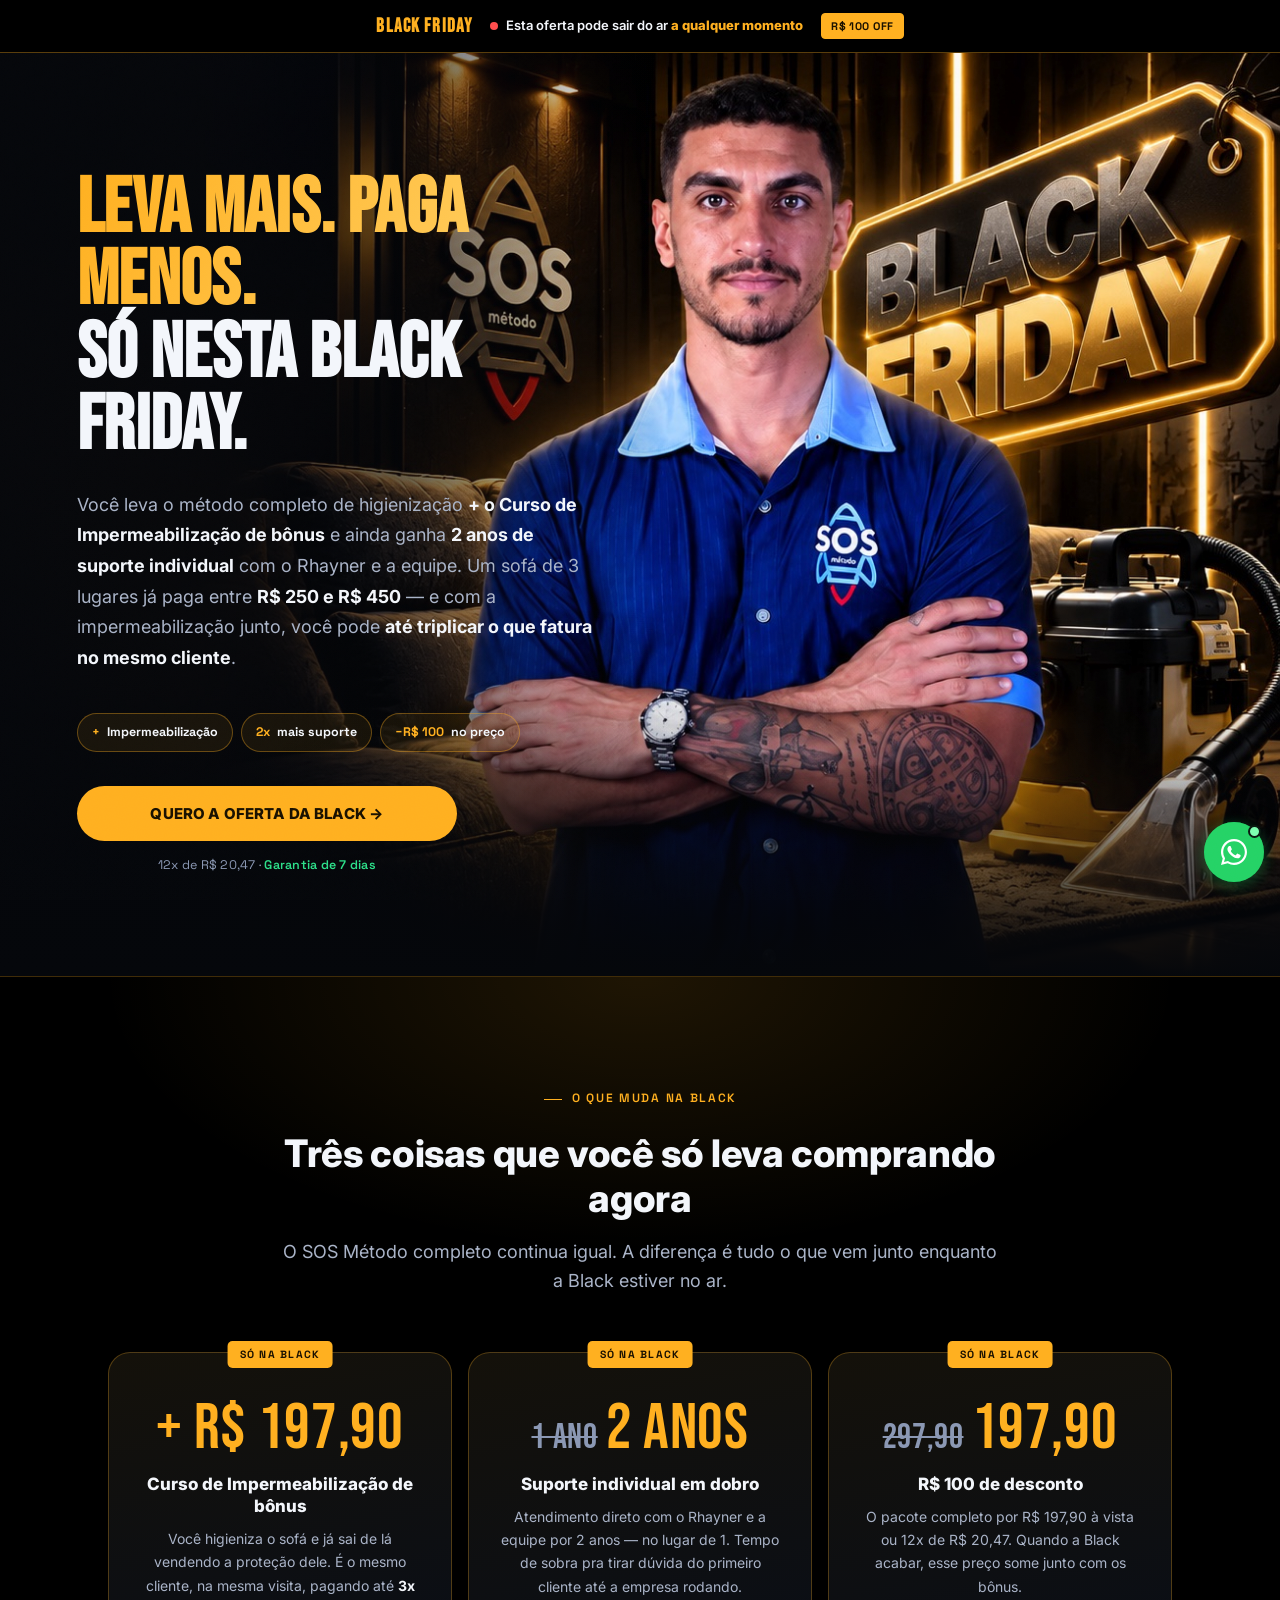
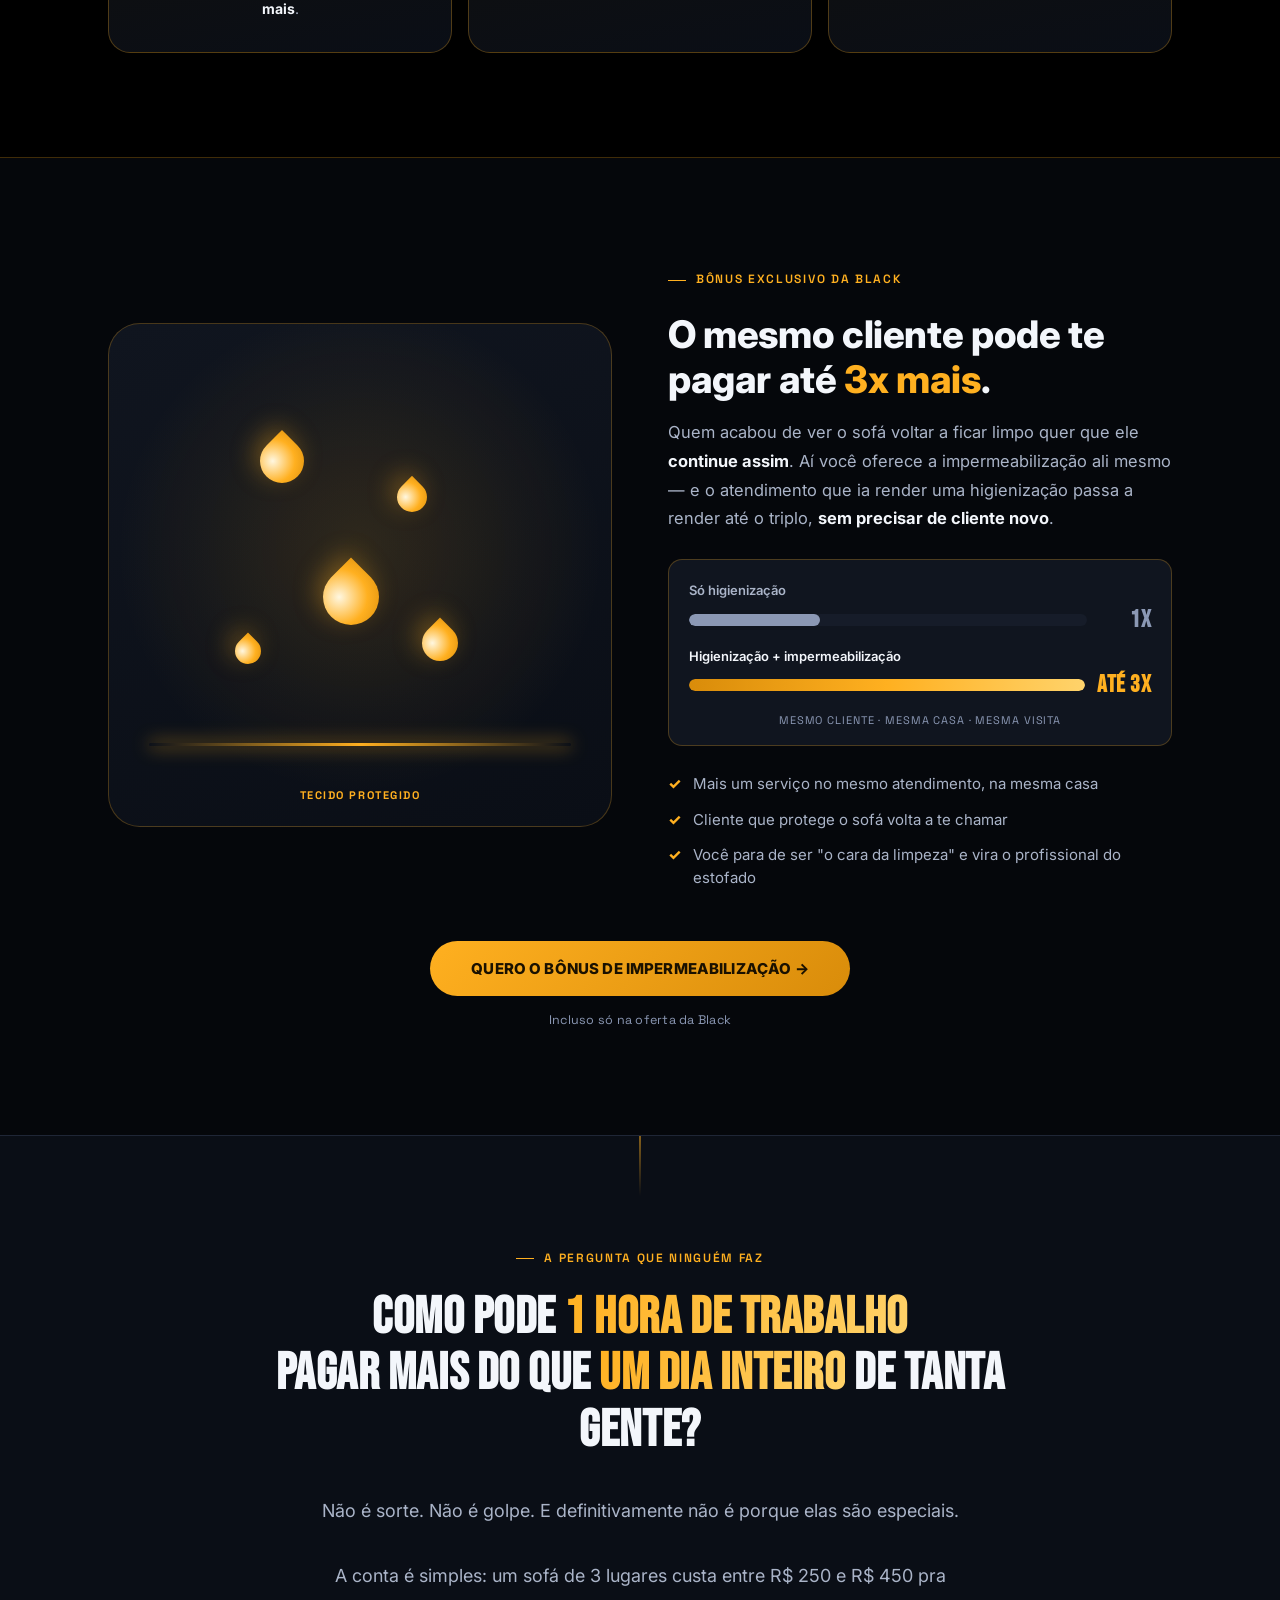
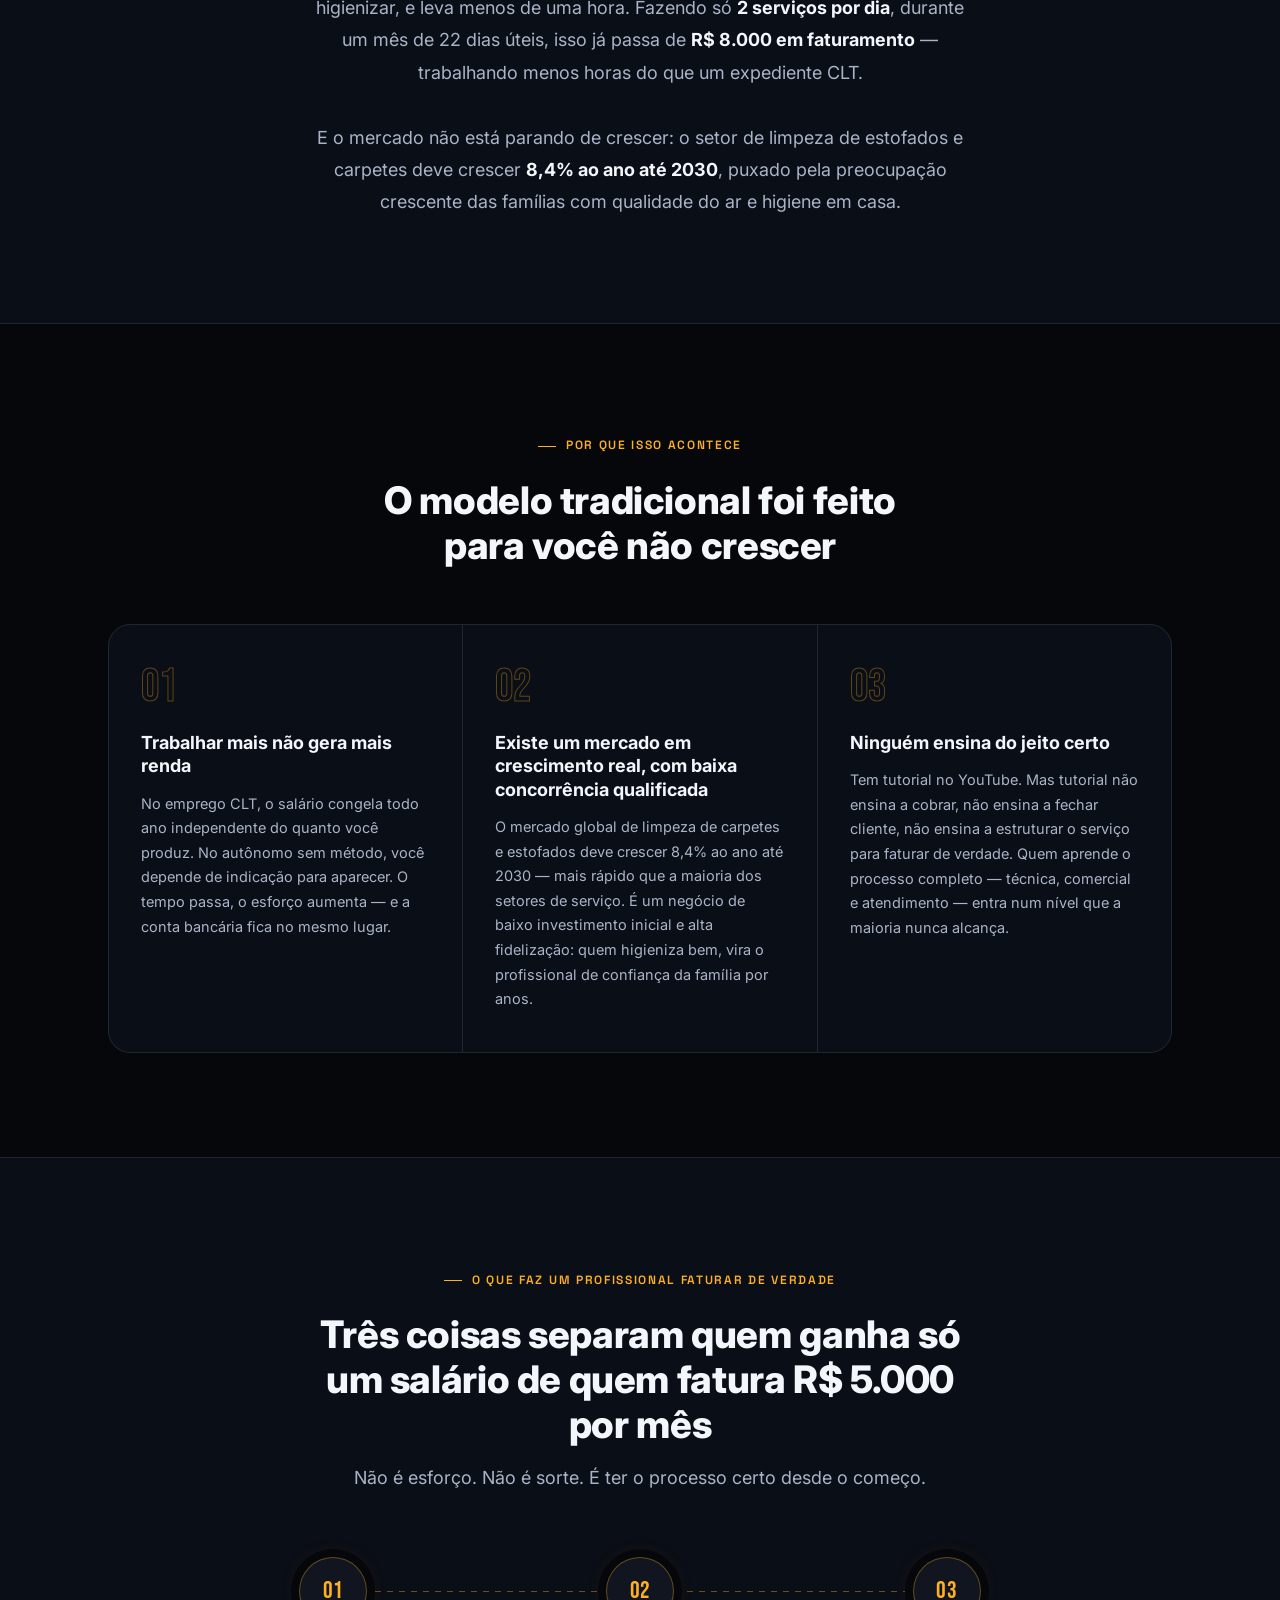
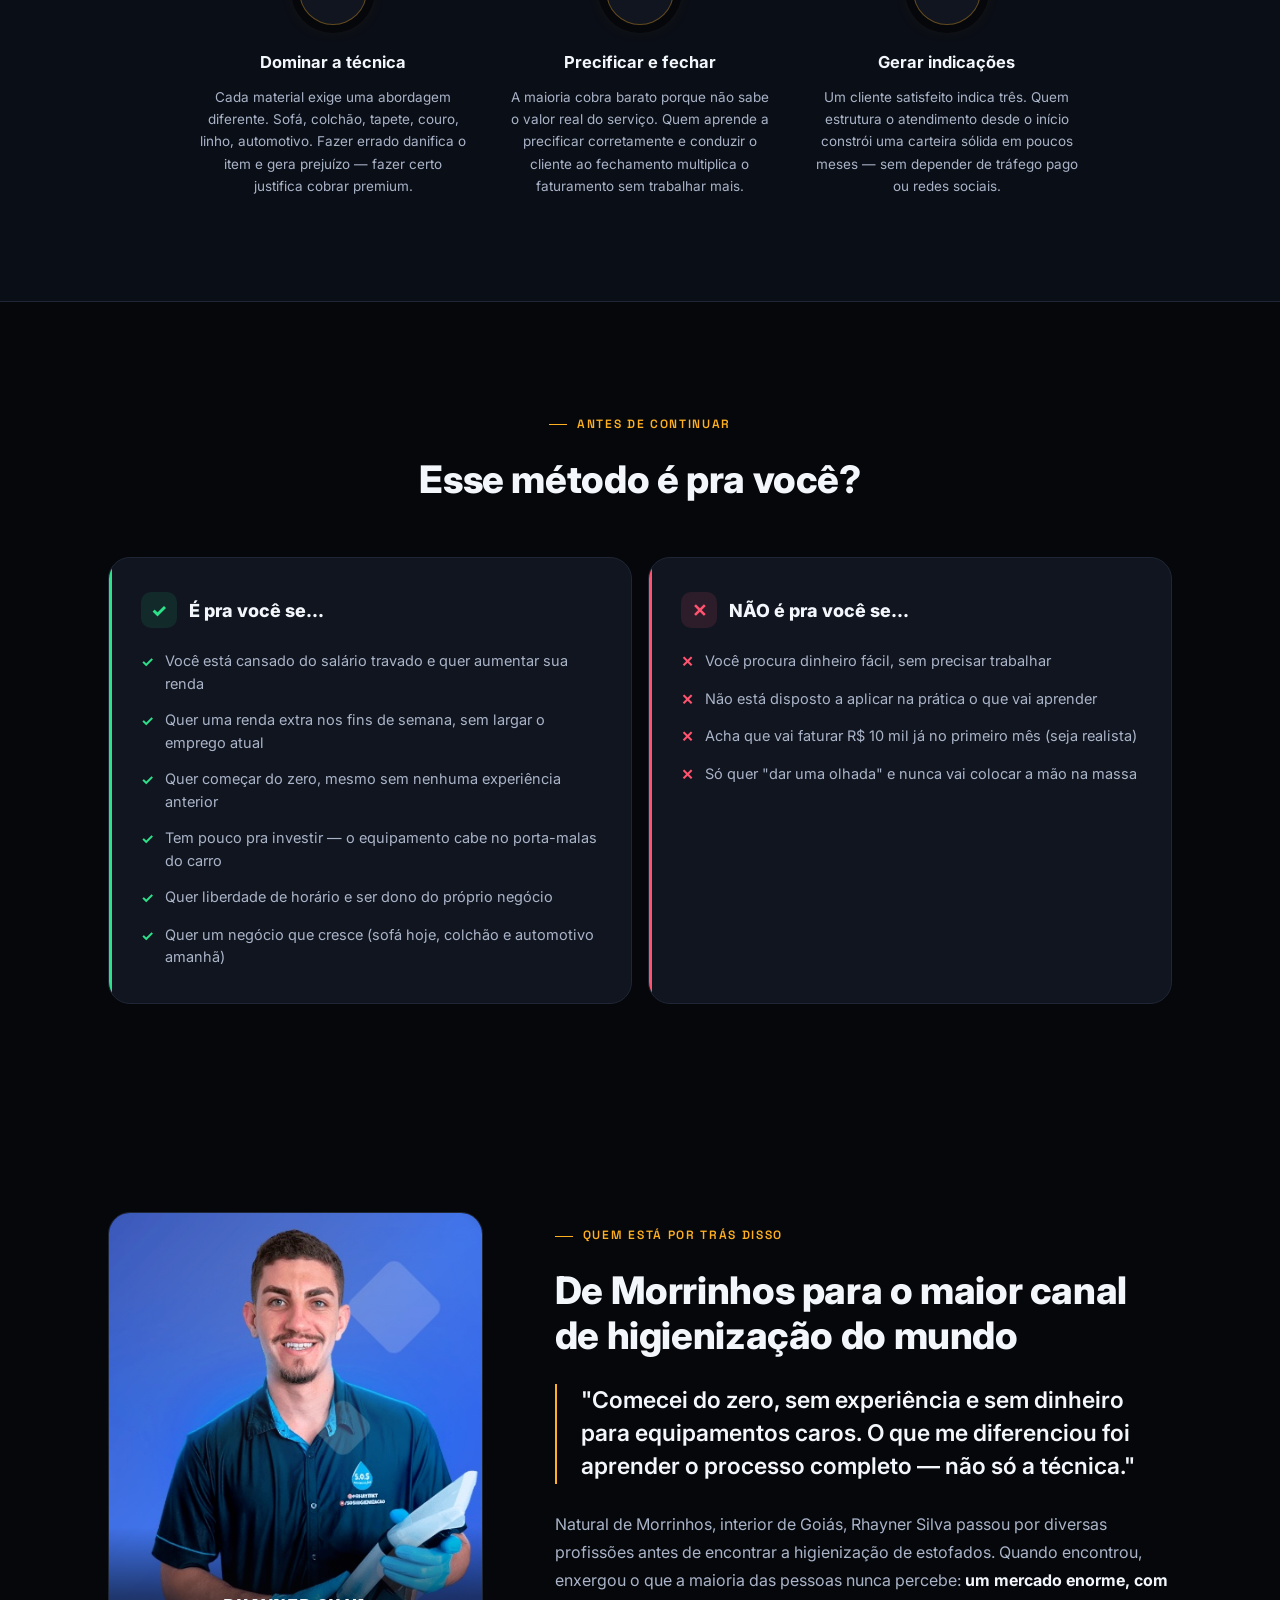
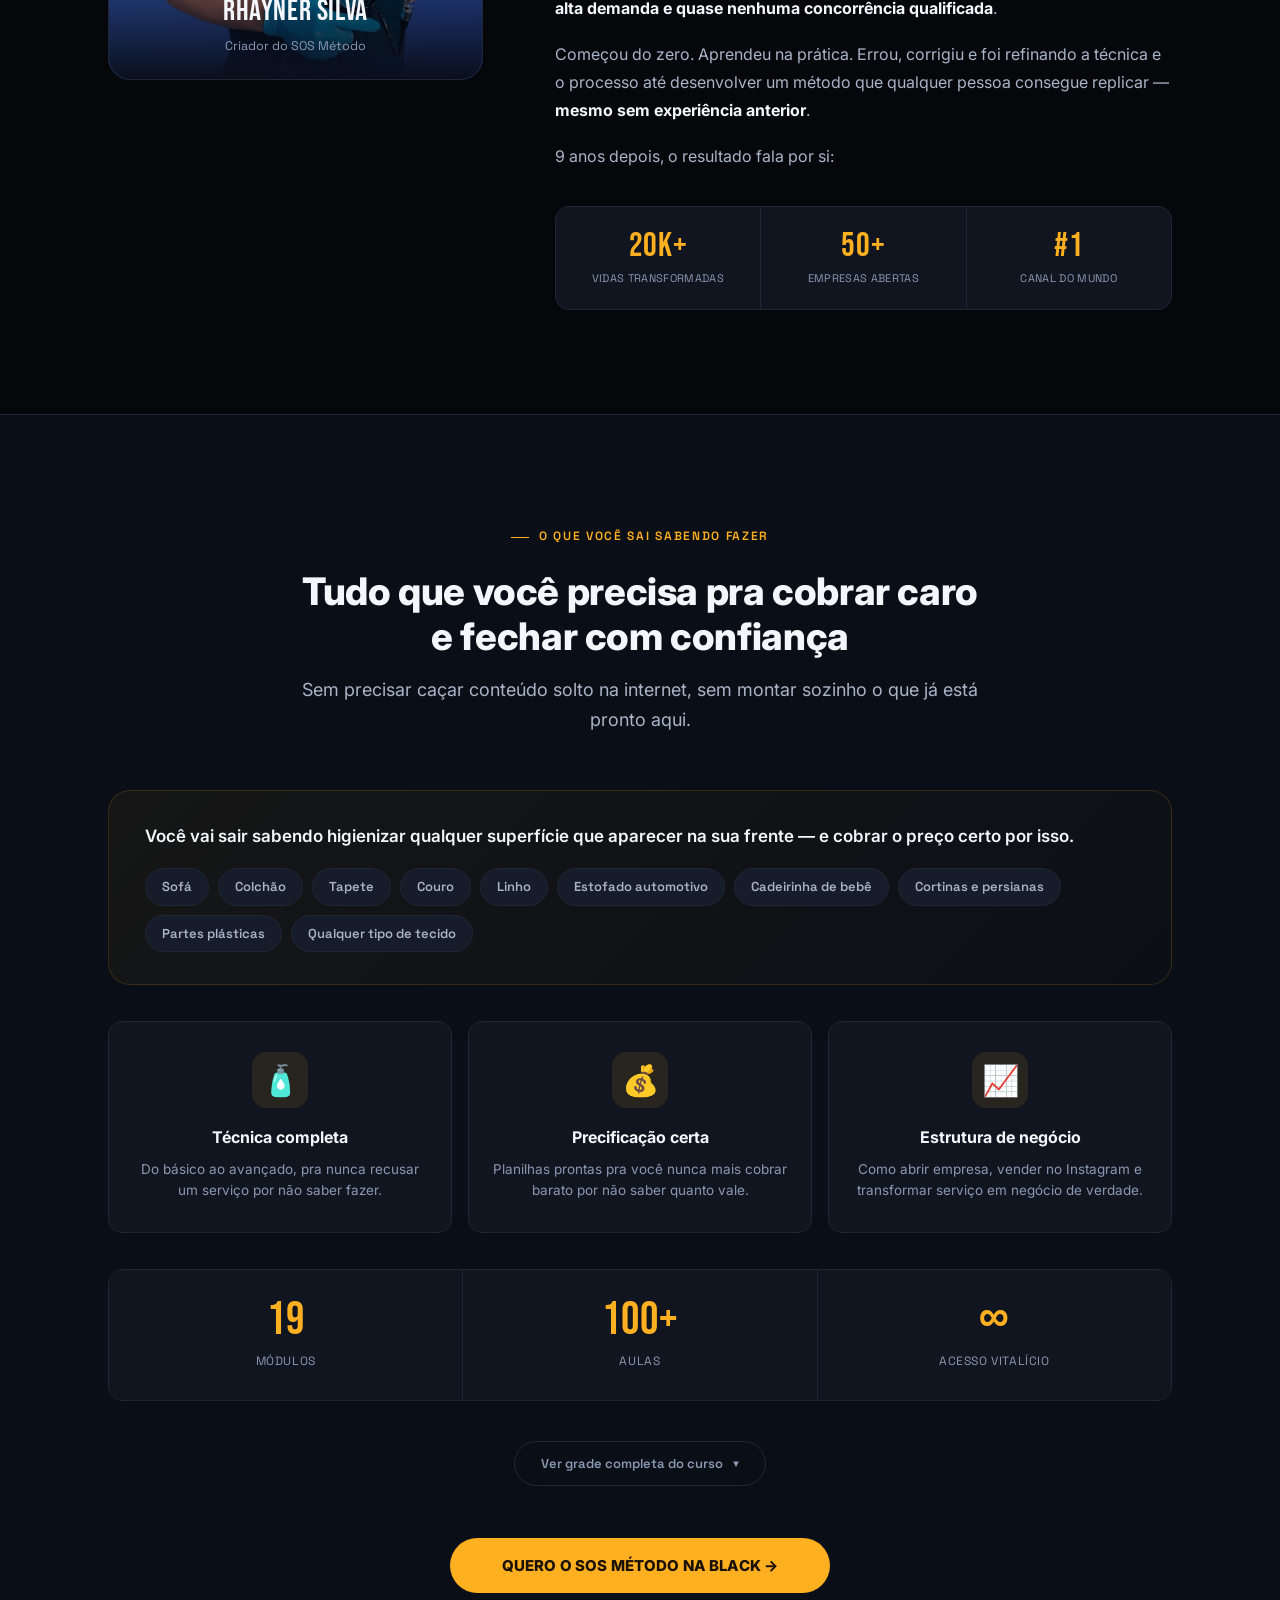
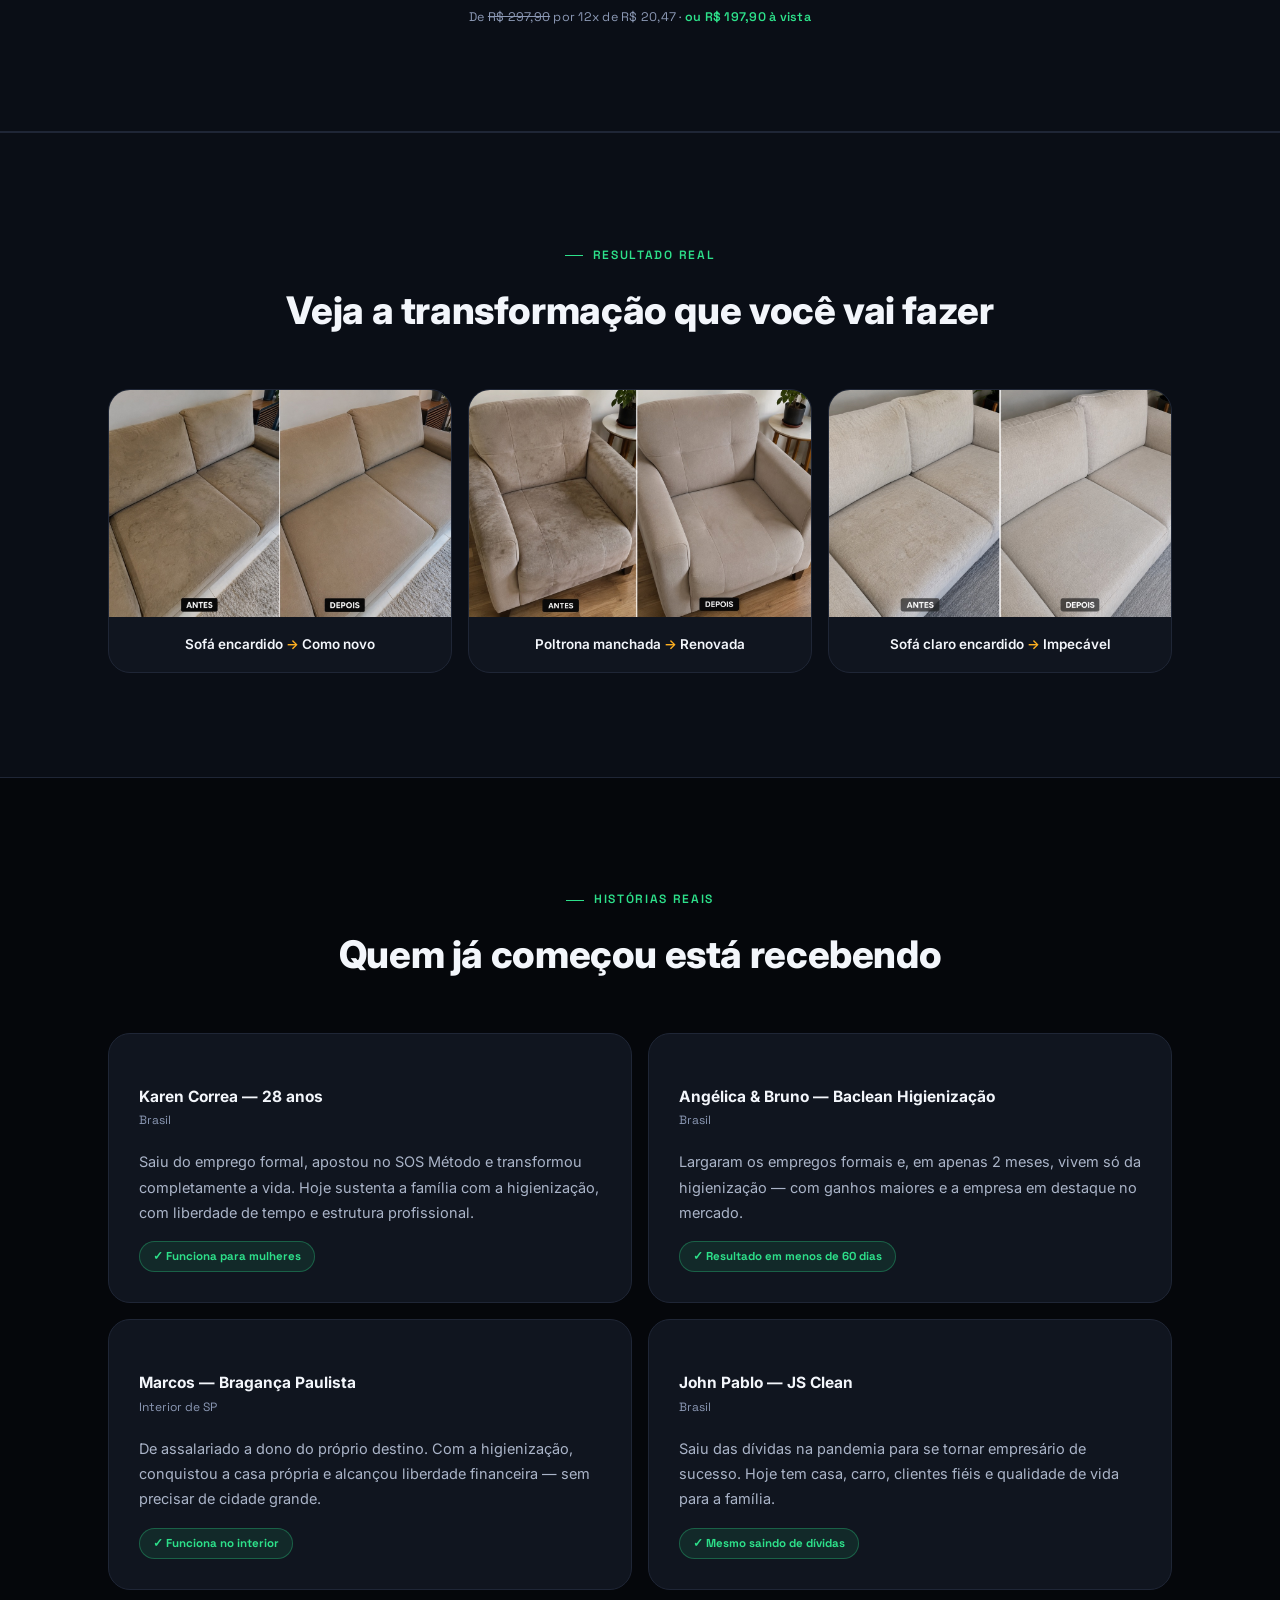
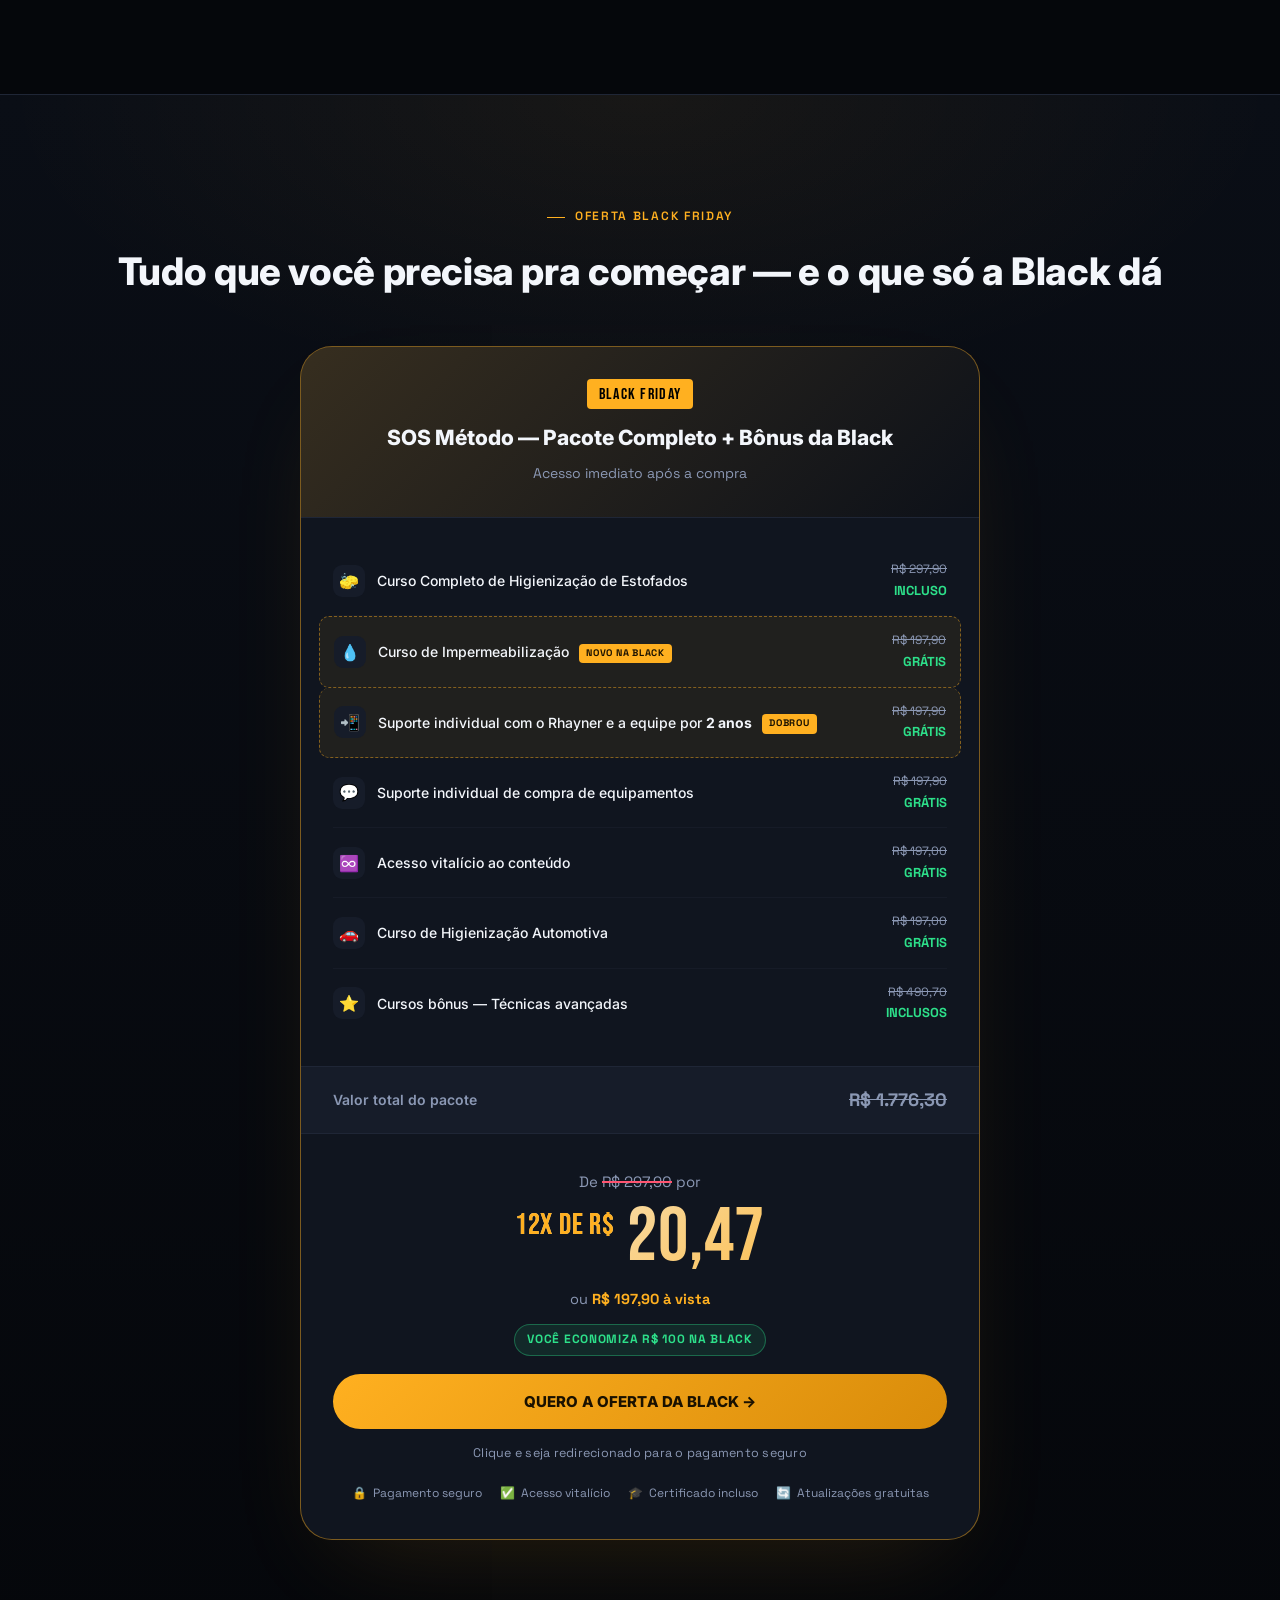
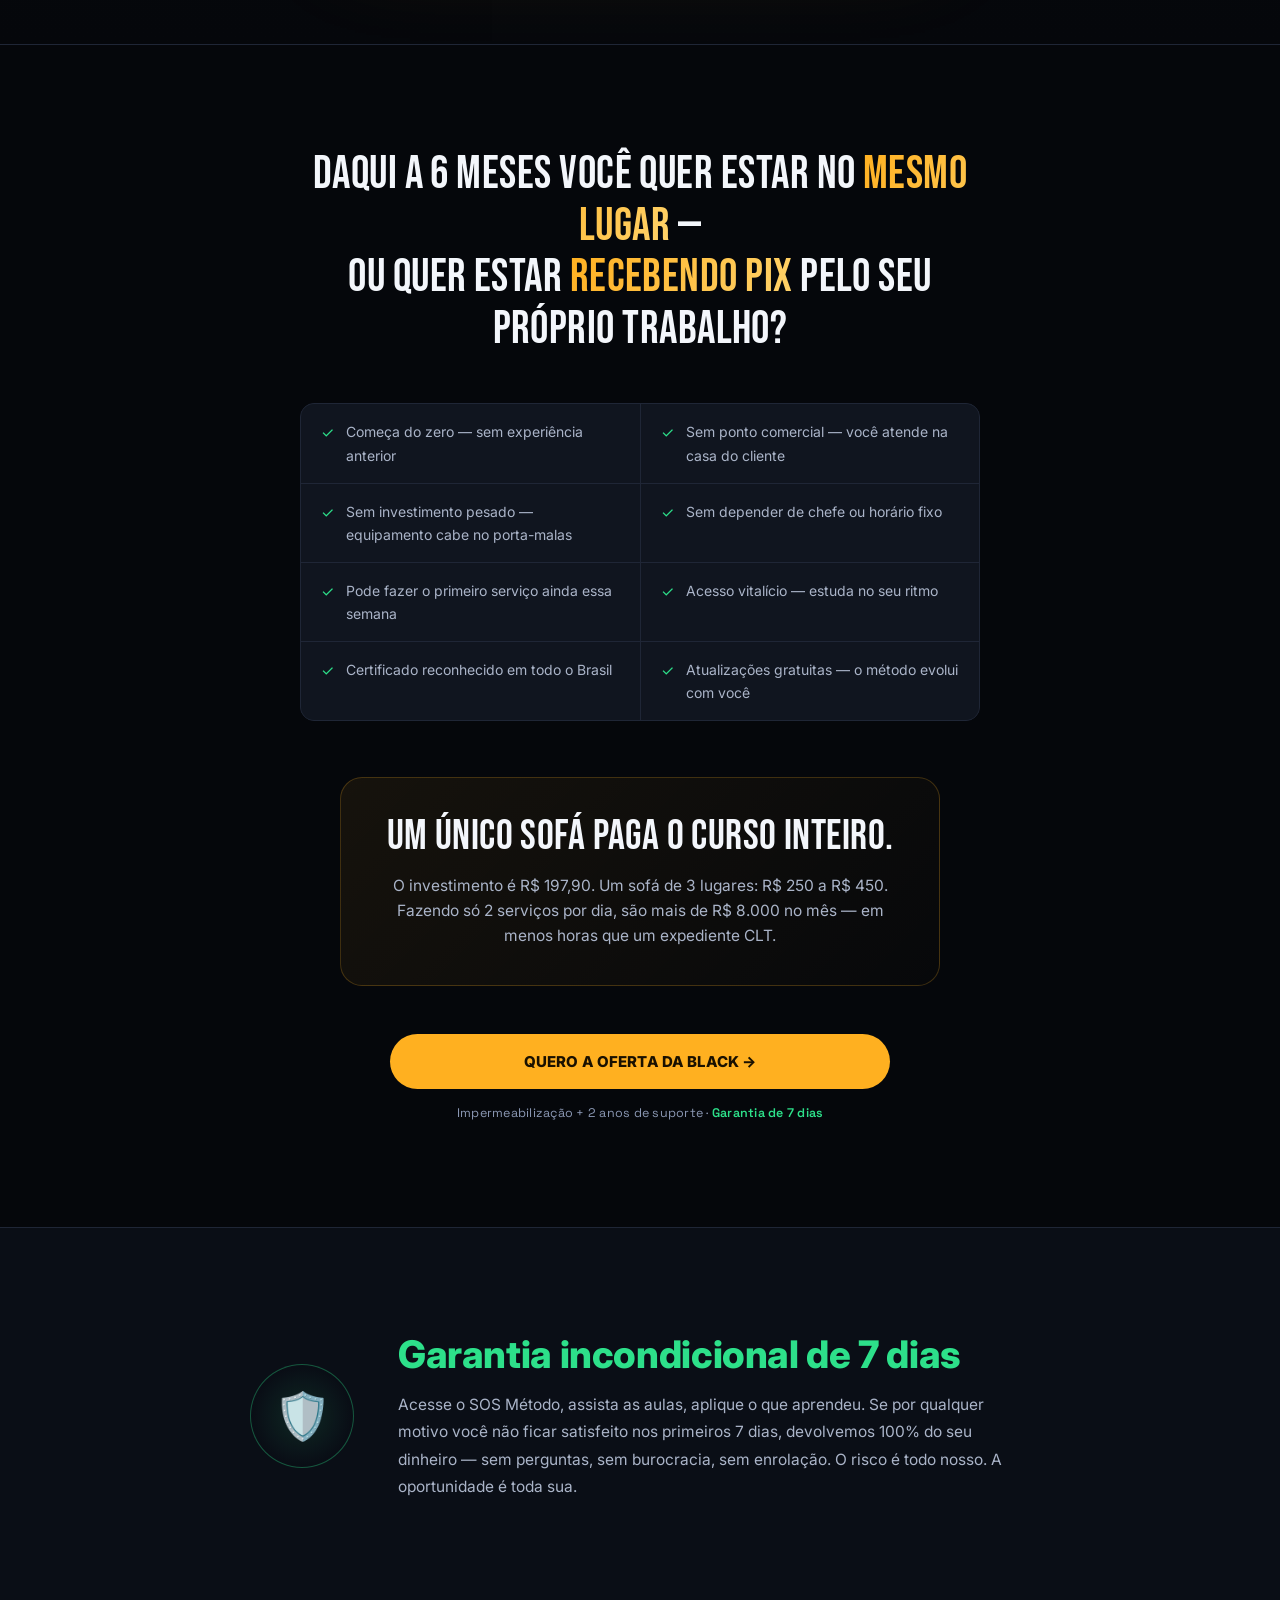
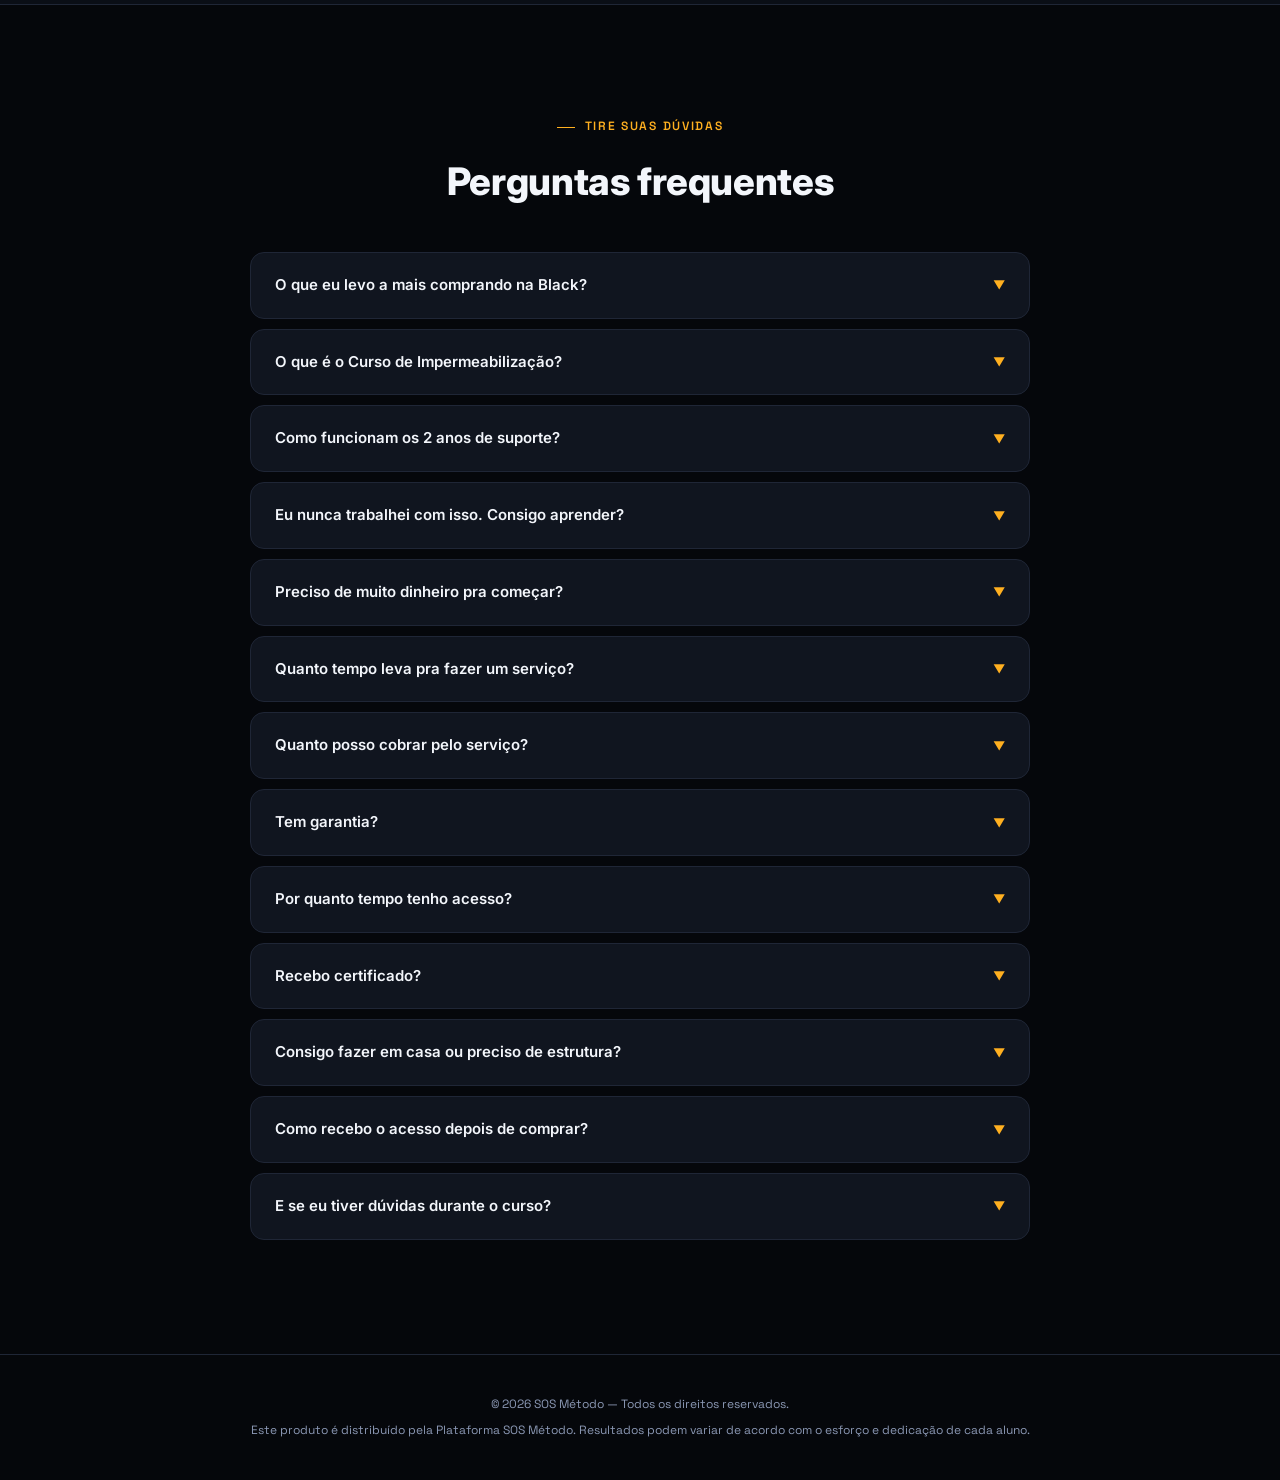
<file: black2/index.html>
<!DOCTYPE html>
<html lang="pt-BR">
<head>
<meta charset="UTF-8">
<meta name="viewport" content="width=device-width, initial-scale=1.0">
<title>Black Friday SOS Método — Impermeabilização de bônus + 2 anos de suporte</title>
<meta name="description" content="Black Friday do SOS Método: o método completo de higienização de estofados com o Curso de Impermeabilização de bônus, suporte individual estendido para 2 anos e R$ 100 de desconto.">
<!-- Meta Pixel Code -->
<script>
!function(f,b,e,v,n,t,s)
{if(f.fbq)return;n=f.fbq=function(){n.callMethod?
n.callMethod.apply(n,arguments):n.queue.push(arguments)};
if(!f._fbq)f._fbq=n;n.push=n;n.loaded=!0;n.version='2.0';
n.queue=[];t=b.createElement(e);t.async=!0;
t.src=v;s=b.getElementsByTagName(e)[0];
s.parentNode.insertBefore(t,s)}(window, document,'script',
'https://connect.facebook.net/en_US/fbevents.js');
fbq('init', '424747819483688');
fbq('track', 'PageView');
</script>
<noscript><img height="1" width="1" style="display:none"
src="https://www.facebook.com/tr?id=424747819483688&ev=PageView&noscript=1"
/></noscript>
<!-- End Meta Pixel Code -->
<link rel="preconnect" href="https://fonts.googleapis.com">
<link rel="preconnect" href="https://fonts.gstatic.com" crossorigin>
<link rel="preload" as="image" href="hero-mobile.jpg" media="(max-width:768px)" fetchpriority="high">
<link rel="preload" as="image" href="hero-desktop.jpg" media="(min-width:1200px)" fetchpriority="high">
<link rel="preload" as="style" href="https://fonts.googleapis.com/css2?family=Bebas+Neue&family=Space+Grotesk:wght@400;500;600;700&family=Inter:wght@400;500;600;700;800;900&display=swap" onload="this.onload=null;this.rel='stylesheet'">
<noscript><link rel="stylesheet" href="https://fonts.googleapis.com/css2?family=Bebas+Neue&family=Space+Grotesk:wght@400;500;600;700&family=Inter:wght@400;500;600;700;800;900&display=swap"></noscript>
<style>
/* ═══════════════════════════════════════════════════════
   DESIGN SYSTEM — SOS Método
═══════════════════════════════════════════════════════ */
:root{
  --void:      #05070b;
  --ink:       #0a0e16;
  --ink2:      #10151f;
  --ink3:      #161c29;
  --line:      #1f2636;
  --line-soft: #161b27;
  --text:      #aab4c8;
  --text-dim:  #8b98b4;
  --white:     #f3f6fb;
  --aqua:      #ffb020;
  --aqua-deep: #d98c0a;
  --aqua-dim:  rgba(255,176,32,.10);
  --aqua-glow: rgba(255,176,32,.35);
  --gold:      #ffb020;
  --gold-deep: #d98c0a;
  --gold-dim:  rgba(255,176,32,.10);
  --green:     #2de08a;
  --green-dim: rgba(45,224,138,.10);
  --r-sm: 8px;
  --r-md: 14px;
  --r-lg: 22px;
  --r-xl: 32px;
  --ease: cubic-bezier(.16,1,.3,1);
}

*,*::before,*::after{box-sizing:border-box;margin:0;padding:0}
html{scroll-behavior:smooth;overflow-x:hidden}
body{
  background:var(--void);
  color:var(--text);
  font-family:'Inter',sans-serif;
  font-size:16px;
  line-height:1.65;
  -webkit-font-smoothing:antialiased;
  overflow-x:hidden;
  max-width:100%;
  position:relative;
}
img{max-width:100%;display:block}
a{color:inherit;text-decoration:none}
::selection{background:var(--aqua);color:#000}

body::before{
  content:'';
  position:fixed;inset:0;
  pointer-events:none;
  z-index:999;
  opacity:.035;
  background-image:url("data:image/svg+xml,%3Csvg xmlns='http://www.w3.org/2000/svg' width='120' height='120'%3E%3Cfilter id='n'%3E%3CfeTurbulence type='fractalNoise' baseFrequency='0.9' numOctaves='2' stitchTiles='stitch'/%3E%3C/filter%3E%3Crect width='100%25' height='100%25' filter='url(%23n)'/%3E%3C/svg%3E");
  mix-blend-mode:overlay;
}

.display{font-family:'Bebas Neue',sans-serif;letter-spacing:.01em;line-height:.96;color:var(--white)}
.mono{font-family:'Space Grotesk',monospace;letter-spacing:.02em}
h2{font-size:clamp(26px,3.4vw,38px);font-weight:800;color:var(--white);line-height:1.18;letter-spacing:-.01em}
p{color:var(--text)}
strong{color:var(--white);font-weight:700}

.wrap{max-width:1120px;margin:0 auto;padding:0 28px}
.wrap-sm{max-width:760px;margin:0 auto;padding:0 28px}
.center{text-align:center}
section{padding:104px 0;position:relative}

.eyebrow{
  display:inline-flex;align-items:center;gap:10px;
  font-family:'Space Grotesk',monospace;
  font-size:12px;font-weight:600;letter-spacing:.14em;
  text-transform:uppercase;color:var(--aqua);margin-bottom:22px;
}
.eyebrow::before{content:'';width:18px;height:1px;background:var(--aqua)}
.eyebrow.gold{color:var(--gold)}
.eyebrow.gold::before{background:var(--gold)}
.eyebrow.green{color:var(--green)}
.eyebrow.green::before{background:var(--green)}

.btn{
  position:relative;
  display:inline-flex;align-items:center;justify-content:center;gap:10px;
  background:var(--aqua);
  color:#1a1100;font-weight:800;font-size:15px;
  padding:18px 36px;border-radius:100px;
  border:none;cursor:pointer;
  transition:transform .25s var(--ease), box-shadow .25s var(--ease);
  width:100%;letter-spacing:.01em;font-family:'Inter',sans-serif;
  box-shadow:0 0 0 0 rgba(255,176,32,0);
}
.btn::after{
  content:'';position:absolute;inset:-2px;border-radius:100px;
  background:linear-gradient(135deg,var(--aqua),var(--green));
  opacity:0;z-index:-1;transition:opacity .3s;
}
.btn:hover{transform:translateY(-2px);box-shadow:0 8px 32px rgba(255,176,32,.35)}
.btn:hover::after{opacity:.5}
.btn.gold{background:linear-gradient(135deg,var(--gold),var(--gold-deep));color:#1a1100}
.btn.gold:hover{box-shadow:0 8px 32px rgba(255,176,32,.4)}

.btn-sub{text-align:center;margin-top:14px;font-size:12.5px;color:var(--text-dim);font-family:'Space Grotesk',monospace;letter-spacing:.02em}
.btn-sub span{color:var(--green);font-weight:600}

.reveal{opacity:0;transform:translateY(32px);transition:opacity .8s var(--ease), transform .8s var(--ease)}
.reveal.visible{opacity:1;transform:translateY(0)}
.reveal-stagger.visible{transition-delay:var(--d,0s)}
@media (prefers-reduced-motion: reduce){.reveal{opacity:1;transform:none;transition:none}}

/* TOPBAR */
#topbar{
  border-bottom:1px solid var(--line);
  padding:13px 24px;
  display:flex;align-items:center;justify-content:center;gap:18px;
  font-size:13px;font-weight:600;color:var(--white);
  position:sticky;top:0;z-index:100;
  backdrop-filter:blur(12px);
  background:rgba(5,7,11,.85);
}
#topbar .timer{
  font-family:'Space Grotesk',monospace;
  background:var(--ink3);border:1px solid var(--aqua-glow);color:var(--aqua);
  font-weight:700;padding:4px 12px;border-radius:6px;
  font-size:13px;font-variant-numeric:tabular-nums;letter-spacing:.04em;
}
#topbar .tag-off{
  font-family:'Space Grotesk',monospace;
  background:var(--gold-dim);border:1px solid rgba(255,176,32,.4);color:var(--gold);
  font-size:11px;font-weight:700;padding:3px 9px;border-radius:4px;letter-spacing:.04em;
}

/* HERO */
#hero{position:relative;overflow:hidden;padding:120px 0 100px;min-height:92vh;display:flex;align-items:center}
.hero-sweep{
  position:absolute;top:-20%;right:-15%;width:75%;height:140%;
  background:
    radial-gradient(ellipse 60% 50% at 60% 40%, rgba(255,176,32,.16) 0%, transparent 65%),
    radial-gradient(ellipse 40% 60% at 80% 70%, rgba(45,224,138,.08) 0%, transparent 60%);
  filter:blur(40px);pointer-events:none;
  animation:sweepDrift 18s ease-in-out infinite alternate;
}
@keyframes sweepDrift{0%{transform:translate(0,0) scale(1)}100%{transform:translate(-3%,2%) scale(1.05)}}
.hero-sweep-line{
  position:absolute;top:0;left:55%;width:1px;height:100%;
  background:linear-gradient(180deg,transparent,rgba(255,176,32,.4) 30%,rgba(255,176,32,.4) 70%,transparent);
  transform:skewX(-12deg);pointer-events:none;
}
#hero::before{content:'';position:absolute;inset:0;background:linear-gradient(180deg,transparent 0%,var(--void) 100%);pointer-events:none;z-index:1}
.hero-grid{display:grid;grid-template-columns:1fr;max-width:680px;gap:0;position:relative;z-index:2}
.hero-kicker{
  display:inline-flex;align-items:center;gap:10px;
  font-family:'Space Grotesk',monospace;
  font-size:12px;font-weight:600;letter-spacing:.12em;text-transform:uppercase;
  color:var(--aqua);margin-bottom:28px;padding:8px 16px;
  border:1px solid rgba(255,176,32,.25);border-radius:100px;background:rgba(255,176,32,.04);width:fit-content;
}
.hero-kicker .dot{width:6px;height:6px;background:var(--aqua);border-radius:50%;box-shadow:0 0 8px var(--aqua);animation:pulse 2s ease-in-out infinite}
@keyframes pulse{0%,100%{opacity:1;transform:scale(1)}50%{opacity:.4;transform:scale(.7)}}
.hero-headline{font-family:'Bebas Neue',sans-serif;font-size:clamp(48px,6vw,80px);letter-spacing:.005em;line-height:.94;color:var(--white);margin-bottom:28px}
.hero-headline .accent{
  background:linear-gradient(120deg,var(--aqua) 0%,#ffd36b 50%,var(--aqua) 100%);
  background-size:200% auto;-webkit-background-clip:text;background-clip:text;-webkit-text-fill-color:transparent;
  animation:shineText 6s linear infinite;display:block;
}
@keyframes shineText{to{background-position:200% center}}
.hero-sub{font-size:18px;line-height:1.7;color:var(--text);max-width:520px;margin-bottom:40px}
.hero-sub strong{color:var(--white)}
.hero-stats{display:flex;gap:0;margin-bottom:40px;padding-top:32px;border-top:1px solid var(--line)}
.stat-item{padding-right:32px;margin-right:32px;border-right:1px solid var(--line)}
.stat-item:last-child{border-right:none;margin-right:0;padding-right:0}
.stat-item .num{font-family:'Bebas Neue',sans-serif;font-size:38px;letter-spacing:.02em;color:var(--white);line-height:1;background:linear-gradient(135deg,var(--white),var(--text));-webkit-background-clip:text;background-clip:text}
.stat-item .lbl{font-family:'Space Grotesk',monospace;font-size:11.5px;color:var(--text-dim);font-weight:500;margin-top:6px;letter-spacing:.03em;text-transform:uppercase}
.hero-cta-wrap{max-width:380px}

/* PARADOX */
#paradox{background:var(--ink);border-top:1px solid var(--line);border-bottom:1px solid var(--line);position:relative}
#paradox::before{content:'';position:absolute;top:0;left:50%;transform:translateX(-50%);width:1px;height:60px;background:linear-gradient(180deg,var(--aqua),transparent)}
.paradox-inner{max-width:820px;margin:0 auto;padding:0 28px;text-align:center}
.paradox-question{font-family:'Bebas Neue',sans-serif;font-size:clamp(30px,4.4vw,52px);letter-spacing:.01em;line-height:1.08;color:var(--white);margin-bottom:36px}
.paradox-question em{font-style:normal;background:linear-gradient(120deg,var(--aqua),#ffd36b);-webkit-background-clip:text;background-clip:text;-webkit-text-fill-color:transparent}
.paradox-body{font-size:18px;line-height:1.8;color:var(--text);max-width:660px;margin:0 auto}
.paradox-body strong{color:var(--white)}

/* TESE */
#tese{background:var(--void)}
#tese .tese-grid{display:grid;grid-template-columns:1fr 1fr 1fr;gap:1px;margin-top:56px;background:var(--line);border-radius:var(--r-lg);overflow:hidden;border:1px solid var(--line)}
.tese-card{background:var(--ink);padding:40px 32px;position:relative;transition:background .3s}
.tese-card:hover{background:var(--ink2)}
.tese-card .tnum{font-family:'Bebas Neue',sans-serif;font-size:46px;color:transparent;-webkit-text-stroke:1px rgba(255,176,32,.35);line-height:1;margin-bottom:20px;display:block}
.tese-card h3{margin:0 0 14px;font-size:18px;color:var(--white);font-weight:700;line-height:1.3}
.tese-card p{font-size:14.5px;line-height:1.7}

/* MECANISMO */
#mecanismo{background:var(--ink);border-top:1px solid var(--line);border-bottom:1px solid var(--line);position:relative}
.mec-intro{max-width:680px;margin:0 auto 64px;text-align:center}
.mec-intro p{font-size:18px;margin-top:16px}
.mec-steps{display:grid;grid-template-columns:1fr 1fr 1fr;gap:0;max-width:920px;margin:0 auto;position:relative}
.mec-steps::before{content:'';position:absolute;top:34px;left:calc(16.6% + 18px);right:calc(16.6% + 18px);height:1px;background:repeating-linear-gradient(90deg,var(--aqua) 0 6px,transparent 6px 12px);opacity:.4;z-index:0}
.mec-step{text-align:center;padding:0 20px;position:relative;z-index:1}
.mec-step-circle{
  width:68px;height:68px;border-radius:50%;background:var(--ink2);border:1px solid var(--aqua-glow);
  display:flex;align-items:center;justify-content:center;margin:0 auto 24px;
  font-family:'Bebas Neue',sans-serif;font-size:24px;color:var(--aqua);letter-spacing:.02em;
  box-shadow:0 0 0 8px var(--void), 0 0 24px -8px var(--aqua-glow);transition:transform .3s var(--ease), box-shadow .3s;
}
.mec-step:hover .mec-step-circle{transform:scale(1.08);box-shadow:0 0 0 8px var(--void), 0 0 32px -4px var(--aqua-glow)}
.mec-step h3{font-size:16.5px;margin-bottom:10px;color:var(--white);font-weight:700}
.mec-step p{font-size:13.5px;line-height:1.65}

/* STORY */
#story{background:var(--void)}
#story .story-grid{display:grid;grid-template-columns:.85fr 1.4fr;gap:72px;align-items:start}
.story-avatar{position:relative;background:linear-gradient(165deg,var(--ink2),var(--ink));border:1px solid var(--line);border-radius:var(--r-lg);overflow:hidden;aspect-ratio:4/5;display:flex;align-items:center;justify-content:center;flex-direction:column;gap:18px}
.story-avatar::before{content:'';position:absolute;inset:0;background:radial-gradient(ellipse 80% 60% at 50% 20%,rgba(255,176,32,.1),transparent 70%);z-index:1;pointer-events:none}
.story-photo{position:absolute;inset:0;width:100%;height:100%;object-fit:cover;object-position:center top;z-index:0}
.story-avatar-caption{position:absolute;left:0;right:0;bottom:0;z-index:2;padding:60px 20px 22px;text-align:center;background:linear-gradient(180deg,transparent,rgba(5,7,11,.55) 45%,rgba(5,7,11,.92))}
.story-avatar-icon{font-size:80px;position:relative;filter:drop-shadow(0 8px 24px rgba(255,176,32,.25))}
.story-avatar-name{font-family:'Bebas Neue',sans-serif;font-size:30px;letter-spacing:.02em;color:var(--white);position:relative}
.story-avatar-role{font-size:12.5px;color:var(--text-dim);text-align:center;padding:0 20px;position:relative;font-family:'Space Grotesk',monospace}
.story-content{padding-top:6px}
.story-content .quote{font-size:23px;font-weight:600;color:var(--white);line-height:1.45;margin:26px 0;padding-left:24px;border-left:2px solid var(--aqua);font-family:'Inter',sans-serif}
.story-content p{font-size:16px;margin-bottom:18px;line-height:1.75}
.story-numbers{display:grid;grid-template-columns:1fr 1fr 1fr;gap:1px;margin-top:36px;background:var(--line);border-radius:var(--r-md);overflow:hidden;border:1px solid var(--line)}
.story-num{background:var(--ink2);padding:22px 16px;text-align:center}
.story-num .n{font-family:'Bebas Neue',sans-serif;font-size:34px;letter-spacing:.02em;color:var(--aqua);line-height:1}
.story-num .l{font-size:11px;color:var(--text-dim);margin-top:6px;font-family:'Space Grotesk',monospace;text-transform:uppercase;letter-spacing:.03em}

/* PRODUTO */
#produto{background:var(--ink);border-top:1px solid var(--line);border-bottom:1px solid var(--line)}
.produto-header{text-align:center;max-width:700px;margin:0 auto 56px}
.produto-header p{font-size:18px;margin-top:16px}
.cobertura-box{background:linear-gradient(135deg,rgba(255,176,32,.05),rgba(255,176,32,.01));border:1px solid rgba(255,176,32,.16);border-radius:var(--r-lg);padding:32px 36px;margin-bottom:36px}
.cobertura-box .lead{font-size:17px;color:var(--white);font-weight:600;margin-bottom:18px;line-height:1.6}
.cobertura-tags{display:flex;flex-wrap:wrap;gap:9px}
.cobertura-tag{background:var(--ink3);border:1px solid var(--line);color:var(--text);font-size:13px;font-weight:600;padding:7px 16px;border-radius:100px;font-family:'Space Grotesk',monospace;transition:border-color .2s, color .2s}
.cobertura-tag:hover{border-color:var(--aqua);color:var(--white)}
.capacidades{display:grid;grid-template-columns:repeat(3,1fr);gap:16px;margin-bottom:36px}
.cap-card{background:var(--ink2);border:1px solid var(--line);border-radius:var(--r-md);padding:30px 24px;text-align:center;transition:border-color .25s,transform .25s}
.cap-card:hover{border-color:rgba(255,176,32,.35);transform:translateY(-3px)}
.cap-icon{font-size:30px;margin-bottom:16px;width:56px;height:56px;background:var(--aqua-dim);border-radius:14px;display:flex;align-items:center;justify-content:center;margin-inline:auto}
.cap-card h3{font-size:16px;margin-bottom:8px;color:var(--white);font-weight:700}
.cap-card p{font-size:13.5px;color:var(--text-dim);line-height:1.6}
.produto-stats{display:flex;gap:0;border:1px solid var(--line);border-radius:var(--r-md);overflow:hidden;margin-bottom:40px}
.produto-stat{flex:1;padding:28px;text-align:center;border-right:1px solid var(--line);background:var(--ink2)}
.produto-stat:last-child{border-right:none}
.produto-stat .n{font-family:'Bebas Neue',sans-serif;font-size:46px;letter-spacing:.02em;color:var(--aqua);line-height:1}
.produto-stat .l{font-size:12px;color:var(--text-dim);margin-top:8px;text-transform:uppercase;letter-spacing:.05em;font-family:'Space Grotesk',monospace}
.grade-toggle-wrap{text-align:center;margin-bottom:8px}
.grade-toggle{display:inline-flex;align-items:center;gap:10px;background:transparent;border:1px solid var(--line);color:var(--text-dim);font-family:'Space Grotesk',monospace;font-size:13px;font-weight:600;padding:13px 26px;border-radius:100px;cursor:pointer;transition:all .25s}
.grade-toggle:hover{border-color:var(--aqua);color:var(--white)}
.grade-toggle .chev{transition:transform .3s;font-size:10px}
.grade-toggle.open .chev{transform:rotate(180deg)}
.grade-panel{max-height:0;overflow:hidden;transition:max-height .5s var(--ease)}
.grade-panel.open{max-height:8000px;margin-top:28px}
.curriculum{max-width:780px;margin:0 auto}
.mod-item{background:var(--ink2);border:1px solid var(--line);border-radius:var(--r-md);margin-bottom:10px;overflow:hidden;transition:border-color .25s}
.mod-item:hover{border-color:rgba(255,176,32,.3)}
.mod-head{display:flex;align-items:center;gap:18px;padding:20px 24px;cursor:pointer;user-select:none}
.mod-head:hover{background:rgba(255,176,32,.03)}
.mod-badge{background:linear-gradient(135deg,var(--aqua),var(--aqua-deep));color:#1a1100;font-family:'Bebas Neue',sans-serif;font-size:15px;letter-spacing:.02em;padding:8px 14px;border-radius:8px;min-width:46px;text-align:center;flex-shrink:0}
.mod-info{flex:1;min-width:0}
.mod-title{color:var(--white);font-size:15px;font-weight:700;margin-bottom:3px}
.mod-count{color:var(--text-dim);font-size:12.5px;font-family:'Space Grotesk',monospace}
.mod-arrow{color:var(--aqua);width:30px;height:30px;border-radius:8px;background:var(--aqua-dim);display:flex;align-items:center;justify-content:center;font-size:11px;transition:transform .3s;flex-shrink:0}
.mod-item.open .mod-arrow{transform:rotate(180deg)}
.mod-body{max-height:0;overflow:hidden;transition:max-height .35s ease;background:var(--ink)}
.mod-item.open .mod-body{max-height:1200px;border-top:1px solid var(--line)}
.mod-lessons{padding:18px 24px}
.lesson-row{display:flex;align-items:center;gap:12px;padding:11px 16px;background:var(--ink2);border:1px solid transparent;border-radius:8px;color:var(--text);font-size:13.5px;margin-bottom:7px;transition:all .2s}
.lesson-row:last-child{margin-bottom:0}
.lesson-row:hover{background:rgba(255,176,32,.05);border-color:rgba(255,176,32,.2);color:var(--white)}
.lesson-dot{width:5px;height:5px;background:var(--aqua);border-radius:50%;flex-shrink:0}
.mod-hidden-group{display:none}
.mod-hidden-group.visible{display:block;animation:modFade .4s ease}
@keyframes modFade{from{opacity:0;transform:translateY(14px)}to{opacity:1;transform:translateY(0)}}
.view-more-btn{display:block;margin:20px auto 0;background:transparent;color:var(--aqua);border:1px solid rgba(255,176,32,.3);padding:13px 30px;border-radius:100px;font-family:'Space Grotesk',monospace;font-size:13px;font-weight:600;cursor:pointer;transition:all .2s}
.view-more-btn:hover{background:var(--aqua-dim);border-color:var(--aqua)}
.view-more-btn.gone{display:none}

/* PROVA SOCIAL */
#prova{background:var(--void)}
#prova .provas-grid{display:grid;grid-template-columns:1fr 1fr;gap:16px;margin-top:56px}
.prova-card{background:var(--ink2);border:1px solid var(--line);border-radius:var(--r-lg);padding:30px;position:relative;transition:border-color .25s,transform .25s}
.prova-card:hover{border-color:rgba(45,224,138,.3);transform:translateY(-3px)}
.prova-video{margin:0 0 20px;border-radius:var(--r-md);overflow:hidden;background:#000;line-height:0}
.prova-video vturb-smartplayer{display:block;width:100%}
/* vídeo vertical (gravado em pé): limita a largura pra altura casar com os horizontais */
.prova-video.vertical{max-width:170px;margin-left:auto;margin-right:auto}
.prova-card .name{font-weight:700;color:var(--white);font-size:15.5px;margin-bottom:2px}
.prova-card .location{font-size:12px;color:var(--text-dim);margin-bottom:18px;font-family:'Space Grotesk',monospace}
.prova-card .text{font-size:14.5px;line-height:1.75;color:var(--text)}
.prova-card .objecao{display:inline-flex;align-items:center;gap:6px;margin-top:16px;background:var(--green-dim);border:1px solid rgba(45,224,138,.3);color:var(--green);font-size:11.5px;font-weight:700;padding:5px 13px;border-radius:100px;font-family:'Space Grotesk',monospace}

/* OFERTA */
#oferta{background:linear-gradient(180deg,var(--ink) 0%,var(--void) 100%);border-top:1px solid var(--line);position:relative}
#oferta::before{content:'';position:absolute;top:0;left:0;right:0;height:300px;background:radial-gradient(ellipse 50% 100% at 50% 0%,rgba(255,176,32,.06),transparent);pointer-events:none}
.oferta-box{position:relative;background:var(--ink2);border:1px solid rgba(255,176,32,.2);border-radius:var(--r-xl);overflow:hidden;max-width:680px;margin:0 auto;box-shadow:0 40px 100px -40px rgba(255,176,32,.15)}
.oferta-box-header{background:linear-gradient(135deg,rgba(255,176,32,.08),rgba(255,176,32,.02));padding:32px;border-bottom:1px solid var(--line);text-align:center}
.oferta-box-header h3{font-size:21px;color:var(--white);margin-bottom:6px;font-weight:800}
.oferta-box-header p{font-size:14px;color:var(--text-dim);font-family:'Space Grotesk',monospace}
.bonus-list{padding:28px 32px;border-bottom:1px solid var(--line)}
.bonus-row{display:flex;align-items:center;justify-content:space-between;padding:14px 0;border-bottom:1px solid var(--line-soft);font-size:14px}
.bonus-row:last-child{border-bottom:none}
.bonus-name{display:flex;align-items:center;gap:12px;color:var(--white);font-weight:500}
.bonus-name .icon{font-size:16px;flex-shrink:0;width:32px;height:32px;background:var(--ink3);border-radius:9px;display:flex;align-items:center;justify-content:center}
.price-old{color:var(--text-dim);text-decoration:line-through;font-size:12px;font-family:'Space Grotesk',monospace}
.price-new{color:var(--green);font-weight:700;font-size:13px;text-align:right;font-family:'Space Grotesk',monospace}
.total-row{display:flex;justify-content:space-between;align-items:center;padding:18px 32px;background:var(--ink3);border-bottom:1px solid var(--line)}
.total-row .label{font-size:14px;font-weight:600;color:var(--text-dim)}
.total-row .value{font-size:18px;font-weight:800;color:var(--text-dim);text-decoration:line-through;font-family:'Space Grotesk',monospace}
.preco-box{padding:36px 32px;text-align:center}
.preco-label{font-size:12.5px;color:var(--text-dim);margin-bottom:10px;font-weight:600;text-transform:uppercase;letter-spacing:.08em;font-family:'Space Grotesk',monospace}
.preco-parcela{font-family:'Bebas Neue',sans-serif;font-size:clamp(48px,7vw,76px);letter-spacing:.01em;background:linear-gradient(135deg,var(--white),var(--aqua));-webkit-background-clip:text;background-clip:text;-webkit-text-fill-color:transparent;line-height:1}
.preco-parcela sup{font-size:.4em;vertical-align:super;-webkit-text-fill-color:var(--aqua)}
.preco-avista{font-size:14.5px;color:var(--text-dim);margin:12px 0 28px;font-family:'Space Grotesk',monospace}
.preco-avista strong{color:var(--aqua);font-weight:700}
.garantias{display:flex;gap:18px;margin-top:20px;justify-content:center;flex-wrap:wrap}
.garantia-item{display:flex;align-items:center;gap:6px;font-size:12px;color:var(--text-dim);font-family:'Space Grotesk',monospace}

/* POS-PIT */
#pospit{background:var(--void);border-top:1px solid var(--line)}
.pospit-question{font-family:'Bebas Neue',sans-serif;font-size:clamp(28px,4vw,46px);letter-spacing:.01em;color:var(--white);line-height:1.12;max-width:700px;margin:0 auto 48px;text-align:center}
.pospit-question em{font-style:normal;background:linear-gradient(120deg,var(--aqua),#ffd36b);-webkit-background-clip:text;background-clip:text;-webkit-text-fill-color:transparent}
.bullets{max-width:680px;margin:0 auto 56px;display:grid;grid-template-columns:1fr 1fr;gap:1px;background:var(--line);border:1px solid var(--line);border-radius:var(--r-md);overflow:hidden}
.bullet-item{display:flex;align-items:flex-start;gap:12px;padding:16px 20px;background:var(--ink2);font-size:14px}
.bullet-item .ck{color:var(--green);font-size:15px;flex-shrink:0;margin-top:1px}
.prova-grandeza{max-width:600px;margin:0 auto 48px;background:linear-gradient(135deg,rgba(255,176,32,.07),rgba(255,176,32,.01));border:1px solid rgba(255,176,32,.22);border-radius:var(--r-lg);padding:36px;text-align:center}
.prova-grandeza .grande{font-family:'Bebas Neue',sans-serif;font-size:clamp(28px,4vw,42px);color:var(--white);letter-spacing:.01em;line-height:1.1;margin-bottom:14px}
.prova-grandeza p{font-size:15.5px;line-height:1.6}

/* GARANTIA */
#garantia{background:var(--ink);border-top:1px solid var(--line);border-bottom:1px solid var(--line)}
.garantia-box{display:grid;grid-template-columns:auto 1fr;gap:44px;align-items:center;max-width:780px;margin:0 auto}
.garantia-shield{width:104px;height:104px;background:radial-gradient(circle,rgba(45,224,138,.12),transparent 70%);border:1.5px solid rgba(45,224,138,.35);border-radius:50%;display:flex;align-items:center;justify-content:center;font-size:46px;flex-shrink:0}
.garantia-text h2{margin-bottom:14px;color:var(--green)}
.garantia-text p{font-size:15.5px;line-height:1.75}

/* QUALIFICA — é para você / não é para você */
#qualifica{background:var(--void)}
.qualifica-grid{display:grid;grid-template-columns:1fr 1fr;gap:16px;margin-top:56px}
.qual-card{background:var(--ink2);border:1px solid var(--line);border-radius:var(--r-lg);padding:34px 32px;position:relative;overflow:hidden}
.qual-card::before{content:'';position:absolute;left:0;top:0;bottom:0;width:3px}
.qual-card.yes::before{background:var(--green)}
.qual-card.no::before{background:#ff5470}
.qual-head{display:flex;align-items:center;gap:12px;margin-bottom:22px;font-size:18px;font-weight:800;color:var(--white)}
.qual-head .ic{width:36px;height:36px;border-radius:10px;display:flex;align-items:center;justify-content:center;font-size:18px;flex-shrink:0}
.qual-card.yes .ic{background:var(--green-dim);color:var(--green)}
.qual-card.no .ic{background:rgba(255,84,112,.12);color:#ff5470}
.qual-list{list-style:none;display:flex;flex-direction:column;gap:14px}
.qual-list li{display:flex;align-items:flex-start;gap:11px;font-size:14.5px;line-height:1.55;color:var(--text)}
.qual-list .mk{flex-shrink:0;margin-top:1px;font-weight:700}
.qual-card.yes .mk{color:var(--green)}
.qual-card.no .mk{color:#ff5470}

/* TRANSFORMACAO — antes/depois */
#transformacao{background:var(--ink);border-top:1px solid var(--line);border-bottom:1px solid var(--line)}
.transform-grid{display:grid;grid-template-columns:repeat(3,1fr);gap:16px;margin-top:56px}
.ba-card{background:var(--ink2);border:1px solid var(--line);border-radius:var(--r-lg);overflow:hidden;transition:border-color .25s,transform .25s}
.ba-card:hover{border-color:rgba(255,176,32,.35);transform:translateY(-3px)}
.ba-photo{line-height:0;background:#000}
.ba-photo img{width:100%;height:auto;display:block}
.ba-pair{display:grid;grid-template-columns:1fr 1fr;gap:2px;background:var(--line)}
.ba-slot{position:relative;aspect-ratio:3/4;background:var(--ink);display:flex;flex-direction:column;align-items:center;justify-content:center;gap:8px;color:var(--text-dim);text-align:center;padding:10px}
.ba-slot .ba-ic{font-size:26px;opacity:.5}
.ba-slot .ba-txt{font-family:'Space Grotesk',monospace;font-size:10.5px;letter-spacing:.04em;text-transform:uppercase}
.ba-slot img{position:absolute;inset:0;width:100%;height:100%;object-fit:cover}
.ba-tag{position:absolute;top:10px;left:10px;z-index:2;font-family:'Space Grotesk',monospace;font-size:10px;font-weight:700;letter-spacing:.05em;padding:3px 9px;border-radius:5px}
.ba-tag.antes{background:rgba(255,84,112,.18);color:#ff8095;border:1px solid rgba(255,84,112,.4)}
.ba-tag.depois{background:var(--green-dim);color:var(--green);border:1px solid rgba(45,224,138,.4)}
.ba-caption{padding:16px 18px;text-align:center;font-size:13.5px;color:var(--white);font-weight:600}
.ba-caption span{color:var(--aqua)}
.transform-note{text-align:center;margin-top:28px;font-family:'Space Grotesk',monospace;font-size:12.5px;color:var(--text-dim)}

/* FAQ */
#faq{background:var(--void)}
.faq-list{max-width:780px;margin:48px auto 0}
.faq-item{background:var(--ink2);border:1px solid var(--line);border-radius:var(--r-md);margin-bottom:10px;overflow:hidden;transition:border-color .25s}
.faq-item:hover{border-color:rgba(255,176,32,.3)}
.faq-q{display:flex;align-items:center;justify-content:space-between;gap:16px;padding:20px 24px;cursor:pointer;user-select:none;font-size:15px;font-weight:600;color:var(--white)}
.faq-q:hover{background:rgba(255,176,32,.03)}
.faq-q .faq-arrow{color:var(--aqua);flex-shrink:0;transition:transform .3s;font-size:12px}
.faq-item.open .faq-arrow{transform:rotate(180deg)}
.faq-a{max-height:0;overflow:hidden;transition:max-height .35s ease}
.faq-item.open .faq-a{max-height:400px}
.faq-a p{padding:0 24px 20px;font-size:14px;line-height:1.7;color:var(--text)}

/* BOTÃO FIXO FLUTUANTE (CTA) */
#floatCta{
  position:fixed;left:50%;bottom:18px;
  width:min(440px,calc(100% - 28px));
  transform:translateX(-50%) translateY(160%);
  opacity:0;pointer-events:none;z-index:200;
  transition:transform .45s var(--ease),opacity .35s var(--ease);
}
#floatCta.show{transform:translateX(-50%) translateY(0);opacity:1;pointer-events:auto}
#floatCta .btn{box-shadow:0 12px 40px rgba(0,0,0,.55),0 6px 28px rgba(255,176,32,.4)}

@media(max-width:768px){
  .qualifica-grid{grid-template-columns:1fr}
  .transform-grid{grid-template-columns:1fr}
  #floatCta{bottom:12px}
  #floatCta .btn{padding:16px 24px;font-size:14px}
}

/* BOTÃO FLUTUANTE DO WHATSAPP
   Fica no canto e sobe quando a barra de compra (#floatCta) aparece */
#waFloat{position:fixed;right:16px;bottom:18px;z-index:210;display:flex;align-items:center;gap:10px;transition:bottom .45s var(--ease)}
#floatCta.show ~ #waFloat{bottom:92px}
#waFloat[hidden]{display:none}
.wa-btn{position:relative;flex:none;width:60px;height:60px;border-radius:50%;display:grid;place-items:center;background:#25d366;color:#fff;box-shadow:0 10px 28px rgba(0,0,0,.5),0 4px 14px rgba(37,211,102,.45);text-decoration:none;-webkit-tap-highlight-color:transparent;transition:transform .2s var(--ease)}
.wa-btn:active{transform:scale(.94)}
.wa-btn svg{width:32px;height:32px}
.wa-btn::before{content:'';position:absolute;inset:0;border-radius:50%;background:#25d366;opacity:.5;animation:waRing 2.4s ease-out infinite;z-index:-1}
@keyframes waRing{0%{transform:scale(1);opacity:.5}80%,100%{transform:scale(1.55);opacity:0}}
.wa-btn .wa-dot{position:absolute;top:3px;right:3px;width:13px;height:13px;border-radius:50%;background:#7dffb0;border:2.5px solid #0b1a12}
@media (prefers-reduced-motion:reduce){.wa-btn::before{animation:none}}

/* FOOTER */
footer{padding:40px 24px;text-align:center;border-top:1px solid var(--line);font-size:12px;color:var(--text-dim);font-family:'Space Grotesk',monospace;background:var(--void)}

/* RESPONSIVE */
@media(max-width:768px){
  #tese .tese-grid{grid-template-columns:1fr}
  .mec-steps{grid-template-columns:1fr;gap:40px}
  .mec-steps::before{display:none}
  #prova .provas-grid{grid-template-columns:1fr}
  .bullets{grid-template-columns:1fr}
  .garantia-box{grid-template-columns:1fr;text-align:center}
  .garantia-shield{margin:0 auto}
}
@media(max-width:860px){
  #story .story-grid{grid-template-columns:1fr;gap:36px}
  .story-avatar{display:flex;width:100%;max-width:360px;margin:0 auto;aspect-ratio:4/5}
  .story-content{text-align:center}
  .story-content .quote{text-align:left}
}
@media(max-width:600px){
  .capacidades{grid-template-columns:1fr}
  .produto-stats{flex-direction:column}
  .produto-stat{border-right:none;border-bottom:1px solid var(--line)}
  .produto-stat:last-child{border-bottom:none}
}

/* ═══════════════════════════════════════
   HERO MOBILE — imagem de fundo (Rhayner) + texto alinhado embaixo
═══════════════════════════════════════ */
@media(max-width:768px){
  #topbar{flex-wrap:wrap;gap:6px 10px;font-size:11.5px;padding:10px 12px;text-align:center}
  #topbar .timer{font-size:12px;padding:3px 9px}
  #hero{
    min-height:0;
    display:block;
    padding:0 0 64px;
    background:var(--void) url('hero-mobile.jpg') no-repeat top center;
    background-size:100% auto;
  }
  #hero::before,.hero-sweep,.hero-sweep-line{display:none}
  #hero .wrap{padding-top:92vw} /* empurra o texto pra área escura, abaixo do Rhayner */
  .hero-grid{max-width:100%}
  .hero-left{text-align:center;display:flex;flex-direction:column;align-items:center;width:100%}
  .hero-kicker{margin:0 auto 22px}
  .hero-headline{width:100%;text-align:center;font-size:clamp(26px,6.8vw,40px);line-height:1.02;margin-bottom:20px;overflow-wrap:break-word}
  .hero-sub{width:100%;max-width:100%;text-align:center;font-size:16px;margin:0 auto 30px}
  .hero-stats{width:100%;justify-content:center;padding-top:26px}
  .stat-item{padding-right:12px;margin-right:12px}
  .stat-item .num{font-size:26px}
  .stat-item .lbl{font-size:9px;letter-spacing:.02em;margin-top:4px}
  .hero-cta-wrap{margin:0 auto;width:100%;max-width:420px}
}

/* ═══════════════════════════════════════
   PELE BLACK FRIDAY
═══════════════════════════════════════ */
#topbar{background:rgba(0,0,0,.92);border-bottom:1px solid rgba(255,176,32,.35)}
#topbar .bf{font-family:'Bebas Neue',sans-serif;font-size:19px;letter-spacing:.06em;color:var(--gold);line-height:1}
#topbar .tag-off{background:var(--gold);color:#1a1100;border-color:var(--gold)}
#topbar .alerta{display:inline-flex;align-items:center;gap:8px;color:var(--white)}
#topbar .alerta b{color:var(--gold);font-weight:800}
#topbar .pulso{width:8px;height:8px;border-radius:50%;background:#ff4d4d;flex-shrink:0;box-shadow:0 0 0 0 rgba(255,77,77,.6);animation:pulsoAlerta 1.8s ease-out infinite}
@keyframes pulsoAlerta{0%{box-shadow:0 0 0 0 rgba(255,77,77,.6)}80%,100%{box-shadow:0 0 0 8px rgba(255,77,77,0)}}
@media (prefers-reduced-motion:reduce){#topbar .pulso{animation:none}}

.bf-stamp{display:inline-flex;align-items:center;gap:12px;margin-bottom:22px}
.bf-stamp .bf-word{font-family:'Bebas Neue',sans-serif;font-size:clamp(34px,5vw,52px);letter-spacing:.04em;line-height:1;color:#000;background:linear-gradient(135deg,var(--gold),#ffd36b 50%,var(--gold-deep));padding:6px 18px 2px;border-radius:6px;transform:skewX(-8deg);box-shadow:0 10px 40px -10px rgba(255,176,32,.6)}
.bf-stamp .bf-word span{display:inline-block;transform:skewX(8deg)}
.bf-stamp .bf-year{font-family:'Space Grotesk',monospace;font-size:12px;font-weight:700;letter-spacing:.14em;color:var(--gold);text-transform:uppercase;line-height:1.3}

.bf-chips{display:flex;flex-wrap:wrap;gap:8px;margin:0 0 34px}
.bf-chip{display:inline-flex;align-items:center;gap:7px;font-family:'Space Grotesk',monospace;font-size:12.5px;font-weight:700;color:var(--white);background:rgba(255,176,32,.08);border:1px solid rgba(255,176,32,.35);padding:8px 14px;border-radius:100px}
.bf-chip b{color:var(--gold)}

/* SÓ NA BLACK */
#sonablack{background:#000;border-top:1px solid rgba(255,176,32,.25);border-bottom:1px solid rgba(255,176,32,.25);overflow:hidden}
#sonablack::before{content:'';position:absolute;inset:0;background:radial-gradient(ellipse 60% 50% at 50% 0%,rgba(255,176,32,.12),transparent 70%);pointer-events:none}
.sb-head{text-align:center;max-width:720px;margin:0 auto 56px;position:relative}
.sb-head p{font-size:18px;margin-top:16px}
.sb-grid{display:grid;grid-template-columns:repeat(3,1fr);gap:16px;position:relative}
.sb-card{position:relative;background:linear-gradient(170deg,#14110a,var(--ink));border:1px solid rgba(255,176,32,.28);border-radius:var(--r-lg);padding:44px 28px 32px;text-align:center;transition:transform .25s var(--ease),border-color .25s}
.sb-card:hover{transform:translateY(-4px);border-color:rgba(255,176,32,.6)}
.sb-tag{position:absolute;top:-12px;left:50%;transform:translateX(-50%);background:var(--gold);color:#1a1100;font-family:'Space Grotesk',monospace;font-size:10.5px;font-weight:800;letter-spacing:.12em;padding:5px 12px;border-radius:5px;white-space:nowrap}
.sb-big{font-family:'Bebas Neue',sans-serif;font-size:clamp(46px,6vw,64px);line-height:1;color:var(--gold);letter-spacing:.01em;margin-bottom:6px}
.sb-big s{color:var(--text-dim);font-size:.55em;margin-right:8px;text-decoration-thickness:2px}
.sb-card h3{font-size:17px;color:var(--white);font-weight:800;margin:12px 0 10px;line-height:1.3}
.sb-card p{font-size:14px;line-height:1.65}

/* IMPERMEABILIZAÇÃO */
#imper{background:var(--void)}
.imper-grid{display:grid;grid-template-columns:1fr 1fr;gap:56px;align-items:center}
.imper-visual{position:relative;aspect-ratio:1/1;border-radius:var(--r-xl);background:radial-gradient(circle at 50% 45%,rgba(255,176,32,.14),transparent 65%),linear-gradient(160deg,var(--ink2),var(--ink));border:1px solid rgba(255,176,32,.25);display:flex;align-items:center;justify-content:center;overflow:hidden}
.drops{position:relative;width:62%;aspect-ratio:1/1}
.drop{position:absolute;width:44px;height:44px;border-radius:50% 50% 50% 0;transform:rotate(135deg);background:radial-gradient(circle at 65% 65%,#fff7e0,var(--gold) 55%,var(--gold-deep));box-shadow:0 8px 24px rgba(255,176,32,.35);animation:dropFloat 4s ease-in-out infinite}
.drop:nth-child(1){top:6%;left:18%}
.drop:nth-child(2){top:20%;left:62%;width:30px;height:30px;animation-delay:.8s}
.drop:nth-child(3){top:48%;left:38%;width:56px;height:56px;animation-delay:1.6s}
.drop:nth-child(4){top:70%;left:10%;width:26px;height:26px;animation-delay:2.2s}
.drop:nth-child(5){top:66%;left:70%;width:36px;height:36px;animation-delay:.4s}
@keyframes dropFloat{0%,100%{transform:rotate(135deg) translate(0,0)}50%{transform:rotate(135deg) translate(-5px,5px)}}
.shield-line{position:absolute;left:8%;right:8%;bottom:16%;height:3px;border-radius:3px;background:linear-gradient(90deg,transparent,var(--gold),transparent);box-shadow:0 0 18px var(--gold)}
.imper-label{position:absolute;bottom:22px;left:0;right:0;text-align:center;font-family:'Space Grotesk',monospace;font-size:11px;font-weight:700;letter-spacing:.14em;color:var(--gold);text-transform:uppercase}
.imper-text p{font-size:16.5px;line-height:1.75;margin-top:16px}
.x3{margin:26px 0 0;background:var(--ink2);border:1px solid rgba(255,176,32,.25);border-radius:var(--r-md);padding:20px 20px 16px}
.x3-row{display:grid;grid-template-columns:1fr auto;gap:6px 12px;align-items:center;margin-bottom:14px}
.x3-lbl{grid-column:1/-1;font-size:13px;font-weight:600;color:var(--text)}
.x3-bar{height:12px;border-radius:12px;background:var(--ink3);overflow:hidden}
.x3-bar i{display:block;height:100%;border-radius:12px;background:var(--text-dim)}
.x3-row.on .x3-lbl{color:var(--white)}
.x3-row.on .x3-bar i{background:linear-gradient(90deg,var(--gold-deep),var(--gold),#ffd36b);box-shadow:0 0 14px rgba(255,176,32,.5)}
.x3-row b{font-family:'Bebas Neue',sans-serif;font-size:24px;letter-spacing:.02em;color:var(--text-dim);line-height:1;min-width:52px;text-align:right}
.x3-row.on b{color:var(--gold)}
.x3-note{font-family:'Space Grotesk',monospace;font-size:11px;letter-spacing:.08em;text-transform:uppercase;color:var(--text-dim);text-align:center}
.imper-list{list-style:none;margin:26px 0 0;display:flex;flex-direction:column;gap:12px}
.imper-list li{display:flex;gap:12px;align-items:flex-start;font-size:15px;line-height:1.55;color:var(--text)}
.imper-list .ck{color:var(--gold);font-weight:800;flex-shrink:0}

/* OFERTA BLACK */
.oferta-box{border-color:rgba(255,176,32,.45)}
.oferta-box-header{background:linear-gradient(135deg,rgba(255,176,32,.16),rgba(0,0,0,.2))}
.oferta-box-header .bf-mini{display:inline-block;font-family:'Bebas Neue',sans-serif;font-size:16px;letter-spacing:.08em;color:#000;background:var(--gold);padding:3px 12px 1px;border-radius:4px;margin-bottom:12px}
.bonus-row.destaque{background:rgba(255,176,32,.07);margin:0 -14px;padding:14px;border-radius:10px;border:1px dashed rgba(255,176,32,.45)}
.bonus-row.destaque + .bonus-row{border-top:none}
.price-old,.price-new{white-space:nowrap}
.bonus-row > div:last-child{flex-shrink:0;text-align:right}
.novo{display:inline-block;margin-left:6px;font-family:'Space Grotesk',monospace;font-size:9.5px;font-weight:800;letter-spacing:.08em;color:#1a1100;background:var(--gold);padding:2px 7px;border-radius:4px;vertical-align:middle}
.ancora{font-family:'Space Grotesk',monospace;font-size:15px;color:var(--text-dim);margin-bottom:6px}
.ancora s{text-decoration-thickness:2px;text-decoration-color:#ff5470}
.economia{display:inline-block;margin:6px 0 18px;font-family:'Space Grotesk',monospace;font-size:12px;font-weight:800;letter-spacing:.06em;color:var(--green);background:var(--green-dim);border:1px solid rgba(45,224,138,.35);padding:5px 12px;border-radius:100px}
#comprar{animation:buyPulse 2.2s ease-in-out infinite}
@keyframes buyPulse{0%,100%{box-shadow:0 0 0 0 rgba(255,176,32,.55)}50%{box-shadow:0 0 0 14px rgba(255,176,32,0)}}
@media (prefers-reduced-motion: reduce){#comprar,.drop{animation:none}}

/* HERO COMPUTADOR — foto do Rhayner com letreiro Black Friday à direita, texto na parte escura à esquerda */
@media(min-width:1200px){
  #hero{background:linear-gradient(90deg,rgba(5,7,11,.92) 0%,rgba(5,7,11,.6) 32%,rgba(5,7,11,0) 52%),var(--void) url('hero-desktop.jpg') no-repeat right center;background-size:auto,cover}
  #hero::before{background:linear-gradient(180deg,transparent 70%,var(--void) 100%)}
  .hero-sweep,.hero-sweep-line{display:none}
  .bf-stamp{display:none} /* a foto já traz o letreiro BLACK FRIDAY */
  #hero .wrap{max-width:none;margin:0;padding-left:max(28px,6vw)}
  .hero-grid{max-width:min(580px,44vw)}
}

@media(max-width:860px){
  .sb-grid{grid-template-columns:1fr;gap:26px}
  .imper-grid{grid-template-columns:1fr;gap:32px}
  .imper-visual{max-width:260px;margin:0 auto;width:100%}
}
@media(max-width:768px){
  #topbar .bf{font-size:16px}
  .bf-stamp{display:none} /* a foto do hero já traz o letreiro BLACK FRIDAY */
  #hero .wrap{padding-top:112vw} /* texto começa na parte escura da foto */
  .bf-chips{justify-content:center}
  .bonus-row{gap:12px}
  .bonus-name{font-size:13.5px}
}
</style>
</head>
<body>

<!-- TOPBAR -->
<div id="topbar">
  <span class="bf">BLACK FRIDAY</span>
  <span class="alerta"><i class="pulso"></i><span>Esta oferta pode sair do ar <b>a qualquer momento</b></span></span>
  <span class="tag-off">R$ 100 OFF</span>
</div>

<main>
<!-- HERO -->
<section id="hero">
  <div class="hero-sweep"></div>
  <div class="hero-sweep-line"></div>
  <div class="wrap">
    <div class="hero-grid">
      <div class="hero-left">
        <div class="bf-stamp">
          <div class="bf-word"><span>BLACK FRIDAY</span></div>
          <div class="bf-year">SOS Método<br>2026</div>
        </div>
        <h1 class="hero-headline">
          <span class="accent">Leva mais. Paga menos.</span>
          Só nesta Black Friday.
        </h1>
        <p class="hero-sub">
          Você leva o método completo de higienização <strong>+ o Curso de Impermeabilização de bônus</strong> e ainda ganha <strong>2 anos de suporte individual</strong> com o Rhayner e a equipe. Um sofá de 3 lugares já paga entre <strong>R$ 250 e R$ 450</strong> — e com a impermeabilização junto, você pode <strong>até triplicar o que fatura no mesmo cliente</strong>.
        </p>
        <div class="bf-chips">
          <span class="bf-chip"><b>+</b> Impermeabilização</span>
          <span class="bf-chip"><b>2x</b> mais suporte</span>
          <span class="bf-chip"><b>−R$ 100</b> no preço</span>
        </div>
        <div class="hero-cta-wrap">
          <button class="btn" onclick="document.getElementById('comprar').scrollIntoView({behavior:'smooth',block:'center'})">
            QUERO A OFERTA DA BLACK →
          </button>
          <div class="btn-sub">12x de R$ 20,47 · <span>Garantia de 7 dias</span></div>
        </div>
      </div>
    </div>
  </div>
</section>

<!-- SÓ NA BLACK -->
<section id="sonablack">
  <div class="wrap">
    <div class="sb-head reveal">
      <div class="eyebrow gold" style="justify-content:center">O que muda na Black</div>
      <h2>Três coisas que você só leva comprando agora</h2>
      <p>O SOS Método completo continua igual. A diferença é tudo o que vem junto enquanto a Black estiver no ar.</p>
    </div>
    <div class="sb-grid">
      <div class="sb-card reveal">
        <span class="sb-tag">SÓ NA BLACK</span>
        <div class="sb-big">+ R$ 197,90</div>
        <h3>Curso de Impermeabilização de bônus</h3>
        <p>Você higieniza o sofá e já sai de lá vendendo a proteção dele. É o mesmo cliente, na mesma visita, pagando até <strong>3x mais</strong>.</p>
      </div>
      <div class="sb-card reveal">
        <span class="sb-tag">SÓ NA BLACK</span>
        <div class="sb-big"><s>1 ano</s>2 anos</div>
        <h3>Suporte individual em dobro</h3>
        <p>Atendimento direto com o Rhayner e a equipe por 2 anos — no lugar de 1. Tempo de sobra pra tirar dúvida do primeiro cliente até a empresa rodando.</p>
      </div>
      <div class="sb-card reveal">
        <span class="sb-tag">SÓ NA BLACK</span>
        <div class="sb-big"><s>297,90</s>197,90</div>
        <h3>R$ 100 de desconto</h3>
        <p>O pacote completo por R$ 197,90 à vista ou 12x de R$ 20,47. Quando a Black acabar, esse preço some junto com os bônus.</p>
      </div>
    </div>
  </div>
</section>

<!-- IMPERMEABILIZAÇÃO -->
<section id="imper">
  <div class="wrap">
    <div class="imper-grid">
      <div class="imper-visual reveal" aria-hidden="true">
        <div class="drops"><span class="drop"></span><span class="drop"></span><span class="drop"></span><span class="drop"></span><span class="drop"></span></div>
        <div class="shield-line"></div>
        <div class="imper-label">Tecido protegido</div>
      </div>
      <div class="imper-text reveal">
        <div class="eyebrow gold">Bônus exclusivo da Black</div>
        <h2>O mesmo cliente pode te pagar até <span style="color:var(--gold)">3x mais</span>.</h2>
        <p>Quem acabou de ver o sofá voltar a ficar limpo quer que ele <strong>continue assim</strong>. Aí você oferece a impermeabilização ali mesmo — e o atendimento que ia render uma higienização passa a render até o triplo, <strong>sem precisar de cliente novo</strong>.</p>
        <div class="x3">
          <div class="x3-row"><span class="x3-lbl">Só higienização</span><span class="x3-bar"><i style="width:33%"></i></span><b>1x</b></div>
          <div class="x3-row on"><span class="x3-lbl">Higienização + impermeabilização</span><span class="x3-bar"><i style="width:100%"></i></span><b>até 3x</b></div>
          <div class="x3-note">Mesmo cliente · mesma casa · mesma visita</div>
        </div>
        <ul class="imper-list">
          <li><span class="ck">✓</span> Mais um serviço no mesmo atendimento, na mesma casa</li>
          <li><span class="ck">✓</span> Cliente que protege o sofá volta a te chamar</li>
          <li><span class="ck">✓</span> Você para de ser "o cara da limpeza" e vira o profissional do estofado</li>
        </ul>
      </div>
    </div>
    <div class="center reveal" style="margin-top:52px;max-width:420px;margin-inline:auto">
      <button class="btn gold" onclick="document.getElementById('comprar').scrollIntoView({behavior:'smooth',block:'center'})">
        QUERO O BÔNUS DE IMPERMEABILIZAÇÃO →
      </button>
      <div class="btn-sub">Incluso só na oferta da Black</div>
    </div>
  </div>
</section>

<!-- PARADOX -->
<section id="paradox">
  <div class="paradox-inner reveal">
    <div class="eyebrow center" style="justify-content:center">A pergunta que ninguém faz</div>
    <h2 class="paradox-question">
      Como pode <em>1 hora de trabalho</em><br>
      pagar mais do que <em>um dia inteiro</em> de tanta gente?
    </h2>
    <p class="paradox-body">
      Não é sorte. Não é golpe. E definitivamente não é porque elas são especiais.<br><br>
      A conta é simples: um sofá de 3 lugares custa entre R$ 250 e R$ 450 pra higienizar, e leva menos de uma hora. Fazendo só <strong>2 serviços por dia</strong>, durante um mês de 22 dias úteis, isso já passa de <strong>R$ 8.000 em faturamento</strong> — trabalhando menos horas do que um expediente CLT.<br><br>
      E o mercado não está parando de crescer: o setor de limpeza de estofados e carpetes deve crescer <strong>8,4% ao ano até 2030</strong>, puxado pela preocupação crescente das famílias com qualidade do ar e higiene em casa.
    </p>
  </div>
</section>

<!-- TESE -->
<section id="tese">
  <div class="wrap">
    <div class="center reveal">
      <div class="eyebrow" style="justify-content:center">Por que isso acontece</div>
      <h2>O modelo tradicional foi feito<br>para você não crescer</h2>
    </div>
    <div class="tese-grid">
      <div class="tese-card reveal">
        <span class="tnum">01</span>
        <h3>Trabalhar mais não gera mais renda</h3>
        <p>No emprego CLT, o salário congela todo ano independente do quanto você produz. No autônomo sem método, você depende de indicação para aparecer. O tempo passa, o esforço aumenta — e a conta bancária fica no mesmo lugar.</p>
      </div>
      <div class="tese-card reveal">
        <span class="tnum">02</span>
        <h3>Existe um mercado em crescimento real, com baixa concorrência qualificada</h3>
        <p>O mercado global de limpeza de carpetes e estofados deve crescer 8,4% ao ano até 2030 — mais rápido que a maioria dos setores de serviço. É um negócio de baixo investimento inicial e alta fidelização: quem higieniza bem, vira o profissional de confiança da família por anos.</p>
      </div>
      <div class="tese-card reveal">
        <span class="tnum">03</span>
        <h3>Ninguém ensina do jeito certo</h3>
        <p>Tem tutorial no YouTube. Mas tutorial não ensina a cobrar, não ensina a fechar cliente, não ensina a estruturar o serviço para faturar de verdade. Quem aprende o processo completo — técnica, comercial e atendimento — entra num nível que a maioria nunca alcança.</p>
      </div>
    </div>
  </div>
</section>

<!-- MECANISMO -->
<section id="mecanismo">
  <div class="wrap">
    <div class="mec-intro reveal">
      <div class="eyebrow gold" style="justify-content:center">O que faz um profissional faturar de verdade</div>
      <h2>Três coisas separam quem ganha só um salário de quem fatura R$ 5.000 por mês</h2>
      <p>Não é esforço. Não é sorte. É ter o processo certo desde o começo.</p>
    </div>
    <div class="mec-steps">
      <div class="mec-step reveal">
        <div class="mec-step-circle">01</div>
        <h3>Dominar a técnica</h3>
        <p>Cada material exige uma abordagem diferente. Sofá, colchão, tapete, couro, linho, automotivo. Fazer errado danifica o item e gera prejuízo — fazer certo justifica cobrar premium.</p>
      </div>
      <div class="mec-step reveal">
        <div class="mec-step-circle">02</div>
        <h3>Precificar e fechar</h3>
        <p>A maioria cobra barato porque não sabe o valor real do serviço. Quem aprende a precificar corretamente e conduzir o cliente ao fechamento multiplica o faturamento sem trabalhar mais.</p>
      </div>
      <div class="mec-step reveal">
        <div class="mec-step-circle">03</div>
        <h3>Gerar indicações</h3>
        <p>Um cliente satisfeito indica três. Quem estrutura o atendimento desde o início constrói uma carteira sólida em poucos meses — sem depender de tráfego pago ou redes sociais.</p>
      </div>
    </div>
  </div>
</section>

<!-- QUALIFICA -->
<section id="qualifica">
  <div class="wrap">
    <div class="center reveal">
      <div class="eyebrow" style="justify-content:center">Antes de continuar</div>
      <h2>Esse método é pra você?</h2>
    </div>
    <div class="qualifica-grid">
      <div class="qual-card yes reveal">
        <div class="qual-head"><span class="ic">✓</span> É pra você se...</div>
        <ul class="qual-list">
          <li><span class="mk">✓</span> Você está cansado do salário travado e quer aumentar sua renda</li>
          <li><span class="mk">✓</span> Quer uma renda extra nos fins de semana, sem largar o emprego atual</li>
          <li><span class="mk">✓</span> Quer começar do zero, mesmo sem nenhuma experiência anterior</li>
          <li><span class="mk">✓</span> Tem pouco pra investir — o equipamento cabe no porta-malas do carro</li>
          <li><span class="mk">✓</span> Quer liberdade de horário e ser dono do próprio negócio</li>
          <li><span class="mk">✓</span> Quer um negócio que cresce (sofá hoje, colchão e automotivo amanhã)</li>
        </ul>
      </div>
      <div class="qual-card no reveal">
        <div class="qual-head"><span class="ic">✕</span> NÃO é pra você se...</div>
        <ul class="qual-list">
          <li><span class="mk">✕</span> Você procura dinheiro fácil, sem precisar trabalhar</li>
          <li><span class="mk">✕</span> Não está disposto a aplicar na prática o que vai aprender</li>
          <li><span class="mk">✕</span> Acha que vai faturar R$ 10 mil já no primeiro mês (seja realista)</li>
          <li><span class="mk">✕</span> Só quer "dar uma olhada" e nunca vai colocar a mão na massa</li>
        </ul>
      </div>
    </div>
  </div>
</section>

<!-- STORY -->
<section id="story">
  <div class="wrap">
    <div class="story-grid">
      <div class="story-avatar reveal">
        <img src="../rhayner.jpg" alt="Rhayner Silva — Criador do SOS Método" class="story-photo" width="419" height="562" loading="lazy">
        <div class="story-avatar-caption">
          <div class="story-avatar-name">Rhayner Silva</div>
          <div class="story-avatar-role">Criador do SOS Método</div>
        </div>
      </div>
      <div class="story-content reveal">
        <div class="eyebrow">Quem está por trás disso</div>
        <h2>De Morrinhos para o maior canal de higienização do mundo</h2>
        <blockquote class="quote">
          "Comecei do zero, sem experiência e sem dinheiro para equipamentos caros. O que me diferenciou foi aprender o processo completo — não só a técnica."
        </blockquote>
        <p>Natural de Morrinhos, interior de Goiás, Rhayner Silva passou por diversas profissões antes de encontrar a higienização de estofados. Quando encontrou, enxergou o que a maioria das pessoas nunca percebe: <strong>um mercado enorme, com alta demanda e quase nenhuma concorrência qualificada</strong>.</p>
        <p>Começou do zero. Aprendeu na prática. Errou, corrigiu e foi refinando a técnica e o processo até desenvolver um método que qualquer pessoa consegue replicar — <strong>mesmo sem experiência anterior</strong>.</p>
        <p>9 anos depois, o resultado fala por si:</p>
        <div class="story-numbers">
          <div class="story-num"><div class="n">20K+</div><div class="l">Vidas transformadas</div></div>
          <div class="story-num"><div class="n">50+</div><div class="l">Empresas abertas</div></div>
          <div class="story-num"><div class="n">#1</div><div class="l">Canal do mundo</div></div>
        </div>
      </div>
    </div>
  </div>
</section>

<!-- PRODUTO -->
<section id="produto">
  <div class="wrap">
    <div class="produto-header reveal">
      <div class="eyebrow" style="justify-content:center">O que você sai sabendo fazer</div>
      <h2>Tudo que você precisa pra cobrar caro e fechar com confiança</h2>
      <p>Sem precisar caçar conteúdo solto na internet, sem montar sozinho o que já está pronto aqui.</p>
    </div>
    <div class="cobertura-box reveal">
      <p class="lead">Você vai sair sabendo higienizar qualquer superfície que aparecer na sua frente — e cobrar o preço certo por isso.</p>
      <div class="cobertura-tags">
        <span class="cobertura-tag">Sofá</span>
        <span class="cobertura-tag">Colchão</span>
        <span class="cobertura-tag">Tapete</span>
        <span class="cobertura-tag">Couro</span>
        <span class="cobertura-tag">Linho</span>
        <span class="cobertura-tag">Estofado automotivo</span>
        <span class="cobertura-tag">Cadeirinha de bebê</span>
        <span class="cobertura-tag">Cortinas e persianas</span>
        <span class="cobertura-tag">Partes plásticas</span>
        <span class="cobertura-tag">Qualquer tipo de tecido</span>
      </div>
    </div>
    <div class="capacidades reveal">
      <div class="cap-card">
        <div class="cap-icon">🧴</div>
        <h3>Técnica completa</h3>
        <p>Do básico ao avançado, pra nunca recusar um serviço por não saber fazer.</p>
      </div>
      <div class="cap-card">
        <div class="cap-icon">💰</div>
        <h3>Precificação certa</h3>
        <p>Planilhas prontas pra você nunca mais cobrar barato por não saber quanto vale.</p>
      </div>
      <div class="cap-card">
        <div class="cap-icon">📈</div>
        <h3>Estrutura de negócio</h3>
        <p>Como abrir empresa, vender no Instagram e transformar serviço em negócio de verdade.</p>
      </div>
    </div>
    <div class="produto-stats reveal">
      <div class="produto-stat"><div class="n">19</div><div class="l">Módulos</div></div>
      <div class="produto-stat"><div class="n">100+</div><div class="l">Aulas</div></div>
      <div class="produto-stat"><div class="n">∞</div><div class="l">Acesso vitalício</div></div>
    </div>
    <div class="grade-toggle-wrap reveal">
      <button class="grade-toggle" id="gradeToggle" onclick="toggleGrade()">
        Ver grade completa do curso <span class="chev">▼</span>
      </button>
    </div>
    <div class="grade-panel" id="gradePanel">
      <div class="curriculum" id="curriculumArea"></div>
      <div class="center">
        <button class="view-more-btn" id="viewMoreBtn" onclick="showMoreModules()">
          Ver mais conteúdo ↓
        </button>
      </div>
    </div>
    <div class="center reveal" style="margin-top:44px;max-width:380px;margin-inline:auto">
      <button class="btn" onclick="document.getElementById('comprar').scrollIntoView({behavior:'smooth',block:'center'})">
        QUERO O SOS MÉTODO NA BLACK →
      </button>
      <div class="btn-sub">De <s>R$ 297,90</s> por 12x de R$ 20,47 · <span>ou R$ 197,90 à vista</span></div>
    </div>
  </div>
</section>

<!-- TRANSFORMACAO (Antes/Depois) -->
<section id="transformacao">
  <div class="wrap">
    <div class="center reveal">
      <div class="eyebrow green" style="justify-content:center">Resultado real</div>
      <h2>Veja a transformação que você vai fazer</h2>
    </div>
    <div class="transform-grid">
      <div class="ba-card reveal">
        <div class="ba-photo"><img src="../ba-1.jpg" alt="Sofá antes e depois da higienização" loading="lazy" width="1100" height="733"></div>
        <div class="ba-caption">Sofá encardido <span>→</span> Como novo</div>
      </div>
      <div class="ba-card reveal">
        <div class="ba-photo"><img src="../ba-2.jpg" alt="Poltrona antes e depois da higienização" loading="lazy" width="1100" height="733"></div>
        <div class="ba-caption">Poltrona manchada <span>→</span> Renovada</div>
      </div>
      <div class="ba-card reveal">
        <div class="ba-photo"><img src="../ba-3.jpg" alt="Sofá claro antes e depois da higienização" loading="lazy" width="1100" height="733"></div>
        <div class="ba-caption">Sofá claro encardido <span>→</span> Impecável</div>
      </div>
    </div>
  </div>
</section>

<!-- PROVA SOCIAL -->
<section id="prova">
  <div class="wrap">
    <div class="center reveal">
      <div class="eyebrow green" style="justify-content:center">Histórias reais</div>
      <h2>Quem já começou está recebendo</h2>
    </div>
    <div class="provas-grid">
      <div class="prova-card reveal">
        <div class="prova-video vertical"><vturb-smartplayer id="vid-6a3588c9de7f79e0ec9dd988" style="display:block;margin:0 auto;width:100%"></vturb-smartplayer></div>
        <div class="name">Karen Correa — 28 anos</div>
        <div class="location">Brasil</div>
        <p class="text">Saiu do emprego formal, apostou no SOS Método e transformou completamente a vida. Hoje sustenta a família com a higienização, com liberdade de tempo e estrutura profissional.</p>
        <span class="objecao">✓ Funciona para mulheres</span>
      </div>
      <div class="prova-card reveal">
        <div class="prova-video"><vturb-smartplayer id="vid-6a3588ece3a27492ce2372e7" style="display:block;margin:0 auto;width:100%"></vturb-smartplayer></div>
        <div class="name">Angélica & Bruno — Baclean Higienização</div>
        <div class="location">Brasil</div>
        <p class="text">Largaram os empregos formais e, em apenas 2 meses, vivem só da higienização — com ganhos maiores e a empresa em destaque no mercado.</p>
        <span class="objecao">✓ Resultado em menos de 60 dias</span>
      </div>
      <div class="prova-card reveal">
        <div class="prova-video"><vturb-smartplayer id="vid-6a358906de7f79e0ec9ddad8" style="display:block;margin:0 auto;width:100%"></vturb-smartplayer></div>
        <div class="name">Marcos — Bragança Paulista</div>
        <div class="location">Interior de SP</div>
        <p class="text">De assalariado a dono do próprio destino. Com a higienização, conquistou a casa própria e alcançou liberdade financeira — sem precisar de cidade grande.</p>
        <span class="objecao">✓ Funciona no interior</span>
      </div>
      <div class="prova-card reveal">
        <div class="prova-video"><vturb-smartplayer id="vid-6a35891da01c98382038ce56" style="display:block;margin:0 auto;width:100%"></vturb-smartplayer></div>
        <div class="name">John Pablo — JS Clean</div>
        <div class="location">Brasil</div>
        <p class="text">Saiu das dívidas na pandemia para se tornar empresário de sucesso. Hoje tem casa, carro, clientes fiéis e qualidade de vida para a família.</p>
        <span class="objecao">✓ Mesmo saindo de dívidas</span>
      </div>
    </div>
  </div>
</section>

<!-- OFERTA -->
<section id="oferta">
  <div class="wrap">
    <div class="center reveal" style="margin-bottom:52px">
      <div class="eyebrow gold" style="justify-content:center">Oferta Black Friday</div>
      <h2>Tudo que você precisa pra começar — e o que só a Black dá</h2>
    </div>
    <div class="oferta-box reveal">
      <div class="oferta-box-header">
        <div class="bf-mini">BLACK FRIDAY</div>
        <h3>SOS Método — Pacote Completo + Bônus da Black</h3>
        <p>Acesso imediato após a compra</p>
      </div>
      <div class="bonus-list">
        <div class="bonus-row">
          <span class="bonus-name"><span class="icon">🧽</span> Curso Completo de Higienização de Estofados</span>
          <div><div class="price-old">R$ 297,90</div><div class="price-new">INCLUSO</div></div>
        </div>
        <div class="bonus-row destaque">
          <span class="bonus-name"><span class="icon">💧</span> <span>Curso de Impermeabilização <span class="novo">NOVO NA BLACK</span></span></span>
          <div><div class="price-old">R$ 197,90</div><div class="price-new">GRÁTIS</div></div>
        </div>
        <div class="bonus-row destaque">
          <span class="bonus-name"><span class="icon">📲</span> <span>Suporte individual com o Rhayner e a equipe por <strong>2 anos</strong> <span class="novo">DOBROU</span></span></span>
          <div><div class="price-old">R$ 197,90</div><div class="price-new">GRÁTIS</div></div>
        </div>
        <div class="bonus-row">
          <span class="bonus-name"><span class="icon">💬</span> Suporte individual de compra de equipamentos</span>
          <div><div class="price-old">R$ 197,90</div><div class="price-new">GRÁTIS</div></div>
        </div>
        <div class="bonus-row">
          <span class="bonus-name"><span class="icon">♾️</span> Acesso vitalício ao conteúdo</span>
          <div><div class="price-old">R$ 197,00</div><div class="price-new">GRÁTIS</div></div>
        </div>
        <div class="bonus-row">
          <span class="bonus-name"><span class="icon">🚗</span> Curso de Higienização Automotiva</span>
          <div><div class="price-old">R$ 197,00</div><div class="price-new">GRÁTIS</div></div>
        </div>
        <div class="bonus-row">
          <span class="bonus-name"><span class="icon">⭐</span> Cursos bônus — Técnicas avançadas</span>
          <div><div class="price-old">R$ 490,70</div><div class="price-new">INCLUSOS</div></div>
        </div>
      </div>
      <div class="total-row">
        <span class="label">Valor total do pacote</span>
        <span class="value">R$ 1.776,30</span>
      </div>
      <div class="preco-box">
        <div class="ancora">De <s>R$ 297,90</s> por</div>
        <div class="preco-parcela"><sup>12x de R$</sup> 20,47</div>
        <div class="preco-avista" style="margin-bottom:6px">ou <strong>R$ 197,90 à vista</strong></div>
        <div class="economia">VOCÊ ECONOMIZA R$ 100 NA BLACK</div>
        <button class="btn gold" id="comprar">QUERO A OFERTA DA BLACK →</button>
        <div class="btn-sub">Clique e seja redirecionado para o pagamento seguro</div>
        <div class="garantias">
          <div class="garantia-item"><span>🔒</span> Pagamento seguro</div>
          <div class="garantia-item"><span>✅</span> Acesso vitalício</div>
          <div class="garantia-item"><span>🎓</span> Certificado incluso</div>
          <div class="garantia-item"><span>🔄</span> Atualizações gratuitas</div>
        </div>
      </div>
    </div>
  </div>
</section>

<!-- PÓS-PIT -->
<section id="pospit">
  <div class="wrap">
    <div class="center reveal">
      <p class="pospit-question">
        Daqui a 6 meses você quer estar no <em>mesmo lugar</em> —<br>ou quer estar <em>recebendo Pix</em> pelo seu próprio trabalho?
      </p>
    </div>
    <div class="bullets reveal">
      <div class="bullet-item"><span class="ck">✓</span>Começa do zero — sem experiência anterior</div>
      <div class="bullet-item"><span class="ck">✓</span>Sem ponto comercial — você atende na casa do cliente</div>
      <div class="bullet-item"><span class="ck">✓</span>Sem investimento pesado — equipamento cabe no porta-malas</div>
      <div class="bullet-item"><span class="ck">✓</span>Sem depender de chefe ou horário fixo</div>
      <div class="bullet-item"><span class="ck">✓</span>Pode fazer o primeiro serviço ainda essa semana</div>
      <div class="bullet-item"><span class="ck">✓</span>Acesso vitalício — estuda no seu ritmo</div>
      <div class="bullet-item"><span class="ck">✓</span>Certificado reconhecido em todo o Brasil</div>
      <div class="bullet-item"><span class="ck">✓</span>Atualizações gratuitas — o método evolui com você</div>
    </div>
    <div class="prova-grandeza reveal">
      <div class="grande">Um único sofá paga o curso inteiro.</div>
      <p>O investimento é R$ 197,90. Um sofá de 3 lugares: R$ 250 a R$ 450.<br>Fazendo só 2 serviços por dia, são mais de R$ 8.000 no mês — em menos horas que um expediente CLT.</p>
    </div>
    <div class="center reveal" style="max-width:500px;margin-inline:auto">
      <button class="btn" onclick="document.getElementById('comprar').scrollIntoView({behavior:'smooth',block:'center'})">
        QUERO A OFERTA DA BLACK →
      </button>
      <div class="btn-sub">Impermeabilização + 2 anos de suporte · <span>Garantia de 7 dias</span></div>
    </div>
  </div>
</section>

<!-- GARANTIA -->
<section id="garantia">
  <div class="wrap">
    <div class="garantia-box reveal">
      <div class="garantia-shield">🛡️</div>
      <div class="garantia-text">
        <h2>Garantia incondicional de 7 dias</h2>
        <p>Acesse o SOS Método, assista as aulas, aplique o que aprendeu. Se por qualquer motivo você não ficar satisfeito nos primeiros 7 dias, devolvemos 100% do seu dinheiro — sem perguntas, sem burocracia, sem enrolação. O risco é todo nosso. A oportunidade é toda sua.</p>
      </div>
    </div>
  </div>
</section>

<!-- FAQ -->
<section id="faq">
  <div class="wrap">
    <div class="center reveal">
      <div class="eyebrow" style="justify-content:center">Tire suas dúvidas</div>
      <h2>Perguntas frequentes</h2>
    </div>
    <div class="faq-list reveal">
      <div class="faq-item">
        <div class="faq-q" onclick="toggleFaq(this)">O que eu levo a mais comprando na Black? <span class="faq-arrow">▼</span></div>
        <div class="faq-a"><p>Três coisas: o Curso de Impermeabilização de bônus, o suporte individual com o Rhayner e a equipe estendido de 1 para 2 anos, e R$ 100 de desconto — o pacote sai de R$ 297,90 por R$ 197,90 à vista ou 12x de R$ 20,47.</p></div>
      </div>
      <div class="faq-item">
        <div class="faq-q" onclick="toggleFaq(this)">O que é o Curso de Impermeabilização? <span class="faq-arrow">▼</span></div>
        <div class="faq-a"><p>É o serviço que protege o estofado depois da higienização. Você aprende a aplicar e a oferecer no mesmo atendimento — e com ela você pode até triplicar o faturamento com o mesmo cliente. Ele vem junto do SOS Método só nesta oferta.</p></div>
      </div>
      <div class="faq-item">
        <div class="faq-q" onclick="toggleFaq(this)">Como funcionam os 2 anos de suporte? <span class="faq-arrow">▼</span></div>
        <div class="faq-a"><p>Normalmente o suporte individual é de 1 ano. Comprando na Black, você tem 2 anos de atendimento direto com o Rhayner e a equipe pelo WhatsApp — pra tirar dúvida de técnica, de equipamento e de cliente.</p></div>
      </div>
      <div class="faq-item">
        <div class="faq-q" onclick="toggleFaq(this)">Eu nunca trabalhei com isso. Consigo aprender? <span class="faq-arrow">▼</span></div>
        <div class="faq-a"><p>Sim! O método foi feito pra quem começa do zero. Você aprende do básico ao avançado, passo a passo, com vídeos práticos. Mais de 20 mil alunos começaram sem nenhuma experiência anterior.</p></div>
      </div>
      <div class="faq-item">
        <div class="faq-q" onclick="toggleFaq(this)">Preciso de muito dinheiro pra começar? <span class="faq-arrow">▼</span></div>
        <div class="faq-a"><p>Não. O investimento inicial em equipamento é baixo e cabe no porta-malas do carro. Dá pra começar pequeno e ir crescendo com o dinheiro dos primeiros serviços. Inclusive você tem suporte individual pra comprar os equipamentos certos.</p></div>
      </div>
      <div class="faq-item">
        <div class="faq-q" onclick="toggleFaq(this)">Quanto tempo leva pra fazer um serviço? <span class="faq-arrow">▼</span></div>
        <div class="faq-a"><p>A higienização de um sofá de 3 lugares leva menos de uma hora. Com a prática, você consegue fazer mais de um serviço por dia tranquilamente.</p></div>
      </div>
      <div class="faq-item">
        <div class="faq-q" onclick="toggleFaq(this)">Quanto posso cobrar pelo serviço? <span class="faq-arrow">▼</span></div>
        <div class="faq-a"><p>Um sofá de 3 lugares costuma render de R$ 250 a R$ 450. O curso ensina exatamente como precificar cada tipo de serviço, com planilhas prontas, pra você nunca cobrar barato por não saber o valor.</p></div>
      </div>
      <div class="faq-item">
        <div class="faq-q" onclick="toggleFaq(this)">Tem garantia? <span class="faq-arrow">▼</span></div>
        <div class="faq-a"><p>Sim. Você tem 7 dias de garantia incondicional. Se por qualquer motivo não ficar satisfeito, devolvemos 100% do seu dinheiro — sem perguntas e sem burocracia.</p></div>
      </div>
      <div class="faq-item">
        <div class="faq-q" onclick="toggleFaq(this)">Por quanto tempo tenho acesso? <span class="faq-arrow">▼</span></div>
        <div class="faq-a"><p>O acesso é vitalício. Você estuda no seu ritmo e revê as aulas quantas vezes quiser, para sempre — incluindo as atualizações futuras do método.</p></div>
      </div>
      <div class="faq-item">
        <div class="faq-q" onclick="toggleFaq(this)">Recebo certificado? <span class="faq-arrow">▼</span></div>
        <div class="faq-a"><p>Sim, ao concluir você recebe um certificado de conclusão reconhecido, que ajuda a passar mais confiança para os seus clientes.</p></div>
      </div>
      <div class="faq-item">
        <div class="faq-q" onclick="toggleFaq(this)">Consigo fazer em casa ou preciso de estrutura? <span class="faq-arrow">▼</span></div>
        <div class="faq-a"><p>Você atende na casa do cliente — não precisa de ponto comercial. O equipamento é portátil e vai com você no carro. É só chegar, fazer o serviço e receber.</p></div>
      </div>
      <div class="faq-item">
        <div class="faq-q" onclick="toggleFaq(this)">Como recebo o acesso depois de comprar? <span class="faq-arrow">▼</span></div>
        <div class="faq-a"><p>O acesso é liberado na hora, de forma automática, assim que o pagamento é confirmado. Você recebe tudo no seu e-mail e já pode começar a assistir.</p></div>
      </div>
      <div class="faq-item">
        <div class="faq-q" onclick="toggleFaq(this)">E se eu tiver dúvidas durante o curso? <span class="faq-arrow">▼</span></div>
        <div class="faq-a"><p>Você não fica sozinho. Tem suporte individual pelo WhatsApp para tirar dúvidas sobre as técnicas e também sobre a compra dos equipamentos certos.</p></div>
      </div>
    </div>
  </div>
</section>

</main>

<!-- FOOTER -->
<footer>
  © 2026 SOS Método — Todos os direitos reservados.<br>
  <span style="margin-top:6px;display:inline-block">Este produto é distribuído pela Plataforma SOS Método. Resultados podem variar de acordo com o esforço e dedicação de cada aluno.</span>
</footer>

<!-- BOTÃO FIXO FLUTUANTE -->
<div id="floatCta">
  <button class="btn gold" onclick="window.open(buildCheckoutUrl(CHECKOUT), '_blank')">
    QUERO A OFERTA DA BLACK →
  </button>
</div>

<!-- BOTÃO FLUTUANTE DO WHATSAPP (precisa ficar depois do #floatCta, o CSS usa ~) -->
<div id="waFloat" hidden>
  <a class="wa-btn" id="waBtn" href="https://wa.me/5564996106649?text=Ol%C3%A1!%20Estou%20no%20site%20da%20Black%20Friday%20do%20SOS%20M%C3%A9todo%20e%20gostaria%20de%20mais%20informa%C3%A7%C3%B5es." target="_blank" rel="noopener" aria-label="Falar no WhatsApp">
    <svg viewBox="0 0 32 32" aria-hidden="true"><path fill="currentColor" d="M16.02 3C8.84 3 3 8.83 3 16c0 2.3.6 4.53 1.75 6.5L3 29l6.68-1.74A13 13 0 0 0 16.02 29C23.2 29 29 23.17 29 16S23.2 3 16.02 3zm0 23.8c-2 0-3.95-.54-5.65-1.56l-.4-.24-3.96 1.03 1.06-3.86-.26-.4A10.76 10.76 0 0 1 5.2 16c0-5.96 4.86-10.8 10.82-10.8 5.97 0 10.8 4.84 10.8 10.8 0 5.96-4.83 10.8-10.8 10.8zm5.93-8.09c-.33-.16-1.93-.95-2.23-1.06-.3-.11-.52-.16-.73.17-.22.32-.84 1.05-1.03 1.27-.19.22-.38.24-.7.08-.33-.16-1.38-.51-2.62-1.62-.97-.86-1.62-1.93-1.81-2.26-.19-.32-.02-.5.14-.66.15-.15.33-.38.49-.57.16-.19.22-.32.33-.54.11-.22.05-.4-.03-.57-.08-.16-.73-1.76-1-2.41-.26-.63-.53-.55-.73-.56h-.62c-.22 0-.57.08-.87.4-.3.33-1.14 1.12-1.14 2.72s1.17 3.15 1.33 3.37c.16.22 2.3 3.5 5.56 4.91.78.33 1.39.53 1.86.68.78.25 1.49.21 2.05.13.63-.09 1.93-.79 2.2-1.55.27-.76.27-1.41.19-1.55-.08-.13-.3-.21-.62-.37z"/></svg>
    <span class="wa-dot"></span>
  </a>
</div>

<script>
/* ═══════════════════════════════════════
   MÓDULOS DO CURSO (1 a 11 enviados)
   ⚠️ Faltam os módulos 12 a 19 — adicionar depois.
═══════════════════════════════════════ */
var modules = [
  {n:"01",t:"Seja bem-vindo ao S.O.S Método",m:"1 aula",l:["Introdução"]},
  {n:"02",t:"Teóricos de Higienização",m:"5 aulas",l:["Entenda o que é PH dos produtos","Ciclo de Sinner","Como fazer diluição de produtos","PH de produtos, na prática (EXTREMOS)","PH de produtos na prática (Comuns)"]},
  {n:"03",t:"Higienização de Sofá",m:"9 aulas",l:["Pré-avaliação do estofado","Aplicação da lona","Preparação do estofado","Aplicação dos produtos","Escovação","Extração","Peróxido de hidrogênio","Retirando manchas com peróxido de hidrogênio","Almofadas e finalização"]},
  {n:"04",t:"Remoção de Manchas",m:"2 aulas",l:["Como remover manchas específicas – Parte 1","Como remover mancha específica – Parte 2"]},
  {n:"05",t:"Linho",m:"4 aulas",l:["Cuidados e limpeza","Extração e enxague","Alvejamento","Atenção"]},
  {n:"06",t:"Método Rápido para Média Sujidade",m:"4 aulas",l:["Produtos e acessórios","Método de aplicação","Escovação e extração","Finalização"]},
  {n:"07",t:"Colchão",m:"8 aulas",l:["Materiais e acessórios","Produtos e suas finalidades","Higienização de colchão na teoria","Diferença entre desinfetante e alvejante","Limpeza de colchão (parte 1)","Limpeza de colchão (parte 2)","Higienização, alvejamento e neutralização de odor","Higienização parte inferior"]},
  {n:"08",t:"Método Colchão Nível 1",m:"4 aulas",l:["Aula 1","Aula 2","Aula 3","Aula 4"]},
  {n:"09",t:"Método Colchão Nível 2",m:"7 aulas",l:["Aula 1","Aula 2","Aula 3","Aula 4","Aula 5","Aula 6","Aula 7"]},
  {n:"10",t:"Estofados Automotivos",m:"10 aulas",l:["Materiais","Orçamento e cuidados básicos","Lavagem e higienização teto com extratora","Limpeza e higienização teto com microfibra","Limpeza teto premium","Limpeza encosto de cabeça","Limpeza e higienização banco (parte 1)","Limpeza e higienização banco (parte 2)","Limpeza e higienização de bancos (parte 3)","Lavagem de carpete"]},
  {n:"11",t:"Tratamento de Couro",m:"3 aulas",l:["Produtos e acessórios","Lavagem do couro","Hidratação do couro"]},
  {n:"12",t:"Partes Plásticas",m:"4 aulas",l:["Materiais","Limpeza","Revitalização","Finalização"]},
  {n:"13",t:"Cortinas Persianas",m:"3 aulas",l:["Orçamento e Desmontagem","Lavagem","Montagem"]},
  {n:"14",t:"Cadeirinha de Bebê",m:"4 aulas",l:["Preparo para lavagem","Limpeza e aplicação do produto","Escovação","Extração"]},
  {n:"15",t:"Lavagem de Tapete",m:"15 aulas",l:["Materiais","Aula 1","Aula 2","Aula 3","Aula 4","Aula 5","Aula 6","Aula 7","Tapete felpudo – Aula 1","Aula 2","Aula 3","Aula 4","Aula 5","Aula 6","Resolvendo mau odor de secagem"]},
  {n:"16",t:"Identificação de Tecidos",m:"9 aulas",l:["Como identificar tipos de tecidos","Aula 1 – SUEDE","Aula 2 – SUEDE","Aula 3 – AcquaBlock","Aula 4 – AcquaBlock","Aula 5 – AcquaBlock","Aula 6 – AcquaBlock plus","Aula 7 – LINHO","Desconto especial para alunos"]},
  {n:"17",t:"Planilha de Inspeção e Orçamentos",m:"3 aulas",l:["Planilha para sofá","Planilha para colchão","Planilha para estofados automotivo"]},
  {n:"18",t:"Impulsionando Vendas",m:"1 aula",l:["Impulsionando no Instagram"]},
  {n:"19",t:"Estruturando sua Empresa",m:"4 aulas",l:["O primeiro passo – Pague o preço pelo sucesso","Encurte o caminho para acelerar seus resultados","Investindo os lucros","Ponto chave: Precificar corretamente"]}
];

var INITIAL_VISIBLE = 6; // quantos módulos mostrar antes do "Ver mais"

function lessonHTML(lesson){
  return '<div class="lesson-row"><span class="lesson-dot"></span>' + lesson + '</div>';
}

function moduleHTML(mod){
  var lessons = mod.l.map(lessonHTML).join('');
  return ''
    + '<div class="mod-item">'
    +   '<div class="mod-head" onclick="toggleModule(this)">'
    +     '<div class="mod-badge">' + mod.n + '</div>'
    +     '<div class="mod-info">'
    +       '<div class="mod-title">' + mod.t + '</div>'
    +       '<div class="mod-count">' + mod.m + '</div>'
    +     '</div>'
    +     '<div class="mod-arrow">▼</div>'
    +   '</div>'
    +   '<div class="mod-body"><div class="mod-lessons">' + lessons + '</div></div>'
    + '</div>';
}

function renderCurriculum(){
  var area = document.getElementById('curriculumArea');
  var visible = modules.slice(0, INITIAL_VISIBLE).map(moduleHTML).join('');
  var hidden  = modules.slice(INITIAL_VISIBLE).map(moduleHTML).join('');
  area.innerHTML = visible + '<div class="mod-hidden-group" id="hiddenModules">' + hidden + '</div>';

  // se não há módulos escondidos, some com o botão "Ver mais"
  if(modules.length <= INITIAL_VISIBLE){
    var btn = document.getElementById('viewMoreBtn');
    if(btn) btn.classList.add('gone');
  }
}

function toggleModule(head){
  head.parentElement.classList.toggle('open');
}

function toggleFaq(q){
  q.parentElement.classList.toggle('open');
}

function toggleGrade(){
  document.getElementById('gradePanel').classList.toggle('open');
  document.getElementById('gradeToggle').classList.toggle('open');
}

function showMoreModules(){
  var group = document.getElementById('hiddenModules');
  if(group) group.classList.add('visible');
  var btn = document.getElementById('viewMoreBtn');
  if(btn) btn.classList.add('gone');
}

/* ═══════════════════════════════════════
   CRONÔMETRO (contagem regressiva)
═══════════════════════════════════════ */
function startCountdown(minutes){
  var el = document.getElementById('countdown');
  if(!el) return;
  var total = minutes * 60;
  function tick(){
    var m = Math.floor(total / 60);
    var s = total % 60;
    el.textContent = (m < 10 ? '0' : '') + m + ':' + (s < 10 ? '0' : '') + s;
    if(total > 0){ total--; }
  }
  tick();
  setInterval(tick, 1000);
}

/* ═══════════════════════════════════════
   ANIMAÇÃO REVEAL (aparecer ao rolar)
═══════════════════════════════════════ */
function initReveal(){
  var items = document.querySelectorAll('.reveal');
  if(!('IntersectionObserver' in window)){
    items.forEach(function(i){ i.classList.add('visible'); });
    return;
  }
  var obs = new IntersectionObserver(function(entries){
    entries.forEach(function(entry){
      if(entry.isIntersecting){
        entry.target.classList.add('visible');
        obs.unobserve(entry.target);
      }
    });
  }, { threshold: 0.12, rootMargin: '0px 0px -40px 0px' });
  items.forEach(function(i){ obs.observe(i); });
}

/* ═══════════════════════════════════════
   BOTÃO FIXO FLUTUANTE (CTA)
   Aparece após o hero e some quando o botão de compra está na tela
═══════════════════════════════════════ */
function initFloatCta(){
  var floatCta = document.getElementById('floatCta');
  var heroEl = document.getElementById('hero');
  var buyEl = document.getElementById('comprar');
  if(!floatCta) return;
  var buyVisible = false;

  if('IntersectionObserver' in window && buyEl){
    new IntersectionObserver(function(entries){
      buyVisible = entries[0].isIntersecting;
      update();
    }, {threshold:0}).observe(buyEl);
  }

  function update(){
    var limite = heroEl ? heroEl.offsetHeight * 0.6 : 500;
    var passouHero = window.scrollY > limite;
    if(passouHero && !buyVisible) floatCta.classList.add('show');
    else floatCta.classList.remove('show');
  }

  window.addEventListener('scroll', update, {passive:true});
  window.addEventListener('resize', update);
  update();
}

/* ═══════════════════════════════════════
   ACESSIBILIDADE: alt nas miniaturas do VTurb
═══════════════════════════════════════ */
function initVideoAlt(){
  var ALT = 'Depoimento em vídeo de aluno do SOS Método';
  function fix(){
    var imgs = document.querySelectorAll('.prova-video img:not([alt]), .prova-video img[alt=""]');
    for(var i=0;i<imgs.length;i++){ imgs[i].setAttribute('alt', ALT); }
  }
  fix();
  if('MutationObserver' in window){
    var section = document.getElementById('prova') || document.body;
    new MutationObserver(fix).observe(section, {childList:true, subtree:true});
  }
}

/* ═══════════════════════════════════════
   DESEMPENHO: carrega os vídeos só perto da seção
═══════════════════════════════════════ */
function initLazyVideos(){
  var section = document.getElementById('prova');
  if(!section) return;
  var SRCS = [
    "https://scripts.converteai.net/f04f0c1f-d8c5-4ccf-aa51-6f81483a882e/players/6a3588c9de7f79e0ec9dd988/v4/player.js",
    "https://scripts.converteai.net/f04f0c1f-d8c5-4ccf-aa51-6f81483a882e/players/6a3588ece3a27492ce2372e7/v4/player.js",
    "https://scripts.converteai.net/f04f0c1f-d8c5-4ccf-aa51-6f81483a882e/players/6a358906de7f79e0ec9ddad8/v4/player.js",
    "https://scripts.converteai.net/f04f0c1f-d8c5-4ccf-aa51-6f81483a882e/players/6a35891da01c98382038ce56/v4/player.js"
  ];
  var loaded = false;
  function load(){
    if(loaded) return; loaded = true;
    for(var i=0;i<SRCS.length;i++){
      var s = document.createElement('script');
      s.src = SRCS[i]; s.async = true;
      document.head.appendChild(s);
    }
  }
  if('IntersectionObserver' in window){
    var io = new IntersectionObserver(function(entries){
      if(entries[0].isIntersecting){ load(); io.disconnect(); }
    }, {rootMargin: '600px'});
    io.observe(section);
  } else {
    load();
  }
}

/* ═══════════════════════════════════════
   RASTREIO: captura UTMs e repassa ao checkout
═══════════════════════════════════════ */
/* Link de checkout da Black — troque só aqui */
var CHECKOUT = 'https://pay.kiwify.com.br/hNVXI85?afid=waP5Te17';

var TRACK_KEYS = ['utm_source','utm_medium','utm_campaign','utm_content','utm_term','utm_id','src','sck','fbclid','gclid','ttclid','xcod'];
function getTrackingParams(){
  var out = {};
  try{
    var saved = JSON.parse(sessionStorage.getItem('sosUtms') || '{}');
    Object.keys(saved).forEach(function(k){ out[k] = saved[k]; });
  }catch(e){}
  var cur = new URLSearchParams(window.location.search);
  TRACK_KEYS.forEach(function(k){ if(cur.has(k)) out[k] = cur.get(k); });
  try{ sessionStorage.setItem('sosUtms', JSON.stringify(out)); }catch(e){}
  return out;
}
function buildCheckoutUrl(base){
  try{
    var url = new URL(base);
    var p = getTrackingParams();
    Object.keys(p).forEach(function(k){ url.searchParams.set(k, p[k]); });
    return url.toString();
  }catch(e){ return base; }
}
function trackingQuery(){
  var p = getTrackingParams(), parts = [];
  Object.keys(p).forEach(function(k){ parts.push(encodeURIComponent(k)+'='+encodeURIComponent(p[k])); });
  return parts.length ? ('?'+parts.join('&')) : '';
}
function initCheckoutTracking(){
  getTrackingParams(); /* garante que as UTMs da URL sejam salvas */
  var btn = document.getElementById('comprar');
  if(btn){
    btn.onclick = function(){
      window.open(buildCheckoutUrl(CHECKOUT), '_blank');
    };
  }
}

/* ═══════════════════════════════════════
   INICIALIZAÇÃO
═══════════════════════════════════════ */
document.addEventListener('DOMContentLoaded', function(){
  renderCurriculum();
  startCountdown(5);
  initReveal();
  initFloatCta();
  initVideoAlt();
  initLazyVideos();
  initCheckoutTracking();
  /* sem redirecionamento para a /back: a roleta daria mais desconto que a Black */
});
</script>

<script>
/* WhatsApp: aparece direto de segunda às 5h até sexta às 17h59, no horário de Brasília. Fim de semana não aparece */
function waNoHorario(agora){
  var p = {};
  try{
    new Intl.DateTimeFormat('en-US',{timeZone:'America/Sao_Paulo',weekday:'short',hour:'numeric',hourCycle:'h23'})
      .formatToParts(agora).forEach(function(x){ p[x.type] = x.value; });
  }catch(e){
    p.weekday = ['Sun','Mon','Tue','Wed','Thu','Fri','Sat'][agora.getDay()];
    p.hour = agora.getHours();
  }
  var hora = parseInt(p.hour, 10);
  if(p.weekday === 'Mon') return hora >= 5;
  if(p.weekday === 'Fri') return hora < 18;
  return ['Tue','Wed','Thu'].indexOf(p.weekday) > -1;
}
(function(){
  var wa = document.getElementById('waFloat');
  function atualizar(){ wa.hidden = !waNoHorario(new Date()); }
  atualizar();
  setInterval(atualizar, 60000);
})();

/* WhatsApp: conta o clique no Pixel */
document.getElementById('waBtn').addEventListener('click', function(){
  if(window.fbq) fbq('track', 'Contact');
});
</script>
</body>
</html>
</file>
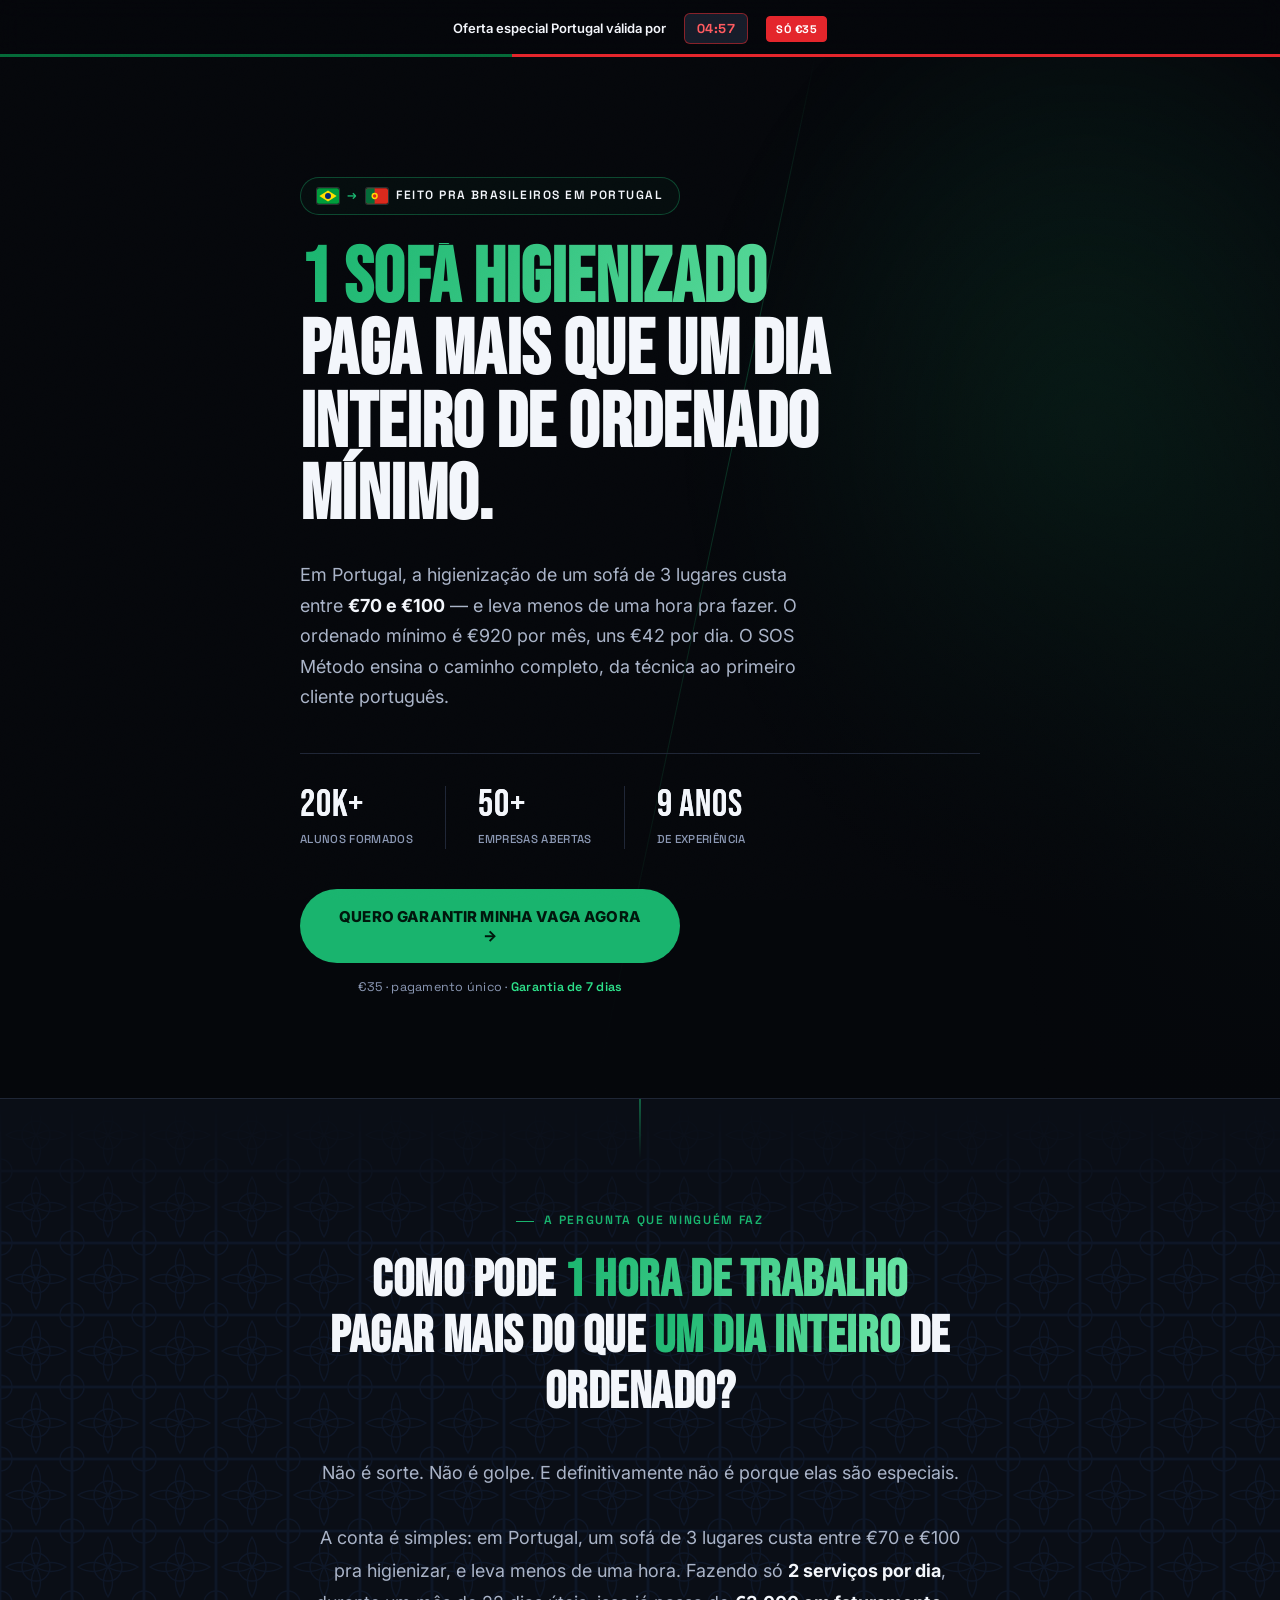
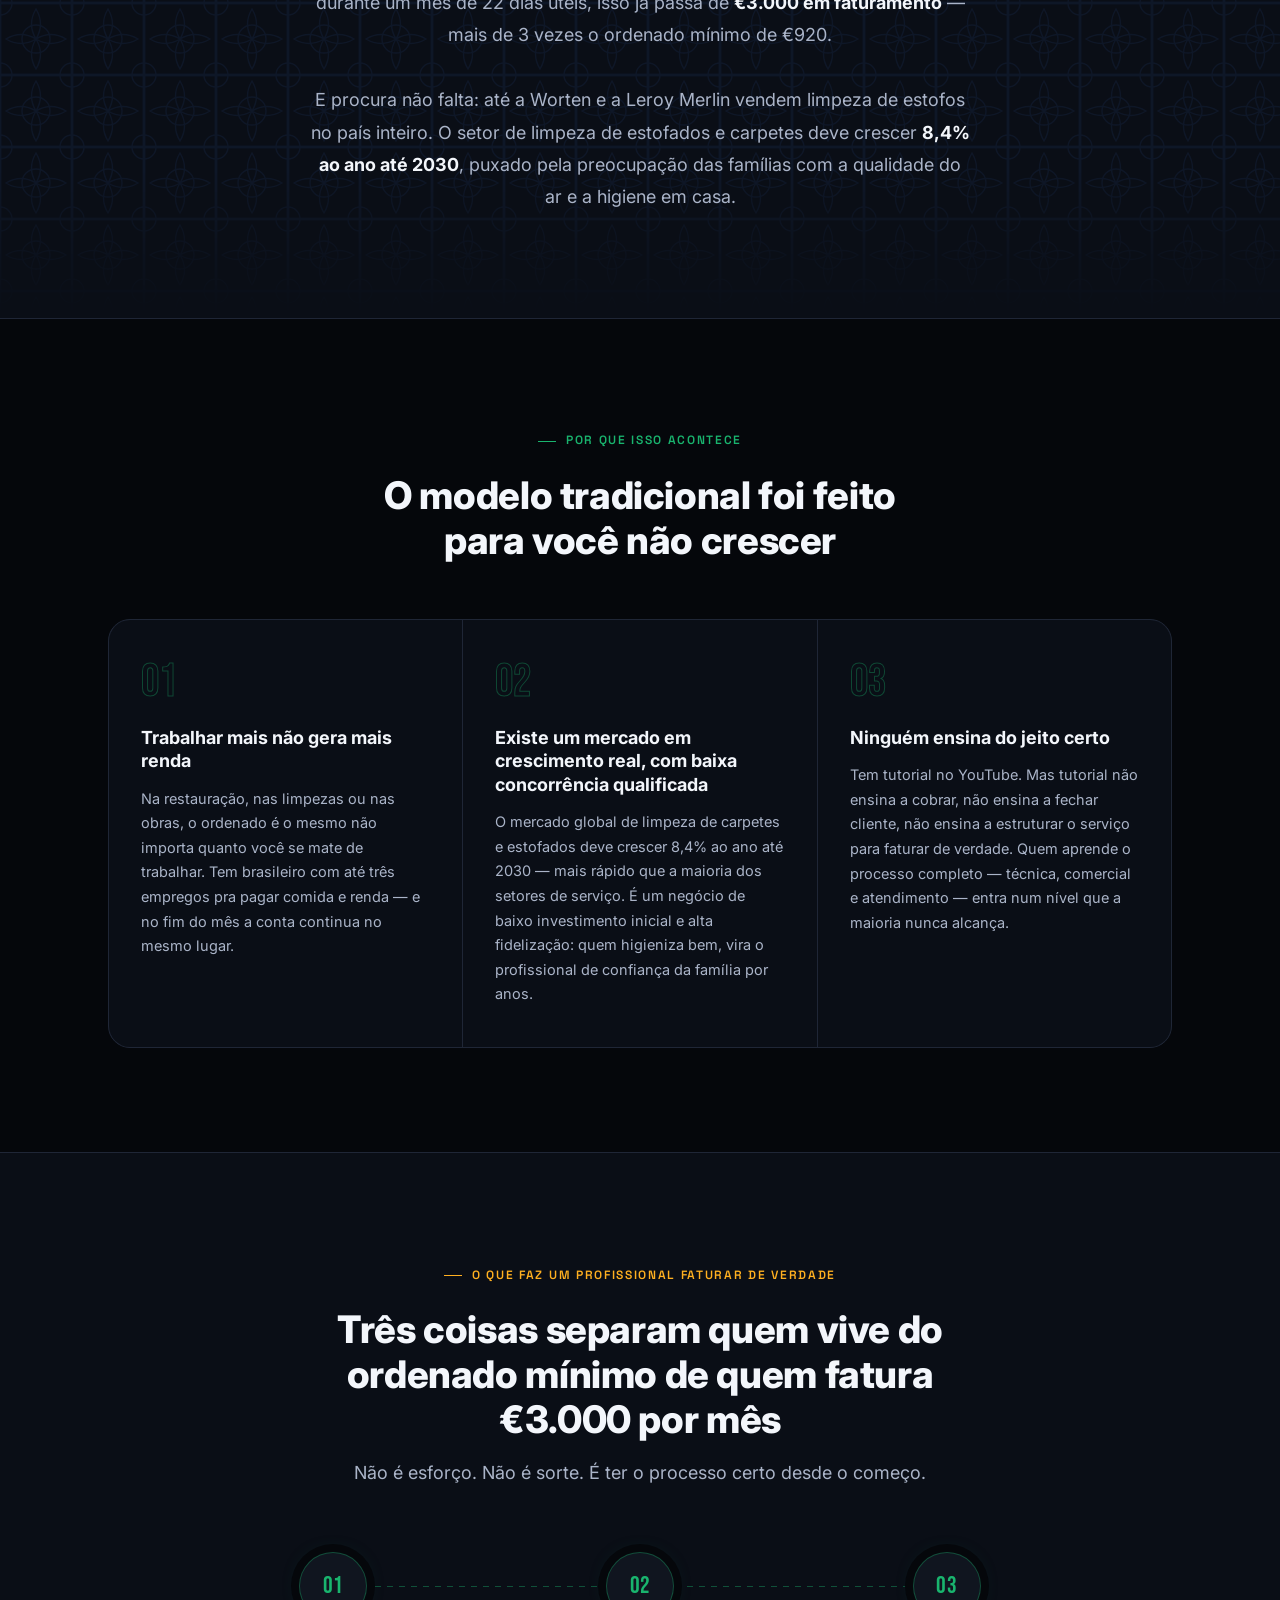
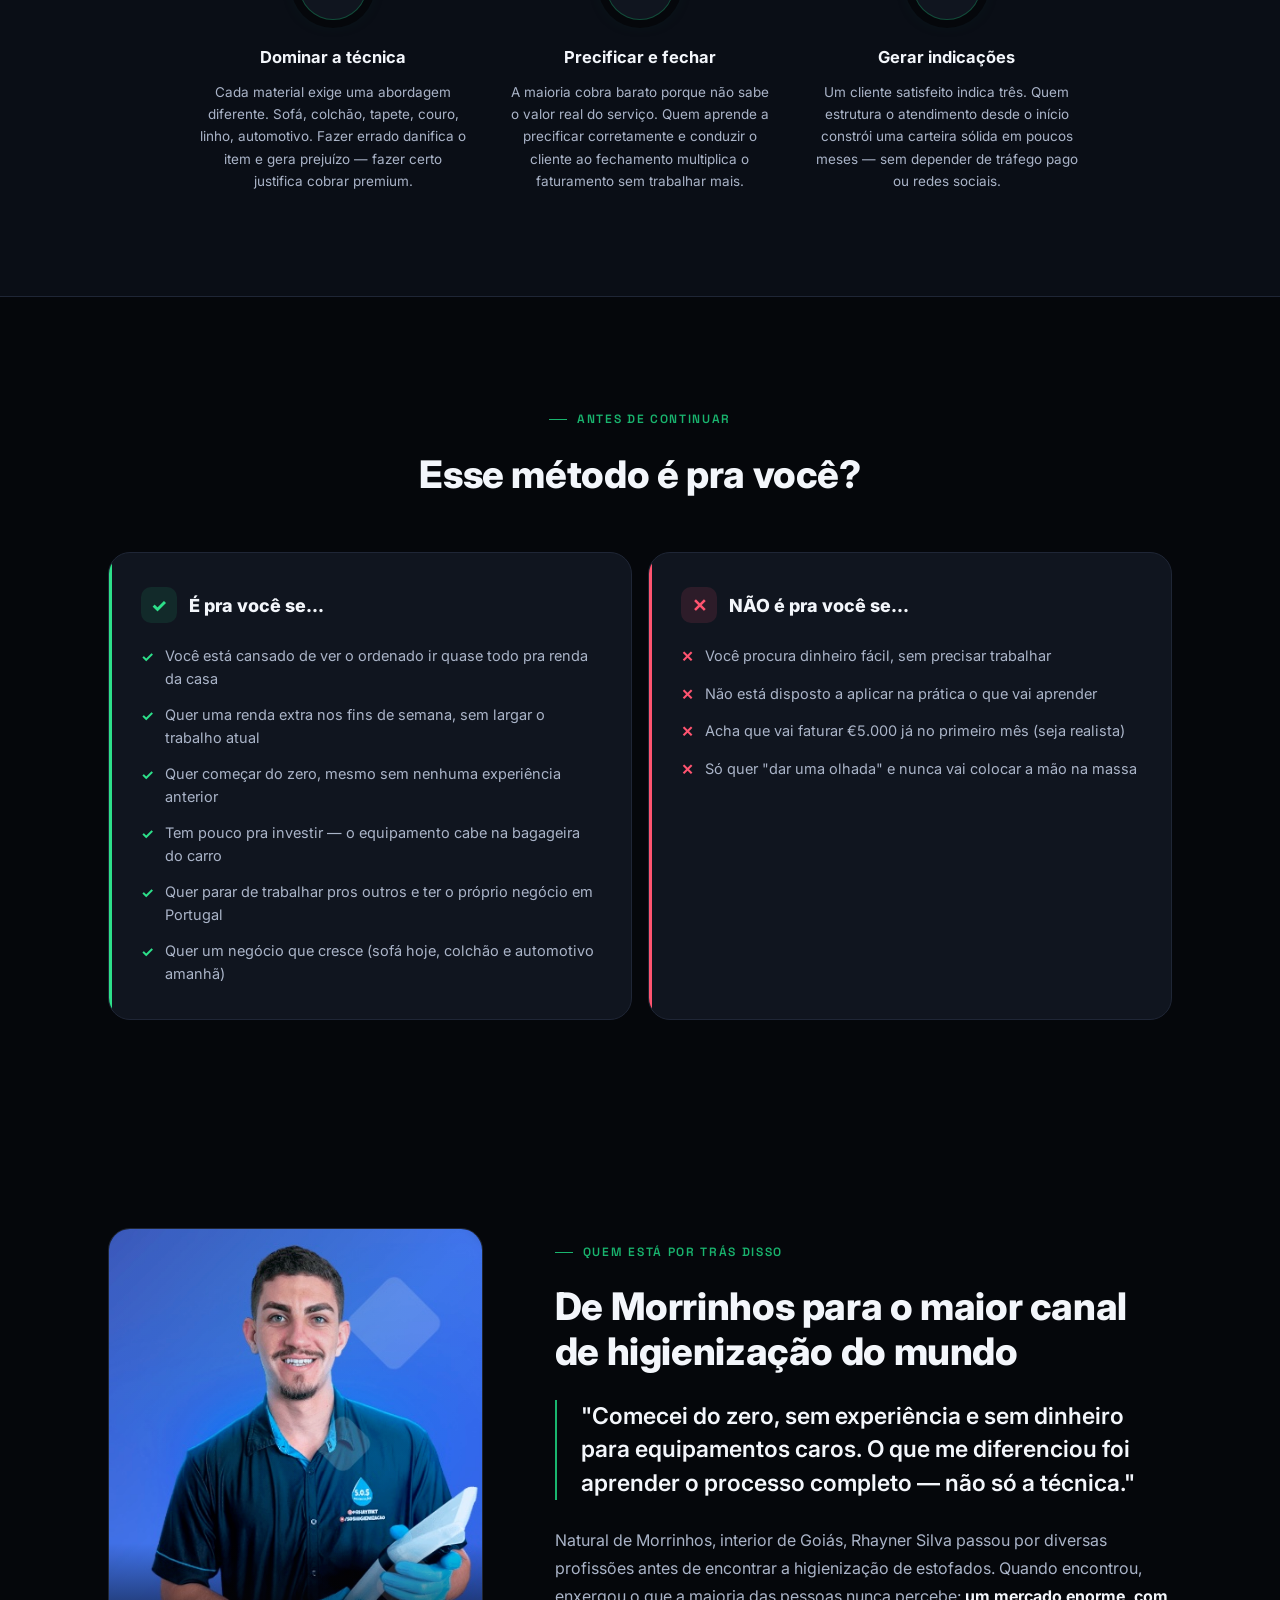
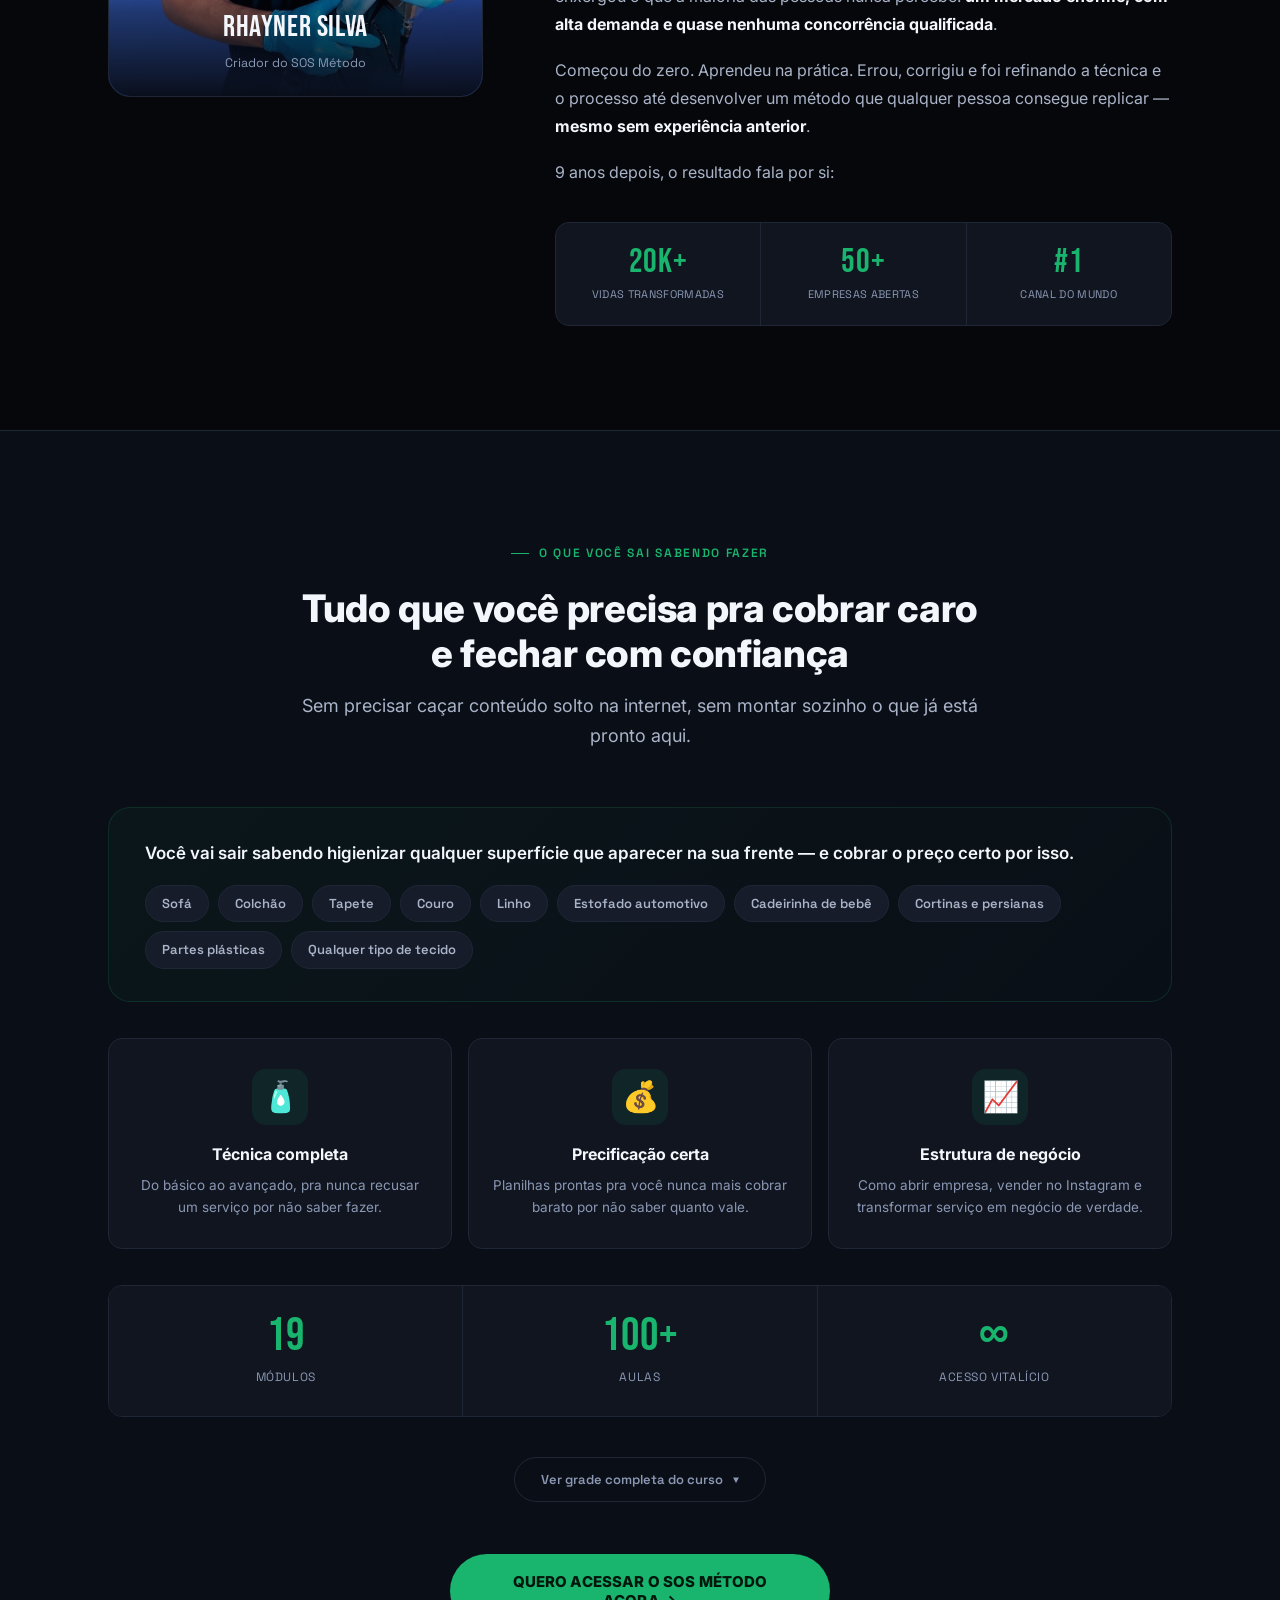
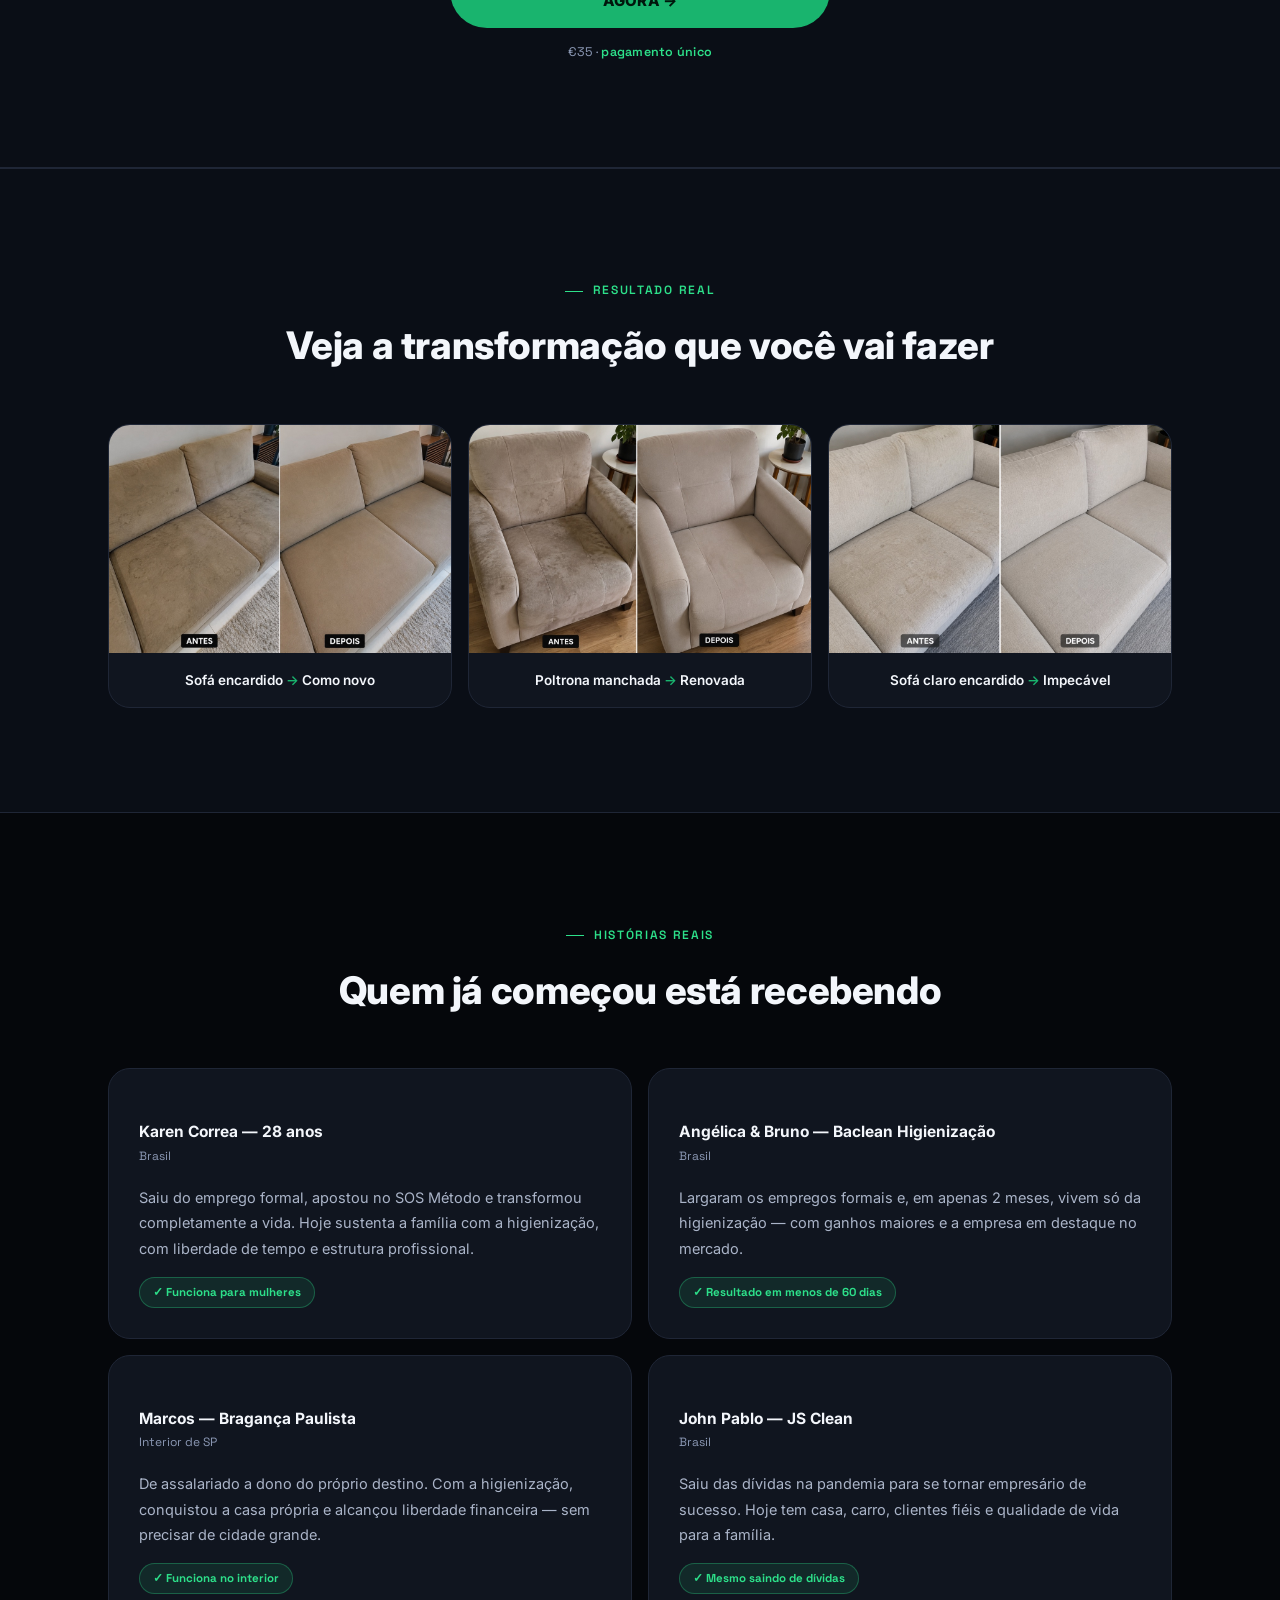
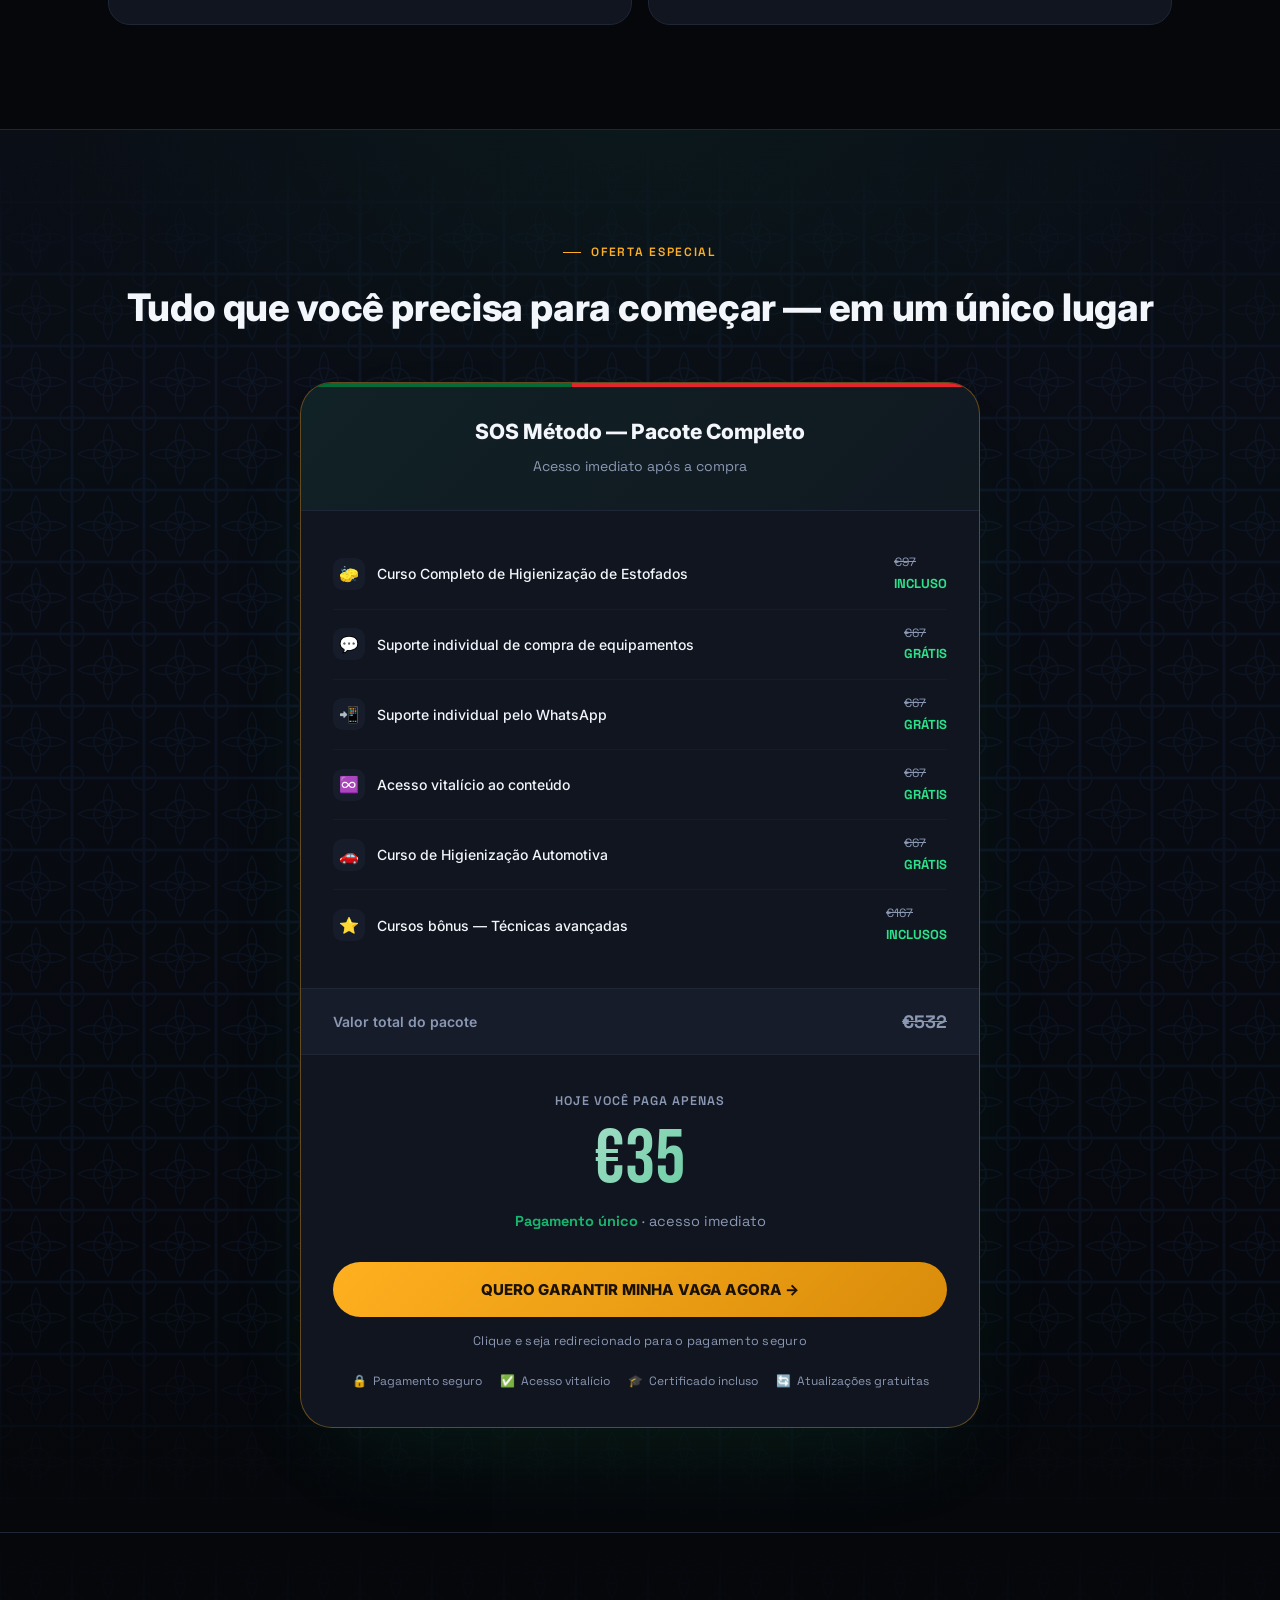
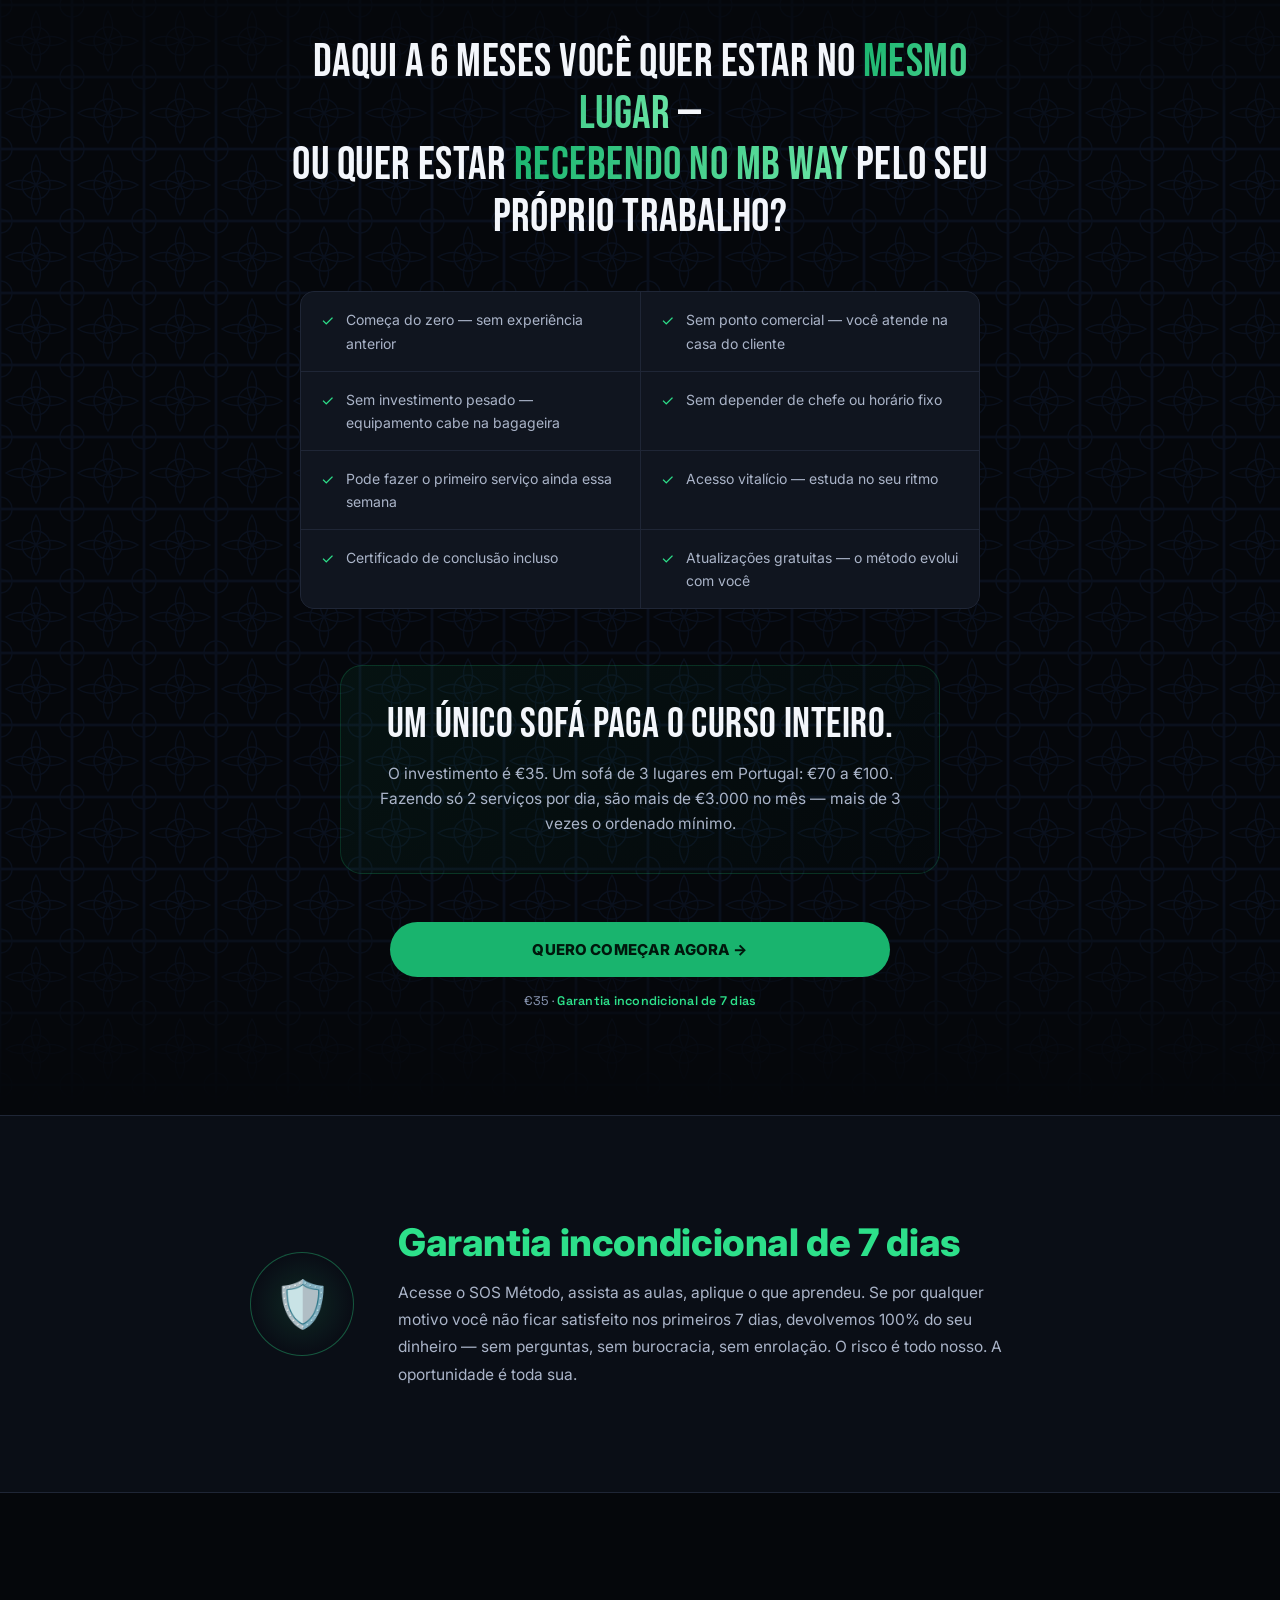
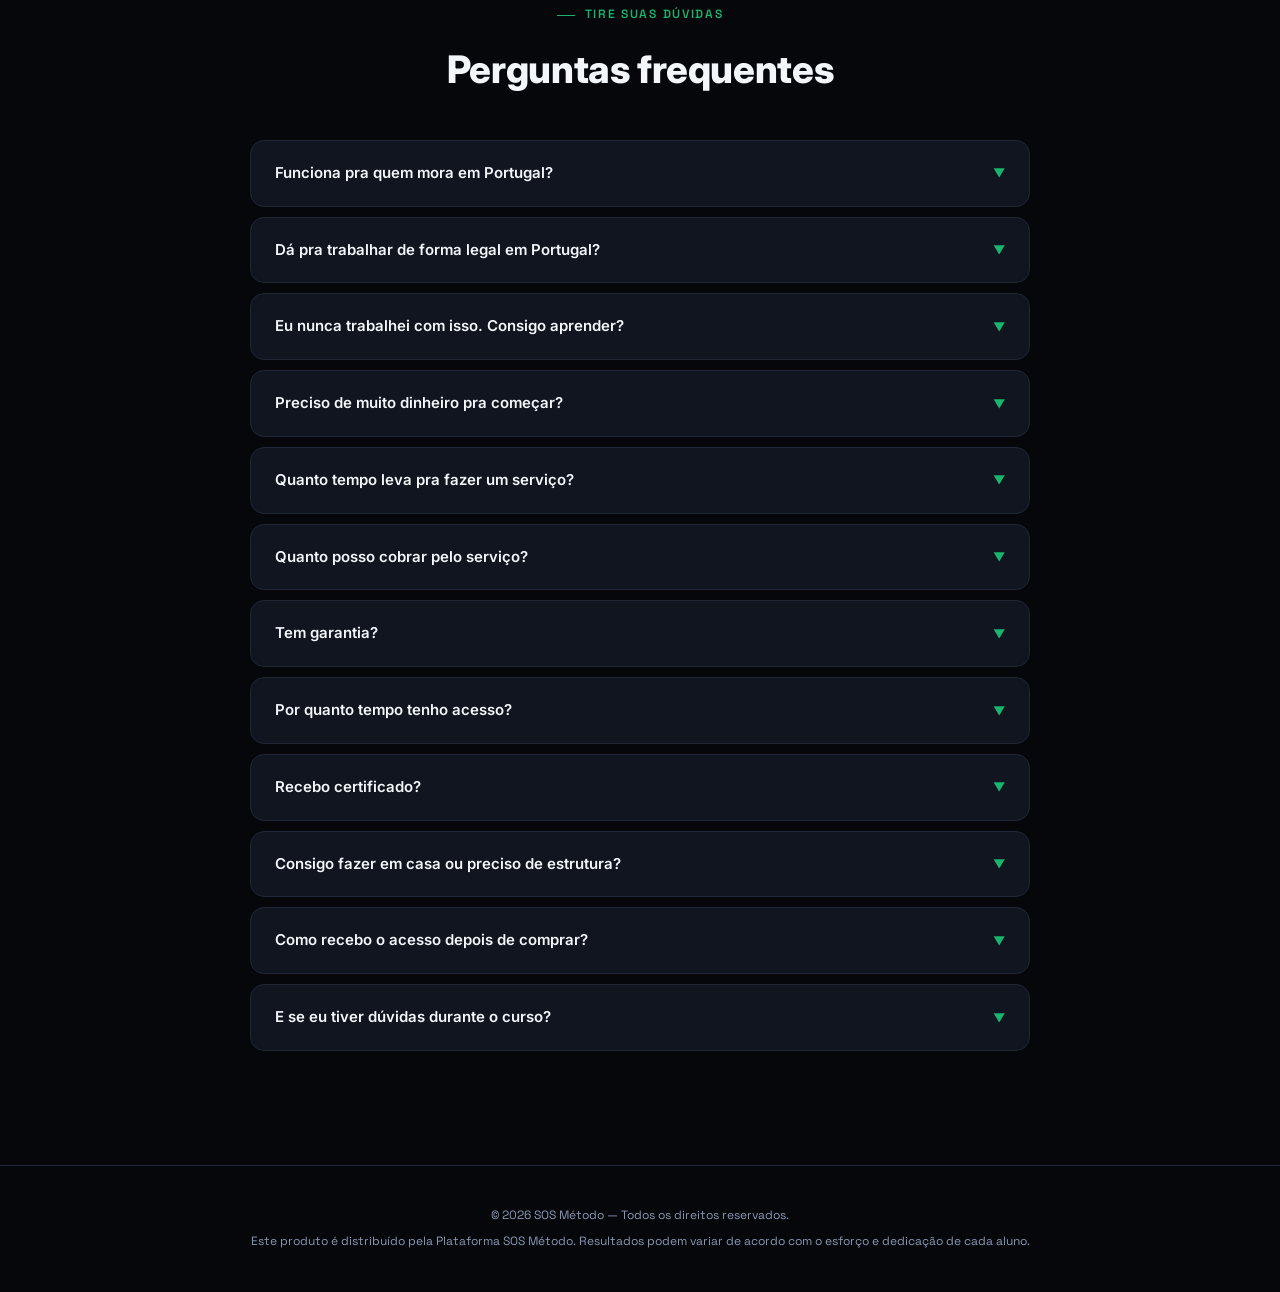
<file: portugal/index.html>
<!DOCTYPE html>
<html lang="pt-BR">
<head>
<meta charset="UTF-8">
<meta name="viewport" content="width=device-width, initial-scale=1.0">
<title>SOS Método Portugal — Higienização de sofás para brasileiros em Portugal</title>
<meta name="description" content="Para brasileiros em Portugal: aprenda a higienizar sofás, colchões e estofos e cobre de €70 a €100 por sofá — mesmo começando do zero. Método completo, com acesso vitalício.">
<!-- Meta Pixel Code -->
<script>
!function(f,b,e,v,n,t,s)
{if(f.fbq)return;n=f.fbq=function(){n.callMethod?
n.callMethod.apply(n,arguments):n.queue.push(arguments)};
if(!f._fbq)f._fbq=n;n.push=n;n.loaded=!0;n.version='2.0';
n.queue=[];t=b.createElement(e);t.async=!0;
t.src=v;s=b.getElementsByTagName(e)[0];
s.parentNode.insertBefore(t,s)}(window, document,'script',
'https://connect.facebook.net/en_US/fbevents.js');
fbq('init', '424747819483688');
fbq('track', 'PageView');
</script>
<noscript><img height="1" width="1" style="display:none"
src="https://www.facebook.com/tr?id=424747819483688&ev=PageView&noscript=1"
/></noscript>
<!-- End Meta Pixel Code -->
<link rel="preconnect" href="https://fonts.googleapis.com">
<link rel="preconnect" href="https://fonts.gstatic.com" crossorigin>
<link rel="preload" as="image" href="../rhayner.jpg" media="(max-width:768px)" fetchpriority="high">
<link rel="preload" as="style" href="https://fonts.googleapis.com/css2?family=Bebas+Neue&family=Space+Grotesk:wght@400;500;600;700&family=Inter:wght@400;500;600;700;800;900&display=swap" onload="this.onload=null;this.rel='stylesheet'">
<noscript><link rel="stylesheet" href="https://fonts.googleapis.com/css2?family=Bebas+Neue&family=Space+Grotesk:wght@400;500;600;700&family=Inter:wght@400;500;600;700;800;900&display=swap"></noscript>
<style>
/* ═══════════════════════════════════════════════════════
   DESIGN SYSTEM — SOS Método
═══════════════════════════════════════════════════════ */
:root{
  --void:      #05070b;
  --ink:       #0a0e16;
  --ink2:      #10151f;
  --ink3:      #161c29;
  --line:      #1f2636;
  --line-soft: #161b27;
  --text:      #aab4c8;
  --text-dim:  #8b98b4;
  --white:     #f3f6fb;
  --aqua:      #19b46e;
  --aqua-deep: #0e8a52;
  --aqua-dim:  rgba(25,180,110,.10);
  --aqua-glow: rgba(25,180,110,.35);
  --gold:      #ffb020;
  --gold-deep: #d98c0a;
  --gold-dim:  rgba(255,176,32,.10);
  --green:     #2de08a;
  --green-dim: rgba(45,224,138,.10);
  --r-sm: 8px;
  --r-md: 14px;
  --r-lg: 22px;
  --r-xl: 32px;
  --ease: cubic-bezier(.16,1,.3,1);
}

*,*::before,*::after{box-sizing:border-box;margin:0;padding:0}
html{scroll-behavior:smooth;overflow-x:hidden}
body{
  background:var(--void);
  color:var(--text);
  font-family:'Inter',sans-serif;
  font-size:16px;
  line-height:1.65;
  -webkit-font-smoothing:antialiased;
  overflow-x:hidden;
  max-width:100%;
  position:relative;
}
img{max-width:100%;display:block}
a{color:inherit;text-decoration:none}
::selection{background:var(--aqua);color:#000}

body::before{
  content:'';
  position:fixed;inset:0;
  pointer-events:none;
  z-index:999;
  opacity:.035;
  background-image:url("data:image/svg+xml,%3Csvg xmlns='http://www.w3.org/2000/svg' width='120' height='120'%3E%3Cfilter id='n'%3E%3CfeTurbulence type='fractalNoise' baseFrequency='0.9' numOctaves='2' stitchTiles='stitch'/%3E%3C/filter%3E%3Crect width='100%25' height='100%25' filter='url(%23n)'/%3E%3C/svg%3E");
  mix-blend-mode:overlay;
}

.display{font-family:'Bebas Neue',sans-serif;letter-spacing:.01em;line-height:.96;color:var(--white)}
.mono{font-family:'Space Grotesk',monospace;letter-spacing:.02em}
h2{font-size:clamp(26px,3.4vw,38px);font-weight:800;color:var(--white);line-height:1.18;letter-spacing:-.01em}
p{color:var(--text)}
strong{color:var(--white);font-weight:700}

.wrap{max-width:1120px;margin:0 auto;padding:0 28px}
.wrap-sm{max-width:760px;margin:0 auto;padding:0 28px}
.center{text-align:center}
section{padding:104px 0;position:relative}

.eyebrow{
  display:inline-flex;align-items:center;gap:10px;
  font-family:'Space Grotesk',monospace;
  font-size:12px;font-weight:600;letter-spacing:.14em;
  text-transform:uppercase;color:var(--aqua);margin-bottom:22px;
}
.eyebrow::before{content:'';width:18px;height:1px;background:var(--aqua)}
.eyebrow.gold{color:var(--gold)}
.eyebrow.gold::before{background:var(--gold)}
.eyebrow.green{color:var(--green)}
.eyebrow.green::before{background:var(--green)}

.btn{
  position:relative;
  display:inline-flex;align-items:center;justify-content:center;gap:10px;
  background:var(--aqua);
  color:#00170c;font-weight:800;font-size:15px;
  padding:18px 36px;border-radius:100px;
  border:none;cursor:pointer;
  transition:transform .25s var(--ease), box-shadow .25s var(--ease);
  width:100%;letter-spacing:.01em;font-family:'Inter',sans-serif;
  box-shadow:0 0 0 0 rgba(25,180,110,0);
}
.btn::after{
  content:'';position:absolute;inset:-2px;border-radius:100px;
  background:linear-gradient(135deg,var(--aqua),var(--green));
  opacity:0;z-index:-1;transition:opacity .3s;
}
.btn:hover{transform:translateY(-2px);box-shadow:0 8px 32px rgba(25,180,110,.35)}
.btn:hover::after{opacity:.5}
.btn.gold{background:linear-gradient(135deg,var(--gold),var(--gold-deep));color:#1a1100}
.btn.gold:hover{box-shadow:0 8px 32px rgba(255,176,32,.4)}

.btn-sub{text-align:center;margin-top:14px;font-size:12.5px;color:var(--text-dim);font-family:'Space Grotesk',monospace;letter-spacing:.02em}
.btn-sub span{color:var(--green);font-weight:600}

.reveal{opacity:0;transform:translateY(32px);transition:opacity .8s var(--ease), transform .8s var(--ease)}
.reveal.visible{opacity:1;transform:translateY(0)}
.reveal-stagger.visible{transition-delay:var(--d,0s)}
@media (prefers-reduced-motion: reduce){.reveal{opacity:1;transform:none;transition:none}}

/* TOPBAR */
#topbar{
  border-bottom:1px solid var(--line);
  padding:13px 24px;
  display:flex;align-items:center;justify-content:center;gap:18px;
  font-size:13px;font-weight:600;color:var(--white);
  position:sticky;top:0;z-index:100;
  backdrop-filter:blur(12px);
  background:rgba(5,7,11,.85);
}
#topbar .timer{
  font-family:'Space Grotesk',monospace;
  background:var(--ink3);border:1px solid var(--aqua-glow);color:var(--aqua);
  font-weight:700;padding:4px 12px;border-radius:6px;
  font-size:13px;font-variant-numeric:tabular-nums;letter-spacing:.04em;
}
#topbar .tag-off{
  font-family:'Space Grotesk',monospace;
  background:var(--gold-dim);border:1px solid rgba(255,176,32,.4);color:var(--gold);
  font-size:11px;font-weight:700;padding:3px 9px;border-radius:4px;letter-spacing:.04em;
}

/* HERO */
#hero{position:relative;overflow:hidden;padding:120px 0 100px;min-height:92vh;display:flex;align-items:center}
.hero-sweep{
  position:absolute;top:-20%;right:-15%;width:75%;height:140%;
  background:
    radial-gradient(ellipse 60% 50% at 60% 40%, rgba(25,180,110,.16) 0%, transparent 65%),
    radial-gradient(ellipse 40% 60% at 80% 70%, rgba(45,224,138,.08) 0%, transparent 60%);
  filter:blur(40px);pointer-events:none;
  animation:sweepDrift 18s ease-in-out infinite alternate;
}
@keyframes sweepDrift{0%{transform:translate(0,0) scale(1)}100%{transform:translate(-3%,2%) scale(1.05)}}
.hero-sweep-line{
  position:absolute;top:0;left:55%;width:1px;height:100%;
  background:linear-gradient(180deg,transparent,rgba(25,180,110,.4) 30%,rgba(25,180,110,.4) 70%,transparent);
  transform:skewX(-12deg);pointer-events:none;
}
#hero::before{content:'';position:absolute;inset:0;background:linear-gradient(180deg,transparent 0%,var(--void) 100%);pointer-events:none;z-index:1}
.hero-grid{display:grid;grid-template-columns:1fr;max-width:680px;gap:0;position:relative;z-index:2}
.hero-kicker{
  display:inline-flex;align-items:center;gap:10px;
  font-family:'Space Grotesk',monospace;
  font-size:12px;font-weight:600;letter-spacing:.12em;text-transform:uppercase;
  color:var(--aqua);margin-bottom:28px;padding:8px 16px;
  border:1px solid rgba(25,180,110,.25);border-radius:100px;background:rgba(25,180,110,.04);width:fit-content;
}
.hero-kicker .dot{width:6px;height:6px;background:var(--aqua);border-radius:50%;box-shadow:0 0 8px var(--aqua);animation:pulse 2s ease-in-out infinite}
@keyframes pulse{0%,100%{opacity:1;transform:scale(1)}50%{opacity:.4;transform:scale(.7)}}
.hero-headline{font-family:'Bebas Neue',sans-serif;font-size:clamp(48px,6vw,80px);letter-spacing:.005em;line-height:.94;color:var(--white);margin-bottom:28px}
.hero-headline .accent{
  background:linear-gradient(120deg,var(--aqua) 0%,#6ee7a8 50%,var(--aqua) 100%);
  background-size:200% auto;-webkit-background-clip:text;background-clip:text;-webkit-text-fill-color:transparent;
  animation:shineText 6s linear infinite;display:block;
}
@keyframes shineText{to{background-position:200% center}}
.hero-sub{font-size:18px;line-height:1.7;color:var(--text);max-width:520px;margin-bottom:40px}
.hero-sub strong{color:var(--white)}
.hero-stats{display:flex;gap:0;margin-bottom:40px;padding-top:32px;border-top:1px solid var(--line)}
.stat-item{padding-right:32px;margin-right:32px;border-right:1px solid var(--line)}
.stat-item:last-child{border-right:none;margin-right:0;padding-right:0}
.stat-item .num{font-family:'Bebas Neue',sans-serif;font-size:38px;letter-spacing:.02em;color:var(--white);line-height:1;background:linear-gradient(135deg,var(--white),var(--text));-webkit-background-clip:text;background-clip:text}
.stat-item .lbl{font-family:'Space Grotesk',monospace;font-size:11.5px;color:var(--text-dim);font-weight:500;margin-top:6px;letter-spacing:.03em;text-transform:uppercase}
.hero-cta-wrap{max-width:380px}

/* PARADOX */
#paradox{background:var(--ink);border-top:1px solid var(--line);border-bottom:1px solid var(--line);position:relative}
#paradox::before{content:'';position:absolute;top:0;left:50%;transform:translateX(-50%);width:1px;height:60px;background:linear-gradient(180deg,var(--aqua),transparent)}
.paradox-inner{max-width:820px;margin:0 auto;padding:0 28px;text-align:center}
.paradox-question{font-family:'Bebas Neue',sans-serif;font-size:clamp(30px,4.4vw,52px);letter-spacing:.01em;line-height:1.08;color:var(--white);margin-bottom:36px}
.paradox-question em{font-style:normal;background:linear-gradient(120deg,var(--aqua),#6ee7a8);-webkit-background-clip:text;background-clip:text;-webkit-text-fill-color:transparent}
.paradox-body{font-size:18px;line-height:1.8;color:var(--text);max-width:660px;margin:0 auto}
.paradox-body strong{color:var(--white)}

/* TESE */
#tese{background:var(--void)}
#tese .tese-grid{display:grid;grid-template-columns:1fr 1fr 1fr;gap:1px;margin-top:56px;background:var(--line);border-radius:var(--r-lg);overflow:hidden;border:1px solid var(--line)}
.tese-card{background:var(--ink);padding:40px 32px;position:relative;transition:background .3s}
.tese-card:hover{background:var(--ink2)}
.tese-card .tnum{font-family:'Bebas Neue',sans-serif;font-size:46px;color:transparent;-webkit-text-stroke:1px rgba(25,180,110,.35);line-height:1;margin-bottom:20px;display:block}
.tese-card h3{margin:0 0 14px;font-size:18px;color:var(--white);font-weight:700;line-height:1.3}
.tese-card p{font-size:14.5px;line-height:1.7}

/* MECANISMO */
#mecanismo{background:var(--ink);border-top:1px solid var(--line);border-bottom:1px solid var(--line);position:relative}
.mec-intro{max-width:680px;margin:0 auto 64px;text-align:center}
.mec-intro p{font-size:18px;margin-top:16px}
.mec-steps{display:grid;grid-template-columns:1fr 1fr 1fr;gap:0;max-width:920px;margin:0 auto;position:relative}
.mec-steps::before{content:'';position:absolute;top:34px;left:calc(16.6% + 18px);right:calc(16.6% + 18px);height:1px;background:repeating-linear-gradient(90deg,var(--aqua) 0 6px,transparent 6px 12px);opacity:.4;z-index:0}
.mec-step{text-align:center;padding:0 20px;position:relative;z-index:1}
.mec-step-circle{
  width:68px;height:68px;border-radius:50%;background:var(--ink2);border:1px solid var(--aqua-glow);
  display:flex;align-items:center;justify-content:center;margin:0 auto 24px;
  font-family:'Bebas Neue',sans-serif;font-size:24px;color:var(--aqua);letter-spacing:.02em;
  box-shadow:0 0 0 8px var(--void), 0 0 24px -8px var(--aqua-glow);transition:transform .3s var(--ease), box-shadow .3s;
}
.mec-step:hover .mec-step-circle{transform:scale(1.08);box-shadow:0 0 0 8px var(--void), 0 0 32px -4px var(--aqua-glow)}
.mec-step h3{font-size:16.5px;margin-bottom:10px;color:var(--white);font-weight:700}
.mec-step p{font-size:13.5px;line-height:1.65}

/* STORY */
#story{background:var(--void)}
#story .story-grid{display:grid;grid-template-columns:.85fr 1.4fr;gap:72px;align-items:start}
.story-avatar{position:relative;background:linear-gradient(165deg,var(--ink2),var(--ink));border:1px solid var(--line);border-radius:var(--r-lg);overflow:hidden;aspect-ratio:4/5;display:flex;align-items:center;justify-content:center;flex-direction:column;gap:18px}
.story-avatar::before{content:'';position:absolute;inset:0;background:radial-gradient(ellipse 80% 60% at 50% 20%,rgba(25,180,110,.1),transparent 70%);z-index:1;pointer-events:none}
.story-photo{position:absolute;inset:0;width:100%;height:100%;object-fit:cover;object-position:center top;z-index:0}
.story-avatar-caption{position:absolute;left:0;right:0;bottom:0;z-index:2;padding:60px 20px 22px;text-align:center;background:linear-gradient(180deg,transparent,rgba(5,7,11,.55) 45%,rgba(5,7,11,.92))}
.story-avatar-icon{font-size:80px;position:relative;filter:drop-shadow(0 8px 24px rgba(25,180,110,.25))}
.story-avatar-name{font-family:'Bebas Neue',sans-serif;font-size:30px;letter-spacing:.02em;color:var(--white);position:relative}
.story-avatar-role{font-size:12.5px;color:var(--text-dim);text-align:center;padding:0 20px;position:relative;font-family:'Space Grotesk',monospace}
.story-content{padding-top:6px}
.story-content .quote{font-size:23px;font-weight:600;color:var(--white);line-height:1.45;margin:26px 0;padding-left:24px;border-left:2px solid var(--aqua);font-family:'Inter',sans-serif}
.story-content p{font-size:16px;margin-bottom:18px;line-height:1.75}
.story-numbers{display:grid;grid-template-columns:1fr 1fr 1fr;gap:1px;margin-top:36px;background:var(--line);border-radius:var(--r-md);overflow:hidden;border:1px solid var(--line)}
.story-num{background:var(--ink2);padding:22px 16px;text-align:center}
.story-num .n{font-family:'Bebas Neue',sans-serif;font-size:34px;letter-spacing:.02em;color:var(--aqua);line-height:1}
.story-num .l{font-size:11px;color:var(--text-dim);margin-top:6px;font-family:'Space Grotesk',monospace;text-transform:uppercase;letter-spacing:.03em}

/* PRODUTO */
#produto{background:var(--ink);border-top:1px solid var(--line);border-bottom:1px solid var(--line)}
.produto-header{text-align:center;max-width:700px;margin:0 auto 56px}
.produto-header p{font-size:18px;margin-top:16px}
.cobertura-box{background:linear-gradient(135deg,rgba(25,180,110,.05),rgba(25,180,110,.01));border:1px solid rgba(25,180,110,.16);border-radius:var(--r-lg);padding:32px 36px;margin-bottom:36px}
.cobertura-box .lead{font-size:17px;color:var(--white);font-weight:600;margin-bottom:18px;line-height:1.6}
.cobertura-tags{display:flex;flex-wrap:wrap;gap:9px}
.cobertura-tag{background:var(--ink3);border:1px solid var(--line);color:var(--text);font-size:13px;font-weight:600;padding:7px 16px;border-radius:100px;font-family:'Space Grotesk',monospace;transition:border-color .2s, color .2s}
.cobertura-tag:hover{border-color:var(--aqua);color:var(--white)}
.capacidades{display:grid;grid-template-columns:repeat(3,1fr);gap:16px;margin-bottom:36px}
.cap-card{background:var(--ink2);border:1px solid var(--line);border-radius:var(--r-md);padding:30px 24px;text-align:center;transition:border-color .25s,transform .25s}
.cap-card:hover{border-color:rgba(25,180,110,.35);transform:translateY(-3px)}
.cap-icon{font-size:30px;margin-bottom:16px;width:56px;height:56px;background:var(--aqua-dim);border-radius:14px;display:flex;align-items:center;justify-content:center;margin-inline:auto}
.cap-card h3{font-size:16px;margin-bottom:8px;color:var(--white);font-weight:700}
.cap-card p{font-size:13.5px;color:var(--text-dim);line-height:1.6}
.produto-stats{display:flex;gap:0;border:1px solid var(--line);border-radius:var(--r-md);overflow:hidden;margin-bottom:40px}
.produto-stat{flex:1;padding:28px;text-align:center;border-right:1px solid var(--line);background:var(--ink2)}
.produto-stat:last-child{border-right:none}
.produto-stat .n{font-family:'Bebas Neue',sans-serif;font-size:46px;letter-spacing:.02em;color:var(--aqua);line-height:1}
.produto-stat .l{font-size:12px;color:var(--text-dim);margin-top:8px;text-transform:uppercase;letter-spacing:.05em;font-family:'Space Grotesk',monospace}
.grade-toggle-wrap{text-align:center;margin-bottom:8px}
.grade-toggle{display:inline-flex;align-items:center;gap:10px;background:transparent;border:1px solid var(--line);color:var(--text-dim);font-family:'Space Grotesk',monospace;font-size:13px;font-weight:600;padding:13px 26px;border-radius:100px;cursor:pointer;transition:all .25s}
.grade-toggle:hover{border-color:var(--aqua);color:var(--white)}
.grade-toggle .chev{transition:transform .3s;font-size:10px}
.grade-toggle.open .chev{transform:rotate(180deg)}
.grade-panel{max-height:0;overflow:hidden;transition:max-height .5s var(--ease)}
.grade-panel.open{max-height:8000px;margin-top:28px}
.curriculum{max-width:780px;margin:0 auto}
.mod-item{background:var(--ink2);border:1px solid var(--line);border-radius:var(--r-md);margin-bottom:10px;overflow:hidden;transition:border-color .25s}
.mod-item:hover{border-color:rgba(25,180,110,.3)}
.mod-head{display:flex;align-items:center;gap:18px;padding:20px 24px;cursor:pointer;user-select:none}
.mod-head:hover{background:rgba(25,180,110,.03)}
.mod-badge{background:linear-gradient(135deg,var(--aqua),var(--aqua-deep));color:#00170c;font-family:'Bebas Neue',sans-serif;font-size:15px;letter-spacing:.02em;padding:8px 14px;border-radius:8px;min-width:46px;text-align:center;flex-shrink:0}
.mod-info{flex:1;min-width:0}
.mod-title{color:var(--white);font-size:15px;font-weight:700;margin-bottom:3px}
.mod-count{color:var(--text-dim);font-size:12.5px;font-family:'Space Grotesk',monospace}
.mod-arrow{color:var(--aqua);width:30px;height:30px;border-radius:8px;background:var(--aqua-dim);display:flex;align-items:center;justify-content:center;font-size:11px;transition:transform .3s;flex-shrink:0}
.mod-item.open .mod-arrow{transform:rotate(180deg)}
.mod-body{max-height:0;overflow:hidden;transition:max-height .35s ease;background:var(--ink)}
.mod-item.open .mod-body{max-height:1200px;border-top:1px solid var(--line)}
.mod-lessons{padding:18px 24px}
.lesson-row{display:flex;align-items:center;gap:12px;padding:11px 16px;background:var(--ink2);border:1px solid transparent;border-radius:8px;color:var(--text);font-size:13.5px;margin-bottom:7px;transition:all .2s}
.lesson-row:last-child{margin-bottom:0}
.lesson-row:hover{background:rgba(25,180,110,.05);border-color:rgba(25,180,110,.2);color:var(--white)}
.lesson-dot{width:5px;height:5px;background:var(--aqua);border-radius:50%;flex-shrink:0}
.mod-hidden-group{display:none}
.mod-hidden-group.visible{display:block;animation:modFade .4s ease}
@keyframes modFade{from{opacity:0;transform:translateY(14px)}to{opacity:1;transform:translateY(0)}}
.view-more-btn{display:block;margin:20px auto 0;background:transparent;color:var(--aqua);border:1px solid rgba(25,180,110,.3);padding:13px 30px;border-radius:100px;font-family:'Space Grotesk',monospace;font-size:13px;font-weight:600;cursor:pointer;transition:all .2s}
.view-more-btn:hover{background:var(--aqua-dim);border-color:var(--aqua)}
.view-more-btn.gone{display:none}

/* PROVA SOCIAL */
#prova{background:var(--void)}
#prova .provas-grid{display:grid;grid-template-columns:1fr 1fr;gap:16px;margin-top:56px}
.prova-card{background:var(--ink2);border:1px solid var(--line);border-radius:var(--r-lg);padding:30px;position:relative;transition:border-color .25s,transform .25s}
.prova-card:hover{border-color:rgba(45,224,138,.3);transform:translateY(-3px)}
.prova-video{margin:0 0 20px;border-radius:var(--r-md);overflow:hidden;background:#000;line-height:0}
.prova-video vturb-smartplayer{display:block;width:100%}
/* vídeo vertical (gravado em pé): limita a largura pra altura casar com os horizontais */
.prova-video.vertical{max-width:170px;margin-left:auto;margin-right:auto}
.prova-card .name{font-weight:700;color:var(--white);font-size:15.5px;margin-bottom:2px}
.prova-card .location{font-size:12px;color:var(--text-dim);margin-bottom:18px;font-family:'Space Grotesk',monospace}
.prova-card .text{font-size:14.5px;line-height:1.75;color:var(--text)}
.prova-card .objecao{display:inline-flex;align-items:center;gap:6px;margin-top:16px;background:var(--green-dim);border:1px solid rgba(45,224,138,.3);color:var(--green);font-size:11.5px;font-weight:700;padding:5px 13px;border-radius:100px;font-family:'Space Grotesk',monospace}

/* OFERTA */
#oferta{background:linear-gradient(180deg,var(--ink) 0%,var(--void) 100%);border-top:1px solid var(--line);position:relative}
#oferta::before{content:'';position:absolute;top:0;left:0;right:0;height:300px;background:radial-gradient(ellipse 50% 100% at 50% 0%,rgba(25,180,110,.06),transparent);pointer-events:none}
.oferta-box{position:relative;background:var(--ink2);border:1px solid rgba(25,180,110,.2);border-radius:var(--r-xl);overflow:hidden;max-width:680px;margin:0 auto;box-shadow:0 40px 100px -40px rgba(25,180,110,.15)}
.oferta-box-header{background:linear-gradient(135deg,rgba(25,180,110,.08),rgba(25,180,110,.02));padding:32px;border-bottom:1px solid var(--line);text-align:center}
.oferta-box-header h3{font-size:21px;color:var(--white);margin-bottom:6px;font-weight:800}
.oferta-box-header p{font-size:14px;color:var(--text-dim);font-family:'Space Grotesk',monospace}
.bonus-list{padding:28px 32px;border-bottom:1px solid var(--line)}
.bonus-row{display:flex;align-items:center;justify-content:space-between;padding:14px 0;border-bottom:1px solid var(--line-soft);font-size:14px}
.bonus-row:last-child{border-bottom:none}
.bonus-name{display:flex;align-items:center;gap:12px;color:var(--white);font-weight:500}
.bonus-name .icon{font-size:16px;flex-shrink:0;width:32px;height:32px;background:var(--ink3);border-radius:9px;display:flex;align-items:center;justify-content:center}
.price-old{color:var(--text-dim);text-decoration:line-through;font-size:12px;font-family:'Space Grotesk',monospace}
.price-new{color:var(--green);font-weight:700;font-size:13px;text-align:right;font-family:'Space Grotesk',monospace}
.total-row{display:flex;justify-content:space-between;align-items:center;padding:18px 32px;background:var(--ink3);border-bottom:1px solid var(--line)}
.total-row .label{font-size:14px;font-weight:600;color:var(--text-dim)}
.total-row .value{font-size:18px;font-weight:800;color:var(--text-dim);text-decoration:line-through;font-family:'Space Grotesk',monospace}
.preco-box{padding:36px 32px;text-align:center}
.preco-label{font-size:12.5px;color:var(--text-dim);margin-bottom:10px;font-weight:600;text-transform:uppercase;letter-spacing:.08em;font-family:'Space Grotesk',monospace}
.preco-parcela{font-family:'Bebas Neue',sans-serif;font-size:clamp(48px,7vw,76px);letter-spacing:.01em;background:linear-gradient(135deg,var(--white),var(--aqua));-webkit-background-clip:text;background-clip:text;-webkit-text-fill-color:transparent;line-height:1}
.preco-parcela sup{font-size:.4em;vertical-align:super;-webkit-text-fill-color:var(--aqua)}
.preco-avista{font-size:14.5px;color:var(--text-dim);margin:12px 0 28px;font-family:'Space Grotesk',monospace}
.preco-avista strong{color:var(--aqua);font-weight:700}
.garantias{display:flex;gap:18px;margin-top:20px;justify-content:center;flex-wrap:wrap}
.garantia-item{display:flex;align-items:center;gap:6px;font-size:12px;color:var(--text-dim);font-family:'Space Grotesk',monospace}

/* POS-PIT */
#pospit{background:var(--void);border-top:1px solid var(--line)}
.pospit-question{font-family:'Bebas Neue',sans-serif;font-size:clamp(28px,4vw,46px);letter-spacing:.01em;color:var(--white);line-height:1.12;max-width:700px;margin:0 auto 48px;text-align:center}
.pospit-question em{font-style:normal;background:linear-gradient(120deg,var(--aqua),#6ee7a8);-webkit-background-clip:text;background-clip:text;-webkit-text-fill-color:transparent}
.bullets{max-width:680px;margin:0 auto 56px;display:grid;grid-template-columns:1fr 1fr;gap:1px;background:var(--line);border:1px solid var(--line);border-radius:var(--r-md);overflow:hidden}
.bullet-item{display:flex;align-items:flex-start;gap:12px;padding:16px 20px;background:var(--ink2);font-size:14px}
.bullet-item .ck{color:var(--green);font-size:15px;flex-shrink:0;margin-top:1px}
.prova-grandeza{max-width:600px;margin:0 auto 48px;background:linear-gradient(135deg,rgba(25,180,110,.07),rgba(25,180,110,.01));border:1px solid rgba(25,180,110,.22);border-radius:var(--r-lg);padding:36px;text-align:center}
.prova-grandeza .grande{font-family:'Bebas Neue',sans-serif;font-size:clamp(28px,4vw,42px);color:var(--white);letter-spacing:.01em;line-height:1.1;margin-bottom:14px}
.prova-grandeza p{font-size:15.5px;line-height:1.6}

/* GARANTIA */
#garantia{background:var(--ink);border-top:1px solid var(--line);border-bottom:1px solid var(--line)}
.garantia-box{display:grid;grid-template-columns:auto 1fr;gap:44px;align-items:center;max-width:780px;margin:0 auto}
.garantia-shield{width:104px;height:104px;background:radial-gradient(circle,rgba(45,224,138,.12),transparent 70%);border:1.5px solid rgba(45,224,138,.35);border-radius:50%;display:flex;align-items:center;justify-content:center;font-size:46px;flex-shrink:0}
.garantia-text h2{margin-bottom:14px;color:var(--green)}
.garantia-text p{font-size:15.5px;line-height:1.75}

/* QUALIFICA — é para você / não é para você */
#qualifica{background:var(--void)}
.qualifica-grid{display:grid;grid-template-columns:1fr 1fr;gap:16px;margin-top:56px}
.qual-card{background:var(--ink2);border:1px solid var(--line);border-radius:var(--r-lg);padding:34px 32px;position:relative;overflow:hidden}
.qual-card::before{content:'';position:absolute;left:0;top:0;bottom:0;width:3px}
.qual-card.yes::before{background:var(--green)}
.qual-card.no::before{background:#ff5470}
.qual-head{display:flex;align-items:center;gap:12px;margin-bottom:22px;font-size:18px;font-weight:800;color:var(--white)}
.qual-head .ic{width:36px;height:36px;border-radius:10px;display:flex;align-items:center;justify-content:center;font-size:18px;flex-shrink:0}
.qual-card.yes .ic{background:var(--green-dim);color:var(--green)}
.qual-card.no .ic{background:rgba(255,84,112,.12);color:#ff5470}
.qual-list{list-style:none;display:flex;flex-direction:column;gap:14px}
.qual-list li{display:flex;align-items:flex-start;gap:11px;font-size:14.5px;line-height:1.55;color:var(--text)}
.qual-list .mk{flex-shrink:0;margin-top:1px;font-weight:700}
.qual-card.yes .mk{color:var(--green)}
.qual-card.no .mk{color:#ff5470}

/* TRANSFORMACAO — antes/depois */
#transformacao{background:var(--ink);border-top:1px solid var(--line);border-bottom:1px solid var(--line)}
.transform-grid{display:grid;grid-template-columns:repeat(3,1fr);gap:16px;margin-top:56px}
.ba-card{background:var(--ink2);border:1px solid var(--line);border-radius:var(--r-lg);overflow:hidden;transition:border-color .25s,transform .25s}
.ba-card:hover{border-color:rgba(25,180,110,.35);transform:translateY(-3px)}
.ba-photo{line-height:0;background:#000}
.ba-photo img{width:100%;height:auto;display:block}
.ba-pair{display:grid;grid-template-columns:1fr 1fr;gap:2px;background:var(--line)}
.ba-slot{position:relative;aspect-ratio:3/4;background:var(--ink);display:flex;flex-direction:column;align-items:center;justify-content:center;gap:8px;color:var(--text-dim);text-align:center;padding:10px}
.ba-slot .ba-ic{font-size:26px;opacity:.5}
.ba-slot .ba-txt{font-family:'Space Grotesk',monospace;font-size:10.5px;letter-spacing:.04em;text-transform:uppercase}
.ba-slot img{position:absolute;inset:0;width:100%;height:100%;object-fit:cover}
.ba-tag{position:absolute;top:10px;left:10px;z-index:2;font-family:'Space Grotesk',monospace;font-size:10px;font-weight:700;letter-spacing:.05em;padding:3px 9px;border-radius:5px}
.ba-tag.antes{background:rgba(255,84,112,.18);color:#ff8095;border:1px solid rgba(255,84,112,.4)}
.ba-tag.depois{background:var(--green-dim);color:var(--green);border:1px solid rgba(45,224,138,.4)}
.ba-caption{padding:16px 18px;text-align:center;font-size:13.5px;color:var(--white);font-weight:600}
.ba-caption span{color:var(--aqua)}
.transform-note{text-align:center;margin-top:28px;font-family:'Space Grotesk',monospace;font-size:12.5px;color:var(--text-dim)}

/* FAQ */
#faq{background:var(--void)}
.faq-list{max-width:780px;margin:48px auto 0}
.faq-item{background:var(--ink2);border:1px solid var(--line);border-radius:var(--r-md);margin-bottom:10px;overflow:hidden;transition:border-color .25s}
.faq-item:hover{border-color:rgba(25,180,110,.3)}
.faq-q{display:flex;align-items:center;justify-content:space-between;gap:16px;padding:20px 24px;cursor:pointer;user-select:none;font-size:15px;font-weight:600;color:var(--white)}
.faq-q:hover{background:rgba(25,180,110,.03)}
.faq-q .faq-arrow{color:var(--aqua);flex-shrink:0;transition:transform .3s;font-size:12px}
.faq-item.open .faq-arrow{transform:rotate(180deg)}
.faq-a{max-height:0;overflow:hidden;transition:max-height .35s ease}
.faq-item.open .faq-a{max-height:400px}
.faq-a p{padding:0 24px 20px;font-size:14px;line-height:1.7;color:var(--text)}

/* BOTÃO FIXO FLUTUANTE (CTA) */
#floatCta{
  position:fixed;left:50%;bottom:18px;
  width:min(440px,calc(100% - 28px));
  transform:translateX(-50%) translateY(160%);
  opacity:0;pointer-events:none;z-index:200;
  transition:transform .45s var(--ease),opacity .35s var(--ease);
}
#floatCta.show{transform:translateX(-50%) translateY(0);opacity:1;pointer-events:auto}
#floatCta .btn{box-shadow:0 12px 40px rgba(0,0,0,.55),0 6px 28px rgba(255,176,32,.4)}

@media(max-width:768px){
  .qualifica-grid{grid-template-columns:1fr}
  .transform-grid{grid-template-columns:1fr}
  #floatCta{bottom:12px}
  #floatCta .btn{padding:16px 24px;font-size:14px}
}

/* FOOTER */
footer{padding:40px 24px;text-align:center;border-top:1px solid var(--line);font-size:12px;color:var(--text-dim);font-family:'Space Grotesk',monospace;background:var(--void)}

/* RESPONSIVE */
@media(max-width:768px){
  #tese .tese-grid{grid-template-columns:1fr}
  .mec-steps{grid-template-columns:1fr;gap:40px}
  .mec-steps::before{display:none}
  #prova .provas-grid{grid-template-columns:1fr}
  .bullets{grid-template-columns:1fr}
  .garantia-box{grid-template-columns:1fr;text-align:center}
  .garantia-shield{margin:0 auto}
}
@media(max-width:860px){
  #story .story-grid{grid-template-columns:1fr;gap:36px}
  .story-avatar{display:flex;width:100%;max-width:360px;margin:0 auto;aspect-ratio:4/5}
  .story-content{text-align:center}
  .story-content .quote{text-align:left}
}
@media(max-width:600px){
  .capacidades{grid-template-columns:1fr}
  .produto-stats{flex-direction:column}
  .produto-stat{border-right:none;border-bottom:1px solid var(--line)}
  .produto-stat:last-child{border-bottom:none}
}

/* ═══════════════════════════════════════
   HERO MOBILE — imagem de fundo (Rhayner) + texto alinhado embaixo
═══════════════════════════════════════ */
@media(max-width:768px){
  #topbar{flex-wrap:wrap;gap:6px 10px;font-size:11.5px;padding:10px 12px;text-align:center}
  #topbar .timer{font-size:12px;padding:3px 9px}
  #hero{
    min-height:0;
    display:block;
    padding:0 0 64px;
    background:linear-gradient(180deg,rgba(5,7,11,0) 50%,var(--void) 100%) no-repeat top center/100% 134.2vw,url('../rhayner.jpg') no-repeat top center/100% auto,var(--void);
    }
  #hero::before,.hero-sweep,.hero-sweep-line{display:none}
  #hero .wrap{padding-top:118vw} /* empurra o texto pra área escura, abaixo do Rhayner */
  .hero-grid{max-width:100%}
  .hero-left{text-align:center;display:flex;flex-direction:column;align-items:center;width:100%}
  .hero-kicker{margin:0 auto 22px}
  .hero-headline{width:100%;text-align:center;font-size:clamp(26px,6.8vw,40px);line-height:1.02;margin-bottom:20px;overflow-wrap:break-word}
  .hero-sub{width:100%;max-width:100%;text-align:center;font-size:16px;margin:0 auto 30px}
  .hero-stats{width:100%;justify-content:center;padding-top:26px}
  .stat-item{padding-right:12px;margin-right:12px}
  .stat-item .num{font-size:26px}
  .stat-item .lbl{font-size:9px;letter-spacing:.02em;margin-top:4px}
  .hero-cta-wrap{margin:0 auto;width:100%;max-width:420px}
}

/* ═══════════════════════════════════════
   IDENTIDADE PORTUGAL
═══════════════════════════════════════ */
:root{--pt-red:#e4252b;--pt-red-dim:rgba(228,37,43,.12)}
#topbar{border-bottom:none}
#topbar::after{content:'';position:absolute;left:0;right:0;bottom:0;height:3px;background:linear-gradient(90deg,#046a38 0 40%,var(--pt-red) 40% 100%)}
#topbar .timer{border-color:rgba(228,37,43,.55);color:#ff5a5f}
#topbar .tag-off{background:var(--pt-red);border-color:var(--pt-red);color:#fff}
.pt-kicker{gap:8px;color:var(--white);border-color:rgba(25,180,110,.35)}
.pt-kicker .flag{width:22px;height:16px;flex-shrink:0;border-radius:2px;box-shadow:0 0 0 1px rgba(255,255,255,.15)}
.pt-kicker .arrow{color:var(--aqua);font-weight:700}
.azulejo{position:relative;isolation:isolate}
.azulejo::after{content:'';position:absolute;inset:0;background-image:url("data:image/svg+xml,%3Csvg xmlns='http://www.w3.org/2000/svg' width='72' height='72' viewBox='0 0 72 72'%3E%3Cg fill='none' stroke='%233b6fd1' stroke-width='1.4'%3E%3Crect x='0.7' y='0.7' width='70.6' height='70.6'/%3E%3Ccircle cx='36' cy='36' r='14'/%3E%3Cpath d='M36 6c6 10 6 20 0 30-6-10-6-20 0-30zM36 66c6-10 6-20 0-30-6 10-6 20 0 30zM6 36c10-6 20-6 30 0-10 6-20 6-30 0zM66 36c-10-6-20-6-30 0 10 6 20 6 30 0z'/%3E%3Cpath d='M0 12A12 12 0 0 0 12 0M60 0a12 12 0 0 0 12 12M72 60a12 12 0 0 0-12 12M12 72A12 12 0 0 0 0 60'/%3E%3C/g%3E%3C/svg%3E");background-size:72px 72px;opacity:.09;pointer-events:none;z-index:-1;-webkit-mask-image:linear-gradient(180deg,transparent,#000 18%,#000 82%,transparent);mask-image:linear-gradient(180deg,transparent,#000 18%,#000 82%,transparent)}
.oferta-box{border-color:rgba(255,176,32,.35)}
.oferta-box::before{content:'';position:absolute;left:0;right:0;top:0;height:4px;background:linear-gradient(90deg,#046a38 0 40%,var(--pt-red) 40% 100%);z-index:2}
</style>
</head>
<body>

<!-- TOPBAR -->
<div id="topbar">
  <span>Oferta especial Portugal válida por</span>
  <span class="timer" id="countdown">05:00</span>
  <span class="tag-off">SÓ €35</span>
</div>

<main>
<!-- HERO -->
<section id="hero">
  <div class="hero-sweep"></div>
  <div class="hero-sweep-line"></div>
  <div class="wrap">
    <div class="hero-grid">
      <div class="hero-left">
        <div class="hero-kicker pt-kicker"><svg class="flag" viewBox="0 0 28 20" aria-hidden="true"><rect width="28" height="20" rx="2" fill="#009c3b"/><path d="M14 3 25 10 14 17 3 10z" fill="#ffdf00"/><circle cx="14" cy="10" r="3.8" fill="#002776"/></svg><span class="arrow">→</span><svg class="flag" viewBox="0 0 28 20" aria-hidden="true"><rect width="28" height="20" rx="2" fill="#da291c"/><path d="M2 0h9v20H2a2 2 0 0 1-2-2V2a2 2 0 0 1 2-2z" fill="#046a38"/><circle cx="11" cy="10" r="4" fill="#ffd700"/><circle cx="11" cy="10" r="2.2" fill="#da291c"/></svg> Feito pra brasileiros em Portugal</div>
        <h1 class="hero-headline">
          <span class="accent">1 sofá higienizado</span>
          paga mais que um dia inteiro de ordenado mínimo.
        </h1>
        <p class="hero-sub">
          Em Portugal, a higienização de um sofá de 3 lugares custa entre <strong>€70 e €100</strong> — e leva menos de uma hora pra fazer. O ordenado mínimo é €920 por mês, uns €42 por dia. O SOS Método ensina o caminho completo, da técnica ao primeiro cliente português.
        </p>
        <div class="hero-stats">
          <div class="stat-item"><div class="num">20K+</div><div class="lbl">Alunos formados</div></div>
          <div class="stat-item"><div class="num">50+</div><div class="lbl">Empresas abertas</div></div>
          <div class="stat-item"><div class="num">9 anos</div><div class="lbl">De experiência</div></div>
        </div>
        <div class="hero-cta-wrap">
          <button class="btn" onclick="document.getElementById('comprar').scrollIntoView({behavior:'smooth',block:'center'})">
            QUERO GARANTIR MINHA VAGA AGORA →
          </button>
          <div class="btn-sub">€35 · pagamento único · <span>Garantia de 7 dias</span></div>
        </div>
      </div>
    </div>
  </div>
</section>

<!-- PARADOX -->
<section id="paradox" class="azulejo">
  <div class="paradox-inner reveal">
    <div class="eyebrow center" style="justify-content:center">A pergunta que ninguém faz</div>
    <h2 class="paradox-question">
      Como pode <em>1 hora de trabalho</em><br>
      pagar mais do que <em>um dia inteiro</em> de ordenado?
    </h2>
    <p class="paradox-body">
      Não é sorte. Não é golpe. E definitivamente não é porque elas são especiais.<br><br>
      A conta é simples: em Portugal, um sofá de 3 lugares custa entre €70 e €100 pra higienizar, e leva menos de uma hora. Fazendo só <strong>2 serviços por dia</strong>, durante um mês de 22 dias úteis, isso já passa de <strong>€3.000 em faturamento</strong> — mais de 3 vezes o ordenado mínimo de €920.<br><br>
      E procura não falta: até a Worten e a Leroy Merlin vendem limpeza de estofos no país inteiro. O setor de limpeza de estofados e carpetes deve crescer <strong>8,4% ao ano até 2030</strong>, puxado pela preocupação das famílias com a qualidade do ar e a higiene em casa.
    </p>
  </div>
</section>

<!-- TESE -->
<section id="tese">
  <div class="wrap">
    <div class="center reveal">
      <div class="eyebrow" style="justify-content:center">Por que isso acontece</div>
      <h2>O modelo tradicional foi feito<br>para você não crescer</h2>
    </div>
    <div class="tese-grid">
      <div class="tese-card reveal">
        <span class="tnum">01</span>
        <h3>Trabalhar mais não gera mais renda</h3>
        <p>Na restauração, nas limpezas ou nas obras, o ordenado é o mesmo não importa quanto você se mate de trabalhar. Tem brasileiro com até três empregos pra pagar comida e renda — e no fim do mês a conta continua no mesmo lugar.</p>
      </div>
      <div class="tese-card reveal">
        <span class="tnum">02</span>
        <h3>Existe um mercado em crescimento real, com baixa concorrência qualificada</h3>
        <p>O mercado global de limpeza de carpetes e estofados deve crescer 8,4% ao ano até 2030 — mais rápido que a maioria dos setores de serviço. É um negócio de baixo investimento inicial e alta fidelização: quem higieniza bem, vira o profissional de confiança da família por anos.</p>
      </div>
      <div class="tese-card reveal">
        <span class="tnum">03</span>
        <h3>Ninguém ensina do jeito certo</h3>
        <p>Tem tutorial no YouTube. Mas tutorial não ensina a cobrar, não ensina a fechar cliente, não ensina a estruturar o serviço para faturar de verdade. Quem aprende o processo completo — técnica, comercial e atendimento — entra num nível que a maioria nunca alcança.</p>
      </div>
    </div>
  </div>
</section>

<!-- MECANISMO -->
<section id="mecanismo">
  <div class="wrap">
    <div class="mec-intro reveal">
      <div class="eyebrow gold" style="justify-content:center">O que faz um profissional faturar de verdade</div>
      <h2>Três coisas separam quem vive do ordenado mínimo de quem fatura €3.000 por mês</h2>
      <p>Não é esforço. Não é sorte. É ter o processo certo desde o começo.</p>
    </div>
    <div class="mec-steps">
      <div class="mec-step reveal">
        <div class="mec-step-circle">01</div>
        <h3>Dominar a técnica</h3>
        <p>Cada material exige uma abordagem diferente. Sofá, colchão, tapete, couro, linho, automotivo. Fazer errado danifica o item e gera prejuízo — fazer certo justifica cobrar premium.</p>
      </div>
      <div class="mec-step reveal">
        <div class="mec-step-circle">02</div>
        <h3>Precificar e fechar</h3>
        <p>A maioria cobra barato porque não sabe o valor real do serviço. Quem aprende a precificar corretamente e conduzir o cliente ao fechamento multiplica o faturamento sem trabalhar mais.</p>
      </div>
      <div class="mec-step reveal">
        <div class="mec-step-circle">03</div>
        <h3>Gerar indicações</h3>
        <p>Um cliente satisfeito indica três. Quem estrutura o atendimento desde o início constrói uma carteira sólida em poucos meses — sem depender de tráfego pago ou redes sociais.</p>
      </div>
    </div>
  </div>
</section>

<!-- QUALIFICA -->
<section id="qualifica">
  <div class="wrap">
    <div class="center reveal">
      <div class="eyebrow" style="justify-content:center">Antes de continuar</div>
      <h2>Esse método é pra você?</h2>
    </div>
    <div class="qualifica-grid">
      <div class="qual-card yes reveal">
        <div class="qual-head"><span class="ic">✓</span> É pra você se...</div>
        <ul class="qual-list">
          <li><span class="mk">✓</span> Você está cansado de ver o ordenado ir quase todo pra renda da casa</li>
          <li><span class="mk">✓</span> Quer uma renda extra nos fins de semana, sem largar o trabalho atual</li>
          <li><span class="mk">✓</span> Quer começar do zero, mesmo sem nenhuma experiência anterior</li>
          <li><span class="mk">✓</span> Tem pouco pra investir — o equipamento cabe na bagageira do carro</li>
          <li><span class="mk">✓</span> Quer parar de trabalhar pros outros e ter o próprio negócio em Portugal</li>
          <li><span class="mk">✓</span> Quer um negócio que cresce (sofá hoje, colchão e automotivo amanhã)</li>
        </ul>
      </div>
      <div class="qual-card no reveal">
        <div class="qual-head"><span class="ic">✕</span> NÃO é pra você se...</div>
        <ul class="qual-list">
          <li><span class="mk">✕</span> Você procura dinheiro fácil, sem precisar trabalhar</li>
          <li><span class="mk">✕</span> Não está disposto a aplicar na prática o que vai aprender</li>
          <li><span class="mk">✕</span> Acha que vai faturar €5.000 já no primeiro mês (seja realista)</li>
          <li><span class="mk">✕</span> Só quer "dar uma olhada" e nunca vai colocar a mão na massa</li>
        </ul>
      </div>
    </div>
  </div>
</section>

<!-- STORY -->
<section id="story">
  <div class="wrap">
    <div class="story-grid">
      <div class="story-avatar reveal">
        <img src="../rhayner.jpg" alt="Rhayner Silva — Criador do SOS Método" class="story-photo" width="419" height="562" loading="lazy">
        <div class="story-avatar-caption">
          <div class="story-avatar-name">Rhayner Silva</div>
          <div class="story-avatar-role">Criador do SOS Método</div>
        </div>
      </div>
      <div class="story-content reveal">
        <div class="eyebrow">Quem está por trás disso</div>
        <h2>De Morrinhos para o maior canal de higienização do mundo</h2>
        <blockquote class="quote">
          "Comecei do zero, sem experiência e sem dinheiro para equipamentos caros. O que me diferenciou foi aprender o processo completo — não só a técnica."
        </blockquote>
        <p>Natural de Morrinhos, interior de Goiás, Rhayner Silva passou por diversas profissões antes de encontrar a higienização de estofados. Quando encontrou, enxergou o que a maioria das pessoas nunca percebe: <strong>um mercado enorme, com alta demanda e quase nenhuma concorrência qualificada</strong>.</p>
        <p>Começou do zero. Aprendeu na prática. Errou, corrigiu e foi refinando a técnica e o processo até desenvolver um método que qualquer pessoa consegue replicar — <strong>mesmo sem experiência anterior</strong>.</p>
        <p>9 anos depois, o resultado fala por si:</p>
        <div class="story-numbers">
          <div class="story-num"><div class="n">20K+</div><div class="l">Vidas transformadas</div></div>
          <div class="story-num"><div class="n">50+</div><div class="l">Empresas abertas</div></div>
          <div class="story-num"><div class="n">#1</div><div class="l">Canal do mundo</div></div>
        </div>
      </div>
    </div>
  </div>
</section>

<!-- PRODUTO -->
<section id="produto">
  <div class="wrap">
    <div class="produto-header reveal">
      <div class="eyebrow" style="justify-content:center">O que você sai sabendo fazer</div>
      <h2>Tudo que você precisa pra cobrar caro e fechar com confiança</h2>
      <p>Sem precisar caçar conteúdo solto na internet, sem montar sozinho o que já está pronto aqui.</p>
    </div>
    <div class="cobertura-box reveal">
      <p class="lead">Você vai sair sabendo higienizar qualquer superfície que aparecer na sua frente — e cobrar o preço certo por isso.</p>
      <div class="cobertura-tags">
        <span class="cobertura-tag">Sofá</span>
        <span class="cobertura-tag">Colchão</span>
        <span class="cobertura-tag">Tapete</span>
        <span class="cobertura-tag">Couro</span>
        <span class="cobertura-tag">Linho</span>
        <span class="cobertura-tag">Estofado automotivo</span>
        <span class="cobertura-tag">Cadeirinha de bebê</span>
        <span class="cobertura-tag">Cortinas e persianas</span>
        <span class="cobertura-tag">Partes plásticas</span>
        <span class="cobertura-tag">Qualquer tipo de tecido</span>
      </div>
    </div>
    <div class="capacidades reveal">
      <div class="cap-card">
        <div class="cap-icon">🧴</div>
        <h3>Técnica completa</h3>
        <p>Do básico ao avançado, pra nunca recusar um serviço por não saber fazer.</p>
      </div>
      <div class="cap-card">
        <div class="cap-icon">💰</div>
        <h3>Precificação certa</h3>
        <p>Planilhas prontas pra você nunca mais cobrar barato por não saber quanto vale.</p>
      </div>
      <div class="cap-card">
        <div class="cap-icon">📈</div>
        <h3>Estrutura de negócio</h3>
        <p>Como abrir empresa, vender no Instagram e transformar serviço em negócio de verdade.</p>
      </div>
    </div>
    <div class="produto-stats reveal">
      <div class="produto-stat"><div class="n">19</div><div class="l">Módulos</div></div>
      <div class="produto-stat"><div class="n">100+</div><div class="l">Aulas</div></div>
      <div class="produto-stat"><div class="n">∞</div><div class="l">Acesso vitalício</div></div>
    </div>
    <div class="grade-toggle-wrap reveal">
      <button class="grade-toggle" id="gradeToggle" onclick="toggleGrade()">
        Ver grade completa do curso <span class="chev">▼</span>
      </button>
    </div>
    <div class="grade-panel" id="gradePanel">
      <div class="curriculum" id="curriculumArea"></div>
      <div class="center">
        <button class="view-more-btn" id="viewMoreBtn" onclick="showMoreModules()">
          Ver mais conteúdo ↓
        </button>
      </div>
    </div>
    <div class="center reveal" style="margin-top:44px;max-width:380px;margin-inline:auto">
      <button class="btn" onclick="document.getElementById('comprar').scrollIntoView({behavior:'smooth',block:'center'})">
        QUERO ACESSAR O SOS MÉTODO AGORA →
      </button>
      <div class="btn-sub">€35 · <span>pagamento único</span></div>
    </div>
  </div>
</section>

<!-- TRANSFORMACAO (Antes/Depois) -->
<section id="transformacao">
  <div class="wrap">
    <div class="center reveal">
      <div class="eyebrow green" style="justify-content:center">Resultado real</div>
      <h2>Veja a transformação que você vai fazer</h2>
    </div>
    <div class="transform-grid">
      <div class="ba-card reveal">
        <div class="ba-photo"><img src="../ba-1.jpg" alt="Sofá antes e depois da higienização" loading="lazy" width="1100" height="733"></div>
        <div class="ba-caption">Sofá encardido <span>→</span> Como novo</div>
      </div>
      <div class="ba-card reveal">
        <div class="ba-photo"><img src="../ba-2.jpg" alt="Poltrona antes e depois da higienização" loading="lazy" width="1100" height="733"></div>
        <div class="ba-caption">Poltrona manchada <span>→</span> Renovada</div>
      </div>
      <div class="ba-card reveal">
        <div class="ba-photo"><img src="../ba-3.jpg" alt="Sofá claro antes e depois da higienização" loading="lazy" width="1100" height="733"></div>
        <div class="ba-caption">Sofá claro encardido <span>→</span> Impecável</div>
      </div>
    </div>
  </div>
</section>

<!-- PROVA SOCIAL -->
<section id="prova">
  <div class="wrap">
    <div class="center reveal">
      <div class="eyebrow green" style="justify-content:center">Histórias reais</div>
      <h2>Quem já começou está recebendo</h2>
    </div>
    <div class="provas-grid">
      <div class="prova-card reveal">
        <div class="prova-video vertical"><vturb-smartplayer id="vid-6a3588c9de7f79e0ec9dd988" style="display:block;margin:0 auto;width:100%"></vturb-smartplayer></div>
        <div class="name">Karen Correa — 28 anos</div>
        <div class="location">Brasil</div>
        <p class="text">Saiu do emprego formal, apostou no SOS Método e transformou completamente a vida. Hoje sustenta a família com a higienização, com liberdade de tempo e estrutura profissional.</p>
        <span class="objecao">✓ Funciona para mulheres</span>
      </div>
      <div class="prova-card reveal">
        <div class="prova-video"><vturb-smartplayer id="vid-6a3588ece3a27492ce2372e7" style="display:block;margin:0 auto;width:100%"></vturb-smartplayer></div>
        <div class="name">Angélica & Bruno — Baclean Higienização</div>
        <div class="location">Brasil</div>
        <p class="text">Largaram os empregos formais e, em apenas 2 meses, vivem só da higienização — com ganhos maiores e a empresa em destaque no mercado.</p>
        <span class="objecao">✓ Resultado em menos de 60 dias</span>
      </div>
      <div class="prova-card reveal">
        <div class="prova-video"><vturb-smartplayer id="vid-6a358906de7f79e0ec9ddad8" style="display:block;margin:0 auto;width:100%"></vturb-smartplayer></div>
        <div class="name">Marcos — Bragança Paulista</div>
        <div class="location">Interior de SP</div>
        <p class="text">De assalariado a dono do próprio destino. Com a higienização, conquistou a casa própria e alcançou liberdade financeira — sem precisar de cidade grande.</p>
        <span class="objecao">✓ Funciona no interior</span>
      </div>
      <div class="prova-card reveal">
        <div class="prova-video"><vturb-smartplayer id="vid-6a35891da01c98382038ce56" style="display:block;margin:0 auto;width:100%"></vturb-smartplayer></div>
        <div class="name">John Pablo — JS Clean</div>
        <div class="location">Brasil</div>
        <p class="text">Saiu das dívidas na pandemia para se tornar empresário de sucesso. Hoje tem casa, carro, clientes fiéis e qualidade de vida para a família.</p>
        <span class="objecao">✓ Mesmo saindo de dívidas</span>
      </div>
    </div>
  </div>
</section>

<!-- OFERTA -->
<section id="oferta" class="azulejo">
  <div class="wrap">
    <div class="center reveal" style="margin-bottom:52px">
      <div class="eyebrow gold" style="justify-content:center">Oferta especial</div>
      <h2>Tudo que você precisa para começar — em um único lugar</h2>
    </div>
    <div class="oferta-box reveal">
      <div class="oferta-box-header">
        <h3>SOS Método — Pacote Completo</h3>
        <p>Acesso imediato após a compra</p>
      </div>
      <div class="bonus-list">
        <div class="bonus-row">
          <span class="bonus-name"><span class="icon">🧽</span> Curso Completo de Higienização de Estofados</span>
          <div><div class="price-old">€97</div><div class="price-new">INCLUSO</div></div>
        </div>
        <div class="bonus-row">
          <span class="bonus-name"><span class="icon">💬</span> Suporte individual de compra de equipamentos</span>
          <div><div class="price-old">€67</div><div class="price-new">GRÁTIS</div></div>
        </div>
        <div class="bonus-row">
          <span class="bonus-name"><span class="icon">📲</span> Suporte individual pelo WhatsApp</span>
          <div><div class="price-old">€67</div><div class="price-new">GRÁTIS</div></div>
        </div>
        <div class="bonus-row">
          <span class="bonus-name"><span class="icon">♾️</span> Acesso vitalício ao conteúdo</span>
          <div><div class="price-old">€67</div><div class="price-new">GRÁTIS</div></div>
        </div>
        <div class="bonus-row">
          <span class="bonus-name"><span class="icon">🚗</span> Curso de Higienização Automotiva</span>
          <div><div class="price-old">€67</div><div class="price-new">GRÁTIS</div></div>
        </div>
        <div class="bonus-row">
          <span class="bonus-name"><span class="icon">⭐</span> Cursos bônus — Técnicas avançadas</span>
          <div><div class="price-old">€167</div><div class="price-new">INCLUSOS</div></div>
        </div>
      </div>
      <div class="total-row">
        <span class="label">Valor total do pacote</span>
        <span class="value">€532</span>
      </div>
      <div class="preco-box">
        <div class="preco-label">Hoje você paga apenas</div>
        <div class="preco-parcela">€35</div>
        <div class="preco-avista"><strong>Pagamento único</strong> · acesso imediato</div>
        <button class="btn gold" id="comprar">QUERO GARANTIR MINHA VAGA AGORA →</button>
        <div class="btn-sub">Clique e seja redirecionado para o pagamento seguro</div>
        <div class="garantias">
          <div class="garantia-item"><span>🔒</span> Pagamento seguro</div>
          <div class="garantia-item"><span>✅</span> Acesso vitalício</div>
          <div class="garantia-item"><span>🎓</span> Certificado incluso</div>
          <div class="garantia-item"><span>🔄</span> Atualizações gratuitas</div>
        </div>
      </div>
    </div>
  </div>
</section>

<!-- PÓS-PIT -->
<section id="pospit" class="azulejo">
  <div class="wrap">
    <div class="center reveal">
      <p class="pospit-question">
        Daqui a 6 meses você quer estar no <em>mesmo lugar</em> —<br>ou quer estar <em>recebendo no MB WAY</em> pelo seu próprio trabalho?
      </p>
    </div>
    <div class="bullets reveal">
      <div class="bullet-item"><span class="ck">✓</span>Começa do zero — sem experiência anterior</div>
      <div class="bullet-item"><span class="ck">✓</span>Sem ponto comercial — você atende na casa do cliente</div>
      <div class="bullet-item"><span class="ck">✓</span>Sem investimento pesado — equipamento cabe na bagageira</div>
      <div class="bullet-item"><span class="ck">✓</span>Sem depender de chefe ou horário fixo</div>
      <div class="bullet-item"><span class="ck">✓</span>Pode fazer o primeiro serviço ainda essa semana</div>
      <div class="bullet-item"><span class="ck">✓</span>Acesso vitalício — estuda no seu ritmo</div>
      <div class="bullet-item"><span class="ck">✓</span>Certificado de conclusão incluso</div>
      <div class="bullet-item"><span class="ck">✓</span>Atualizações gratuitas — o método evolui com você</div>
    </div>
    <div class="prova-grandeza reveal">
      <div class="grande">Um único sofá paga o curso inteiro.</div>
      <p>O investimento é €35. Um sofá de 3 lugares em Portugal: €70 a €100.<br>Fazendo só 2 serviços por dia, são mais de €3.000 no mês — mais de 3 vezes o ordenado mínimo.</p>
    </div>
    <div class="center reveal" style="max-width:500px;margin-inline:auto">
      <button class="btn" onclick="document.getElementById('comprar').scrollIntoView({behavior:'smooth',block:'center'})">
        QUERO COMEÇAR AGORA →
      </button>
      <div class="btn-sub">€35 · <span>Garantia incondicional de 7 dias</span></div>
    </div>
  </div>
</section>

<!-- GARANTIA -->
<section id="garantia">
  <div class="wrap">
    <div class="garantia-box reveal">
      <div class="garantia-shield">🛡️</div>
      <div class="garantia-text">
        <h2>Garantia incondicional de 7 dias</h2>
        <p>Acesse o SOS Método, assista as aulas, aplique o que aprendeu. Se por qualquer motivo você não ficar satisfeito nos primeiros 7 dias, devolvemos 100% do seu dinheiro — sem perguntas, sem burocracia, sem enrolação. O risco é todo nosso. A oportunidade é toda sua.</p>
      </div>
    </div>
  </div>
</section>

<!-- FAQ -->
<section id="faq">
  <div class="wrap">
    <div class="center reveal">
      <div class="eyebrow" style="justify-content:center">Tire suas dúvidas</div>
      <h2>Perguntas frequentes</h2>
    </div>
    <div class="faq-list reveal">
      <div class="faq-item">
        <div class="faq-q" onclick="toggleFaq(this)">Funciona pra quem mora em Portugal? <span class="faq-arrow">▼</span></div>
        <div class="faq-a"><p>Sim. A técnica é a mesma — sofá, colchão, tapete e estofos de carro se limpam igual em qualquer lugar. O curso é 100% online, você assiste de onde estiver, e o serviço é procurado no país inteiro.</p></div>
      </div>
      <div class="faq-item">
        <div class="faq-q" onclick="toggleFaq(this)">Dá pra trabalhar de forma legal em Portugal? <span class="faq-arrow">▼</span></div>
        <div class="faq-a"><p>Dá. Com a autorização de residência, você abre atividade nas Finanças como trabalhador independente (recibos verdes). Até €15.000 de faturação por ano você fica isento de IVA, e no primeiro ano de atividade não paga Segurança Social. Pra abrir, vale falar com um contabilista.</p></div>
      </div>
      <div class="faq-item">
        <div class="faq-q" onclick="toggleFaq(this)">Eu nunca trabalhei com isso. Consigo aprender? <span class="faq-arrow">▼</span></div>
        <div class="faq-a"><p>Sim! O método foi feito pra quem começa do zero. Você aprende do básico ao avançado, passo a passo, com vídeos práticos. Mais de 20 mil alunos começaram sem nenhuma experiência anterior.</p></div>
      </div>
      <div class="faq-item">
        <div class="faq-q" onclick="toggleFaq(this)">Preciso de muito dinheiro pra começar? <span class="faq-arrow">▼</span></div>
        <div class="faq-a"><p>Não. O investimento inicial em equipamento é baixo e cabe na bagageira do carro. Dá pra começar pequeno e ir crescendo com o dinheiro dos primeiros serviços. Inclusive você tem suporte individual pra escolher os equipamentos certos.</p></div>
      </div>
      <div class="faq-item">
        <div class="faq-q" onclick="toggleFaq(this)">Quanto tempo leva pra fazer um serviço? <span class="faq-arrow">▼</span></div>
        <div class="faq-a"><p>A higienização de um sofá de 3 lugares leva menos de uma hora. Com a prática, você consegue fazer mais de um serviço por dia tranquilamente.</p></div>
      </div>
      <div class="faq-item">
        <div class="faq-q" onclick="toggleFaq(this)">Quanto posso cobrar pelo serviço? <span class="faq-arrow">▼</span></div>
        <div class="faq-a"><p>Em Portugal, as empresas cobram entre €70 e €100 por um sofá de 3 lugares, e por volta de €70 por um colchão. O curso ensina como precificar cada tipo de serviço, com planilhas prontas, pra você nunca cobrar barato por não saber o valor.</p></div>
      </div>
      <div class="faq-item">
        <div class="faq-q" onclick="toggleFaq(this)">Tem garantia? <span class="faq-arrow">▼</span></div>
        <div class="faq-a"><p>Sim. Você tem 7 dias de garantia incondicional. Se por qualquer motivo não ficar satisfeito, devolvemos 100% do seu dinheiro — sem perguntas e sem burocracia.</p></div>
      </div>
      <div class="faq-item">
        <div class="faq-q" onclick="toggleFaq(this)">Por quanto tempo tenho acesso? <span class="faq-arrow">▼</span></div>
        <div class="faq-a"><p>O acesso é vitalício. Você estuda no seu ritmo e revê as aulas quantas vezes quiser, para sempre — incluindo as atualizações futuras do método.</p></div>
      </div>
      <div class="faq-item">
        <div class="faq-q" onclick="toggleFaq(this)">Recebo certificado? <span class="faq-arrow">▼</span></div>
        <div class="faq-a"><p>Sim, ao concluir você recebe um certificado de conclusão reconhecido, que ajuda a passar mais confiança para os seus clientes.</p></div>
      </div>
      <div class="faq-item">
        <div class="faq-q" onclick="toggleFaq(this)">Consigo fazer em casa ou preciso de estrutura? <span class="faq-arrow">▼</span></div>
        <div class="faq-a"><p>Você atende na casa do cliente — não precisa de ponto comercial. O equipamento é portátil e vai com você no carro. É só chegar, fazer o serviço e receber.</p></div>
      </div>
      <div class="faq-item">
        <div class="faq-q" onclick="toggleFaq(this)">Como recebo o acesso depois de comprar? <span class="faq-arrow">▼</span></div>
        <div class="faq-a"><p>O acesso é liberado na hora, de forma automática, assim que o pagamento é confirmado. Você recebe tudo no seu e-mail e já pode começar a assistir.</p></div>
      </div>
      <div class="faq-item">
        <div class="faq-q" onclick="toggleFaq(this)">E se eu tiver dúvidas durante o curso? <span class="faq-arrow">▼</span></div>
        <div class="faq-a"><p>Você não fica sozinho. Tem suporte individual pelo WhatsApp para tirar dúvidas sobre as técnicas e também sobre a compra dos equipamentos certos.</p></div>
      </div>
    </div>
  </div>
</section>

</main>

<!-- FOOTER -->
<footer>
  © 2026 SOS Método — Todos os direitos reservados.<br>
  <span style="margin-top:6px;display:inline-block">Este produto é distribuído pela Plataforma SOS Método. Resultados podem variar de acordo com o esforço e dedicação de cada aluno.</span>
</footer>

<!-- BOTÃO FIXO FLUTUANTE -->
<div id="floatCta">
  <button class="btn gold" onclick="document.getElementById('comprar').click()">
    QUERO GARANTIR MINHA VAGA →
  </button>
</div>

<script>
/* ═══════════════════════════════════════
   MÓDULOS DO CURSO (1 a 11 enviados)
   ⚠️ Faltam os módulos 12 a 19 — adicionar depois.
═══════════════════════════════════════ */
var modules = [
  {n:"01",t:"Seja bem-vindo ao S.O.S Método",m:"1 aula",l:["Introdução"]},
  {n:"02",t:"Teóricos de Higienização",m:"5 aulas",l:["Entenda o que é PH dos produtos","Ciclo de Sinner","Como fazer diluição de produtos","PH de produtos, na prática (EXTREMOS)","PH de produtos na prática (Comuns)"]},
  {n:"03",t:"Higienização de Sofá",m:"9 aulas",l:["Pré-avaliação do estofado","Aplicação da lona","Preparação do estofado","Aplicação dos produtos","Escovação","Extração","Peróxido de hidrogênio","Retirando manchas com peróxido de hidrogênio","Almofadas e finalização"]},
  {n:"04",t:"Remoção de Manchas",m:"2 aulas",l:["Como remover manchas específicas – Parte 1","Como remover mancha específica – Parte 2"]},
  {n:"05",t:"Linho",m:"4 aulas",l:["Cuidados e limpeza","Extração e enxague","Alvejamento","Atenção"]},
  {n:"06",t:"Método Rápido para Média Sujidade",m:"4 aulas",l:["Produtos e acessórios","Método de aplicação","Escovação e extração","Finalização"]},
  {n:"07",t:"Colchão",m:"8 aulas",l:["Materiais e acessórios","Produtos e suas finalidades","Higienização de colchão na teoria","Diferença entre desinfetante e alvejante","Limpeza de colchão (parte 1)","Limpeza de colchão (parte 2)","Higienização, alvejamento e neutralização de odor","Higienização parte inferior"]},
  {n:"08",t:"Método Colchão Nível 1",m:"4 aulas",l:["Aula 1","Aula 2","Aula 3","Aula 4"]},
  {n:"09",t:"Método Colchão Nível 2",m:"7 aulas",l:["Aula 1","Aula 2","Aula 3","Aula 4","Aula 5","Aula 6","Aula 7"]},
  {n:"10",t:"Estofados Automotivos",m:"10 aulas",l:["Materiais","Orçamento e cuidados básicos","Lavagem e higienização teto com extratora","Limpeza e higienização teto com microfibra","Limpeza teto premium","Limpeza encosto de cabeça","Limpeza e higienização banco (parte 1)","Limpeza e higienização banco (parte 2)","Limpeza e higienização de bancos (parte 3)","Lavagem de carpete"]},
  {n:"11",t:"Tratamento de Couro",m:"3 aulas",l:["Produtos e acessórios","Lavagem do couro","Hidratação do couro"]},
  {n:"12",t:"Partes Plásticas",m:"4 aulas",l:["Materiais","Limpeza","Revitalização","Finalização"]},
  {n:"13",t:"Cortinas Persianas",m:"3 aulas",l:["Orçamento e Desmontagem","Lavagem","Montagem"]},
  {n:"14",t:"Cadeirinha de Bebê",m:"4 aulas",l:["Preparo para lavagem","Limpeza e aplicação do produto","Escovação","Extração"]},
  {n:"15",t:"Lavagem de Tapete",m:"15 aulas",l:["Materiais","Aula 1","Aula 2","Aula 3","Aula 4","Aula 5","Aula 6","Aula 7","Tapete felpudo – Aula 1","Aula 2","Aula 3","Aula 4","Aula 5","Aula 6","Resolvendo mau odor de secagem"]},
  {n:"16",t:"Identificação de Tecidos",m:"9 aulas",l:["Como identificar tipos de tecidos","Aula 1 – SUEDE","Aula 2 – SUEDE","Aula 3 – AcquaBlock","Aula 4 – AcquaBlock","Aula 5 – AcquaBlock","Aula 6 – AcquaBlock plus","Aula 7 – LINHO","Desconto especial para alunos"]},
  {n:"17",t:"Planilha de Inspeção e Orçamentos",m:"3 aulas",l:["Planilha para sofá","Planilha para colchão","Planilha para estofados automotivo"]},
  {n:"18",t:"Impulsionando Vendas",m:"1 aula",l:["Impulsionando no Instagram"]},
  {n:"19",t:"Estruturando sua Empresa",m:"4 aulas",l:["O primeiro passo – Pague o preço pelo sucesso","Encurte o caminho para acelerar seus resultados","Investindo os lucros","Ponto chave: Precificar corretamente"]}
];

var INITIAL_VISIBLE = 6; // quantos módulos mostrar antes do "Ver mais"

function lessonHTML(lesson){
  return '<div class="lesson-row"><span class="lesson-dot"></span>' + lesson + '</div>';
}

function moduleHTML(mod){
  var lessons = mod.l.map(lessonHTML).join('');
  return ''
    + '<div class="mod-item">'
    +   '<div class="mod-head" onclick="toggleModule(this)">'
    +     '<div class="mod-badge">' + mod.n + '</div>'
    +     '<div class="mod-info">'
    +       '<div class="mod-title">' + mod.t + '</div>'
    +       '<div class="mod-count">' + mod.m + '</div>'
    +     '</div>'
    +     '<div class="mod-arrow">▼</div>'
    +   '</div>'
    +   '<div class="mod-body"><div class="mod-lessons">' + lessons + '</div></div>'
    + '</div>';
}

function renderCurriculum(){
  var area = document.getElementById('curriculumArea');
  var visible = modules.slice(0, INITIAL_VISIBLE).map(moduleHTML).join('');
  var hidden  = modules.slice(INITIAL_VISIBLE).map(moduleHTML).join('');
  area.innerHTML = visible + '<div class="mod-hidden-group" id="hiddenModules">' + hidden + '</div>';

  // se não há módulos escondidos, some com o botão "Ver mais"
  if(modules.length <= INITIAL_VISIBLE){
    var btn = document.getElementById('viewMoreBtn');
    if(btn) btn.classList.add('gone');
  }
}

function toggleModule(head){
  head.parentElement.classList.toggle('open');
}

function toggleFaq(q){
  q.parentElement.classList.toggle('open');
}

function toggleGrade(){
  document.getElementById('gradePanel').classList.toggle('open');
  document.getElementById('gradeToggle').classList.toggle('open');
}

function showMoreModules(){
  var group = document.getElementById('hiddenModules');
  if(group) group.classList.add('visible');
  var btn = document.getElementById('viewMoreBtn');
  if(btn) btn.classList.add('gone');
}

/* ═══════════════════════════════════════
   CRONÔMETRO (contagem regressiva)
═══════════════════════════════════════ */
function startCountdown(minutes){
  var el = document.getElementById('countdown');
  if(!el) return;
  var total = minutes * 60;
  function tick(){
    var m = Math.floor(total / 60);
    var s = total % 60;
    el.textContent = (m < 10 ? '0' : '') + m + ':' + (s < 10 ? '0' : '') + s;
    if(total > 0){ total--; }
  }
  tick();
  setInterval(tick, 1000);
}

/* ═══════════════════════════════════════
   ANIMAÇÃO REVEAL (aparecer ao rolar)
═══════════════════════════════════════ */
function initReveal(){
  var items = document.querySelectorAll('.reveal');
  if(!('IntersectionObserver' in window)){
    items.forEach(function(i){ i.classList.add('visible'); });
    return;
  }
  var obs = new IntersectionObserver(function(entries){
    entries.forEach(function(entry){
      if(entry.isIntersecting){
        entry.target.classList.add('visible');
        obs.unobserve(entry.target);
      }
    });
  }, { threshold: 0.12, rootMargin: '0px 0px -40px 0px' });
  items.forEach(function(i){ obs.observe(i); });
}

/* ═══════════════════════════════════════
   BOTÃO FIXO FLUTUANTE (CTA)
   Aparece após o hero e some quando o botão de compra está na tela
═══════════════════════════════════════ */
function initFloatCta(){
  var floatCta = document.getElementById('floatCta');
  var heroEl = document.getElementById('hero');
  var buyEl = document.getElementById('comprar');
  if(!floatCta) return;
  var buyVisible = false;

  if('IntersectionObserver' in window && buyEl){
    new IntersectionObserver(function(entries){
      buyVisible = entries[0].isIntersecting;
      update();
    }, {threshold:0}).observe(buyEl);
  }

  function update(){
    var limite = heroEl ? heroEl.offsetHeight * 0.6 : 500;
    var passouHero = window.scrollY > limite;
    if(passouHero && !buyVisible) floatCta.classList.add('show');
    else floatCta.classList.remove('show');
  }

  window.addEventListener('scroll', update, {passive:true});
  window.addEventListener('resize', update);
  update();
}

/* ═══════════════════════════════════════
   ACESSIBILIDADE: alt nas miniaturas do VTurb
═══════════════════════════════════════ */
function initVideoAlt(){
  var ALT = 'Depoimento em vídeo de aluno do SOS Método';
  function fix(){
    var imgs = document.querySelectorAll('.prova-video img:not([alt]), .prova-video img[alt=""]');
    for(var i=0;i<imgs.length;i++){ imgs[i].setAttribute('alt', ALT); }
  }
  fix();
  if('MutationObserver' in window){
    var section = document.getElementById('prova') || document.body;
    new MutationObserver(fix).observe(section, {childList:true, subtree:true});
  }
}

/* ═══════════════════════════════════════
   DESEMPENHO: carrega os vídeos só perto da seção
═══════════════════════════════════════ */
function initLazyVideos(){
  var section = document.getElementById('prova');
  if(!section) return;
  var SRCS = [
    "https://scripts.converteai.net/f04f0c1f-d8c5-4ccf-aa51-6f81483a882e/players/6a3588c9de7f79e0ec9dd988/v4/player.js",
    "https://scripts.converteai.net/f04f0c1f-d8c5-4ccf-aa51-6f81483a882e/players/6a3588ece3a27492ce2372e7/v4/player.js",
    "https://scripts.converteai.net/f04f0c1f-d8c5-4ccf-aa51-6f81483a882e/players/6a358906de7f79e0ec9ddad8/v4/player.js",
    "https://scripts.converteai.net/f04f0c1f-d8c5-4ccf-aa51-6f81483a882e/players/6a35891da01c98382038ce56/v4/player.js"
  ];
  var loaded = false;
  function load(){
    if(loaded) return; loaded = true;
    for(var i=0;i<SRCS.length;i++){
      var s = document.createElement('script');
      s.src = SRCS[i]; s.async = true;
      document.head.appendChild(s);
    }
  }
  if('IntersectionObserver' in window){
    var io = new IntersectionObserver(function(entries){
      if(entries[0].isIntersecting){ load(); io.disconnect(); }
    }, {rootMargin: '600px'});
    io.observe(section);
  } else {
    load();
  }
}

/* ═══════════════════════════════════════
   RASTREIO: captura UTMs e repassa ao checkout
═══════════════════════════════════════ */
/* Link de checkout em euro — troque só aqui */
var CHECKOUT = 'https://pay.hotmart.com/V19807155P?off=9rqtqhfj';

var TRACK_KEYS = ['utm_source','utm_medium','utm_campaign','utm_content','utm_term','utm_id','src','sck','fbclid','gclid','ttclid','xcod'];
function getTrackingParams(){
  var out = {};
  try{
    var saved = JSON.parse(sessionStorage.getItem('sosUtms') || '{}');
    Object.keys(saved).forEach(function(k){ out[k] = saved[k]; });
  }catch(e){}
  var cur = new URLSearchParams(window.location.search);
  TRACK_KEYS.forEach(function(k){ if(cur.has(k)) out[k] = cur.get(k); });
  try{ sessionStorage.setItem('sosUtms', JSON.stringify(out)); }catch(e){}
  return out;
}
function buildCheckoutUrl(base){
  try{
    var url = new URL(base);
    var p = getTrackingParams();
    Object.keys(p).forEach(function(k){ url.searchParams.set(k, p[k]); });
    /* Hotmart: junta as UTMs no sck, na ordem source|medium|campaign|content|term. Ela reserva o _ pro sistema, então vira - */
    var utms = ['utm_source','utm_medium','utm_campaign','utm_content','utm_term'].map(function(k){ return (p[k] || '').replace(/_/g,'-'); });
    if(utms.join('')) url.searchParams.set('sck', utms.join('|'));
    return url.toString();
  }catch(e){ return base; }
}
function trackingQuery(){
  var p = getTrackingParams(), parts = [];
  Object.keys(p).forEach(function(k){ parts.push(encodeURIComponent(k)+'='+encodeURIComponent(p[k])); });
  return parts.length ? ('?'+parts.join('&')) : '';
}
function initCheckoutTracking(){
  getTrackingParams(); /* garante que as UTMs da URL sejam salvas */
  var btn = document.getElementById('comprar');
  if(btn){
    btn.onclick = function(){
      if(!CHECKOUT){ alert('Checkout em configuração. Tente novamente em instantes.'); return; }
      window.open(buildCheckoutUrl(CHECKOUT), '_blank');
    };
  }
}

/* ═══════════════════════════════════════
   BACK REDIRECT: roleta de desconto (/back)
═══════════════════════════════════════ */
function initExitRedirect(){
  if(sessionStorage.getItem('sosBackSeen')) return;
  var fired = false;
  function go(){
    if(fired || sessionStorage.getItem('sosBackSeen')) return;
    fired = true;
    sessionStorage.setItem('sosBackSeen','1');
    window.location.href = 'back/' + trackingQuery();
  }
  /* Botão "voltar" do navegador — funciona no celular e no PC */
  try{ history.pushState(null, document.title, location.href); }catch(e){}
  window.addEventListener('popstate', go);
  /* Mouse indo fechar a aba (somente desktop) */
  document.addEventListener('mouseout', function(e){
    if(e.clientY <= 0 && !e.relatedTarget){ go(); }
  });
}

/* ═══════════════════════════════════════
   INICIALIZAÇÃO
═══════════════════════════════════════ */
document.addEventListener('DOMContentLoaded', function(){
  renderCurriculum();
  startCountdown(5);
  initReveal();
  initFloatCta();
  initVideoAlt();
  initLazyVideos();
  initCheckoutTracking();
  /* sem redirecionamento para a /back: a roleta é em reais, pro checkout do Brasil */
});
</script>

</body>
</html>
</file>
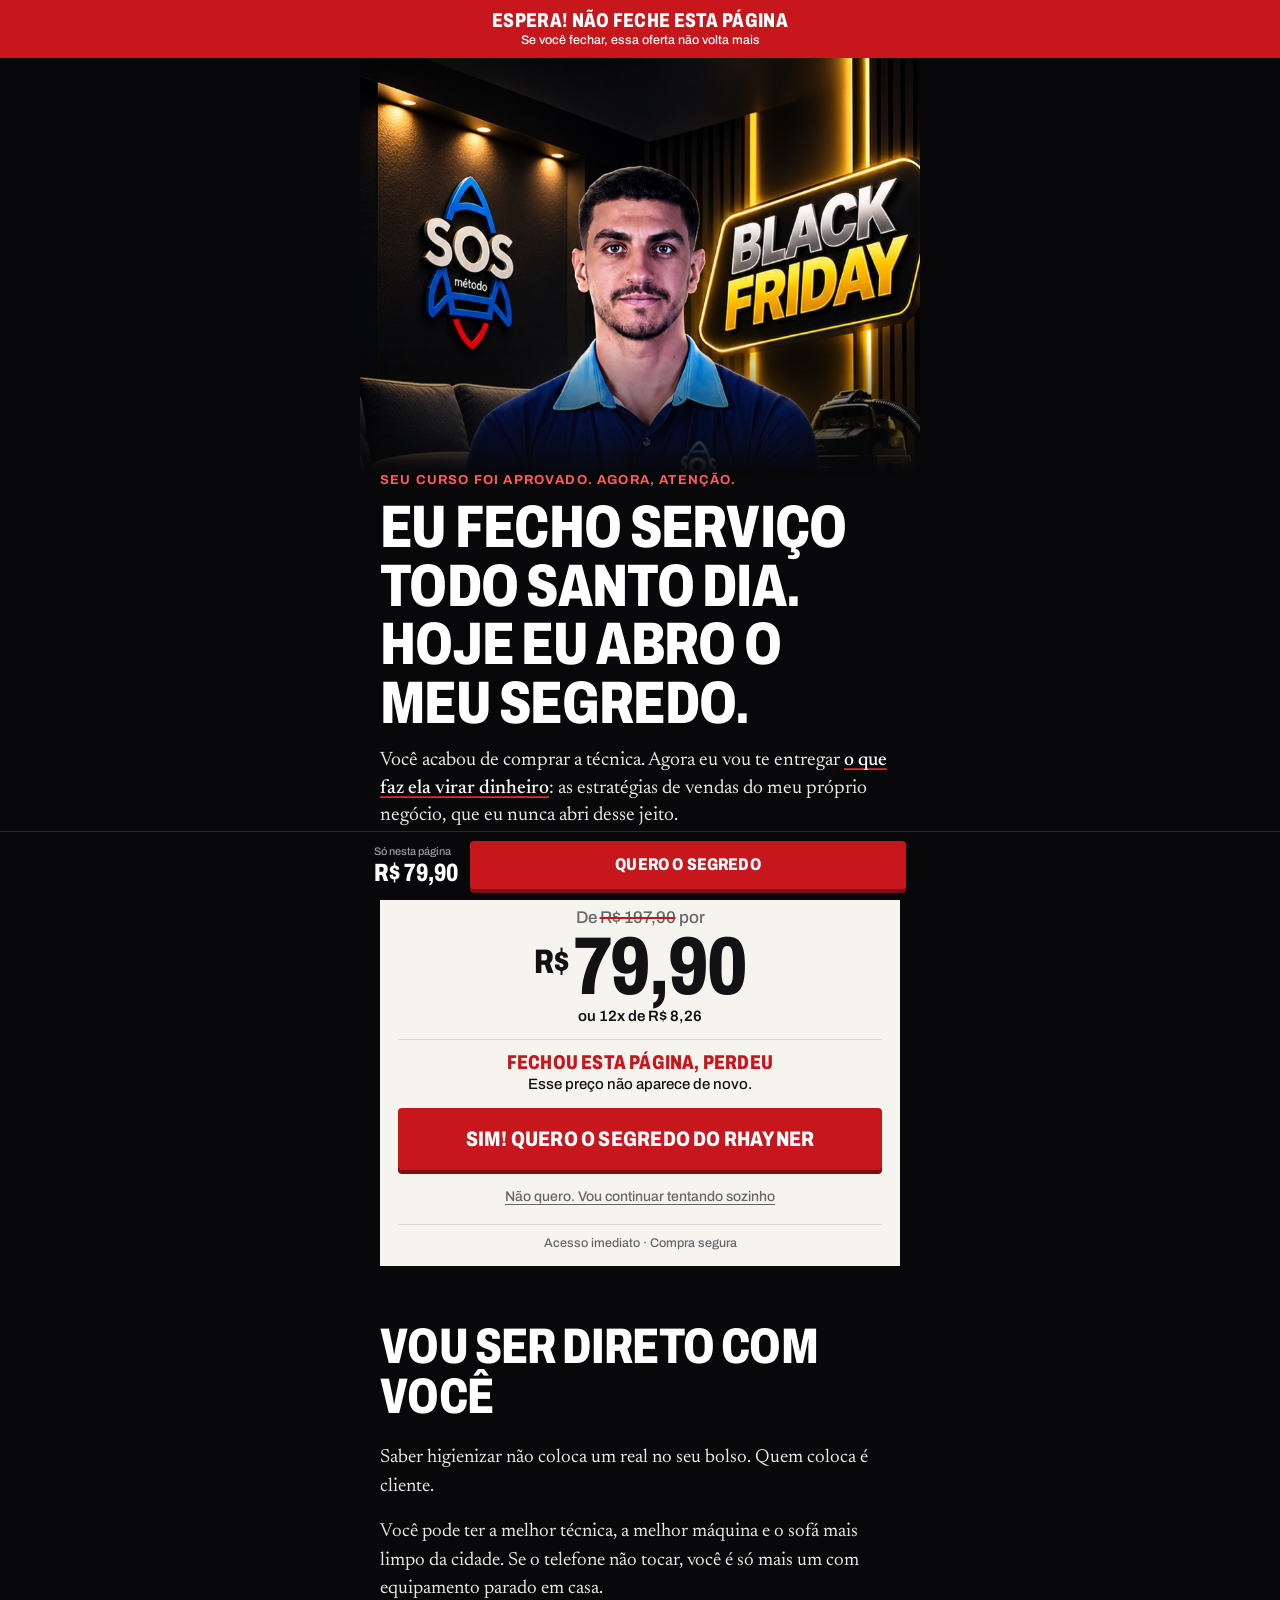
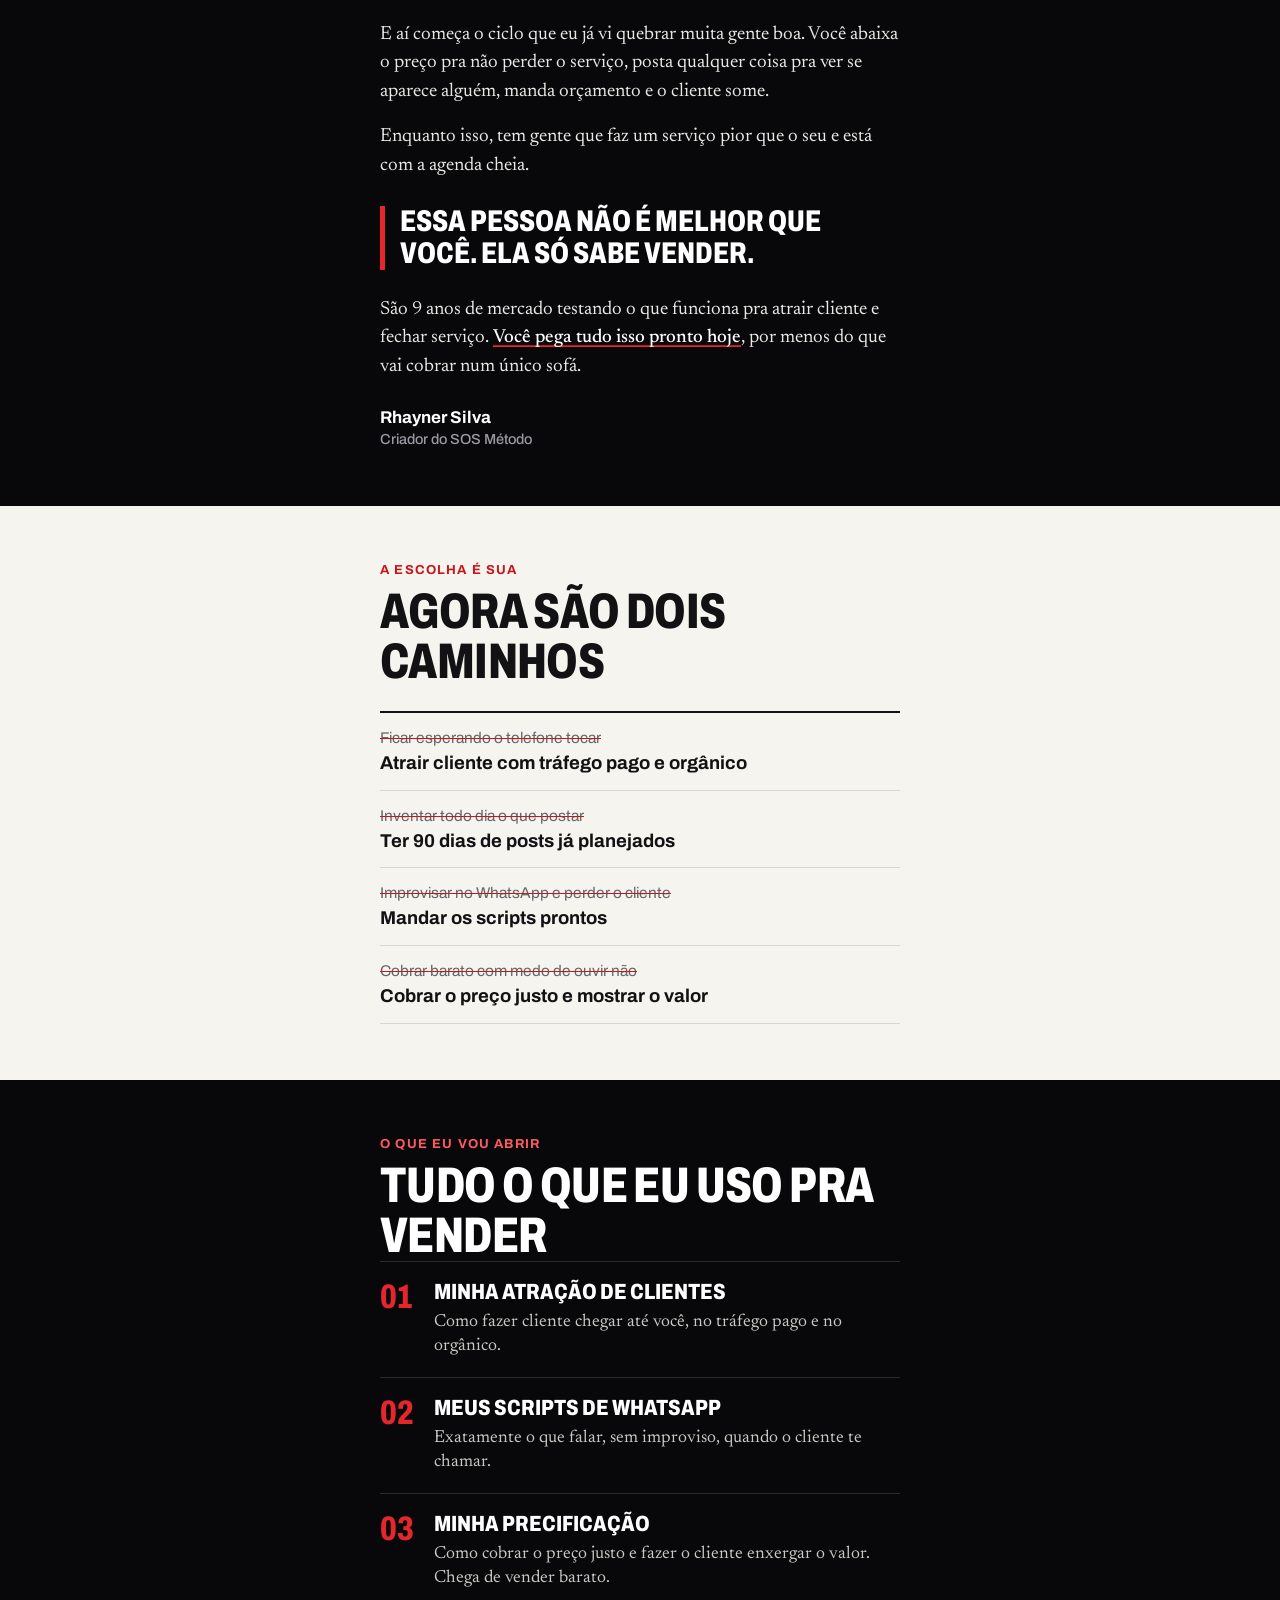
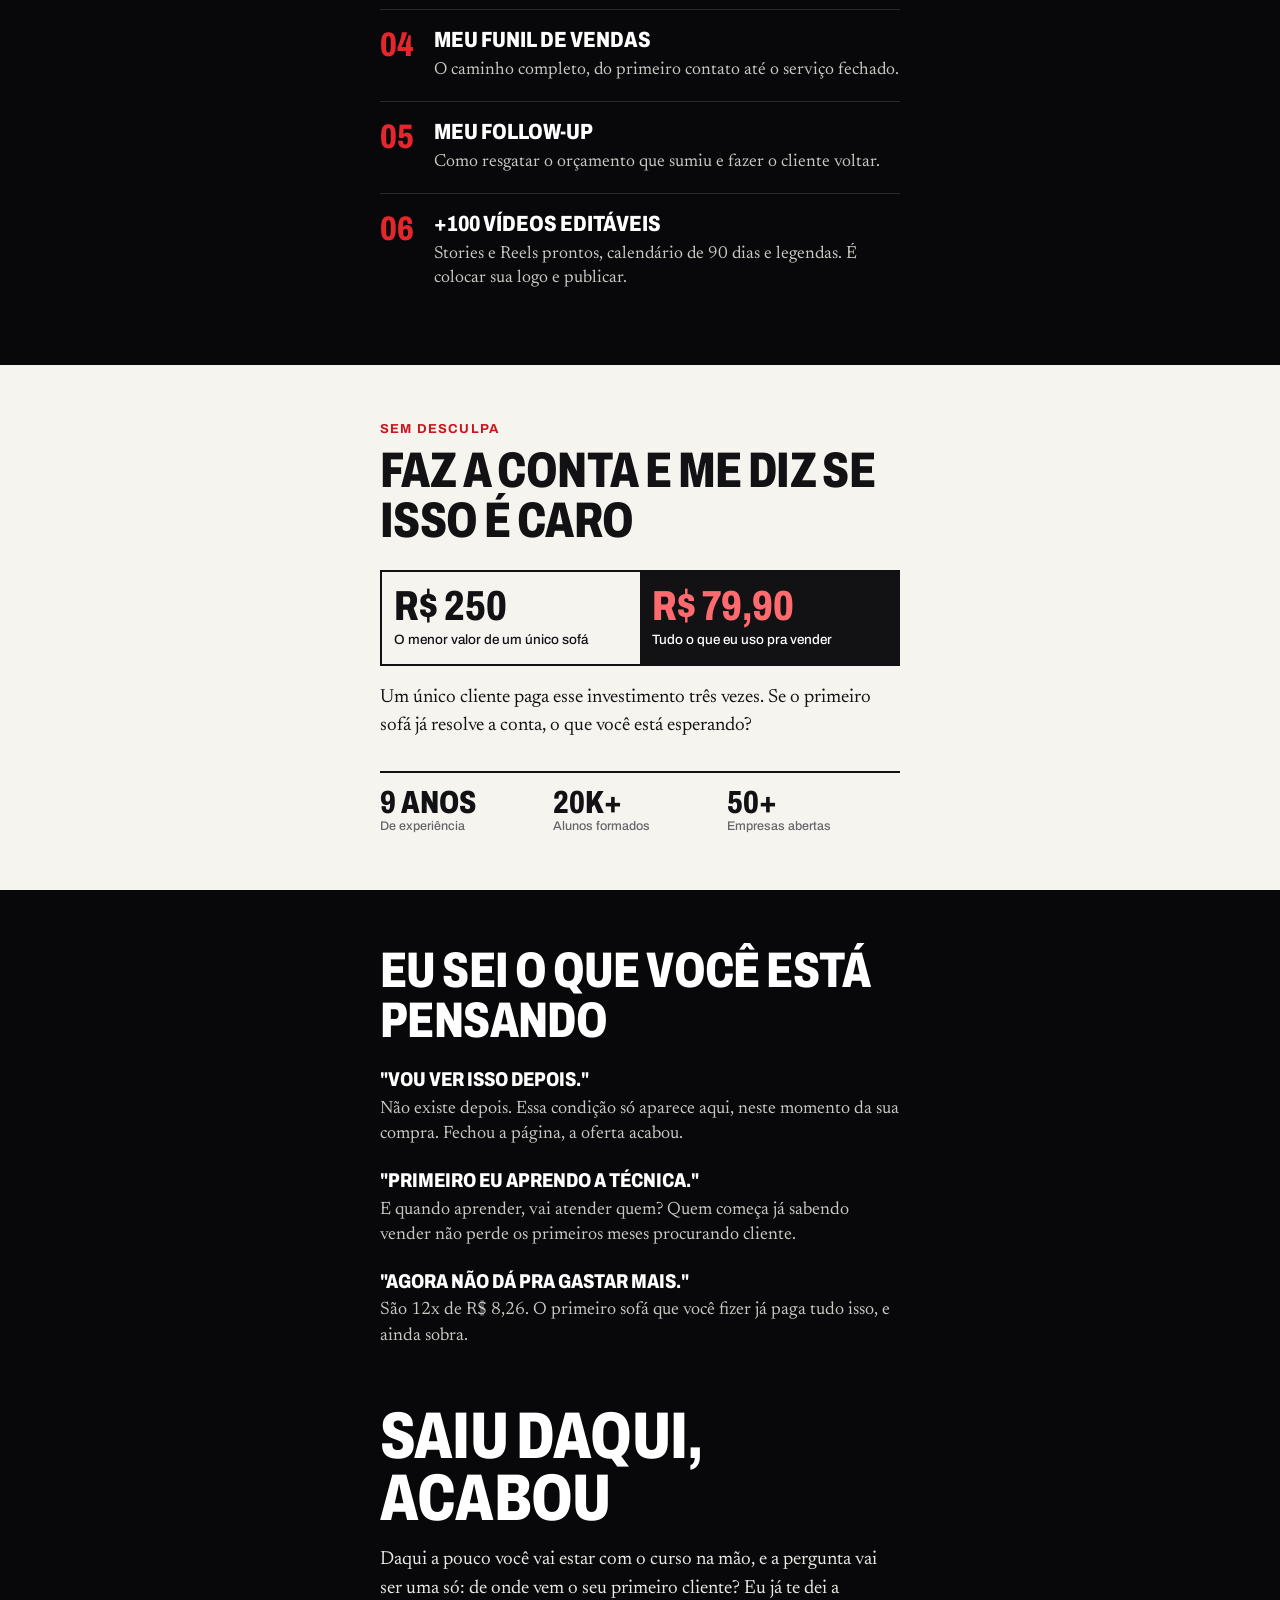
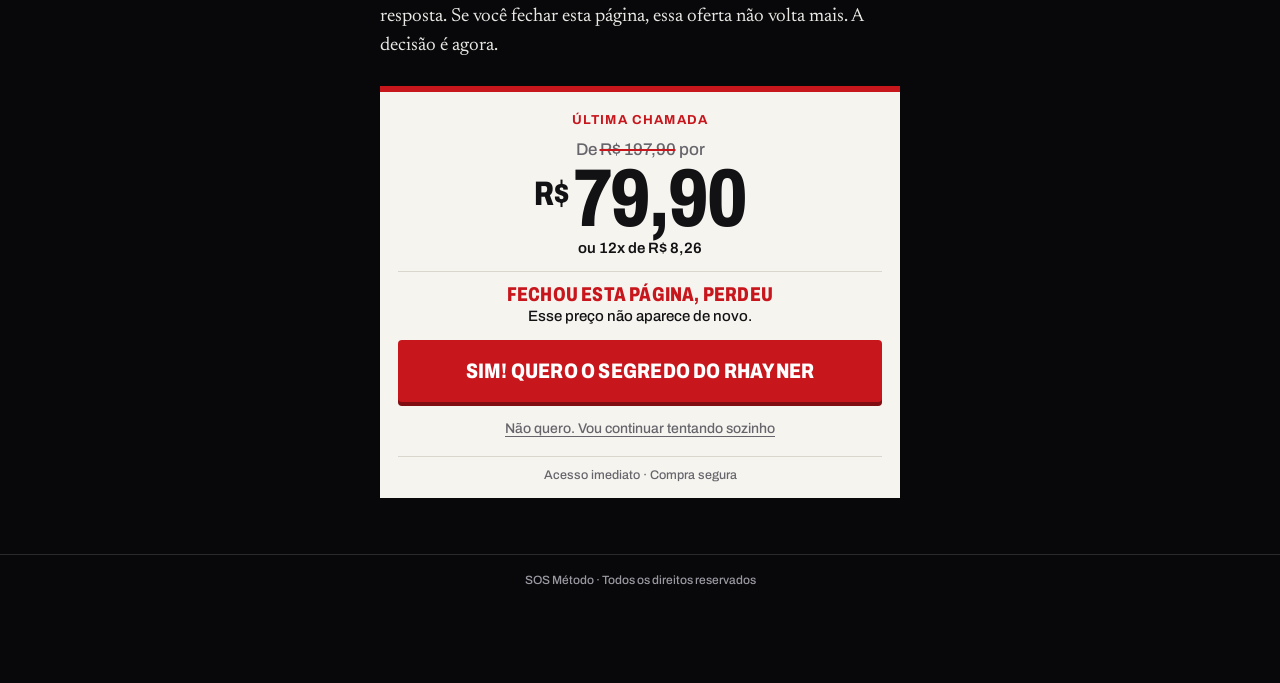
<file: upvenda/index.html>
<!DOCTYPE html>
<html lang="pt-BR">
<head>
<meta charset="UTF-8">
<meta name="viewport" content="width=device-width, initial-scale=1.0, viewport-fit=cover">
<title>Espera! Não feche esta página — SOS Método</title>
<meta name="description" content="Oferta única para quem acabou de entrar no SOS Método: as estratégias de vendas do Rhayner.">
<meta name="robots" content="noindex,nofollow">
<meta name="theme-color" content="#c8161d">
<!-- Meta Pixel Code -->
<script>
!function(f,b,e,v,n,t,s)
{if(f.fbq)return;n=f.fbq=function(){n.callMethod?
n.callMethod.apply(n,arguments):n.queue.push(arguments)};
if(!f._fbq)f._fbq=n;n.push=n;n.loaded=!0;n.version='2.0';
n.queue=[];t=b.createElement(e);t.async=!0;
t.src=v;s=b.getElementsByTagName(e)[0];
s.parentNode.insertBefore(t,s)}(window, document,'script',
'https://connect.facebook.net/en_US/fbevents.js');
fbq('init', '424747819483688');
fbq('track', 'PageView');
</script>
<noscript><img height="1" width="1" style="display:none"
src="https://www.facebook.com/tr?id=424747819483688&ev=PageView&noscript=1"
/></noscript>
<!-- End Meta Pixel Code -->
<link rel="preconnect" href="https://fonts.googleapis.com">
<link rel="preconnect" href="https://fonts.gstatic.com" crossorigin>
<link rel="preload" as="image" href="../black/hero-mobile.jpg" fetchpriority="high">
<link rel="stylesheet" href="https://fonts.googleapis.com/css2?family=Archivo:wdth,wght@75..100,500..900&family=Newsreader:opsz,wght@6..72,400;6..72,500&display=swap">
<style>
:root{
  --black:#08080a; --paper:#f6f4ef; --ink:#121214;
  --red:#c8161d; --red-hi:#e5262d;
  --mute:#9a9aa2; --rule:#2a2a2e; --rule-paper:#d9d6ce; --mute-paper:#66656b;
  --sans:Archivo,'Arial Narrow',Arial,sans-serif; --serif:Newsreader,Georgia,serif;
  --safe:env(safe-area-inset-bottom,0px);
}
*{box-sizing:border-box;margin:0;padding:0}
html{-webkit-text-size-adjust:100%;background:var(--black)}
body{background:var(--black);color:#e9e8e4;font:400 19px/1.5 var(--serif);overflow-x:hidden;padding-bottom:calc(76px + var(--safe))}
img{display:block;max-width:100%}
.col{max-width:560px;margin:0 auto;padding:0 20px}
h1,h2{font-family:var(--sans);font-stretch:75%;font-weight:800;letter-spacing:-.012em;text-transform:uppercase}
h1{font-size:clamp(39px,11.5vw,60px);line-height:.98;color:#fff}
h2{font-size:clamp(35px,10vw,50px);line-height:1}
.label{font:700 13px/1.25 var(--sans);letter-spacing:.09em;text-transform:uppercase}
section{padding:56px 0}
section.col{padding:56px 20px}

/* Alerta */
.alert{position:sticky;top:0;z-index:30;background:var(--red);color:#fff;text-align:center;padding:10px 14px 9px}
.alert b{display:block;font:800 20px/1.05 var(--sans);font-stretch:75%;letter-spacing:.015em;text-transform:uppercase}
.alert span{display:block;margin-top:2px;font:500 12.5px/1.25 var(--sans)}

/* Topo */
.hero-photo{max-width:560px;margin:0 auto;height:76vw;max-height:430px;overflow:hidden;-webkit-mask-image:linear-gradient(#000 66%,transparent 97%);mask-image:linear-gradient(#000 66%,transparent 97%)}
.hero-photo img{width:100%;height:auto}
.hero-text{margin-top:-3vw;position:relative}
.hero-text .label{color:#ff5a60;margin-bottom:10px}
.lede{margin:14px 0 24px;font-size:19.5px;line-height:1.42}
.lede strong,.letter strong{font-weight:500;color:#fff;box-shadow:inset 0 -.09em 0 var(--red-hi)}
@media (min-width:560px){.hero-text{margin-top:-16px}}

/* Oferta */
.offer{background:var(--paper);color:var(--ink);padding:20px 18px 14px;border-top:6px solid var(--red)}
.offer .label{color:var(--red);text-align:center}
.prices{margin:12px 0 14px;text-align:center}
.was{font:500 17px/1.2 var(--sans);color:var(--mute-paper)}
.was s{text-decoration-color:var(--red);text-decoration-thickness:2px}
.price{font:800 82px/.92 var(--sans);font-stretch:75%;letter-spacing:-.02em;white-space:nowrap}
.price small{font-size:34px;letter-spacing:0;margin-right:5px;vertical-align:.62em}
.install{font:600 15px/1.2 var(--sans);margin-top:3px}
.lose{margin-bottom:14px;padding-top:12px;border-top:1px solid var(--rule-paper);color:var(--ink);font:500 15px/1.25 var(--sans);text-align:center}
.lose b{display:block;font:800 20px/1.05 var(--sans);font-stretch:75%;letter-spacing:.01em;text-transform:uppercase;margin-bottom:2px;color:var(--red)}
.buy{display:block;width:100%;min-height:62px;padding:12px;border:0;border-radius:4px;background:var(--red);color:#fff;font:800 21px/1.08 var(--sans);font-stretch:80%;letter-spacing:.01em;text-transform:uppercase;text-align:center;cursor:pointer;box-shadow:0 4px 0 #7f0d12;-webkit-tap-highlight-color:transparent}
.buy:active{transform:translateY(3px);box-shadow:0 1px 0 #7f0d12}
.buy:focus-visible,.skip:focus-visible{outline:3px solid #111;outline-offset:3px}
.skip{display:block;width:100%;margin-top:6px;padding:12px 6px;background:none;border:0;color:var(--mute-paper);font:500 14px/1.3 var(--sans);text-align:center;text-decoration:underline;text-underline-offset:3px;cursor:pointer}
.sure{padding-top:10px;border-top:1px solid var(--rule-paper);margin-top:6px;font:500 12.5px/1.35 var(--sans);text-align:center;color:var(--mute-paper)}

/* Bloco da Kiwify: só visual, com os dois ids pra garantir prioridade sobre o script dela. */
#kiwify-upsell-4ZuOflX #kiwify-upsell-trigger-4ZuOflX{display:block;width:100%;min-height:62px;padding:12px;border:0;border-radius:4px;background:var(--red);color:#fff;font:800 21px/1.08 var(--sans);font-stretch:80%;letter-spacing:.01em;text-transform:uppercase;text-align:center;cursor:pointer;box-shadow:0 4px 0 #7f0d12;-webkit-tap-highlight-color:transparent}
#kiwify-upsell-4ZuOflX #kiwify-upsell-trigger-4ZuOflX:active{transform:translateY(3px);box-shadow:0 1px 0 #7f0d12}
#kiwify-upsell-4ZuOflX #kiwify-upsell-trigger-4ZuOflX:focus-visible{outline:3px solid #111;outline-offset:3px}
#kiwify-upsell-4ZuOflX #kiwify-upsell-cancel-trigger-4ZuOflX{margin-top:6px;padding:12px 6px;color:var(--mute-paper);font:500 14px/1.3 var(--sans);text-align:center;text-decoration:underline;text-underline-offset:3px;cursor:pointer}

#kiwify-upsell-modal #kiwify-upsell-modal-charge{background-color:var(--red)!important;border-color:var(--red)!important;color:#fff!important}

/* Carta */
.letter h2{color:#fff;margin-bottom:22px}
.letter p+p{margin-top:17px}
.letter .hit{font:800 30px/1.06 var(--sans);font-stretch:75%;text-transform:uppercase;color:#fff;margin:26px 0;padding-left:15px;border-left:5px solid var(--red-hi)}
.sign{margin-top:26px;font:500 14.5px/1.35 var(--sans);color:var(--mute)}
.sign b{display:block;color:#fff;font-size:17px;font-weight:700}

/* Seções claras */
.paper{background:var(--paper);color:var(--ink)}
.paper .label{color:var(--red);margin-bottom:9px}
.ways{margin-top:24px;border-top:2px solid var(--ink)}
.way{padding:15px 0;border-bottom:1px solid var(--rule-paper);font-family:var(--sans)}
.way del{display:block;font-size:15.5px;line-height:1.3;color:var(--mute-paper);text-decoration-color:var(--red);text-decoration-thickness:1px}
.way b{display:block;margin-top:4px;font-size:18.5px;line-height:1.22;font-weight:700}

/* Arquivos */
.files h2{color:#fff}
.files .label{color:#ff5a60;margin-bottom:9px}
.file{display:grid;grid-template-columns:50px 1fr;gap:4px;padding:19px 0;border-top:1px solid var(--rule)}
.file:first-of-type{margin-top:24px}
.file i{font:800 34px/.95 var(--sans);font-stretch:75%;color:var(--red-hi);font-style:normal}
.file h3{font:800 22px/1.08 var(--sans);font-stretch:80%;text-transform:uppercase;color:#fff}
.file p{margin-top:5px;font-size:17.5px;line-height:1.38;color:#c9c8c3}

/* Conta */
.math{margin-top:24px;display:grid;grid-template-columns:1fr 1fr;border:2px solid var(--ink)}
.math div{padding:15px 12px;font:500 13.5px/1.25 var(--sans)}
.math div+div{background:var(--ink);color:#fff}
.math b{display:block;margin-bottom:5px;font:800 42px/.95 var(--sans);font-stretch:75%;white-space:nowrap}
.math div+div b{color:#ff6a6f}
.after{margin-top:18px}
.nums{display:grid;grid-template-columns:repeat(3,1fr);margin-top:30px;border-top:2px solid var(--ink);padding-top:14px;font:500 12.5px/1.25 var(--sans);color:var(--mute-paper)}
.nums b{display:block;font:800 32px/1 var(--sans);font-stretch:75%;color:var(--ink);text-transform:uppercase}

/* Objeções */
.obj h2{color:#fff;margin-bottom:8px}
.obj dt{margin-top:22px;font:800 20px/1.12 var(--sans);font-stretch:80%;text-transform:uppercase;color:#fff}
.obj dd{margin-top:6px;font-size:18px;line-height:1.4;color:#c9c8c3}

/* Fechamento */
section.col.last{padding-top:0}
.last h2{color:#fff;font-size:clamp(46px,14vw,66px);line-height:.95}
.last p{margin:16px 0 26px}

footer{border-top:1px solid var(--rule);padding:18px 20px;text-align:center;font:500 12px/1.3 var(--sans);color:var(--mute)}

/* Notificação no canto */
.toast{position:fixed;top:66px;right:10px;z-index:25;display:flex;align-items:center;gap:9px;max-width:230px;padding:9px 6px 9px 11px;background:rgba(24,24,27,.96);border:1px solid #3a3a40;border-radius:10px;box-shadow:0 6px 20px rgba(0,0,0,.45);font:500 12.5px/1.25 var(--sans);color:#c9c8c3;opacity:0;transform:translateX(16px);pointer-events:none;transition:opacity .3s ease-out,transform .3s ease-out}
.toast.on{opacity:1;transform:none;pointer-events:auto}
.toast i{flex:none;width:9px;height:9px;border-radius:50%;background:#f5b63a;animation:aviso 1.6s ease-in-out infinite}
@keyframes aviso{50%{opacity:.25}}
.toast b{display:block;color:#fff;font-weight:700;font-size:13.5px}
.toast button{flex:none;width:30px;height:30px;background:none;border:0;color:var(--mute);font:500 18px/1 var(--sans);cursor:pointer}

/* Barra fixa */
.sticky{position:fixed;left:0;right:0;bottom:0;z-index:20;background:var(--black);border-top:1px solid var(--rule);padding:9px 14px calc(11px + var(--safe));transition:transform .2s ease-out;transform:translateY(120%)}
.sticky.on{transform:none}
.sticky div{max-width:532px;margin:0 auto;display:flex;align-items:center;gap:12px}
.sticky p{flex:none;font:500 11px/1.1 var(--sans);color:var(--mute)}
.sticky p b{display:block;margin-top:2px;font:800 25px/1 var(--sans);font-stretch:75%;color:#fff;white-space:nowrap}
.sticky .buy{flex:1;min-height:48px;padding:7px 8px;font-size:17px}
@media (prefers-reduced-motion:reduce){.sticky{transition:none}.toast{transition:none}.toast i{animation:none}}
</style>
</head>
<body>

<div class="alert" role="status">
  <b>Espera! Não feche esta página</b>
  <span>Se você fechar, essa oferta não volta mais</span>
</div>

<main>
  <div class="hero-photo"><img src="../black/hero-mobile.jpg" alt="Rhayner Silva, criador do SOS Método" width="820" height="1456" fetchpriority="high"></div>

  <div class="col hero-text">
    <div class="label">Seu curso foi aprovado. Agora, atenção.</div>
    <h1>Eu fecho serviço todo santo dia. Hoje eu abro o meu segredo.</h1>
    <p class="lede">Você acabou de comprar a técnica. Agora eu vou te entregar <strong>o que faz ela virar dinheiro</strong>: as estratégias de vendas do meu próprio negócio, que eu nunca abri desse jeito.</p>

    <div class="offer" id="oferta">
      <div class="label">Oferta única · só nesta página</div>
      <div class="prices">
        <div class="was">De <s>R$ 197,90</s> por</div>
        <div class="price"><small>R$</small>79,90</div>
        <div class="install">ou 12x de R$ 8,26</div>
      </div>
      <div class="lose"><b>Fechou esta página, perdeu</b>Esse preço não aparece de novo.</div>
      <!-- Bloco one-click da Kiwify, mesmo script da página antiga: o clique abre a janela de parcelas. O visual vem do CSS "Bloco da Kiwify". -->
      <div id="kiwify-upsell-4ZuOflX" data-upsell-url="https://sosmetodo.com.br/obrigado-2/" data-downsell-url="https://sosmetodo.com.br/obrigado-2/" style="--kiwify-upsell-accept-bg:#2563eb;--kiwify-upsell-accept-color:#FFFFFF">
          <button id="kiwify-upsell-trigger-4ZuOflX">Sim! Quero o segredo do Rhayner</button>
          <div id="kiwify-upsell-cancel-trigger-4ZuOflX">Não quero. Vou continuar tentando sozinho</div>
        </div><script src="https://snippets.kiwify.com/upsell/upsell.min.js"></script>
      <div class="sure">Acesso imediato · Compra segura</div>
    </div>
  </div>

  <section class="col letter">
    <h2>Vou ser direto com você</h2>
    <p>Saber higienizar não coloca um real no seu bolso. Quem coloca é cliente.</p>
    <p>Você pode ter a melhor técnica, a melhor máquina e o sofá mais limpo da cidade. Se o telefone não tocar, você é só mais um com equipamento parado em casa.</p>
    <p>E aí começa o ciclo que eu já vi quebrar muita gente boa. Você abaixa o preço pra não perder o serviço, posta qualquer coisa pra ver se aparece alguém, manda orçamento e o cliente some.</p>
    <p>Enquanto isso, tem gente que faz um serviço pior que o seu e está com a agenda cheia.</p>
    <p class="hit">Essa pessoa não é melhor que você. Ela só sabe vender.</p>
    <p>São 9 anos de mercado testando o que funciona pra atrair cliente e fechar serviço. <strong>Você pega tudo isso pronto hoje</strong>, por menos do que vai cobrar num único sofá.</p>
    <div class="sign"><b>Rhayner Silva</b>Criador do SOS Método</div>
  </section>

  <section class="paper">
    <div class="col">
      <div class="label">A escolha é sua</div>
      <h2>Agora são dois caminhos</h2>
      <div class="ways">
        <div class="way"><del>Ficar esperando o telefone tocar</del><b>Atrair cliente com tráfego pago e orgânico</b></div>
        <div class="way"><del>Inventar todo dia o que postar</del><b>Ter 90 dias de posts já planejados</b></div>
        <div class="way"><del>Improvisar no WhatsApp e perder o cliente</del><b>Mandar os scripts prontos</b></div>
        <div class="way"><del>Cobrar barato com medo de ouvir não</del><b>Cobrar o preço justo e mostrar o valor</b></div>
      </div>
    </div>
  </section>

  <section class="col files">
    <div class="label">O que eu vou abrir</div>
    <h2>Tudo o que eu uso pra vender</h2>
    <div class="file"><i>01</i><div><h3>Minha atração de clientes</h3><p>Como fazer cliente chegar até você, no tráfego pago e no orgânico.</p></div></div>
    <div class="file"><i>02</i><div><h3>Meus scripts de WhatsApp</h3><p>Exatamente o que falar, sem improviso, quando o cliente te chamar.</p></div></div>
    <div class="file"><i>03</i><div><h3>Minha precificação</h3><p>Como cobrar o preço justo e fazer o cliente enxergar o valor. Chega de vender barato.</p></div></div>
    <div class="file"><i>04</i><div><h3>Meu funil de vendas</h3><p>O caminho completo, do primeiro contato até o serviço fechado.</p></div></div>
    <div class="file"><i>05</i><div><h3>Meu follow-up</h3><p>Como resgatar o orçamento que sumiu e fazer o cliente voltar.</p></div></div>
    <div class="file"><i>06</i><div><h3>+100 vídeos editáveis</h3><p>Stories e Reels prontos, calendário de 90 dias e legendas. É colocar sua logo e publicar.</p></div></div>
  </section>

  <section class="paper">
    <div class="col">
      <div class="label">Sem desculpa</div>
      <h2>Faz a conta e me diz se isso é caro</h2>
      <div class="math">
        <div><b>R$ 250</b>O menor valor de um único sofá</div>
        <div><b>R$ 79,90</b>Tudo o que eu uso pra vender</div>
      </div>
      <p class="after">Um único cliente paga esse investimento três vezes. Se o primeiro sofá já resolve a conta, o que você está esperando?</p>
      <div class="nums">
        <div><b>9 anos</b>De experiência</div>
        <div><b>20K+</b>Alunos formados</div>
        <div><b>50+</b>Empresas abertas</div>
      </div>
    </div>
  </section>

  <section class="col obj">
    <h2>Eu sei o que você está pensando</h2>
    <dl>
      <dt>"Vou ver isso depois."</dt>
      <dd>Não existe depois. Essa condição só aparece aqui, neste momento da sua compra. Fechou a página, a oferta acabou.</dd>
      <dt>"Primeiro eu aprendo a técnica."</dt>
      <dd>E quando aprender, vai atender quem? Quem começa já sabendo vender não perde os primeiros meses procurando cliente.</dd>
      <dt>"Agora não dá pra gastar mais."</dt>
      <dd>São 12x de R$ 8,26. O primeiro sofá que você fizer já paga tudo isso, e ainda sobra.</dd>
    </dl>
  </section>

  <section class="col last">
    <h2>Saiu daqui, acabou</h2>
    <p>Daqui a pouco você vai estar com o curso na mão, e a pergunta vai ser uma só: de onde vem o seu primeiro cliente? Eu já te dei a resposta. Se você fechar esta página, essa oferta não volta mais. A decisão é agora.</p>
    <div class="offer" id="fim">
      <div class="label">Última chamada</div>
      <div class="prices">
        <div class="was">De <s>R$ 197,90</s> por</div>
        <div class="price"><small>R$</small>79,90</div>
        <div class="install">ou 12x de R$ 8,26</div>
      </div>
      <div class="lose"><b>Fechou esta página, perdeu</b>Esse preço não aparece de novo.</div>
      <button class="buy" type="button" data-buy>Sim! Quero o segredo do Rhayner</button>
      <button class="skip" type="button" data-skip>Não quero. Vou continuar tentando sozinho</button>
      <div class="sure">Acesso imediato · Compra segura</div>
    </div>
  </section>
</main>

<footer>SOS Método · Todos os direitos reservados</footer>

<div class="toast" id="toast" role="status">
  <i></i>
  <div><b>Atenção</b>Não feche esta página</div>
  <button type="button" id="toast-x" aria-label="Fechar aviso">×</button>
</div>

<div class="sticky" id="sticky">
  <div>
    <p>Só nesta página<b>R$ 79,90</b></p>
    <button class="buy" type="button" data-buy>Quero o segredo</button>
  </div>
</div>

<script>
/* Igual à página antiga: os outros botões clicam no botão real da Kiwify, que abre a janela de parcelas */
document.querySelectorAll('[data-buy]').forEach(function(b){
  b.addEventListener('click', function(){ document.getElementById('kiwify-upsell-trigger-4ZuOflX').click(); });
});
document.querySelectorAll('[data-skip]').forEach(function(b){
  b.addEventListener('click', function(){ document.getElementById('kiwify-upsell-cancel-trigger-4ZuOflX').click(); });
});

/* Barra fixa: aparece sempre que nenhuma das duas ofertas está na tela */
(function(){
  var bar = document.getElementById('sticky');
  if(!('IntersectionObserver' in window)){ bar.classList.add('on'); return; }
  var vis = {};
  var io = new IntersectionObserver(function(es){
    es.forEach(function(e){ vis[e.target.id] = e.isIntersecting; });
    bar.classList.toggle('on', !vis.oferta && !vis.fim);
  },{threshold:.35});
  io.observe(document.getElementById('oferta'));
  io.observe(document.getElementById('fim'));
})();

/* Notificação: aparece 6s, some por 25s e volta, até a pessoa fechar */
(function(){
  var t = document.getElementById('toast'), timer;
  function mostrar(){
    t.classList.add('on');
    timer = setTimeout(function(){
      t.classList.remove('on');
      timer = setTimeout(mostrar, 25000);
    }, 6000);
  }
  timer = setTimeout(mostrar, 2500);
  document.getElementById('toast-x').addEventListener('click', function(){
    clearTimeout(timer);
    t.classList.remove('on');
  });
})();
</script>
</body>
</html>
</file>
